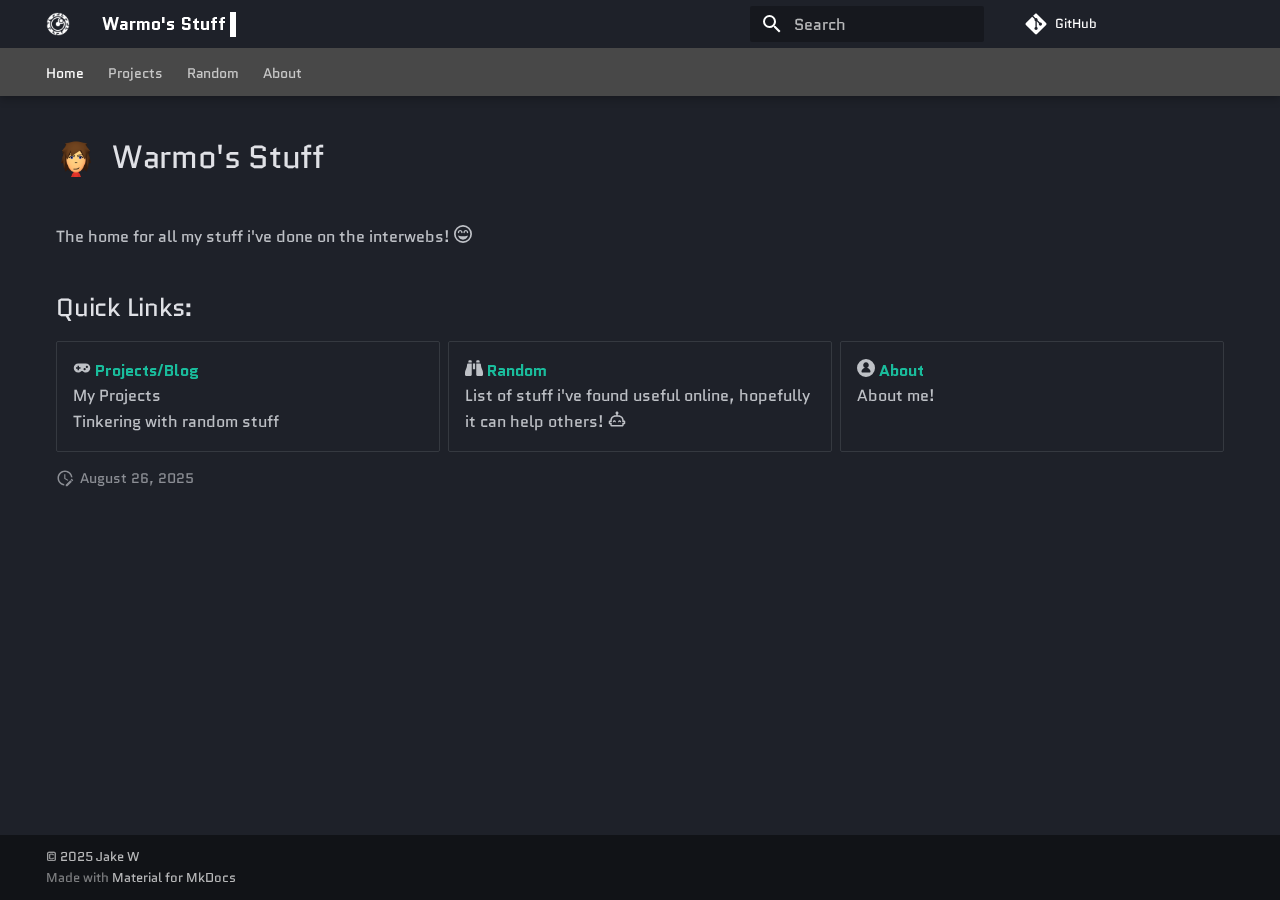
<file: index.html>
<!doctype html>
<html lang="en" class="no-js">
  <head>
    
      <meta charset="utf-8">
      <meta name="viewport" content="width=device-width,initial-scale=1">
      
        <meta name="description" content="All of my random projects!">
      
      
      
        <link rel="canonical" href="http://warmolabs.tf/">
      
      
      
        <link rel="next" href="random/">
      
      
      <link rel="icon" href="images/icons/maze-cornea-t.png">
      <meta name="generator" content="mkdocs-1.6.1, mkdocs-material-9.6.19">
    
    

      
        <title>Home - Warmo's Stuff</title>
      
    
<link rel="apple-touch-icon" href="/images/icons/maze-cornea-180.png" sizes="180x180">

    
      <link rel="stylesheet" href="assets/stylesheets/main.7e37652d.min.css">
      
        
        <link rel="stylesheet" href="assets/stylesheets/palette.06af60db.min.css">
      
      


    
    
      
    
    
      
        
        
        <link rel="preconnect" href="https://fonts.gstatic.com" crossorigin>
        <link rel="stylesheet" href="https://fonts.googleapis.com/css?family=Quantico:300,300i,400,400i,700,700i%7CRoboto+Mono:400,400i,700,700i&display=fallback">
        <style>:root{--md-text-font:"Quantico";--md-code-font:"Roboto Mono"}</style>
      
    
    
      <link rel="stylesheet" href="stylesheets/extra.css">
    
    <script>__md_scope=new URL(".",location),__md_hash=e=>[...e].reduce(((e,_)=>(e<<5)-e+_.charCodeAt(0)),0),__md_get=(e,_=localStorage,t=__md_scope)=>JSON.parse(_.getItem(t.pathname+"."+e)),__md_set=(e,_,t=localStorage,a=__md_scope)=>{try{t.setItem(a.pathname+"."+e,JSON.stringify(_))}catch(e){}}</script>
    
      
  


  
  

<script id="__analytics">function __md_analytics(){function e(){dataLayer.push(arguments)}window.dataLayer=window.dataLayer||[],e("js",new Date),e("config","G-PPVP3M5SH8"),document.addEventListener("DOMContentLoaded",(function(){document.forms.search&&document.forms.search.query.addEventListener("blur",(function(){this.value&&e("event","search",{search_term:this.value})}));document$.subscribe((function(){var t=document.forms.feedback;if(void 0!==t)for(var a of t.querySelectorAll("[type=submit]"))a.addEventListener("click",(function(a){a.preventDefault();var n=document.location.pathname,d=this.getAttribute("data-md-value");e("event","feedback",{page:n,data:d}),t.firstElementChild.disabled=!0;var r=t.querySelector(".md-feedback__note [data-md-value='"+d+"']");r&&(r.hidden=!1)})),t.hidden=!1})),location$.subscribe((function(t){e("config","G-PPVP3M5SH8",{page_path:t.pathname})}))}));var t=document.createElement("script");t.async=!0,t.src="https://www.googletagmanager.com/gtag/js?id=G-PPVP3M5SH8",document.getElementById("__analytics").insertAdjacentElement("afterEnd",t)}</script>
  
    <script>"undefined"!=typeof __md_analytics&&__md_analytics()</script>
  

    
    
      
        <meta  property="og:type"  content="website" >
      
        <meta  property="og:title"  content="Warmo's Stuff" >
      
        <meta  property="og:description"  content="All of my random projects!" >
      
        <meta  property="og:image"  content="http://warmolabs.tf/assets/images/social/index.png" >
      
        <meta  property="og:image:type"  content="image/png" >
      
        <meta  property="og:image:width"  content="1200" >
      
        <meta  property="og:image:height"  content="630" >
      
        <meta  property="og:url"  content="http://warmolabs.tf/" >
      
        <meta  name="twitter:card"  content="summary_large_image" >
      
        <meta  name="twitter:title"  content="Warmo's Stuff" >
      
        <meta  name="twitter:description"  content="All of my random projects!" >
      
        <meta  name="twitter:image"  content="http://warmolabs.tf/assets/images/social/index.png" >
      
    
    
  </head>
  
  
    
    
    
    
    
    <body dir="ltr" data-md-color-scheme="slate" data-md-color-primary="custom" data-md-color-accent="orange">
  
    
    <input class="md-toggle" data-md-toggle="drawer" type="checkbox" id="__drawer" autocomplete="off">
    <input class="md-toggle" data-md-toggle="search" type="checkbox" id="__search" autocomplete="off">
    <label class="md-overlay" for="__drawer"></label>
    <div data-md-component="skip">
      
        
        <a href="#warmos-stuff" class="md-skip">
          Skip to content
        </a>
      
    </div>
    <div data-md-component="announce">
      
    </div>
    
    
      

  

<header class="md-header md-header--shadow md-header--lifted" data-md-component="header">
  <nav class="md-header__inner md-grid" aria-label="Header">
    <a href="." title="Warmo&#39;s Stuff" class="md-header__button md-logo" aria-label="Warmo's Stuff" data-md-component="logo">
      
  <img src="images/icons/maze-cornea.png" alt="logo">

    </a>
    <label class="md-header__button md-icon" for="__drawer">
      
      <svg xmlns="http://www.w3.org/2000/svg" viewBox="0 0 24 24"><path d="M3 6h18v2H3zm0 5h18v2H3zm0 5h18v2H3z"/></svg>
    </label>
    <div class="md-header__title" data-md-component="header-title">
      <div class="md-header__ellipsis">
        <div class="md-header__topic">
          <span class="md-ellipsis">
            Warmo's Stuff
          </span>
        </div>
        <div class="md-header__topic" data-md-component="header-topic">
          <span class="md-ellipsis">
            
              Home
            
          </span>
        </div>
      </div>
    </div>
    
      
    
    
    
    
      
      
        <label class="md-header__button md-icon" for="__search">
          
          <svg xmlns="http://www.w3.org/2000/svg" viewBox="0 0 24 24"><path d="M9.5 3A6.5 6.5 0 0 1 16 9.5c0 1.61-.59 3.09-1.56 4.23l.27.27h.79l5 5-1.5 1.5-5-5v-.79l-.27-.27A6.52 6.52 0 0 1 9.5 16 6.5 6.5 0 0 1 3 9.5 6.5 6.5 0 0 1 9.5 3m0 2C7 5 5 7 5 9.5S7 14 9.5 14 14 12 14 9.5 12 5 9.5 5"/></svg>
        </label>
        <div class="md-search" data-md-component="search" role="dialog">
  <label class="md-search__overlay" for="__search"></label>
  <div class="md-search__inner" role="search">
    <form class="md-search__form" name="search">
      <input type="text" class="md-search__input" name="query" aria-label="Search" placeholder="Search" autocapitalize="off" autocorrect="off" autocomplete="off" spellcheck="false" data-md-component="search-query" required>
      <label class="md-search__icon md-icon" for="__search">
        
        <svg xmlns="http://www.w3.org/2000/svg" viewBox="0 0 24 24"><path d="M9.5 3A6.5 6.5 0 0 1 16 9.5c0 1.61-.59 3.09-1.56 4.23l.27.27h.79l5 5-1.5 1.5-5-5v-.79l-.27-.27A6.52 6.52 0 0 1 9.5 16 6.5 6.5 0 0 1 3 9.5 6.5 6.5 0 0 1 9.5 3m0 2C7 5 5 7 5 9.5S7 14 9.5 14 14 12 14 9.5 12 5 9.5 5"/></svg>
        
        <svg xmlns="http://www.w3.org/2000/svg" viewBox="0 0 24 24"><path d="M20 11v2H8l5.5 5.5-1.42 1.42L4.16 12l7.92-7.92L13.5 5.5 8 11z"/></svg>
      </label>
      <nav class="md-search__options" aria-label="Search">
        
        <button type="reset" class="md-search__icon md-icon" title="Clear" aria-label="Clear" tabindex="-1">
          
          <svg xmlns="http://www.w3.org/2000/svg" viewBox="0 0 24 24"><path d="M19 6.41 17.59 5 12 10.59 6.41 5 5 6.41 10.59 12 5 17.59 6.41 19 12 13.41 17.59 19 19 17.59 13.41 12z"/></svg>
        </button>
      </nav>
      
    </form>
    <div class="md-search__output">
      <div class="md-search__scrollwrap" tabindex="0" data-md-scrollfix>
        <div class="md-search-result" data-md-component="search-result">
          <div class="md-search-result__meta">
            Initializing search
          </div>
          <ol class="md-search-result__list" role="presentation"></ol>
        </div>
      </div>
    </div>
  </div>
</div>
      
    
    
      <div class="md-header__source">
        <a href="https://github.com/Warmo/warmo.github.io" title="Go to repository" class="md-source" data-md-component="source">
  <div class="md-source__icon md-icon">
    
    <svg xmlns="http://www.w3.org/2000/svg" viewBox="0 0 448 512"><!--! Font Awesome Free 7.0.0 by @fontawesome - https://fontawesome.com License - https://fontawesome.com/license/free (Icons: CC BY 4.0, Fonts: SIL OFL 1.1, Code: MIT License) Copyright 2025 Fonticons, Inc.--><path fill="currentColor" d="M439.6 236.1 244 40.5c-5.4-5.5-12.8-8.5-20.4-8.5s-15 3-20.4 8.4L162.5 81l51.5 51.5c27.1-9.1 52.7 16.8 43.4 43.7l49.7 49.7c34.2-11.8 61.2 31 35.5 56.7-26.5 26.5-70.2-2.9-56-37.3L240.3 199v121.9c25.3 12.5 22.3 41.8 9.1 55-6.4 6.4-15.2 10.1-24.3 10.1s-17.8-3.6-24.3-10.1c-17.6-17.6-11.1-46.9 11.2-56v-123c-20.8-8.5-24.6-30.7-18.6-45L142.6 101 8.5 235.1C3 240.6 0 247.9 0 255.5s3 15 8.5 20.4l195.6 195.7c5.4 5.4 12.7 8.4 20.4 8.4s15-3 20.4-8.4l194.7-194.7c5.4-5.4 8.4-12.8 8.4-20.4s-3-15-8.4-20.4"/></svg>
  </div>
  <div class="md-source__repository">
    GitHub
  </div>
</a>
      </div>
    
  </nav>
  
    
      
<nav class="md-tabs" aria-label="Tabs" data-md-component="tabs">
  <div class="md-grid">
    <ul class="md-tabs__list">
      
        
  
  
  
    
  
  
    <li class="md-tabs__item md-tabs__item--active">
      <a href="." class="md-tabs__link">
        
  
  
    
  
  Home

      </a>
    </li>
  

      
        
  
  
  
  
    <li class="md-tabs__item">
      <a href="work/" class="md-tabs__link">
        
  
  
    
  
  Projects

      </a>
    </li>
  

      
        
  
  
  
  
    <li class="md-tabs__item">
      <a href="random/" class="md-tabs__link">
        
  
  
    
  
  Random

      </a>
    </li>
  

      
        
  
  
  
  
    <li class="md-tabs__item">
      <a href="about/" class="md-tabs__link">
        
  
  
    
  
  About

      </a>
    </li>
  

      
    </ul>
  </div>
</nav>
    
  
</header>
    
    <div class="md-container" data-md-component="container">
      
      
        
      
      <main class="md-main" data-md-component="main">
        <div class="md-main__inner md-grid">
          
            
              
                
              
              <div class="md-sidebar md-sidebar--primary" data-md-component="sidebar" data-md-type="navigation" hidden>
                <div class="md-sidebar__scrollwrap">
                  <div class="md-sidebar__inner">
                    


  


  

<nav class="md-nav md-nav--primary md-nav--lifted md-nav--integrated" aria-label="Navigation" data-md-level="0">
  <label class="md-nav__title" for="__drawer">
    <a href="." title="Warmo&#39;s Stuff" class="md-nav__button md-logo" aria-label="Warmo's Stuff" data-md-component="logo">
      
  <img src="images/icons/maze-cornea.png" alt="logo">

    </a>
    Warmo's Stuff
  </label>
  
    <div class="md-nav__source">
      <a href="https://github.com/Warmo/warmo.github.io" title="Go to repository" class="md-source" data-md-component="source">
  <div class="md-source__icon md-icon">
    
    <svg xmlns="http://www.w3.org/2000/svg" viewBox="0 0 448 512"><!--! Font Awesome Free 7.0.0 by @fontawesome - https://fontawesome.com License - https://fontawesome.com/license/free (Icons: CC BY 4.0, Fonts: SIL OFL 1.1, Code: MIT License) Copyright 2025 Fonticons, Inc.--><path fill="currentColor" d="M439.6 236.1 244 40.5c-5.4-5.5-12.8-8.5-20.4-8.5s-15 3-20.4 8.4L162.5 81l51.5 51.5c27.1-9.1 52.7 16.8 43.4 43.7l49.7 49.7c34.2-11.8 61.2 31 35.5 56.7-26.5 26.5-70.2-2.9-56-37.3L240.3 199v121.9c25.3 12.5 22.3 41.8 9.1 55-6.4 6.4-15.2 10.1-24.3 10.1s-17.8-3.6-24.3-10.1c-17.6-17.6-11.1-46.9 11.2-56v-123c-20.8-8.5-24.6-30.7-18.6-45L142.6 101 8.5 235.1C3 240.6 0 247.9 0 255.5s3 15 8.5 20.4l195.6 195.7c5.4 5.4 12.7 8.4 20.4 8.4s15-3 20.4-8.4l194.7-194.7c5.4-5.4 8.4-12.8 8.4-20.4s-3-15-8.4-20.4"/></svg>
  </div>
  <div class="md-source__repository">
    GitHub
  </div>
</a>
    </div>
  
  <ul class="md-nav__list" data-md-scrollfix>
    
      
      
  
  
    
  
  
  
    <li class="md-nav__item md-nav__item--active">
      
      <input class="md-nav__toggle md-toggle" type="checkbox" id="__toc">
      
      
        
      
      
        <label class="md-nav__link md-nav__link--active" for="__toc">
          
  
  
  <span class="md-ellipsis">
    Home
    
  </span>
  

          <span class="md-nav__icon md-icon"></span>
        </label>
      
      <a href="." class="md-nav__link md-nav__link--active">
        
  
  
  <span class="md-ellipsis">
    Home
    
  </span>
  

      </a>
      
        

<nav class="md-nav md-nav--secondary" aria-label="Table of contents">
  
  
  
    
  
  
    <label class="md-nav__title" for="__toc">
      <span class="md-nav__icon md-icon"></span>
      Table of contents
    </label>
    <ul class="md-nav__list" data-md-component="toc" data-md-scrollfix>
      
        <li class="md-nav__item">
  <a href="#quick-links" class="md-nav__link">
    <span class="md-ellipsis">
      Quick Links:
    </span>
  </a>
  
</li>
      
    </ul>
  
</nav>
      
    </li>
  

    
      
      
  
  
  
  
    <li class="md-nav__item">
      <a href="work/" class="md-nav__link">
        
  
  
  <span class="md-ellipsis">
    Projects
    
  </span>
  

      </a>
    </li>
  

    
      
      
  
  
  
  
    <li class="md-nav__item">
      <a href="random/" class="md-nav__link">
        
  
  
  <span class="md-ellipsis">
    Random
    
  </span>
  

      </a>
    </li>
  

    
      
      
  
  
  
  
    <li class="md-nav__item">
      <a href="about/" class="md-nav__link">
        
  
  
  <span class="md-ellipsis">
    About
    
  </span>
  

      </a>
    </li>
  

    
  </ul>
</nav>
                  </div>
                </div>
              </div>
            
            
          
          
            <div class="md-content" data-md-component="content">
              <article class="md-content__inner md-typeset">
                
                  
  



  
  


<p><img align="left" alt="Mii" src="images/mii.png" width="40" /></p>
<h1 id="warmos-stuff">Warmo's Stuff</h1>
<p><br>The home for all my stuff i've done on the interwebs!  <span class="twemoji"><svg xmlns="http://www.w3.org/2000/svg" viewBox="0 0 512 512"><!--! Font Awesome Free 7.0.0 by @fontawesome - https://fontawesome.com License - https://fontawesome.com/license/free (Icons: CC BY 4.0, Fonts: SIL OFL 1.1, Code: MIT License) Copyright 2025 Fonticons, Inc.--><path fill="currentColor" d="M464 256a208 208 0 1 0-416 0 208 208 0 1 0 416 0M0 256a256 256 0 1 1 512 0 256 256 0 1 1-512 0m372.2 46.3c11.8-3.6 23.7 6.1 19.6 17.8-19.8 55.9-73.1 96-135.8 96s-116-40-135.8-95.9c-4.1-11.6 7.8-21.4 19.6-17.8 34.7 10.6 74.2 16.5 116.1 16.5 42 0 81.5-6 116.3-16.6M176 180c-15.5 0-28 12.5-28 28v8c0 11-9 20-20 20s-20-9-20-20v-8c0-37.6 30.4-68 68-68s68 30.4 68 68v8c0 11-9 20-20 20s-20-9-20-20v-8c0-15.5-12.5-28-28-28m132 28v8c0 11-9 20-20 20s-20-9-20-20v-8c0-37.6 30.4-68 68-68s68 30.4 68 68v8c0 11-9 20-20 20s-20-9-20-20v-8c0-15.5-12.5-28-28-28s-28 12.5-28 28"/></svg></span></p>
<h2 id="quick-links">Quick Links:</h2>
<div class="grid cards">
<ul>
<li><span class="twemoji"><svg xmlns="http://www.w3.org/2000/svg" viewBox="0 0 24 24"><path d="M7 6h10a6 6 0 0 1 6 6 6 6 0 0 1-6 6c-1.78 0-3.37-.77-4.47-2h-1.06c-1.1 1.23-2.69 2-4.47 2a6 6 0 0 1-6-6 6 6 0 0 1 6-6M6 9v2H4v2h2v2h2v-2h2v-2H8V9zm9.5 3a1.5 1.5 0 0 0-1.5 1.5 1.5 1.5 0 0 0 1.5 1.5 1.5 1.5 0 0 0 1.5-1.5 1.5 1.5 0 0 0-1.5-1.5m3-3a1.5 1.5 0 0 0-1.5 1.5 1.5 1.5 0 0 0 1.5 1.5 1.5 1.5 0 0 0 1.5-1.5A1.5 1.5 0 0 0 18.5 9"/></svg></span> <a href="work/"><strong>Projects/Blog</strong></a><br>
My Projects<br>
Tinkering with random stuff</li>
<li><span class="twemoji"><svg xmlns="http://www.w3.org/2000/svg" viewBox="0 0 512 512"><!--! Font Awesome Free 7.0.0 by @fontawesome - https://fontawesome.com License - https://fontawesome.com/license/free (Icons: CC BY 4.0, Fonts: SIL OFL 1.1, Code: MIT License) Copyright 2025 Fonticons, Inc.--><path fill="currentColor" d="M128 32h32c17.7 0 32 14.3 32 32v32H96V64c0-17.7 14.3-32 32-32m64 96v320c0 17.7-14.3 32-32 32H32c-17.7 0-32-14.3-32-32v-59.1c0-34.6 9.4-68.6 27.2-98.3C40.9 267.8 49.7 242.4 53 216l7.5-60c2-16 15.6-28 31.8-28h99.8zm227.8 0c16.1 0 29.8 12 31.8 28l7.4 60c3.3 26.4 12.1 51.8 25.8 74.6 17.8 29.7 27.2 63.7 27.2 98.3V448c0 17.7-14.3 32-32 32H352c-17.7 0-32-14.3-32-32V128zM320 64c0-17.7 14.3-32 32-32h32c17.7 0 32 14.3 32 32v32h-96zm-32 64v160h-64V128z"/></svg></span> <a href="random/"><strong>Random</strong></a><br>
List of stuff i've found useful online, hopefully it can help others! <span class="twemoji"><svg xmlns="http://www.w3.org/2000/svg" viewBox="0 0 24 24"><path d="M10.5 15.5c0 .37-.1.7-.28 1-.34-.59-.98-1-1.72-1s-1.38.41-1.72 1c-.17-.3-.28-.63-.28-1 0-1.1.9-2 2-2s2 .9 2 2M23 15v3c0 .55-.45 1-1 1h-1v1c0 1.11-.89 2-2 2H5a2 2 0 0 1-2-2v-1H2c-.55 0-1-.45-1-1v-3c0-.55.45-1 1-1h1c0-3.87 3.13-7 7-7h1V5.73c-.6-.34-1-.99-1-1.73 0-1.1.9-2 2-2s2 .9 2 2c0 .74-.4 1.39-1 1.73V7h1c3.87 0 7 3.13 7 7h1c.55 0 1 .45 1 1m-2 1h-2v-2c0-2.76-2.24-5-5-5h-4c-2.76 0-5 2.24-5 5v2H3v1h2v3h14v-3h2zm-5.5-2.5c-1.1 0-2 .9-2 2 0 .37.11.7.28 1 .34-.59.98-1 1.72-1s1.38.41 1.72 1c.18-.3.28-.63.28-1a2 2 0 0 0-2-2"/></svg></span></li>
<li><span class="twemoji"><svg xmlns="http://www.w3.org/2000/svg" viewBox="0 0 16 16"><path d="M8 16A8 8 0 1 1 8 0a8 8 0 0 1 0 16m.847-8.145a2.502 2.502 0 1 0-1.694 0C5.471 8.261 4 9.775 4 11c0 .395.145.995 1 .995h6c.855 0 1-.6 1-.995 0-1.224-1.47-2.74-3.153-3.145"/></svg></span> <a href="about/"><strong>About</strong></a><br>
About me!</li>
</ul>
</div>







  
    
  
  


  <aside class="md-source-file">
    
      
  <span class="md-source-file__fact">
    <span class="md-icon" title="Last update">
      <svg xmlns="http://www.w3.org/2000/svg" viewBox="0 0 24 24"><path d="M21 13.1c-.1 0-.3.1-.4.2l-1 1 2.1 2.1 1-1c.2-.2.2-.6 0-.8l-1.3-1.3c-.1-.1-.2-.2-.4-.2m-1.9 1.8-6.1 6V23h2.1l6.1-6.1zM12.5 7v5.2l4 2.4-1 1L11 13V7zM11 21.9c-5.1-.5-9-4.8-9-9.9C2 6.5 6.5 2 12 2c5.3 0 9.6 4.1 10 9.3-.3-.1-.6-.2-1-.2s-.7.1-1 .2C19.6 7.2 16.2 4 12 4c-4.4 0-8 3.6-8 8 0 4.1 3.1 7.5 7.1 7.9l-.1.2z"/></svg>
    </span>
    <span class="git-revision-date-localized-plugin git-revision-date-localized-plugin-date" title="August 26, 2025 09:54:04 UTC">August 26, 2025</span>
  </span>

    
    
    
    
  </aside>


  


  



                
              </article>
            </div>
          
          
<script>var target=document.getElementById(location.hash.slice(1));target&&target.name&&(target.checked=target.name.startsWith("__tabbed_"))</script>
        </div>
        
      </main>
      
        <footer class="md-footer">
  
  <div class="md-footer-meta md-typeset">
    <div class="md-footer-meta__inner md-grid">
      <div class="md-copyright">
  
    <div class="md-copyright__highlight">
      &copy; 2025 <a href="https://github.com/Warmo"  target="_blank" rel="noopener">Jake W</a>

    </div>
  
  
    Made with
    <a href="https://squidfunk.github.io/mkdocs-material/" target="_blank" rel="noopener">
      Material for MkDocs
    </a>
  
</div>
      
    </div>
  </div>
</footer>
      
    </div>
    <div class="md-dialog" data-md-component="dialog">
      <div class="md-dialog__inner md-typeset"></div>
    </div>
    
    
    
      
      <script id="__config" type="application/json">{"base": ".", "features": "navigation.instant navigation.tracking navigation.sections navigation.tabs navigation.tabs.sticky toc.integrate search.highlight", "search": "assets/javascripts/workers/search.973d3a69.min.js", "tags": null, "translations": {"clipboard.copied": "Copied to clipboard", "clipboard.copy": "Copy to clipboard", "search.result.more.one": "1 more on this page", "search.result.more.other": "# more on this page", "search.result.none": "No matching documents", "search.result.one": "1 matching document", "search.result.other": "# matching documents", "search.result.placeholder": "Type to start searching", "search.result.term.missing": "Missing", "select.version": "Select version"}, "version": null}</script>
    
    
      <script src="assets/javascripts/bundle.92b07e13.min.js"></script>
      
        <script src="js/open_in_new_tab.js"></script>
      
    
  </body>
</html>
</file>
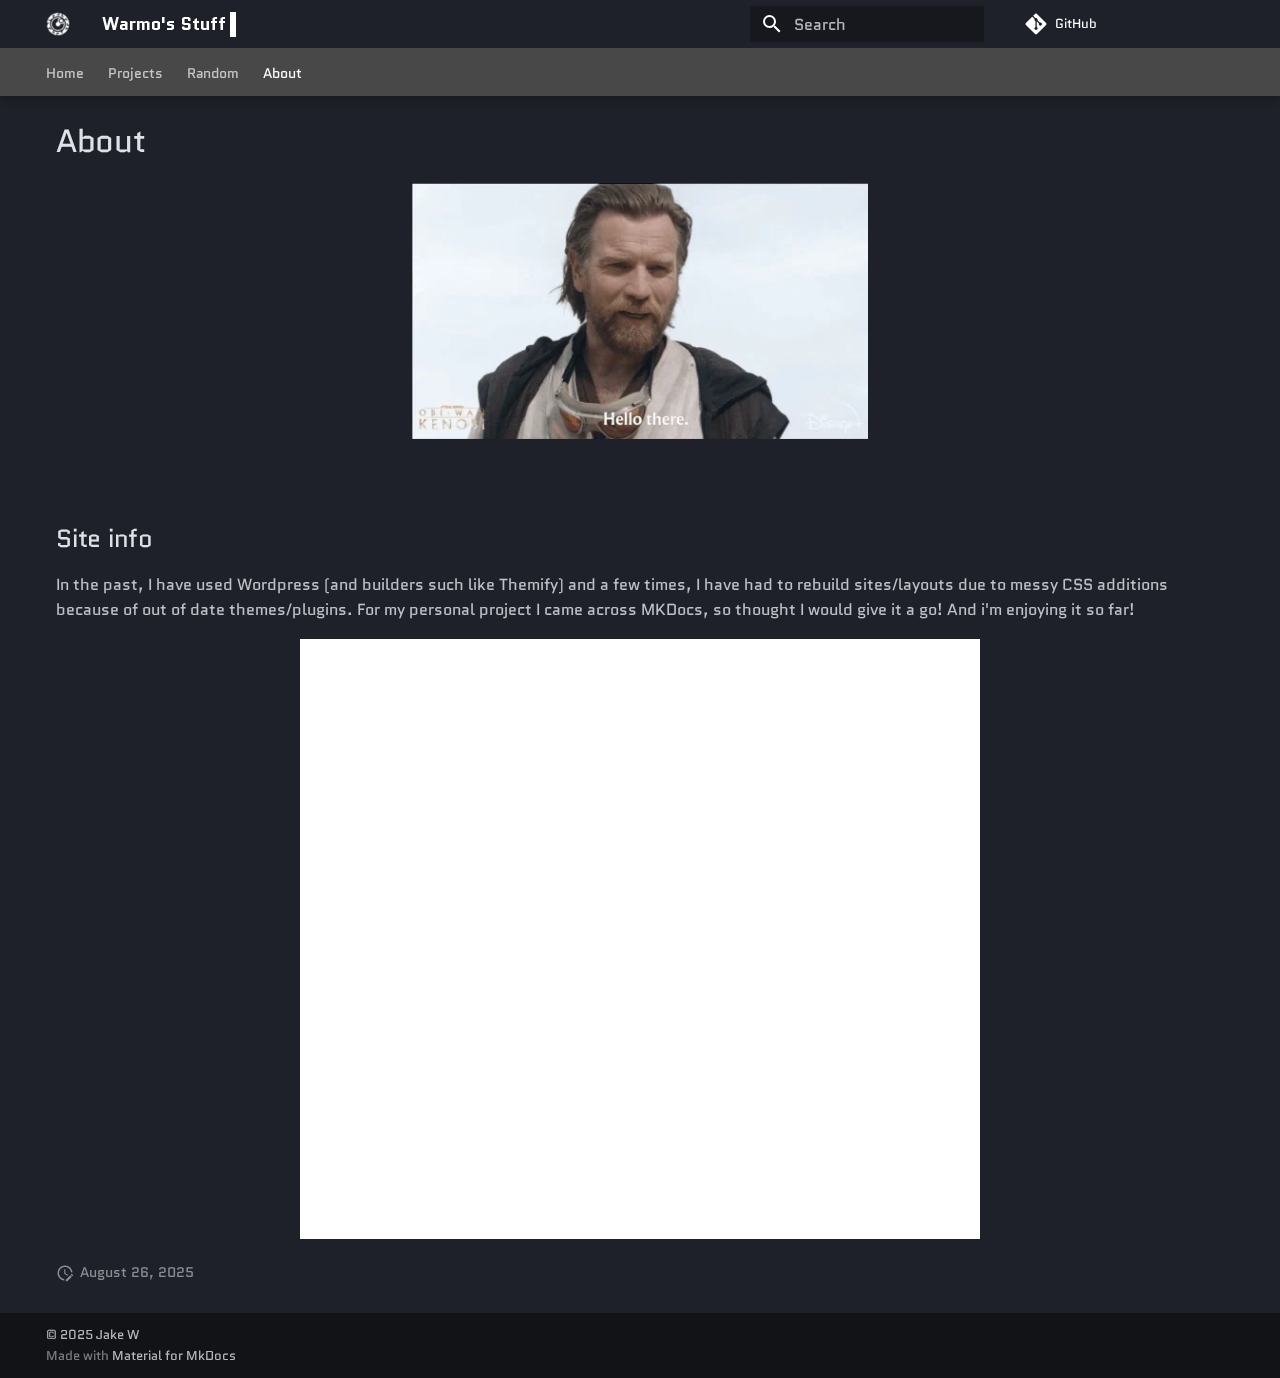
<file: about/index.html>
<!doctype html>
<html lang="en" class="no-js">
  <head>
    
      <meta charset="utf-8">
      <meta name="viewport" content="width=device-width,initial-scale=1">
      
        <meta name="description" content="All of my random projects!">
      
      
      
        <link rel="canonical" href="http://warmolabs.tf/about/">
      
      
        <link rel="prev" href="../random/">
      
      
      
      <link rel="icon" href="../images/icons/maze-cornea-t.png">
      <meta name="generator" content="mkdocs-1.6.1, mkdocs-material-9.6.18">
    
    

      
        <title>About - Warmo's Stuff</title>
      
    
<link rel="apple-touch-icon" href="/images/icons/maze-cornea-180.png" sizes="180x180">

    
      <link rel="stylesheet" href="../assets/stylesheets/main.7e37652d.min.css">
      
        
        <link rel="stylesheet" href="../assets/stylesheets/palette.06af60db.min.css">
      
      


    
    
      
    
    
      
        
        
        <link rel="preconnect" href="https://fonts.gstatic.com" crossorigin>
        <link rel="stylesheet" href="https://fonts.googleapis.com/css?family=Quantico:300,300i,400,400i,700,700i%7CRoboto+Mono:400,400i,700,700i&display=fallback">
        <style>:root{--md-text-font:"Quantico";--md-code-font:"Roboto Mono"}</style>
      
    
    
      <link rel="stylesheet" href="../stylesheets/extra.css">
    
    <script>__md_scope=new URL("..",location),__md_hash=e=>[...e].reduce(((e,_)=>(e<<5)-e+_.charCodeAt(0)),0),__md_get=(e,_=localStorage,t=__md_scope)=>JSON.parse(_.getItem(t.pathname+"."+e)),__md_set=(e,_,t=localStorage,a=__md_scope)=>{try{t.setItem(a.pathname+"."+e,JSON.stringify(_))}catch(e){}}</script>
    
      
  


  
  

<script id="__analytics">function __md_analytics(){function e(){dataLayer.push(arguments)}window.dataLayer=window.dataLayer||[],e("js",new Date),e("config","G-PPVP3M5SH8"),document.addEventListener("DOMContentLoaded",(function(){document.forms.search&&document.forms.search.query.addEventListener("blur",(function(){this.value&&e("event","search",{search_term:this.value})}));document$.subscribe((function(){var t=document.forms.feedback;if(void 0!==t)for(var a of t.querySelectorAll("[type=submit]"))a.addEventListener("click",(function(a){a.preventDefault();var n=document.location.pathname,d=this.getAttribute("data-md-value");e("event","feedback",{page:n,data:d}),t.firstElementChild.disabled=!0;var r=t.querySelector(".md-feedback__note [data-md-value='"+d+"']");r&&(r.hidden=!1)})),t.hidden=!1})),location$.subscribe((function(t){e("config","G-PPVP3M5SH8",{page_path:t.pathname})}))}));var t=document.createElement("script");t.async=!0,t.src="https://www.googletagmanager.com/gtag/js?id=G-PPVP3M5SH8",document.getElementById("__analytics").insertAdjacentElement("afterEnd",t)}</script>
  
    <script>"undefined"!=typeof __md_analytics&&__md_analytics()</script>
  

    
    
      
        <meta  property="og:type"  content="website" >
      
        <meta  property="og:title"  content="About - Warmo's Stuff" >
      
        <meta  property="og:description"  content="All of my random projects!" >
      
        <meta  property="og:image"  content="http://warmolabs.tf/assets/images/social/about.png" >
      
        <meta  property="og:image:type"  content="image/png" >
      
        <meta  property="og:image:width"  content="1200" >
      
        <meta  property="og:image:height"  content="630" >
      
        <meta  property="og:url"  content="http://warmolabs.tf/about/" >
      
        <meta  name="twitter:card"  content="summary_large_image" >
      
        <meta  name="twitter:title"  content="About - Warmo's Stuff" >
      
        <meta  name="twitter:description"  content="All of my random projects!" >
      
        <meta  name="twitter:image"  content="http://warmolabs.tf/assets/images/social/about.png" >
      
    
    
  </head>
  
  
    
    
    
    
    
    <body dir="ltr" data-md-color-scheme="slate" data-md-color-primary="custom" data-md-color-accent="orange">
  
    
    <input class="md-toggle" data-md-toggle="drawer" type="checkbox" id="__drawer" autocomplete="off">
    <input class="md-toggle" data-md-toggle="search" type="checkbox" id="__search" autocomplete="off">
    <label class="md-overlay" for="__drawer"></label>
    <div data-md-component="skip">
      
        
        <a href="#about" class="md-skip">
          Skip to content
        </a>
      
    </div>
    <div data-md-component="announce">
      
    </div>
    
    
      

  

<header class="md-header md-header--shadow md-header--lifted" data-md-component="header">
  <nav class="md-header__inner md-grid" aria-label="Header">
    <a href=".." title="Warmo&#39;s Stuff" class="md-header__button md-logo" aria-label="Warmo's Stuff" data-md-component="logo">
      
  <img src="../images/icons/maze-cornea.png" alt="logo">

    </a>
    <label class="md-header__button md-icon" for="__drawer">
      
      <svg xmlns="http://www.w3.org/2000/svg" viewBox="0 0 24 24"><path d="M3 6h18v2H3zm0 5h18v2H3zm0 5h18v2H3z"/></svg>
    </label>
    <div class="md-header__title" data-md-component="header-title">
      <div class="md-header__ellipsis">
        <div class="md-header__topic">
          <span class="md-ellipsis">
            Warmo's Stuff
          </span>
        </div>
        <div class="md-header__topic" data-md-component="header-topic">
          <span class="md-ellipsis">
            
              About
            
          </span>
        </div>
      </div>
    </div>
    
      
    
    
    
    
      
      
        <label class="md-header__button md-icon" for="__search">
          
          <svg xmlns="http://www.w3.org/2000/svg" viewBox="0 0 24 24"><path d="M9.5 3A6.5 6.5 0 0 1 16 9.5c0 1.61-.59 3.09-1.56 4.23l.27.27h.79l5 5-1.5 1.5-5-5v-.79l-.27-.27A6.52 6.52 0 0 1 9.5 16 6.5 6.5 0 0 1 3 9.5 6.5 6.5 0 0 1 9.5 3m0 2C7 5 5 7 5 9.5S7 14 9.5 14 14 12 14 9.5 12 5 9.5 5"/></svg>
        </label>
        <div class="md-search" data-md-component="search" role="dialog">
  <label class="md-search__overlay" for="__search"></label>
  <div class="md-search__inner" role="search">
    <form class="md-search__form" name="search">
      <input type="text" class="md-search__input" name="query" aria-label="Search" placeholder="Search" autocapitalize="off" autocorrect="off" autocomplete="off" spellcheck="false" data-md-component="search-query" required>
      <label class="md-search__icon md-icon" for="__search">
        
        <svg xmlns="http://www.w3.org/2000/svg" viewBox="0 0 24 24"><path d="M9.5 3A6.5 6.5 0 0 1 16 9.5c0 1.61-.59 3.09-1.56 4.23l.27.27h.79l5 5-1.5 1.5-5-5v-.79l-.27-.27A6.52 6.52 0 0 1 9.5 16 6.5 6.5 0 0 1 3 9.5 6.5 6.5 0 0 1 9.5 3m0 2C7 5 5 7 5 9.5S7 14 9.5 14 14 12 14 9.5 12 5 9.5 5"/></svg>
        
        <svg xmlns="http://www.w3.org/2000/svg" viewBox="0 0 24 24"><path d="M20 11v2H8l5.5 5.5-1.42 1.42L4.16 12l7.92-7.92L13.5 5.5 8 11z"/></svg>
      </label>
      <nav class="md-search__options" aria-label="Search">
        
        <button type="reset" class="md-search__icon md-icon" title="Clear" aria-label="Clear" tabindex="-1">
          
          <svg xmlns="http://www.w3.org/2000/svg" viewBox="0 0 24 24"><path d="M19 6.41 17.59 5 12 10.59 6.41 5 5 6.41 10.59 12 5 17.59 6.41 19 12 13.41 17.59 19 19 17.59 13.41 12z"/></svg>
        </button>
      </nav>
      
    </form>
    <div class="md-search__output">
      <div class="md-search__scrollwrap" tabindex="0" data-md-scrollfix>
        <div class="md-search-result" data-md-component="search-result">
          <div class="md-search-result__meta">
            Initializing search
          </div>
          <ol class="md-search-result__list" role="presentation"></ol>
        </div>
      </div>
    </div>
  </div>
</div>
      
    
    
      <div class="md-header__source">
        <a href="https://github.com/Warmo/My-Site" title="Go to repository" class="md-source" data-md-component="source">
  <div class="md-source__icon md-icon">
    
    <svg xmlns="http://www.w3.org/2000/svg" viewBox="0 0 448 512"><!--! Font Awesome Free 7.0.0 by @fontawesome - https://fontawesome.com License - https://fontawesome.com/license/free (Icons: CC BY 4.0, Fonts: SIL OFL 1.1, Code: MIT License) Copyright 2025 Fonticons, Inc.--><path fill="currentColor" d="M439.6 236.1 244 40.5c-5.4-5.5-12.8-8.5-20.4-8.5s-15 3-20.4 8.4L162.5 81l51.5 51.5c27.1-9.1 52.7 16.8 43.4 43.7l49.7 49.7c34.2-11.8 61.2 31 35.5 56.7-26.5 26.5-70.2-2.9-56-37.3L240.3 199v121.9c25.3 12.5 22.3 41.8 9.1 55-6.4 6.4-15.2 10.1-24.3 10.1s-17.8-3.6-24.3-10.1c-17.6-17.6-11.1-46.9 11.2-56v-123c-20.8-8.5-24.6-30.7-18.6-45L142.6 101 8.5 235.1C3 240.6 0 247.9 0 255.5s3 15 8.5 20.4l195.6 195.7c5.4 5.4 12.7 8.4 20.4 8.4s15-3 20.4-8.4l194.7-194.7c5.4-5.4 8.4-12.8 8.4-20.4s-3-15-8.4-20.4"/></svg>
  </div>
  <div class="md-source__repository">
    GitHub
  </div>
</a>
      </div>
    
  </nav>
  
    
      
<nav class="md-tabs" aria-label="Tabs" data-md-component="tabs">
  <div class="md-grid">
    <ul class="md-tabs__list">
      
        
  
  
  
  
    <li class="md-tabs__item">
      <a href=".." class="md-tabs__link">
        
  
  
    
  
  Home

      </a>
    </li>
  

      
        
  
  
  
  
    <li class="md-tabs__item">
      <a href="../work/" class="md-tabs__link">
        
  
  
    
  
  Projects

      </a>
    </li>
  

      
        
  
  
  
  
    <li class="md-tabs__item">
      <a href="../random/" class="md-tabs__link">
        
  
  
    
  
  Random

      </a>
    </li>
  

      
        
  
  
  
    
  
  
    <li class="md-tabs__item md-tabs__item--active">
      <a href="./" class="md-tabs__link">
        
  
  
    
  
  About

      </a>
    </li>
  

      
    </ul>
  </div>
</nav>
    
  
</header>
    
    <div class="md-container" data-md-component="container">
      
      
        
      
      <main class="md-main" data-md-component="main">
        <div class="md-main__inner md-grid">
          
            
              
                
              
              <div class="md-sidebar md-sidebar--primary" data-md-component="sidebar" data-md-type="navigation" hidden>
                <div class="md-sidebar__scrollwrap">
                  <div class="md-sidebar__inner">
                    


  


  

<nav class="md-nav md-nav--primary md-nav--lifted md-nav--integrated" aria-label="Navigation" data-md-level="0">
  <label class="md-nav__title" for="__drawer">
    <a href=".." title="Warmo&#39;s Stuff" class="md-nav__button md-logo" aria-label="Warmo's Stuff" data-md-component="logo">
      
  <img src="../images/icons/maze-cornea.png" alt="logo">

    </a>
    Warmo's Stuff
  </label>
  
    <div class="md-nav__source">
      <a href="https://github.com/Warmo/My-Site" title="Go to repository" class="md-source" data-md-component="source">
  <div class="md-source__icon md-icon">
    
    <svg xmlns="http://www.w3.org/2000/svg" viewBox="0 0 448 512"><!--! Font Awesome Free 7.0.0 by @fontawesome - https://fontawesome.com License - https://fontawesome.com/license/free (Icons: CC BY 4.0, Fonts: SIL OFL 1.1, Code: MIT License) Copyright 2025 Fonticons, Inc.--><path fill="currentColor" d="M439.6 236.1 244 40.5c-5.4-5.5-12.8-8.5-20.4-8.5s-15 3-20.4 8.4L162.5 81l51.5 51.5c27.1-9.1 52.7 16.8 43.4 43.7l49.7 49.7c34.2-11.8 61.2 31 35.5 56.7-26.5 26.5-70.2-2.9-56-37.3L240.3 199v121.9c25.3 12.5 22.3 41.8 9.1 55-6.4 6.4-15.2 10.1-24.3 10.1s-17.8-3.6-24.3-10.1c-17.6-17.6-11.1-46.9 11.2-56v-123c-20.8-8.5-24.6-30.7-18.6-45L142.6 101 8.5 235.1C3 240.6 0 247.9 0 255.5s3 15 8.5 20.4l195.6 195.7c5.4 5.4 12.7 8.4 20.4 8.4s15-3 20.4-8.4l194.7-194.7c5.4-5.4 8.4-12.8 8.4-20.4s-3-15-8.4-20.4"/></svg>
  </div>
  <div class="md-source__repository">
    GitHub
  </div>
</a>
    </div>
  
  <ul class="md-nav__list" data-md-scrollfix>
    
      
      
  
  
  
  
    <li class="md-nav__item">
      <a href=".." class="md-nav__link">
        
  
  
  <span class="md-ellipsis">
    Home
    
  </span>
  

      </a>
    </li>
  

    
      
      
  
  
  
  
    <li class="md-nav__item">
      <a href="../work/" class="md-nav__link">
        
  
  
  <span class="md-ellipsis">
    Projects
    
  </span>
  

      </a>
    </li>
  

    
      
      
  
  
  
  
    <li class="md-nav__item">
      <a href="../random/" class="md-nav__link">
        
  
  
  <span class="md-ellipsis">
    Random
    
  </span>
  

      </a>
    </li>
  

    
      
      
  
  
    
  
  
  
    <li class="md-nav__item md-nav__item--active">
      
      <input class="md-nav__toggle md-toggle" type="checkbox" id="__toc">
      
      
        
      
      
        <label class="md-nav__link md-nav__link--active" for="__toc">
          
  
  
  <span class="md-ellipsis">
    About
    
  </span>
  

          <span class="md-nav__icon md-icon"></span>
        </label>
      
      <a href="./" class="md-nav__link md-nav__link--active">
        
  
  
  <span class="md-ellipsis">
    About
    
  </span>
  

      </a>
      
        

<nav class="md-nav md-nav--secondary" aria-label="Table of contents">
  
  
  
    
  
  
    <label class="md-nav__title" for="__toc">
      <span class="md-nav__icon md-icon"></span>
      Table of contents
    </label>
    <ul class="md-nav__list" data-md-component="toc" data-md-scrollfix>
      
        <li class="md-nav__item">
  <a href="#site-info" class="md-nav__link">
    <span class="md-ellipsis">
      Site info
    </span>
  </a>
  
</li>
      
    </ul>
  
</nav>
      
    </li>
  

    
  </ul>
</nav>
                  </div>
                </div>
              </div>
            
            
          
          
            <div class="md-content" data-md-component="content">
              <article class="md-content__inner md-typeset">
                
                  
  



  
  


<h1 id="about">About</h1>
<figure>
  <img alt="" src="../images/hello.webp" width="95%" />
<br />
<figcaption></figcaption>
</figure>
<h2 id="site-info">Site info</h2>
<p>In the past, I have used Wordpress (and builders such like Themify) and a few times, I have had to rebuild sites/layouts due to messy CSS additions because of out of date themes/plugins. For my personal project I came across MKDocs, so thought I would give it a go! And i'm enjoying it so far!</p>
<div align="center">
<iframe src="https://docs.google.com/forms/d/e/1FAIpQLSeUP-QeZECb05LDO-InXPWXro9N_jFP7Cb9wWoAuTiEij2pSQ/viewform?embedded=true" width="680" height="600" frameborder="0" marginheight="0" marginwidth="0">Loading…</iframe>
</div>







  
    
  
  


  <aside class="md-source-file">
    
      
  <span class="md-source-file__fact">
    <span class="md-icon" title="Last update">
      <svg xmlns="http://www.w3.org/2000/svg" viewBox="0 0 24 24"><path d="M21 13.1c-.1 0-.3.1-.4.2l-1 1 2.1 2.1 1-1c.2-.2.2-.6 0-.8l-1.3-1.3c-.1-.1-.2-.2-.4-.2m-1.9 1.8-6.1 6V23h2.1l6.1-6.1zM12.5 7v5.2l4 2.4-1 1L11 13V7zM11 21.9c-5.1-.5-9-4.8-9-9.9C2 6.5 6.5 2 12 2c5.3 0 9.6 4.1 10 9.3-.3-.1-.6-.2-1-.2s-.7.1-1 .2C19.6 7.2 16.2 4 12 4c-4.4 0-8 3.6-8 8 0 4.1 3.1 7.5 7.1 7.9l-.1.2z"/></svg>
    </span>
    <span class="git-revision-date-localized-plugin git-revision-date-localized-plugin-date" title="August 26, 2025 09:54:04 UTC">August 26, 2025</span>
  </span>

    
    
    
    
  </aside>


  


  



                
              </article>
            </div>
          
          
<script>var target=document.getElementById(location.hash.slice(1));target&&target.name&&(target.checked=target.name.startsWith("__tabbed_"))</script>
        </div>
        
      </main>
      
        <footer class="md-footer">
  
  <div class="md-footer-meta md-typeset">
    <div class="md-footer-meta__inner md-grid">
      <div class="md-copyright">
  
    <div class="md-copyright__highlight">
      &copy; 2025 <a href="https://github.com/Warmo"  target="_blank" rel="noopener">Jake W</a>

    </div>
  
  
    Made with
    <a href="https://squidfunk.github.io/mkdocs-material/" target="_blank" rel="noopener">
      Material for MkDocs
    </a>
  
</div>
      
    </div>
  </div>
</footer>
      
    </div>
    <div class="md-dialog" data-md-component="dialog">
      <div class="md-dialog__inner md-typeset"></div>
    </div>
    
    
    
      
      <script id="__config" type="application/json">{"base": "..", "features": "navigation.instant navigation.tracking navigation.sections navigation.tabs navigation.tabs.sticky toc.integrate search.highlight", "search": "../assets/javascripts/workers/search.973d3a69.min.js", "tags": null, "translations": {"clipboard.copied": "Copied to clipboard", "clipboard.copy": "Copy to clipboard", "search.result.more.one": "1 more on this page", "search.result.more.other": "# more on this page", "search.result.none": "No matching documents", "search.result.one": "1 matching document", "search.result.other": "# matching documents", "search.result.placeholder": "Type to start searching", "search.result.term.missing": "Missing", "select.version": "Select version"}, "version": null}</script>
    
    
      <script src="../assets/javascripts/bundle.92b07e13.min.js"></script>
      
        <script src="../js/open_in_new_tab.js"></script>
      
    
  </body>
</html>
</file>
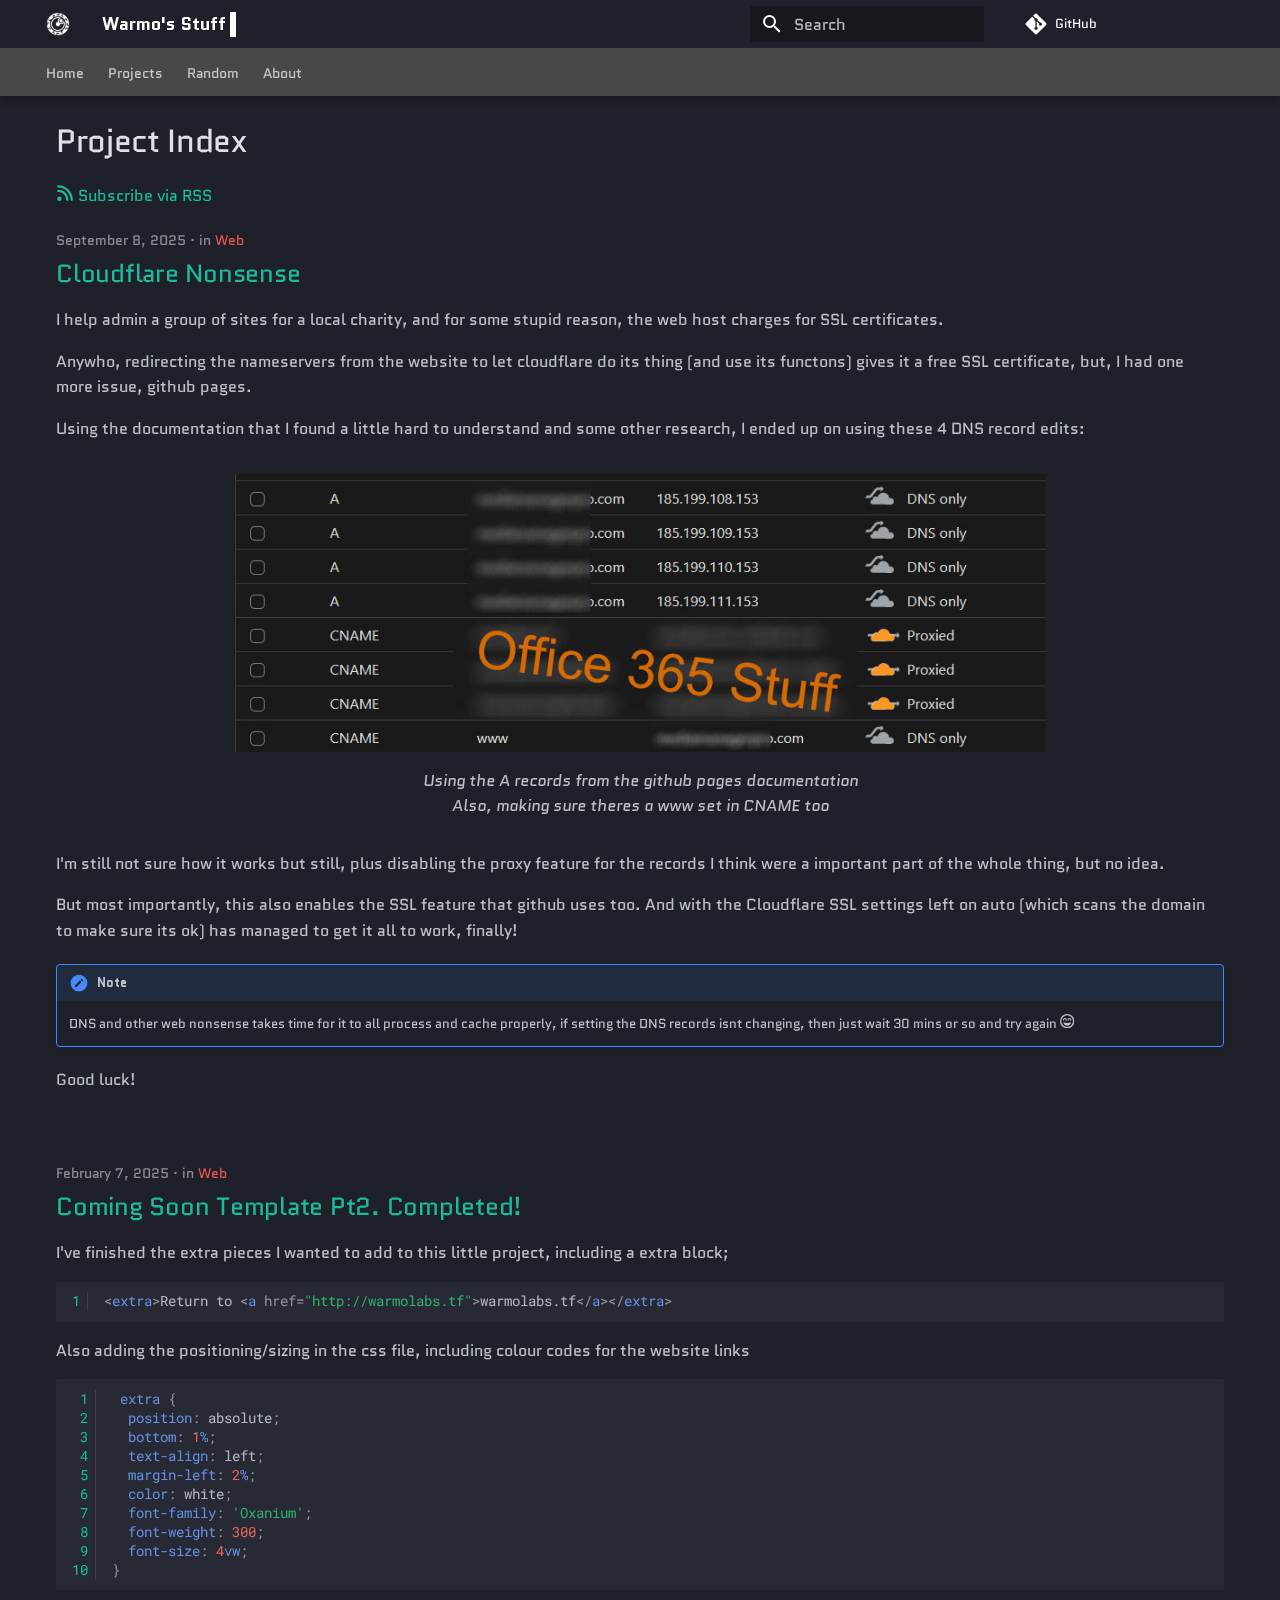
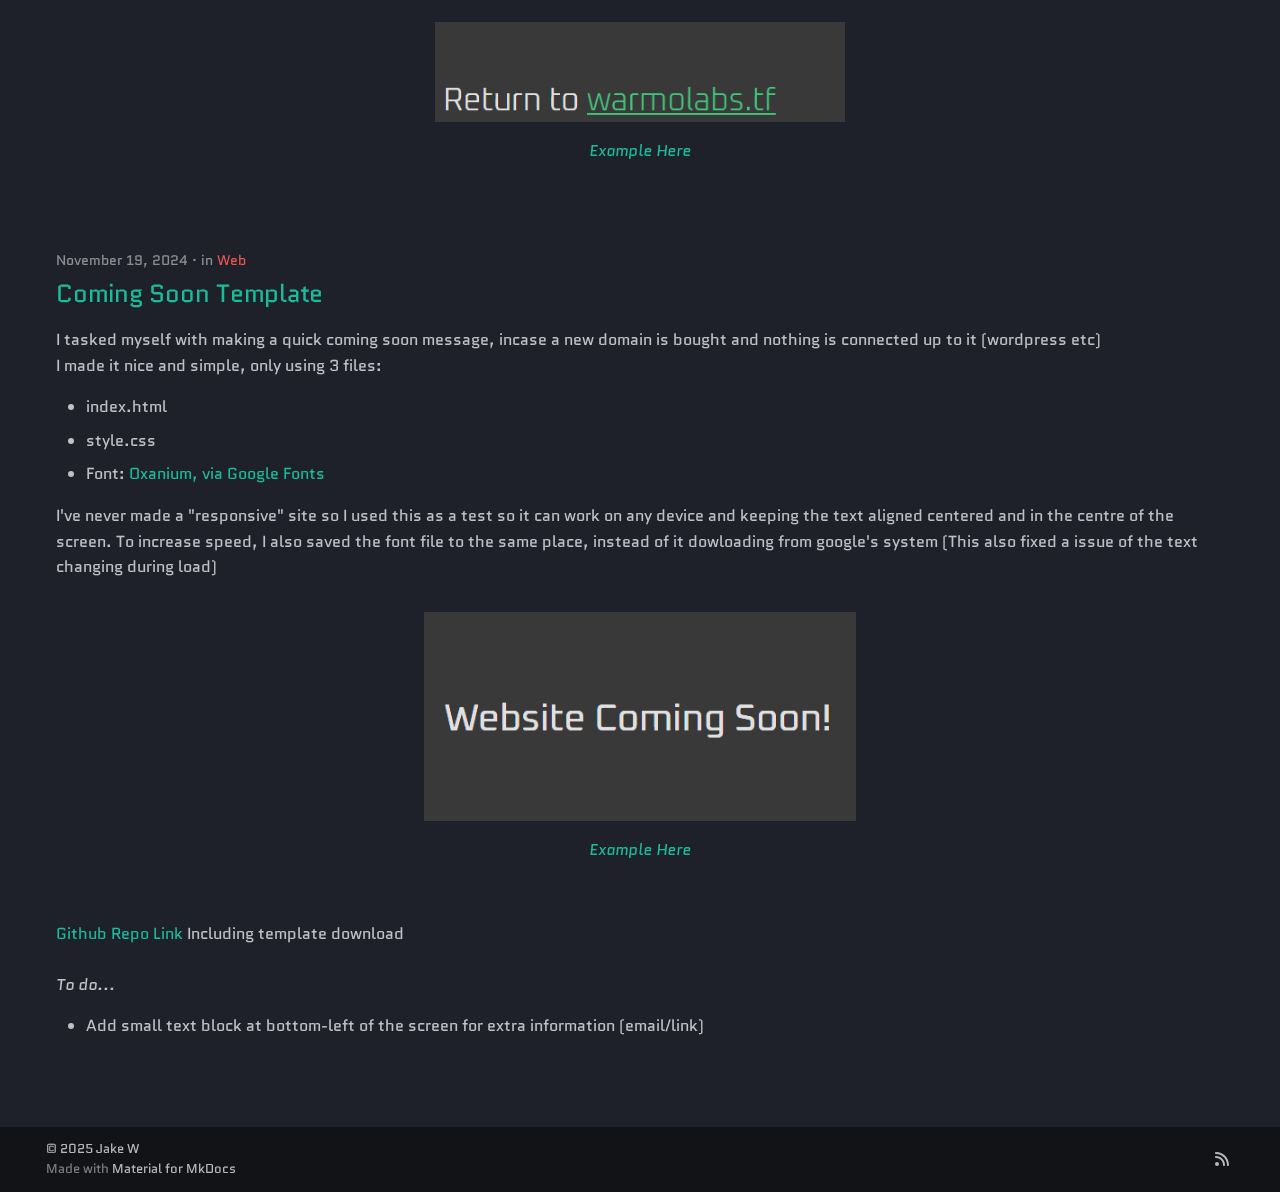
<file: work/index.html>
<!doctype html>
<html lang="en" class="no-js">
  <head>
    
      <meta charset="utf-8">
      <meta name="viewport" content="width=device-width,initial-scale=1">
      
        <meta name="description" content="All of my random projects!">
      
      
      
        <link rel="canonical" href="http://warmolabs.tf/work/">
      
      
        <link rel="prev" href="../random/">
      
      
        <link rel="next" href="category/web/">
      
      
        <link rel="alternate" type="application/rss+xml" title="RSS feed" href="../feed_rss_created.xml">
        <link rel="alternate" type="application/rss+xml" title="RSS feed of updated content" href="../feed_rss_updated.xml">
      
      <link rel="icon" href="../images/icons/maze-cornea-t.png">
      <meta name="generator" content="mkdocs-1.6.1, mkdocs-material-9.6.20">
    
    

      
        <title>Project Index - Warmo's Stuff</title>
      
    
<link rel="apple-touch-icon" href="/images/icons/maze-cornea-180.png" sizes="180x180">

    
      <link rel="stylesheet" href="../assets/stylesheets/main.e53b48f4.min.css">
      
        
        <link rel="stylesheet" href="../assets/stylesheets/palette.06af60db.min.css">
      
      


    
    
      
    
    
      
        
        
        <link rel="preconnect" href="https://fonts.gstatic.com" crossorigin>
        <link rel="stylesheet" href="https://fonts.googleapis.com/css?family=Quantico:300,300i,400,400i,700,700i%7CRoboto+Mono:400,400i,700,700i&display=fallback">
        <style>:root{--md-text-font:"Quantico";--md-code-font:"Roboto Mono"}</style>
      
    
    
      <link rel="stylesheet" href="../stylesheets/extra.css">
    
    <script>__md_scope=new URL("..",location),__md_hash=e=>[...e].reduce(((e,_)=>(e<<5)-e+_.charCodeAt(0)),0),__md_get=(e,_=localStorage,t=__md_scope)=>JSON.parse(_.getItem(t.pathname+"."+e)),__md_set=(e,_,t=localStorage,a=__md_scope)=>{try{t.setItem(a.pathname+"."+e,JSON.stringify(_))}catch(e){}}</script>
    
      
  


  
  

<script id="__analytics">function __md_analytics(){function e(){dataLayer.push(arguments)}window.dataLayer=window.dataLayer||[],e("js",new Date),e("config","G-PPVP3M5SH8"),document.addEventListener("DOMContentLoaded",(function(){document.forms.search&&document.forms.search.query.addEventListener("blur",(function(){this.value&&e("event","search",{search_term:this.value})}));document$.subscribe((function(){var t=document.forms.feedback;if(void 0!==t)for(var a of t.querySelectorAll("[type=submit]"))a.addEventListener("click",(function(a){a.preventDefault();var n=document.location.pathname,d=this.getAttribute("data-md-value");e("event","feedback",{page:n,data:d}),t.firstElementChild.disabled=!0;var r=t.querySelector(".md-feedback__note [data-md-value='"+d+"']");r&&(r.hidden=!1)})),t.hidden=!1})),location$.subscribe((function(t){e("config","G-PPVP3M5SH8",{page_path:t.pathname})}))}));var t=document.createElement("script");t.async=!0,t.src="https://www.googletagmanager.com/gtag/js?id=G-PPVP3M5SH8",document.getElementById("__analytics").insertAdjacentElement("afterEnd",t)}</script>
  
    <script>"undefined"!=typeof __md_analytics&&__md_analytics()</script>
  

    
    
      
        <meta  property="og:type"  content="website" >
      
        <meta  property="og:title"  content="Project Index - Warmo's Stuff" >
      
        <meta  property="og:description"  content="All of my random projects!" >
      
        <meta  property="og:image"  content="http://warmolabs.tf/assets/images/social/work/index.png" >
      
        <meta  property="og:image:type"  content="image/png" >
      
        <meta  property="og:image:width"  content="1200" >
      
        <meta  property="og:image:height"  content="630" >
      
        <meta  property="og:url"  content="http://warmolabs.tf/work/" >
      
        <meta  name="twitter:card"  content="summary_large_image" >
      
        <meta  name="twitter:title"  content="Project Index - Warmo's Stuff" >
      
        <meta  name="twitter:description"  content="All of my random projects!" >
      
        <meta  name="twitter:image"  content="http://warmolabs.tf/assets/images/social/work/index.png" >
      
    
    
  </head>
  
  
    
    
    
    
    
    <body dir="ltr" data-md-color-scheme="slate" data-md-color-primary="custom" data-md-color-accent="orange">
  
    
    <input class="md-toggle" data-md-toggle="drawer" type="checkbox" id="__drawer" autocomplete="off">
    <input class="md-toggle" data-md-toggle="search" type="checkbox" id="__search" autocomplete="off">
    <label class="md-overlay" for="__drawer"></label>
    <div data-md-component="skip">
      
        
        <a href="#project-index" class="md-skip">
          Skip to content
        </a>
      
    </div>
    <div data-md-component="announce">
      
    </div>
    
    
      

  

<header class="md-header md-header--shadow md-header--lifted" data-md-component="header">
  <nav class="md-header__inner md-grid" aria-label="Header">
    <a href=".." title="Warmo&#39;s Stuff" class="md-header__button md-logo" aria-label="Warmo's Stuff" data-md-component="logo">
      
  <img src="../images/icons/maze-cornea.png" alt="logo">

    </a>
    <label class="md-header__button md-icon" for="__drawer">
      
      <svg xmlns="http://www.w3.org/2000/svg" viewBox="0 0 24 24"><path d="M3 6h18v2H3zm0 5h18v2H3zm0 5h18v2H3z"/></svg>
    </label>
    <div class="md-header__title" data-md-component="header-title">
      <div class="md-header__ellipsis">
        <div class="md-header__topic">
          <span class="md-ellipsis">
            Warmo's Stuff
          </span>
        </div>
        <div class="md-header__topic" data-md-component="header-topic">
          <span class="md-ellipsis">
            
              Project Index
            
          </span>
        </div>
      </div>
    </div>
    
      
    
    
    
    
      
      
        <label class="md-header__button md-icon" for="__search">
          
          <svg xmlns="http://www.w3.org/2000/svg" viewBox="0 0 24 24"><path d="M9.5 3A6.5 6.5 0 0 1 16 9.5c0 1.61-.59 3.09-1.56 4.23l.27.27h.79l5 5-1.5 1.5-5-5v-.79l-.27-.27A6.52 6.52 0 0 1 9.5 16 6.5 6.5 0 0 1 3 9.5 6.5 6.5 0 0 1 9.5 3m0 2C7 5 5 7 5 9.5S7 14 9.5 14 14 12 14 9.5 12 5 9.5 5"/></svg>
        </label>
        <div class="md-search" data-md-component="search" role="dialog">
  <label class="md-search__overlay" for="__search"></label>
  <div class="md-search__inner" role="search">
    <form class="md-search__form" name="search">
      <input type="text" class="md-search__input" name="query" aria-label="Search" placeholder="Search" autocapitalize="off" autocorrect="off" autocomplete="off" spellcheck="false" data-md-component="search-query" required>
      <label class="md-search__icon md-icon" for="__search">
        
        <svg xmlns="http://www.w3.org/2000/svg" viewBox="0 0 24 24"><path d="M9.5 3A6.5 6.5 0 0 1 16 9.5c0 1.61-.59 3.09-1.56 4.23l.27.27h.79l5 5-1.5 1.5-5-5v-.79l-.27-.27A6.52 6.52 0 0 1 9.5 16 6.5 6.5 0 0 1 3 9.5 6.5 6.5 0 0 1 9.5 3m0 2C7 5 5 7 5 9.5S7 14 9.5 14 14 12 14 9.5 12 5 9.5 5"/></svg>
        
        <svg xmlns="http://www.w3.org/2000/svg" viewBox="0 0 24 24"><path d="M20 11v2H8l5.5 5.5-1.42 1.42L4.16 12l7.92-7.92L13.5 5.5 8 11z"/></svg>
      </label>
      <nav class="md-search__options" aria-label="Search">
        
        <button type="reset" class="md-search__icon md-icon" title="Clear" aria-label="Clear" tabindex="-1">
          
          <svg xmlns="http://www.w3.org/2000/svg" viewBox="0 0 24 24"><path d="M19 6.41 17.59 5 12 10.59 6.41 5 5 6.41 10.59 12 5 17.59 6.41 19 12 13.41 17.59 19 19 17.59 13.41 12z"/></svg>
        </button>
      </nav>
      
    </form>
    <div class="md-search__output">
      <div class="md-search__scrollwrap" tabindex="0" data-md-scrollfix>
        <div class="md-search-result" data-md-component="search-result">
          <div class="md-search-result__meta">
            Initializing search
          </div>
          <ol class="md-search-result__list" role="presentation"></ol>
        </div>
      </div>
    </div>
  </div>
</div>
      
    
    
      <div class="md-header__source">
        <a href="https://github.com/Warmo/warmo.github.io" title="Go to repository" class="md-source" data-md-component="source">
  <div class="md-source__icon md-icon">
    
    <svg xmlns="http://www.w3.org/2000/svg" viewBox="0 0 448 512"><!--! Font Awesome Free 7.0.0 by @fontawesome - https://fontawesome.com License - https://fontawesome.com/license/free (Icons: CC BY 4.0, Fonts: SIL OFL 1.1, Code: MIT License) Copyright 2025 Fonticons, Inc.--><path d="M439.6 236.1 244 40.5c-5.4-5.5-12.8-8.5-20.4-8.5s-15 3-20.4 8.4L162.5 81l51.5 51.5c27.1-9.1 52.7 16.8 43.4 43.7l49.7 49.7c34.2-11.8 61.2 31 35.5 56.7-26.5 26.5-70.2-2.9-56-37.3L240.3 199v121.9c25.3 12.5 22.3 41.8 9.1 55-6.4 6.4-15.2 10.1-24.3 10.1s-17.8-3.6-24.3-10.1c-17.6-17.6-11.1-46.9 11.2-56v-123c-20.8-8.5-24.6-30.7-18.6-45L142.6 101 8.5 235.1C3 240.6 0 247.9 0 255.5s3 15 8.5 20.4l195.6 195.7c5.4 5.4 12.7 8.4 20.4 8.4s15-3 20.4-8.4l194.7-194.7c5.4-5.4 8.4-12.8 8.4-20.4s-3-15-8.4-20.4"/></svg>
  </div>
  <div class="md-source__repository">
    GitHub
  </div>
</a>
      </div>
    
  </nav>
  
    
      
<nav class="md-tabs" aria-label="Tabs" data-md-component="tabs">
  <div class="md-grid">
    <ul class="md-tabs__list">
      
        
  
  
  
  
    <li class="md-tabs__item">
      <a href=".." class="md-tabs__link">
        
  
  
    
  
  Home

      </a>
    </li>
  

      
        
  
  
  
  
    <li class="md-tabs__item">
      <a href="./" class="md-tabs__link">
        
  
  
    
  
  Projects

      </a>
    </li>
  

      
        
  
  
  
  
    <li class="md-tabs__item">
      <a href="../random/" class="md-tabs__link">
        
  
  
    
  
  Random

      </a>
    </li>
  

      
        
  
  
  
  
    <li class="md-tabs__item">
      <a href="../about/" class="md-tabs__link">
        
  
  
    
  
  About

      </a>
    </li>
  

      
    </ul>
  </div>
</nav>
    
  
</header>
    
    <div class="md-container" data-md-component="container">
      
      
        
      
      <main class="md-main" data-md-component="main">
        <div class="md-main__inner md-grid">
          
            
              
                
              
              <div class="md-sidebar md-sidebar--primary" data-md-component="sidebar" data-md-type="navigation" hidden>
                <div class="md-sidebar__scrollwrap">
                  <div class="md-sidebar__inner">
                    


  


  

<nav class="md-nav md-nav--primary md-nav--lifted md-nav--integrated" aria-label="Navigation" data-md-level="0">
  <label class="md-nav__title" for="__drawer">
    <a href=".." title="Warmo&#39;s Stuff" class="md-nav__button md-logo" aria-label="Warmo's Stuff" data-md-component="logo">
      
  <img src="../images/icons/maze-cornea.png" alt="logo">

    </a>
    Warmo's Stuff
  </label>
  
    <div class="md-nav__source">
      <a href="https://github.com/Warmo/warmo.github.io" title="Go to repository" class="md-source" data-md-component="source">
  <div class="md-source__icon md-icon">
    
    <svg xmlns="http://www.w3.org/2000/svg" viewBox="0 0 448 512"><!--! Font Awesome Free 7.0.0 by @fontawesome - https://fontawesome.com License - https://fontawesome.com/license/free (Icons: CC BY 4.0, Fonts: SIL OFL 1.1, Code: MIT License) Copyright 2025 Fonticons, Inc.--><path d="M439.6 236.1 244 40.5c-5.4-5.5-12.8-8.5-20.4-8.5s-15 3-20.4 8.4L162.5 81l51.5 51.5c27.1-9.1 52.7 16.8 43.4 43.7l49.7 49.7c34.2-11.8 61.2 31 35.5 56.7-26.5 26.5-70.2-2.9-56-37.3L240.3 199v121.9c25.3 12.5 22.3 41.8 9.1 55-6.4 6.4-15.2 10.1-24.3 10.1s-17.8-3.6-24.3-10.1c-17.6-17.6-11.1-46.9 11.2-56v-123c-20.8-8.5-24.6-30.7-18.6-45L142.6 101 8.5 235.1C3 240.6 0 247.9 0 255.5s3 15 8.5 20.4l195.6 195.7c5.4 5.4 12.7 8.4 20.4 8.4s15-3 20.4-8.4l194.7-194.7c5.4-5.4 8.4-12.8 8.4-20.4s-3-15-8.4-20.4"/></svg>
  </div>
  <div class="md-source__repository">
    GitHub
  </div>
</a>
    </div>
  
  <ul class="md-nav__list" data-md-scrollfix>
    
      
      
  
  
  
  
    <li class="md-nav__item">
      <a href=".." class="md-nav__link">
        
  
  
  <span class="md-ellipsis">
    Home
    
  </span>
  

      </a>
    </li>
  

    
      
      
  
  
  
  
    <li class="md-nav__item">
      <a href="./" class="md-nav__link">
        
  
  
  <span class="md-ellipsis">
    Projects
    
  </span>
  

      </a>
    </li>
  

    
      
      
  
  
  
  
    <li class="md-nav__item">
      <a href="../random/" class="md-nav__link">
        
  
  
  <span class="md-ellipsis">
    Random
    
  </span>
  

      </a>
    </li>
  

    
      
      
  
  
  
  
    <li class="md-nav__item">
      <a href="../about/" class="md-nav__link">
        
  
  
  <span class="md-ellipsis">
    About
    
  </span>
  

      </a>
    </li>
  

    
  </ul>
</nav>
                  </div>
                </div>
              </div>
            
            
          
          
  <div class="md-content" data-md-component="content">
    <div class="md-content__inner">
      <header class="md-typeset">
        <h1 id="project-index">Project Index</h1>
<p><a href="/rss.xml"><span class="twemoji"><svg xmlns="http://www.w3.org/2000/svg" viewBox="0 0 448 512"><!--! Font Awesome Free 7.0.0 by @fontawesome - https://fontawesome.com License - https://fontawesome.com/license/free (Icons: CC BY 4.0, Fonts: SIL OFL 1.1, Code: MIT License) Copyright 2025 Fonticons, Inc.--><path d="M0 64c0-17.7 14.3-32 32-32 229.8 0 416 186.2 416 416 0 17.7-14.3 32-32 32s-32-14.3-32-32C384 253.6 226.4 96 32 96 14.3 96 0 81.7 0 64m0 352a64 64 0 1 1 128 0 64 64 0 1 1-128 0m32-256c159.1 0 288 128.9 288 288 0 17.7-14.3 32-32 32s-32-14.3-32-32c0-123.7-100.3-224-224-224-17.7 0-32-14.3-32-32s14.3-32 32-32"/></svg></span> Subscribe via RSS</a></p>
      </header>
      
        <article class="md-post md-post--excerpt">
  <header class="md-post__header">
    
    <div class="md-post__meta md-meta">
      <ul class="md-meta__list">
        <li class="md-meta__item">
          <time datetime="2025-09-08 00:00:00+00:00">September 8, 2025</time></li>
        
          <li class="md-meta__item">
            in
            
              <a href="category/web/" class="md-meta__link">Web</a></li>
        
        
      </ul>
      
    </div>
  </header>
  <div class="md-post__content md-typeset">
    <h2 id="cloudflare-nonsense"><a class="toclink" href="2025/09/08/cloudflare-nonsense/">Cloudflare Nonsense</a></h2>
<p>I help admin a group of sites for a local charity, and for some stupid reason, the web host charges for SSL certificates.</p>
<p>Anywho, redirecting the nameservers from the website to let cloudflare do its thing (and use its functons) gives it a free SSL certificate, but, I had one more issue, github pages.</p>
<p>Using the documentation that I found a little hard to understand and some other research, I ended up on using these 4 DNS record edits:</p>
<figure>
<p><img alt="Preview" src="images/cloudflare.jpg" width="90%" /></p>
<figcaption>
<p>Using the A records from the github pages documentation
<br>Also, making sure theres a www set in CNAME too</p>
</figcaption>
</figure>
<p>I'm still not sure how it works but still, plus disabling the proxy feature for the records I think were a important part of the whole thing, but no idea.</p>
<p>But most importantly, this also enables the SSL feature that github uses too. And with the Cloudflare SSL settings left on auto (which scans the domain to make sure its ok) has managed to get it all to work, finally!</p>
<div class="admonition note">
<p class="admonition-title">Note</p>
<p>DNS and other web nonsense takes time for it to all process and cache properly, if setting the DNS records isnt changing, then just wait 30 mins or so and try again <span class="twemoji"><svg xmlns="http://www.w3.org/2000/svg" viewBox="0 0 512 512"><!--! Font Awesome Free 7.0.0 by @fontawesome - https://fontawesome.com License - https://fontawesome.com/license/free (Icons: CC BY 4.0, Fonts: SIL OFL 1.1, Code: MIT License) Copyright 2025 Fonticons, Inc.--><path d="M464 256a208 208 0 1 0-416 0 208 208 0 1 0 416 0M0 256a256 256 0 1 1 512 0 256 256 0 1 1-512 0m372.2 46.3c11.8-3.6 23.7 6.1 19.6 17.8-19.8 55.9-73.1 96-135.8 96s-116-40-135.8-95.9c-4.1-11.6 7.8-21.4 19.6-17.8 34.7 10.6 74.2 16.5 116.1 16.5 42 0 81.5-6 116.3-16.6M176 180c-15.5 0-28 12.5-28 28v8c0 11-9 20-20 20s-20-9-20-20v-8c0-37.6 30.4-68 68-68s68 30.4 68 68v8c0 11-9 20-20 20s-20-9-20-20v-8c0-15.5-12.5-28-28-28m132 28v8c0 11-9 20-20 20s-20-9-20-20v-8c0-37.6 30.4-68 68-68s68 30.4 68 68v8c0 11-9 20-20 20s-20-9-20-20v-8c0-15.5-12.5-28-28-28s-28 12.5-28 28"/></svg></span></p>
</div>
<p>Good luck!</p>
    
  </div>
</article>
      
        <article class="md-post md-post--excerpt">
  <header class="md-post__header">
    
    <div class="md-post__meta md-meta">
      <ul class="md-meta__list">
        <li class="md-meta__item">
          <time datetime="2025-02-07 00:00:00+00:00">February 7, 2025</time></li>
        
          <li class="md-meta__item">
            in
            
              <a href="category/web/" class="md-meta__link">Web</a></li>
        
        
      </ul>
      
    </div>
  </header>
  <div class="md-post__content md-typeset">
    <h2 id="coming-soon-template-pt2-completed"><a class="toclink" href="2025/02/07/coming-soon-template-pt2-completed/">Coming Soon Template Pt2. Completed!</a></h2>
<p>I've finished the extra pieces I wanted to add to this little project, including a extra block; <br></p>
<div class="language-html highlight"><table class="highlighttable"><tr><td class="linenos"><div class="linenodiv"><pre><span></span><span class="normal"><a href="#__codelineno-0-1">1</a></span></pre></div></td><td class="code"><div><pre><span></span><code><span id="__span-0-1"><a id="__codelineno-0-1" name="__codelineno-0-1"></a><span class="p">&lt;</span><span class="nt">extra</span><span class="p">&gt;</span>Return to <span class="p">&lt;</span><span class="nt">a</span> <span class="na">href</span><span class="o">=</span><span class="s">&quot;http://warmolabs.tf&quot;</span><span class="p">&gt;</span>warmolabs.tf<span class="p">&lt;/</span><span class="nt">a</span><span class="p">&gt;&lt;/</span><span class="nt">extra</span><span class="p">&gt;</span>
</span></code></pre></div></td></tr></table></div>
<p>Also adding the positioning/sizing in the css file, including colour codes for the website links<br></p>
<div class="language-css highlight"><table class="highlighttable"><tr><td class="linenos"><div class="linenodiv"><pre><span></span><span class="normal"><a href="#__codelineno-1-1"> 1</a></span>
<span class="normal"><a href="#__codelineno-1-2"> 2</a></span>
<span class="normal"><a href="#__codelineno-1-3"> 3</a></span>
<span class="normal"><a href="#__codelineno-1-4"> 4</a></span>
<span class="normal"><a href="#__codelineno-1-5"> 5</a></span>
<span class="normal"><a href="#__codelineno-1-6"> 6</a></span>
<span class="normal"><a href="#__codelineno-1-7"> 7</a></span>
<span class="normal"><a href="#__codelineno-1-8"> 8</a></span>
<span class="normal"><a href="#__codelineno-1-9"> 9</a></span>
<span class="normal"><a href="#__codelineno-1-10">10</a></span></pre></div></td><td class="code"><div><pre><span></span><code><span id="__span-1-1"><a id="__codelineno-1-1" name="__codelineno-1-1"></a><span class="w"> </span><span class="nt">extra</span><span class="w"> </span><span class="p">{</span>
</span><span id="__span-1-2"><a id="__codelineno-1-2" name="__codelineno-1-2"></a><span class="w">  </span><span class="k">position</span><span class="p">:</span><span class="w"> </span><span class="kc">absolute</span><span class="p">;</span>
</span><span id="__span-1-3"><a id="__codelineno-1-3" name="__codelineno-1-3"></a><span class="w">  </span><span class="k">bottom</span><span class="p">:</span><span class="w"> </span><span class="mi">1</span><span class="kt">%</span><span class="p">;</span>
</span><span id="__span-1-4"><a id="__codelineno-1-4" name="__codelineno-1-4"></a><span class="w">  </span><span class="k">text-align</span><span class="p">:</span><span class="w"> </span><span class="kc">left</span><span class="p">;</span>
</span><span id="__span-1-5"><a id="__codelineno-1-5" name="__codelineno-1-5"></a><span class="w">  </span><span class="k">margin-left</span><span class="p">:</span><span class="w"> </span><span class="mi">2</span><span class="kt">%</span><span class="p">;</span>
</span><span id="__span-1-6"><a id="__codelineno-1-6" name="__codelineno-1-6"></a><span class="w">  </span><span class="k">color</span><span class="p">:</span><span class="w"> </span><span class="kc">white</span><span class="p">;</span>
</span><span id="__span-1-7"><a id="__codelineno-1-7" name="__codelineno-1-7"></a><span class="w">  </span><span class="k">font-family</span><span class="p">:</span><span class="w"> </span><span class="s1">&#39;Oxanium&#39;</span><span class="p">;</span>
</span><span id="__span-1-8"><a id="__codelineno-1-8" name="__codelineno-1-8"></a><span class="w">  </span><span class="k">font-weight</span><span class="p">:</span><span class="w"> </span><span class="mi">300</span><span class="p">;</span>
</span><span id="__span-1-9"><a id="__codelineno-1-9" name="__codelineno-1-9"></a><span class="w">  </span><span class="k">font-size</span><span class="p">:</span><span class="w"> </span><span class="mi">4</span><span class="kt">vw</span><span class="p">;</span>
</span><span id="__span-1-10"><a id="__codelineno-1-10" name="__codelineno-1-10"></a><span class="p">}</span>
</span></code></pre></div></td></tr></table></div>
<figure>
<p><img alt="Preview" src="images/return.png" width="90%" /></p>
<figcaption>
<p><a href="https://warmolabs.tf/coming-soon-template/">Example Here</a></p>
</figcaption>
</figure>
    
  </div>
</article>
      
        <article class="md-post md-post--excerpt">
  <header class="md-post__header">
    
    <div class="md-post__meta md-meta">
      <ul class="md-meta__list">
        <li class="md-meta__item">
          <time datetime="2024-11-19 00:00:00+00:00">November 19, 2024</time></li>
        
          <li class="md-meta__item">
            in
            
              <a href="category/web/" class="md-meta__link">Web</a></li>
        
        
      </ul>
      
    </div>
  </header>
  <div class="md-post__content md-typeset">
    <h2 id="coming-soon-template"><a class="toclink" href="2024/11/19/coming-soon-template/">Coming Soon Template</a></h2>
<p>I tasked myself with making a quick coming soon message, incase a new domain is bought and nothing is connected up to it (wordpress etc)
<br>
I made it nice and simple, only using 3 files:</p>
<ul>
<li>index.html</li>
<li>style.css</li>
<li>Font: <a href="https://fonts.google.com/specimen/Oxanium">Oxanium, via Google Fonts</a></li>
</ul>
<p>I've never made a "responsive" site so I used this as a test so it can work on any device and keeping the text aligned centered and in the centre of the screen. To increase speed, I also saved the font file to the same place, instead of it dowloading from google's system (This also fixed a issue of the text changing during load)</p>
<figure>
<p><img alt="Preview" src="images/comingsoon.png" width="90%" /></p>
<figcaption>
<p><a href="https://warmolabs.tf/coming-soon-template/">Example Here</a></p>
</figcaption>
</figure>
<p><br>
<a href="https://github.com/MrWarmo/coming-soon-template">Github Repo Link</a> Including template download
<br>
<br>
<em>To do...</em></p>
<ul>
<li>Add small text block at bottom-left of the screen for extra information (email/link)</li>
</ul>
    
  </div>
</article>
      
      
        
          



<nav class="md-pagination">
  
</nav>
        
      
    </div>
  </div>

          
<script>var target=document.getElementById(location.hash.slice(1));target&&target.name&&(target.checked=target.name.startsWith("__tabbed_"))</script>
        </div>
        
      </main>
      
        <footer class="md-footer">
  
  <div class="md-footer-meta md-typeset">
    <div class="md-footer-meta__inner md-grid">
      <div class="md-copyright">
  
    <div class="md-copyright__highlight">
      &copy; 2025 <a href="https://github.com/Warmo"  target="_blank" rel="noopener">Jake W</a>

    </div>
  
  
    Made with
    <a href="https://squidfunk.github.io/mkdocs-material/" target="_blank" rel="noopener">
      Material for MkDocs
    </a>
  
</div>
      
        
<div class="md-social">
  
    
    
    
    
    <a href="http://warmolabs.tf/rss.xml" target="_blank" rel="noopener" title="RSS Feed" class="md-social__link">
      <svg xmlns="http://www.w3.org/2000/svg" viewBox="0 0 448 512"><!--! Font Awesome Free 7.0.0 by @fontawesome - https://fontawesome.com License - https://fontawesome.com/license/free (Icons: CC BY 4.0, Fonts: SIL OFL 1.1, Code: MIT License) Copyright 2025 Fonticons, Inc.--><path d="M0 64c0-17.7 14.3-32 32-32 229.8 0 416 186.2 416 416 0 17.7-14.3 32-32 32s-32-14.3-32-32C384 253.6 226.4 96 32 96 14.3 96 0 81.7 0 64m0 352a64 64 0 1 1 128 0 64 64 0 1 1-128 0m32-256c159.1 0 288 128.9 288 288 0 17.7-14.3 32-32 32s-32-14.3-32-32c0-123.7-100.3-224-224-224-17.7 0-32-14.3-32-32s14.3-32 32-32"/></svg>
    </a>
  
</div>
      
    </div>
  </div>
</footer>
      
    </div>
    <div class="md-dialog" data-md-component="dialog">
      <div class="md-dialog__inner md-typeset"></div>
    </div>
    
    
    
      
      <script id="__config" type="application/json">{"base": "..", "features": "navigation.instant navigation.tracking navigation.sections navigation.tabs navigation.tabs.sticky toc.integrate search.highlight", "search": "../assets/javascripts/workers/search.973d3a69.min.js", "tags": null, "translations": {"clipboard.copied": "Copied to clipboard", "clipboard.copy": "Copy to clipboard", "search.result.more.one": "1 more on this page", "search.result.more.other": "# more on this page", "search.result.none": "No matching documents", "search.result.one": "1 matching document", "search.result.other": "# matching documents", "search.result.placeholder": "Type to start searching", "search.result.term.missing": "Missing", "select.version": "Select version"}, "version": null}</script>
    
    
      <script src="../assets/javascripts/bundle.f55a23d4.min.js"></script>
      
        <script src="../js/open_in_new_tab.js"></script>
      
    
  </body>
</html>
</file>
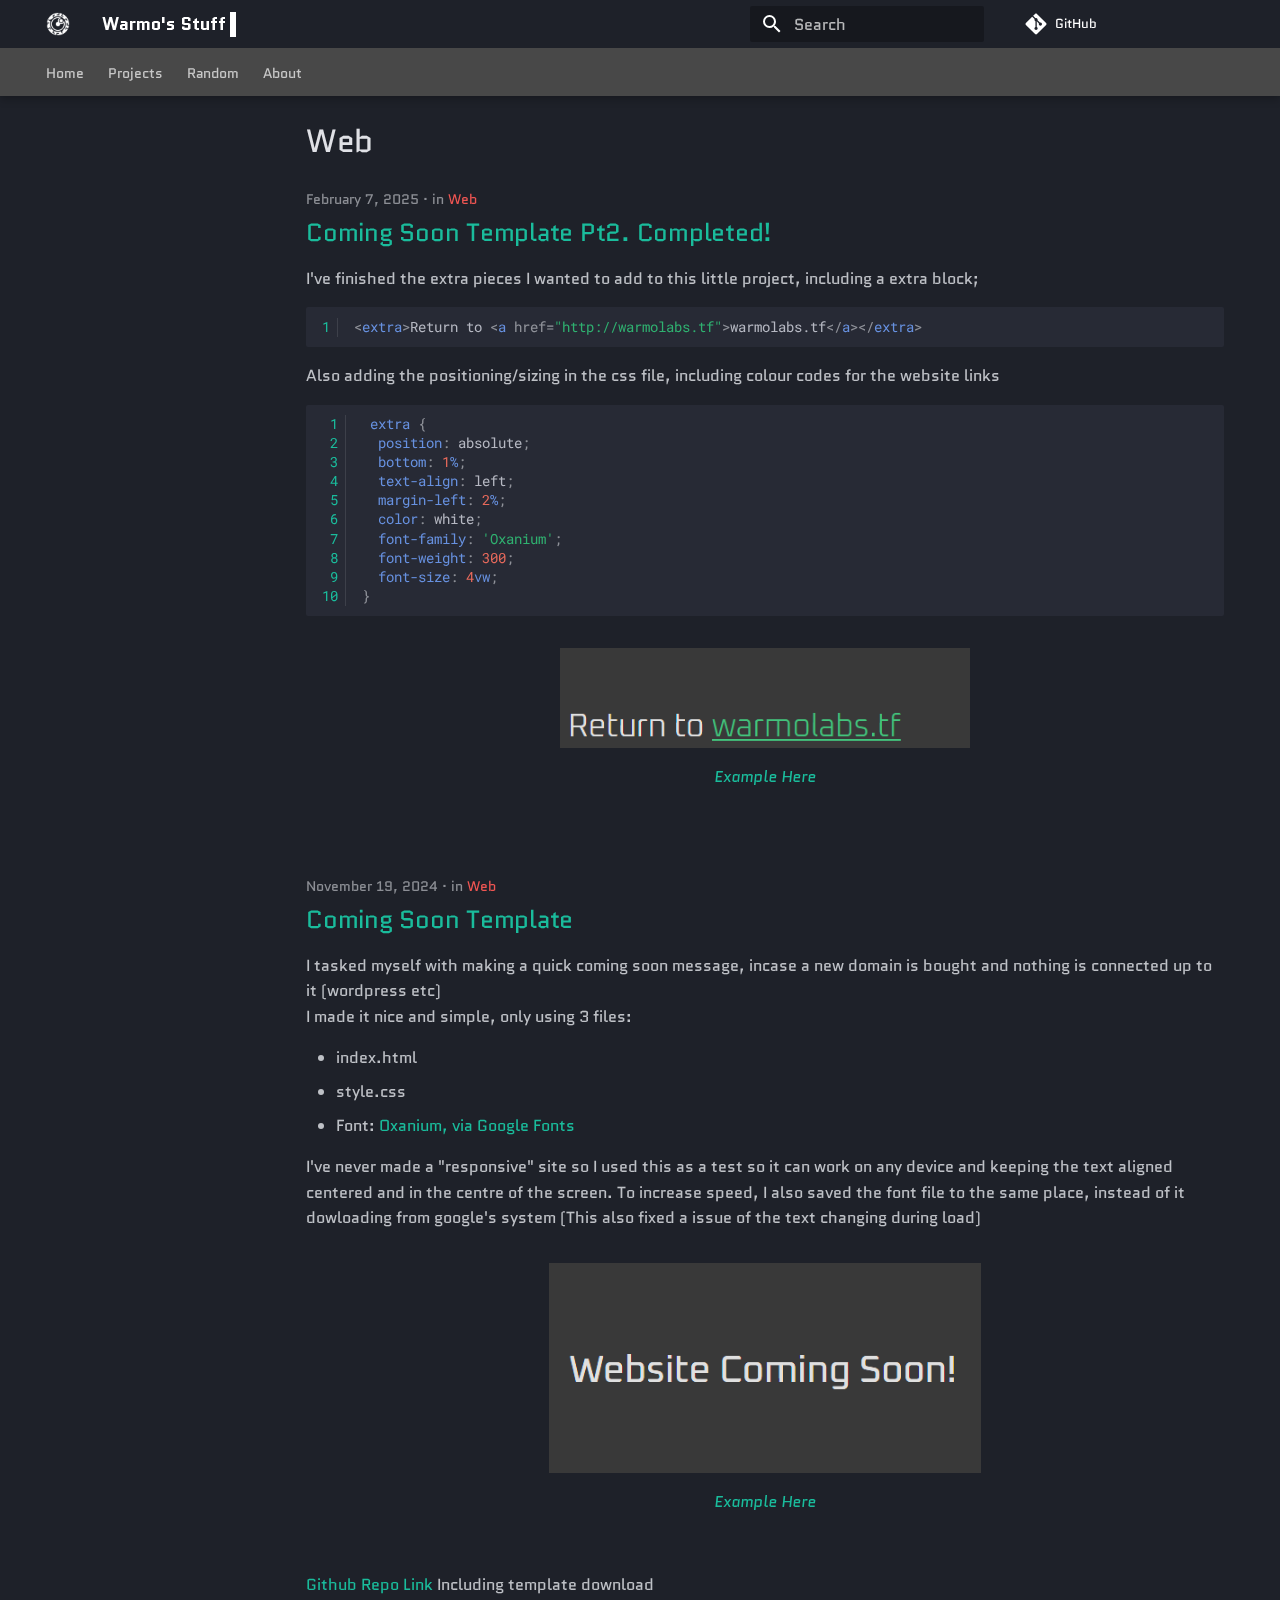
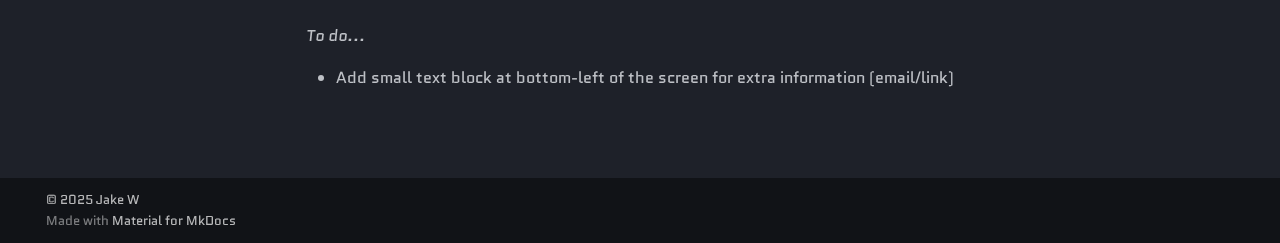
<file: work/category/web/index.html>
<!doctype html>
<html lang="en" class="no-js">
  <head>
    
      <meta charset="utf-8">
      <meta name="viewport" content="width=device-width,initial-scale=1">
      
        <meta name="description" content="All of my random projects!">
      
      
      
        <link rel="canonical" href="http://warmolabs.tf/work/category/web/">
      
      
        <link rel="prev" href="../../">
      
      
      
      <link rel="icon" href="../../../images/icons/maze-cornea-t.png">
      <meta name="generator" content="mkdocs-1.6.1, mkdocs-material-9.6.19">
    
    

      
        <title>Web - Warmo's Stuff</title>
      
    
<link rel="apple-touch-icon" href="/images/icons/maze-cornea-180.png" sizes="180x180">

    
      <link rel="stylesheet" href="../../../assets/stylesheets/main.7e37652d.min.css">
      
        
        <link rel="stylesheet" href="../../../assets/stylesheets/palette.06af60db.min.css">
      
      


    
    
      
    
    
      
        
        
        <link rel="preconnect" href="https://fonts.gstatic.com" crossorigin>
        <link rel="stylesheet" href="https://fonts.googleapis.com/css?family=Quantico:300,300i,400,400i,700,700i%7CRoboto+Mono:400,400i,700,700i&display=fallback">
        <style>:root{--md-text-font:"Quantico";--md-code-font:"Roboto Mono"}</style>
      
    
    
      <link rel="stylesheet" href="../../../stylesheets/extra.css">
    
    <script>__md_scope=new URL("../../..",location),__md_hash=e=>[...e].reduce(((e,_)=>(e<<5)-e+_.charCodeAt(0)),0),__md_get=(e,_=localStorage,t=__md_scope)=>JSON.parse(_.getItem(t.pathname+"."+e)),__md_set=(e,_,t=localStorage,a=__md_scope)=>{try{t.setItem(a.pathname+"."+e,JSON.stringify(_))}catch(e){}}</script>
    
      
  


  
  

<script id="__analytics">function __md_analytics(){function e(){dataLayer.push(arguments)}window.dataLayer=window.dataLayer||[],e("js",new Date),e("config","G-PPVP3M5SH8"),document.addEventListener("DOMContentLoaded",(function(){document.forms.search&&document.forms.search.query.addEventListener("blur",(function(){this.value&&e("event","search",{search_term:this.value})}));document$.subscribe((function(){var t=document.forms.feedback;if(void 0!==t)for(var a of t.querySelectorAll("[type=submit]"))a.addEventListener("click",(function(a){a.preventDefault();var n=document.location.pathname,d=this.getAttribute("data-md-value");e("event","feedback",{page:n,data:d}),t.firstElementChild.disabled=!0;var r=t.querySelector(".md-feedback__note [data-md-value='"+d+"']");r&&(r.hidden=!1)})),t.hidden=!1})),location$.subscribe((function(t){e("config","G-PPVP3M5SH8",{page_path:t.pathname})}))}));var t=document.createElement("script");t.async=!0,t.src="https://www.googletagmanager.com/gtag/js?id=G-PPVP3M5SH8",document.getElementById("__analytics").insertAdjacentElement("afterEnd",t)}</script>
  
    <script>"undefined"!=typeof __md_analytics&&__md_analytics()</script>
  

    
    
      
        <meta  property="og:type"  content="website" >
      
        <meta  property="og:title"  content="Web - Warmo's Stuff" >
      
        <meta  property="og:description"  content="All of my random projects!" >
      
        <meta  property="og:image"  content="http://warmolabs.tf/assets/images/social/work/category/web.png" >
      
        <meta  property="og:image:type"  content="image/png" >
      
        <meta  property="og:image:width"  content="1200" >
      
        <meta  property="og:image:height"  content="630" >
      
        <meta  property="og:url"  content="http://warmolabs.tf/work/category/web/" >
      
        <meta  name="twitter:card"  content="summary_large_image" >
      
        <meta  name="twitter:title"  content="Web - Warmo's Stuff" >
      
        <meta  name="twitter:description"  content="All of my random projects!" >
      
        <meta  name="twitter:image"  content="http://warmolabs.tf/assets/images/social/work/category/web.png" >
      
    
    
  </head>
  
  
    
    
    
    
    
    <body dir="ltr" data-md-color-scheme="slate" data-md-color-primary="custom" data-md-color-accent="orange">
  
    
    <input class="md-toggle" data-md-toggle="drawer" type="checkbox" id="__drawer" autocomplete="off">
    <input class="md-toggle" data-md-toggle="search" type="checkbox" id="__search" autocomplete="off">
    <label class="md-overlay" for="__drawer"></label>
    <div data-md-component="skip">
      
        
        <a href="#web" class="md-skip">
          Skip to content
        </a>
      
    </div>
    <div data-md-component="announce">
      
    </div>
    
    
      

  

<header class="md-header md-header--shadow md-header--lifted" data-md-component="header">
  <nav class="md-header__inner md-grid" aria-label="Header">
    <a href="../../.." title="Warmo&#39;s Stuff" class="md-header__button md-logo" aria-label="Warmo's Stuff" data-md-component="logo">
      
  <img src="../../../images/icons/maze-cornea.png" alt="logo">

    </a>
    <label class="md-header__button md-icon" for="__drawer">
      
      <svg xmlns="http://www.w3.org/2000/svg" viewBox="0 0 24 24"><path d="M3 6h18v2H3zm0 5h18v2H3zm0 5h18v2H3z"/></svg>
    </label>
    <div class="md-header__title" data-md-component="header-title">
      <div class="md-header__ellipsis">
        <div class="md-header__topic">
          <span class="md-ellipsis">
            Warmo's Stuff
          </span>
        </div>
        <div class="md-header__topic" data-md-component="header-topic">
          <span class="md-ellipsis">
            
              Web
            
          </span>
        </div>
      </div>
    </div>
    
      
    
    
    
    
      
      
        <label class="md-header__button md-icon" for="__search">
          
          <svg xmlns="http://www.w3.org/2000/svg" viewBox="0 0 24 24"><path d="M9.5 3A6.5 6.5 0 0 1 16 9.5c0 1.61-.59 3.09-1.56 4.23l.27.27h.79l5 5-1.5 1.5-5-5v-.79l-.27-.27A6.52 6.52 0 0 1 9.5 16 6.5 6.5 0 0 1 3 9.5 6.5 6.5 0 0 1 9.5 3m0 2C7 5 5 7 5 9.5S7 14 9.5 14 14 12 14 9.5 12 5 9.5 5"/></svg>
        </label>
        <div class="md-search" data-md-component="search" role="dialog">
  <label class="md-search__overlay" for="__search"></label>
  <div class="md-search__inner" role="search">
    <form class="md-search__form" name="search">
      <input type="text" class="md-search__input" name="query" aria-label="Search" placeholder="Search" autocapitalize="off" autocorrect="off" autocomplete="off" spellcheck="false" data-md-component="search-query" required>
      <label class="md-search__icon md-icon" for="__search">
        
        <svg xmlns="http://www.w3.org/2000/svg" viewBox="0 0 24 24"><path d="M9.5 3A6.5 6.5 0 0 1 16 9.5c0 1.61-.59 3.09-1.56 4.23l.27.27h.79l5 5-1.5 1.5-5-5v-.79l-.27-.27A6.52 6.52 0 0 1 9.5 16 6.5 6.5 0 0 1 3 9.5 6.5 6.5 0 0 1 9.5 3m0 2C7 5 5 7 5 9.5S7 14 9.5 14 14 12 14 9.5 12 5 9.5 5"/></svg>
        
        <svg xmlns="http://www.w3.org/2000/svg" viewBox="0 0 24 24"><path d="M20 11v2H8l5.5 5.5-1.42 1.42L4.16 12l7.92-7.92L13.5 5.5 8 11z"/></svg>
      </label>
      <nav class="md-search__options" aria-label="Search">
        
        <button type="reset" class="md-search__icon md-icon" title="Clear" aria-label="Clear" tabindex="-1">
          
          <svg xmlns="http://www.w3.org/2000/svg" viewBox="0 0 24 24"><path d="M19 6.41 17.59 5 12 10.59 6.41 5 5 6.41 10.59 12 5 17.59 6.41 19 12 13.41 17.59 19 19 17.59 13.41 12z"/></svg>
        </button>
      </nav>
      
    </form>
    <div class="md-search__output">
      <div class="md-search__scrollwrap" tabindex="0" data-md-scrollfix>
        <div class="md-search-result" data-md-component="search-result">
          <div class="md-search-result__meta">
            Initializing search
          </div>
          <ol class="md-search-result__list" role="presentation"></ol>
        </div>
      </div>
    </div>
  </div>
</div>
      
    
    
      <div class="md-header__source">
        <a href="https://github.com/Warmo/warmo.github.io" title="Go to repository" class="md-source" data-md-component="source">
  <div class="md-source__icon md-icon">
    
    <svg xmlns="http://www.w3.org/2000/svg" viewBox="0 0 448 512"><!--! Font Awesome Free 7.0.0 by @fontawesome - https://fontawesome.com License - https://fontawesome.com/license/free (Icons: CC BY 4.0, Fonts: SIL OFL 1.1, Code: MIT License) Copyright 2025 Fonticons, Inc.--><path fill="currentColor" d="M439.6 236.1 244 40.5c-5.4-5.5-12.8-8.5-20.4-8.5s-15 3-20.4 8.4L162.5 81l51.5 51.5c27.1-9.1 52.7 16.8 43.4 43.7l49.7 49.7c34.2-11.8 61.2 31 35.5 56.7-26.5 26.5-70.2-2.9-56-37.3L240.3 199v121.9c25.3 12.5 22.3 41.8 9.1 55-6.4 6.4-15.2 10.1-24.3 10.1s-17.8-3.6-24.3-10.1c-17.6-17.6-11.1-46.9 11.2-56v-123c-20.8-8.5-24.6-30.7-18.6-45L142.6 101 8.5 235.1C3 240.6 0 247.9 0 255.5s3 15 8.5 20.4l195.6 195.7c5.4 5.4 12.7 8.4 20.4 8.4s15-3 20.4-8.4l194.7-194.7c5.4-5.4 8.4-12.8 8.4-20.4s-3-15-8.4-20.4"/></svg>
  </div>
  <div class="md-source__repository">
    GitHub
  </div>
</a>
      </div>
    
  </nav>
  
    
      
<nav class="md-tabs" aria-label="Tabs" data-md-component="tabs">
  <div class="md-grid">
    <ul class="md-tabs__list">
      
        
  
  
  
  
    <li class="md-tabs__item">
      <a href="../../.." class="md-tabs__link">
        
  
  
    
  
  Home

      </a>
    </li>
  

      
        
  
  
  
  
    <li class="md-tabs__item">
      <a href="../../" class="md-tabs__link">
        
  
  
    
  
  Projects

      </a>
    </li>
  

      
        
  
  
  
  
    <li class="md-tabs__item">
      <a href="../../../random/" class="md-tabs__link">
        
  
  
    
  
  Random

      </a>
    </li>
  

      
        
  
  
  
  
    <li class="md-tabs__item">
      <a href="../../../about/" class="md-tabs__link">
        
  
  
    
  
  About

      </a>
    </li>
  

      
    </ul>
  </div>
</nav>
    
  
</header>
    
    <div class="md-container" data-md-component="container">
      
      
        
      
      <main class="md-main" data-md-component="main">
        <div class="md-main__inner md-grid">
          
            
              
              <div class="md-sidebar md-sidebar--primary" data-md-component="sidebar" data-md-type="navigation" >
                <div class="md-sidebar__scrollwrap">
                  <div class="md-sidebar__inner">
                    


  


  

<nav class="md-nav md-nav--primary md-nav--lifted md-nav--integrated" aria-label="Navigation" data-md-level="0">
  <label class="md-nav__title" for="__drawer">
    <a href="../../.." title="Warmo&#39;s Stuff" class="md-nav__button md-logo" aria-label="Warmo's Stuff" data-md-component="logo">
      
  <img src="../../../images/icons/maze-cornea.png" alt="logo">

    </a>
    Warmo's Stuff
  </label>
  
    <div class="md-nav__source">
      <a href="https://github.com/Warmo/warmo.github.io" title="Go to repository" class="md-source" data-md-component="source">
  <div class="md-source__icon md-icon">
    
    <svg xmlns="http://www.w3.org/2000/svg" viewBox="0 0 448 512"><!--! Font Awesome Free 7.0.0 by @fontawesome - https://fontawesome.com License - https://fontawesome.com/license/free (Icons: CC BY 4.0, Fonts: SIL OFL 1.1, Code: MIT License) Copyright 2025 Fonticons, Inc.--><path fill="currentColor" d="M439.6 236.1 244 40.5c-5.4-5.5-12.8-8.5-20.4-8.5s-15 3-20.4 8.4L162.5 81l51.5 51.5c27.1-9.1 52.7 16.8 43.4 43.7l49.7 49.7c34.2-11.8 61.2 31 35.5 56.7-26.5 26.5-70.2-2.9-56-37.3L240.3 199v121.9c25.3 12.5 22.3 41.8 9.1 55-6.4 6.4-15.2 10.1-24.3 10.1s-17.8-3.6-24.3-10.1c-17.6-17.6-11.1-46.9 11.2-56v-123c-20.8-8.5-24.6-30.7-18.6-45L142.6 101 8.5 235.1C3 240.6 0 247.9 0 255.5s3 15 8.5 20.4l195.6 195.7c5.4 5.4 12.7 8.4 20.4 8.4s15-3 20.4-8.4l194.7-194.7c5.4-5.4 8.4-12.8 8.4-20.4s-3-15-8.4-20.4"/></svg>
  </div>
  <div class="md-source__repository">
    GitHub
  </div>
</a>
    </div>
  
  <ul class="md-nav__list" data-md-scrollfix>
    
      
      
  
  
  
  
    <li class="md-nav__item">
      <a href="../../.." class="md-nav__link">
        
  
  
  <span class="md-ellipsis">
    Home
    
  </span>
  

      </a>
    </li>
  

    
      
      
  
  
  
  
    <li class="md-nav__item">
      <a href="../../" class="md-nav__link">
        
  
  
  <span class="md-ellipsis">
    Projects
    
  </span>
  

      </a>
    </li>
  

    
      
      
  
  
  
  
    <li class="md-nav__item">
      <a href="../../../random/" class="md-nav__link">
        
  
  
  <span class="md-ellipsis">
    Random
    
  </span>
  

      </a>
    </li>
  

    
      
      
  
  
  
  
    <li class="md-nav__item">
      <a href="../../../about/" class="md-nav__link">
        
  
  
  <span class="md-ellipsis">
    About
    
  </span>
  

      </a>
    </li>
  

    
  </ul>
</nav>
                  </div>
                </div>
              </div>
            
            
          
          
  <div class="md-content" data-md-component="content">
    <div class="md-content__inner">
      <header class="md-typeset">
        <h1 id="web">Web</h1>
      </header>
      
        <article class="md-post md-post--excerpt">
  <header class="md-post__header">
    
    <div class="md-post__meta md-meta">
      <ul class="md-meta__list">
        <li class="md-meta__item">
          <time datetime="2025-02-07 00:00:00+00:00">February 7, 2025</time></li>
        
          <li class="md-meta__item">
            in
            
              <a href="./" class="md-meta__link">Web</a></li>
        
        
      </ul>
      
    </div>
  </header>
  <div class="md-post__content md-typeset">
    <h2 id="coming-soon-template-pt2-completed"><a class="toclink" href="../../2025/02/07/coming-soon-template-pt2-completed/">Coming Soon Template Pt2. Completed!</a></h2>
<p>I've finished the extra pieces I wanted to add to this little project, including a extra block; <br></p>
<div class="language-html highlight"><table class="highlighttable"><tr><td class="linenos"><div class="linenodiv"><pre><span></span><span class="normal"><a href="#__codelineno-2-1">1</a></span></pre></div></td><td class="code"><div><pre><span></span><code><span id="__span-2-1"><a id="__codelineno-2-1" name="__codelineno-2-1"></a><span class="p">&lt;</span><span class="nt">extra</span><span class="p">&gt;</span>Return to <span class="p">&lt;</span><span class="nt">a</span> <span class="na">href</span><span class="o">=</span><span class="s">&quot;http://warmolabs.tf&quot;</span><span class="p">&gt;</span>warmolabs.tf<span class="p">&lt;/</span><span class="nt">a</span><span class="p">&gt;&lt;/</span><span class="nt">extra</span><span class="p">&gt;</span>
</span></code></pre></div></td></tr></table></div>
<p>Also adding the positioning/sizing in the css file, including colour codes for the website links<br></p>
<div class="language-css highlight"><table class="highlighttable"><tr><td class="linenos"><div class="linenodiv"><pre><span></span><span class="normal"><a href="#__codelineno-3-1"> 1</a></span>
<span class="normal"><a href="#__codelineno-3-2"> 2</a></span>
<span class="normal"><a href="#__codelineno-3-3"> 3</a></span>
<span class="normal"><a href="#__codelineno-3-4"> 4</a></span>
<span class="normal"><a href="#__codelineno-3-5"> 5</a></span>
<span class="normal"><a href="#__codelineno-3-6"> 6</a></span>
<span class="normal"><a href="#__codelineno-3-7"> 7</a></span>
<span class="normal"><a href="#__codelineno-3-8"> 8</a></span>
<span class="normal"><a href="#__codelineno-3-9"> 9</a></span>
<span class="normal"><a href="#__codelineno-3-10">10</a></span></pre></div></td><td class="code"><div><pre><span></span><code><span id="__span-3-1"><a id="__codelineno-3-1" name="__codelineno-3-1"></a><span class="w"> </span><span class="nt">extra</span><span class="w"> </span><span class="p">{</span>
</span><span id="__span-3-2"><a id="__codelineno-3-2" name="__codelineno-3-2"></a><span class="w">  </span><span class="k">position</span><span class="p">:</span><span class="w"> </span><span class="kc">absolute</span><span class="p">;</span>
</span><span id="__span-3-3"><a id="__codelineno-3-3" name="__codelineno-3-3"></a><span class="w">  </span><span class="k">bottom</span><span class="p">:</span><span class="w"> </span><span class="mi">1</span><span class="kt">%</span><span class="p">;</span>
</span><span id="__span-3-4"><a id="__codelineno-3-4" name="__codelineno-3-4"></a><span class="w">  </span><span class="k">text-align</span><span class="p">:</span><span class="w"> </span><span class="kc">left</span><span class="p">;</span>
</span><span id="__span-3-5"><a id="__codelineno-3-5" name="__codelineno-3-5"></a><span class="w">  </span><span class="k">margin-left</span><span class="p">:</span><span class="w"> </span><span class="mi">2</span><span class="kt">%</span><span class="p">;</span>
</span><span id="__span-3-6"><a id="__codelineno-3-6" name="__codelineno-3-6"></a><span class="w">  </span><span class="k">color</span><span class="p">:</span><span class="w"> </span><span class="kc">white</span><span class="p">;</span>
</span><span id="__span-3-7"><a id="__codelineno-3-7" name="__codelineno-3-7"></a><span class="w">  </span><span class="k">font-family</span><span class="p">:</span><span class="w"> </span><span class="s1">&#39;Oxanium&#39;</span><span class="p">;</span>
</span><span id="__span-3-8"><a id="__codelineno-3-8" name="__codelineno-3-8"></a><span class="w">  </span><span class="k">font-weight</span><span class="p">:</span><span class="w"> </span><span class="mi">300</span><span class="p">;</span>
</span><span id="__span-3-9"><a id="__codelineno-3-9" name="__codelineno-3-9"></a><span class="w">  </span><span class="k">font-size</span><span class="p">:</span><span class="w"> </span><span class="mi">4</span><span class="kt">vw</span><span class="p">;</span>
</span><span id="__span-3-10"><a id="__codelineno-3-10" name="__codelineno-3-10"></a><span class="p">}</span>
</span></code></pre></div></td></tr></table></div>
<figure>
<p><img alt="Preview" src="../../images/return.png" width="90%" /></p>
<figcaption>
<p><a href="https://warmolabs.tf/coming-soon-template/">Example Here</a></p>
</figcaption>
</figure>
    
  </div>
</article>
      
        <article class="md-post md-post--excerpt">
  <header class="md-post__header">
    
    <div class="md-post__meta md-meta">
      <ul class="md-meta__list">
        <li class="md-meta__item">
          <time datetime="2024-11-19 00:00:00+00:00">November 19, 2024</time></li>
        
          <li class="md-meta__item">
            in
            
              <a href="./" class="md-meta__link">Web</a></li>
        
        
      </ul>
      
    </div>
  </header>
  <div class="md-post__content md-typeset">
    <h2 id="coming-soon-template"><a class="toclink" href="../../2024/11/19/coming-soon-template/">Coming Soon Template</a></h2>
<p>I tasked myself with making a quick coming soon message, incase a new domain is bought and nothing is connected up to it (wordpress etc)
<br>
I made it nice and simple, only using 3 files:</p>
<ul>
<li>index.html</li>
<li>style.css</li>
<li>Font: <a href="https://fonts.google.com/specimen/Oxanium">Oxanium, via Google Fonts</a></li>
</ul>
<p>I've never made a "responsive" site so I used this as a test so it can work on any device and keeping the text aligned centered and in the centre of the screen. To increase speed, I also saved the font file to the same place, instead of it dowloading from google's system (This also fixed a issue of the text changing during load)</p>
<figure>
<p><img alt="Preview" src="../../images/comingsoon.png" width="90%" /></p>
<figcaption>
<p><a href="https://warmolabs.tf/coming-soon-template/">Example Here</a></p>
</figcaption>
</figure>
<p><br>
<a href="https://github.com/MrWarmo/coming-soon-template">Github Repo Link</a> Including template download
<br>
<br>
<em>To do...</em></p>
<ul>
<li>Add small text block at bottom-left of the screen for extra information (email/link)</li>
</ul>
    
  </div>
</article>
      
      
        
          



<nav class="md-pagination">
  
</nav>
        
      
    </div>
  </div>

          
<script>var target=document.getElementById(location.hash.slice(1));target&&target.name&&(target.checked=target.name.startsWith("__tabbed_"))</script>
        </div>
        
      </main>
      
        <footer class="md-footer">
  
  <div class="md-footer-meta md-typeset">
    <div class="md-footer-meta__inner md-grid">
      <div class="md-copyright">
  
    <div class="md-copyright__highlight">
      &copy; 2025 <a href="https://github.com/Warmo"  target="_blank" rel="noopener">Jake W</a>

    </div>
  
  
    Made with
    <a href="https://squidfunk.github.io/mkdocs-material/" target="_blank" rel="noopener">
      Material for MkDocs
    </a>
  
</div>
      
    </div>
  </div>
</footer>
      
    </div>
    <div class="md-dialog" data-md-component="dialog">
      <div class="md-dialog__inner md-typeset"></div>
    </div>
    
    
    
      
      <script id="__config" type="application/json">{"base": "../../..", "features": "navigation.instant navigation.tracking navigation.sections navigation.tabs navigation.tabs.sticky toc.integrate search.highlight", "search": "../../../assets/javascripts/workers/search.973d3a69.min.js", "tags": null, "translations": {"clipboard.copied": "Copied to clipboard", "clipboard.copy": "Copy to clipboard", "search.result.more.one": "1 more on this page", "search.result.more.other": "# more on this page", "search.result.none": "No matching documents", "search.result.one": "1 matching document", "search.result.other": "# matching documents", "search.result.placeholder": "Type to start searching", "search.result.term.missing": "Missing", "select.version": "Select version"}, "version": null}</script>
    
    
      <script src="../../../assets/javascripts/bundle.92b07e13.min.js"></script>
      
        <script src="../../../js/open_in_new_tab.js"></script>
      
    
  </body>
</html>
</file>
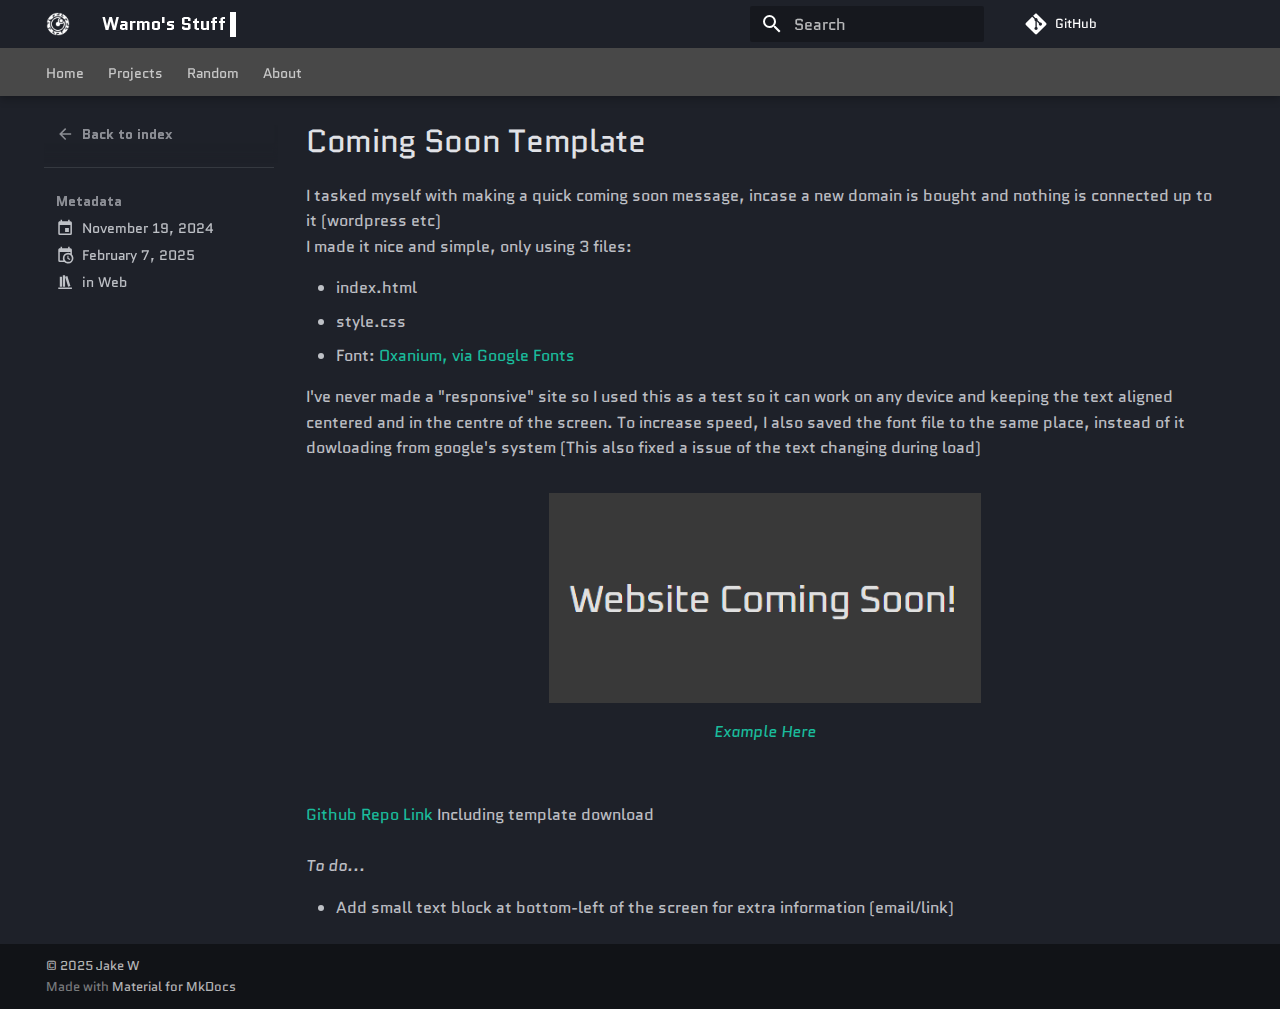
<file: work/2024/11/19/coming-soon-template/index.html>
<!doctype html>
<html lang="en" class="no-js">
  <head>
    
      <meta charset="utf-8">
      <meta name="viewport" content="width=device-width,initial-scale=1">
      
        <meta name="description" content="All of my random projects!">
      
      
      
        <link rel="canonical" href="http://warmolabs.tf/work/2024/11/19/coming-soon-template/">
      
      
      
        <link rel="next" href="../../../../2025/02/07/coming-soon-template-pt2-completed/">
      
      
      <link rel="icon" href="../../../../../images/icons/maze-cornea-t.png">
      <meta name="generator" content="mkdocs-1.6.1, mkdocs-material-9.6.19">
    
    

      
        <title>Coming Soon Template - Warmo's Stuff</title>
      
    
<link rel="apple-touch-icon" href="/images/icons/maze-cornea-180.png" sizes="180x180">

    
      <link rel="stylesheet" href="../../../../../assets/stylesheets/main.7e37652d.min.css">
      
        
        <link rel="stylesheet" href="../../../../../assets/stylesheets/palette.06af60db.min.css">
      
      


    
    
      
    
    
      
        
        
        <link rel="preconnect" href="https://fonts.gstatic.com" crossorigin>
        <link rel="stylesheet" href="https://fonts.googleapis.com/css?family=Quantico:300,300i,400,400i,700,700i%7CRoboto+Mono:400,400i,700,700i&display=fallback">
        <style>:root{--md-text-font:"Quantico";--md-code-font:"Roboto Mono"}</style>
      
    
    
      <link rel="stylesheet" href="../../../../../stylesheets/extra.css">
    
    <script>__md_scope=new URL("../../../../..",location),__md_hash=e=>[...e].reduce(((e,_)=>(e<<5)-e+_.charCodeAt(0)),0),__md_get=(e,_=localStorage,t=__md_scope)=>JSON.parse(_.getItem(t.pathname+"."+e)),__md_set=(e,_,t=localStorage,a=__md_scope)=>{try{t.setItem(a.pathname+"."+e,JSON.stringify(_))}catch(e){}}</script>
    
      
  


  
  

<script id="__analytics">function __md_analytics(){function e(){dataLayer.push(arguments)}window.dataLayer=window.dataLayer||[],e("js",new Date),e("config","G-PPVP3M5SH8"),document.addEventListener("DOMContentLoaded",(function(){document.forms.search&&document.forms.search.query.addEventListener("blur",(function(){this.value&&e("event","search",{search_term:this.value})}));document$.subscribe((function(){var t=document.forms.feedback;if(void 0!==t)for(var a of t.querySelectorAll("[type=submit]"))a.addEventListener("click",(function(a){a.preventDefault();var n=document.location.pathname,d=this.getAttribute("data-md-value");e("event","feedback",{page:n,data:d}),t.firstElementChild.disabled=!0;var r=t.querySelector(".md-feedback__note [data-md-value='"+d+"']");r&&(r.hidden=!1)})),t.hidden=!1})),location$.subscribe((function(t){e("config","G-PPVP3M5SH8",{page_path:t.pathname})}))}));var t=document.createElement("script");t.async=!0,t.src="https://www.googletagmanager.com/gtag/js?id=G-PPVP3M5SH8",document.getElementById("__analytics").insertAdjacentElement("afterEnd",t)}</script>
  
    <script>"undefined"!=typeof __md_analytics&&__md_analytics()</script>
  

    
    
      
        <meta  property="og:type"  content="website" >
      
        <meta  property="og:title"  content="Coming Soon Template - Warmo's Stuff" >
      
        <meta  property="og:description"  content="All of my random projects!" >
      
        <meta  property="og:image"  content="http://warmolabs.tf/assets/images/social/work/posts/coming-soon-template.png" >
      
        <meta  property="og:image:type"  content="image/png" >
      
        <meta  property="og:image:width"  content="1200" >
      
        <meta  property="og:image:height"  content="630" >
      
        <meta  property="og:url"  content="http://warmolabs.tf/work/2024/11/19/coming-soon-template/" >
      
        <meta  name="twitter:card"  content="summary_large_image" >
      
        <meta  name="twitter:title"  content="Coming Soon Template - Warmo's Stuff" >
      
        <meta  name="twitter:description"  content="All of my random projects!" >
      
        <meta  name="twitter:image"  content="http://warmolabs.tf/assets/images/social/work/posts/coming-soon-template.png" >
      
    
    
  </head>
  
  
    
    
    
    
    
    <body dir="ltr" data-md-color-scheme="slate" data-md-color-primary="custom" data-md-color-accent="orange">
  
    
    <input class="md-toggle" data-md-toggle="drawer" type="checkbox" id="__drawer" autocomplete="off">
    <input class="md-toggle" data-md-toggle="search" type="checkbox" id="__search" autocomplete="off">
    <label class="md-overlay" for="__drawer"></label>
    <div data-md-component="skip">
      
    </div>
    <div data-md-component="announce">
      
    </div>
    
    
      

  

<header class="md-header md-header--shadow md-header--lifted" data-md-component="header">
  <nav class="md-header__inner md-grid" aria-label="Header">
    <a href="../../../../.." title="Warmo&#39;s Stuff" class="md-header__button md-logo" aria-label="Warmo's Stuff" data-md-component="logo">
      
  <img src="../../../../../images/icons/maze-cornea.png" alt="logo">

    </a>
    <label class="md-header__button md-icon" for="__drawer">
      
      <svg xmlns="http://www.w3.org/2000/svg" viewBox="0 0 24 24"><path d="M3 6h18v2H3zm0 5h18v2H3zm0 5h18v2H3z"/></svg>
    </label>
    <div class="md-header__title" data-md-component="header-title">
      <div class="md-header__ellipsis">
        <div class="md-header__topic">
          <span class="md-ellipsis">
            Warmo's Stuff
          </span>
        </div>
        <div class="md-header__topic" data-md-component="header-topic">
          <span class="md-ellipsis">
            
              Coming Soon Template
            
          </span>
        </div>
      </div>
    </div>
    
      
    
    
    
    
      
      
        <label class="md-header__button md-icon" for="__search">
          
          <svg xmlns="http://www.w3.org/2000/svg" viewBox="0 0 24 24"><path d="M9.5 3A6.5 6.5 0 0 1 16 9.5c0 1.61-.59 3.09-1.56 4.23l.27.27h.79l5 5-1.5 1.5-5-5v-.79l-.27-.27A6.52 6.52 0 0 1 9.5 16 6.5 6.5 0 0 1 3 9.5 6.5 6.5 0 0 1 9.5 3m0 2C7 5 5 7 5 9.5S7 14 9.5 14 14 12 14 9.5 12 5 9.5 5"/></svg>
        </label>
        <div class="md-search" data-md-component="search" role="dialog">
  <label class="md-search__overlay" for="__search"></label>
  <div class="md-search__inner" role="search">
    <form class="md-search__form" name="search">
      <input type="text" class="md-search__input" name="query" aria-label="Search" placeholder="Search" autocapitalize="off" autocorrect="off" autocomplete="off" spellcheck="false" data-md-component="search-query" required>
      <label class="md-search__icon md-icon" for="__search">
        
        <svg xmlns="http://www.w3.org/2000/svg" viewBox="0 0 24 24"><path d="M9.5 3A6.5 6.5 0 0 1 16 9.5c0 1.61-.59 3.09-1.56 4.23l.27.27h.79l5 5-1.5 1.5-5-5v-.79l-.27-.27A6.52 6.52 0 0 1 9.5 16 6.5 6.5 0 0 1 3 9.5 6.5 6.5 0 0 1 9.5 3m0 2C7 5 5 7 5 9.5S7 14 9.5 14 14 12 14 9.5 12 5 9.5 5"/></svg>
        
        <svg xmlns="http://www.w3.org/2000/svg" viewBox="0 0 24 24"><path d="M20 11v2H8l5.5 5.5-1.42 1.42L4.16 12l7.92-7.92L13.5 5.5 8 11z"/></svg>
      </label>
      <nav class="md-search__options" aria-label="Search">
        
        <button type="reset" class="md-search__icon md-icon" title="Clear" aria-label="Clear" tabindex="-1">
          
          <svg xmlns="http://www.w3.org/2000/svg" viewBox="0 0 24 24"><path d="M19 6.41 17.59 5 12 10.59 6.41 5 5 6.41 10.59 12 5 17.59 6.41 19 12 13.41 17.59 19 19 17.59 13.41 12z"/></svg>
        </button>
      </nav>
      
    </form>
    <div class="md-search__output">
      <div class="md-search__scrollwrap" tabindex="0" data-md-scrollfix>
        <div class="md-search-result" data-md-component="search-result">
          <div class="md-search-result__meta">
            Initializing search
          </div>
          <ol class="md-search-result__list" role="presentation"></ol>
        </div>
      </div>
    </div>
  </div>
</div>
      
    
    
      <div class="md-header__source">
        <a href="https://github.com/Warmo/warmo.github.io" title="Go to repository" class="md-source" data-md-component="source">
  <div class="md-source__icon md-icon">
    
    <svg xmlns="http://www.w3.org/2000/svg" viewBox="0 0 448 512"><!--! Font Awesome Free 7.0.0 by @fontawesome - https://fontawesome.com License - https://fontawesome.com/license/free (Icons: CC BY 4.0, Fonts: SIL OFL 1.1, Code: MIT License) Copyright 2025 Fonticons, Inc.--><path fill="currentColor" d="M439.6 236.1 244 40.5c-5.4-5.5-12.8-8.5-20.4-8.5s-15 3-20.4 8.4L162.5 81l51.5 51.5c27.1-9.1 52.7 16.8 43.4 43.7l49.7 49.7c34.2-11.8 61.2 31 35.5 56.7-26.5 26.5-70.2-2.9-56-37.3L240.3 199v121.9c25.3 12.5 22.3 41.8 9.1 55-6.4 6.4-15.2 10.1-24.3 10.1s-17.8-3.6-24.3-10.1c-17.6-17.6-11.1-46.9 11.2-56v-123c-20.8-8.5-24.6-30.7-18.6-45L142.6 101 8.5 235.1C3 240.6 0 247.9 0 255.5s3 15 8.5 20.4l195.6 195.7c5.4 5.4 12.7 8.4 20.4 8.4s15-3 20.4-8.4l194.7-194.7c5.4-5.4 8.4-12.8 8.4-20.4s-3-15-8.4-20.4"/></svg>
  </div>
  <div class="md-source__repository">
    GitHub
  </div>
</a>
      </div>
    
  </nav>
  
    
      
<nav class="md-tabs" aria-label="Tabs" data-md-component="tabs">
  <div class="md-grid">
    <ul class="md-tabs__list">
      
        
  
  
  
  
    <li class="md-tabs__item">
      <a href="../../../../.." class="md-tabs__link">
        
  
  
    
  
  Home

      </a>
    </li>
  

      
        
  
  
  
  
    <li class="md-tabs__item">
      <a href="../../../../" class="md-tabs__link">
        
  
  
    
  
  Projects

      </a>
    </li>
  

      
        
  
  
  
  
    <li class="md-tabs__item">
      <a href="../../../../../random/" class="md-tabs__link">
        
  
  
    
  
  Random

      </a>
    </li>
  

      
        
  
  
  
  
    <li class="md-tabs__item">
      <a href="../../../../../about/" class="md-tabs__link">
        
  
  
    
  
  About

      </a>
    </li>
  

      
    </ul>
  </div>
</nav>
    
  
</header>
    
    <div class="md-container" data-md-component="container">
      
      
        
      
      <main class="md-main" data-md-component="main">
        <div class="md-main__inner md-grid">
          
            
              
                
              
              <div class="md-sidebar md-sidebar--primary" data-md-component="sidebar" data-md-type="navigation" hidden>
                <div class="md-sidebar__scrollwrap">
                  <div class="md-sidebar__inner">
                    


  


  

<nav class="md-nav md-nav--primary md-nav--lifted md-nav--integrated" aria-label="Navigation" data-md-level="0">
  <label class="md-nav__title" for="__drawer">
    <a href="../../../../.." title="Warmo&#39;s Stuff" class="md-nav__button md-logo" aria-label="Warmo's Stuff" data-md-component="logo">
      
  <img src="../../../../../images/icons/maze-cornea.png" alt="logo">

    </a>
    Warmo's Stuff
  </label>
  
    <div class="md-nav__source">
      <a href="https://github.com/Warmo/warmo.github.io" title="Go to repository" class="md-source" data-md-component="source">
  <div class="md-source__icon md-icon">
    
    <svg xmlns="http://www.w3.org/2000/svg" viewBox="0 0 448 512"><!--! Font Awesome Free 7.0.0 by @fontawesome - https://fontawesome.com License - https://fontawesome.com/license/free (Icons: CC BY 4.0, Fonts: SIL OFL 1.1, Code: MIT License) Copyright 2025 Fonticons, Inc.--><path fill="currentColor" d="M439.6 236.1 244 40.5c-5.4-5.5-12.8-8.5-20.4-8.5s-15 3-20.4 8.4L162.5 81l51.5 51.5c27.1-9.1 52.7 16.8 43.4 43.7l49.7 49.7c34.2-11.8 61.2 31 35.5 56.7-26.5 26.5-70.2-2.9-56-37.3L240.3 199v121.9c25.3 12.5 22.3 41.8 9.1 55-6.4 6.4-15.2 10.1-24.3 10.1s-17.8-3.6-24.3-10.1c-17.6-17.6-11.1-46.9 11.2-56v-123c-20.8-8.5-24.6-30.7-18.6-45L142.6 101 8.5 235.1C3 240.6 0 247.9 0 255.5s3 15 8.5 20.4l195.6 195.7c5.4 5.4 12.7 8.4 20.4 8.4s15-3 20.4-8.4l194.7-194.7c5.4-5.4 8.4-12.8 8.4-20.4s-3-15-8.4-20.4"/></svg>
  </div>
  <div class="md-source__repository">
    GitHub
  </div>
</a>
    </div>
  
  <ul class="md-nav__list" data-md-scrollfix>
    
      
      
  
  
  
  
    <li class="md-nav__item">
      <a href="../../../../.." class="md-nav__link">
        
  
  
  <span class="md-ellipsis">
    Home
    
  </span>
  

      </a>
    </li>
  

    
      
      
  
  
  
  
    <li class="md-nav__item">
      <a href="../../../../" class="md-nav__link">
        
  
  
  <span class="md-ellipsis">
    Projects
    
  </span>
  

      </a>
    </li>
  

    
      
      
  
  
  
  
    <li class="md-nav__item">
      <a href="../../../../../random/" class="md-nav__link">
        
  
  
  <span class="md-ellipsis">
    Random
    
  </span>
  

      </a>
    </li>
  

    
      
      
  
  
  
  
    <li class="md-nav__item">
      <a href="../../../../../about/" class="md-nav__link">
        
  
  
  <span class="md-ellipsis">
    About
    
  </span>
  

      </a>
    </li>
  

    
  </ul>
</nav>
                  </div>
                </div>
              </div>
            
            
          
          
  <div class="md-content md-content--post" data-md-component="content">
    <div class="md-sidebar md-sidebar--post" data-md-component="sidebar" data-md-type="navigation">
      <div class="md-sidebar__scrollwrap">
        <div class="md-sidebar__inner md-post">
          <nav class="md-nav md-nav--primary">
            <div class="md-post__back">
              <div class="md-nav__title md-nav__container">
                <a href="../../../../" class="md-nav__link">
                  <svg xmlns="http://www.w3.org/2000/svg" viewBox="0 0 24 24"><path d="M20 11v2H8l5.5 5.5-1.42 1.42L4.16 12l7.92-7.92L13.5 5.5 8 11z"/></svg>
                  <span class="md-ellipsis">
                    Back to index
                  </span>
                </a>
              </div>
            </div>
            
            <ul class="md-post__meta md-nav__list">
              <li class="md-nav__item md-nav__item--section">
                <div class="md-post__title">
                  <span class="md-ellipsis">
                    Metadata
                  </span>
                </div>
                <nav class="md-nav">
                  <ul class="md-nav__list">
                    <li class="md-nav__item">
                      <div class="md-nav__link">
                        <svg xmlns="http://www.w3.org/2000/svg" viewBox="0 0 24 24"><path d="M19 19H5V8h14m-3-7v2H8V1H6v2H5c-1.11 0-2 .89-2 2v14a2 2 0 0 0 2 2h14a2 2 0 0 0 2-2V5a2 2 0 0 0-2-2h-1V1m-1 11h-5v5h5z"/></svg>
                        <time datetime="2024-11-19 00:00:00+00:00" class="md-ellipsis">November 19, 2024</time>
                      </div>
                    </li>
                    
                      <li class="md-nav__item">
                        <div class="md-nav__link">
                          <svg xmlns="http://www.w3.org/2000/svg" viewBox="0 0 24 24"><path d="M15 13h1.5v2.82l2.44 1.41-.75 1.3L15 16.69zm4-5H5v11h4.67c-.43-.91-.67-1.93-.67-3a7 7 0 0 1 7-7c1.07 0 2.09.24 3 .67zM5 21a2 2 0 0 1-2-2V5c0-1.11.89-2 2-2h1V1h2v2h8V1h2v2h1a2 2 0 0 1 2 2v6.1c1.24 1.26 2 2.99 2 4.9a7 7 0 0 1-7 7c-1.91 0-3.64-.76-4.9-2zm11-9.85A4.85 4.85 0 0 0 11.15 16c0 2.68 2.17 4.85 4.85 4.85A4.85 4.85 0 0 0 20.85 16c0-2.68-2.17-4.85-4.85-4.85"/></svg>
                          <time datetime="2025-02-07 00:00:00+00:00" class="md-ellipsis">February 7, 2025</time>
                        </div>
                      </li>
                    
                    
                      <li class="md-nav__item">
                        <div class="md-nav__link">
                          <svg xmlns="http://www.w3.org/2000/svg" viewBox="0 0 24 24"><path d="M9 3v15h3V3zm3 2 4 13 3-1-4-13zM5 5v13h3V5zM3 19v2h18v-2z"/></svg>
                          <span class="md-ellipsis">
                            in
                            
                              <a href="../../../../category/web/">Web</a></span>
                        </div>
                      </li>
                    
                    
                  </ul>
                </nav>
              </li>
            </ul>
            
          </nav>
          
            

<nav class="md-nav md-nav--secondary" aria-label="Table of contents">
  
  
  
  
</nav>
          
        </div>
      </div>
    </div>
    <article class="md-content__inner md-typeset">
      
        
  



  
  


  <h1>Coming Soon Template</h1>

<p>I tasked myself with making a quick coming soon message, incase a new domain is bought and nothing is connected up to it (wordpress etc)
<br>
I made it nice and simple, only using 3 files:</p>
<ul>
<li>index.html</li>
<li>style.css</li>
<li>Font: <a href="https://fonts.google.com/specimen/Oxanium">Oxanium, via Google Fonts</a></li>
</ul>
<p>I've never made a "responsive" site so I used this as a test so it can work on any device and keeping the text aligned centered and in the centre of the screen. To increase speed, I also saved the font file to the same place, instead of it dowloading from google's system (This also fixed a issue of the text changing during load)</p>
<figure>
<p><img alt="Preview" src="../../../../images/comingsoon.png" width="90%" /></p>
<figcaption>
<p><a href="https://warmolabs.tf/coming-soon-template/">Example Here</a></p>
</figcaption>
</figure>
<p><br>
<a href="https://github.com/MrWarmo/coming-soon-template">Github Repo Link</a> Including template download
<br>
<br>
<em>To do...</em></p>
<ul>
<li>Add small text block at bottom-left of the screen for extra information (email/link)</li>
</ul>







  
  



  


  



      
    </article>
  </div>

          
<script>var target=document.getElementById(location.hash.slice(1));target&&target.name&&(target.checked=target.name.startsWith("__tabbed_"))</script>
        </div>
        
      </main>
      
        <footer class="md-footer">
  
  <div class="md-footer-meta md-typeset">
    <div class="md-footer-meta__inner md-grid">
      <div class="md-copyright">
  
    <div class="md-copyright__highlight">
      &copy; 2025 <a href="https://github.com/Warmo"  target="_blank" rel="noopener">Jake W</a>

    </div>
  
  
    Made with
    <a href="https://squidfunk.github.io/mkdocs-material/" target="_blank" rel="noopener">
      Material for MkDocs
    </a>
  
</div>
      
    </div>
  </div>
</footer>
      
    </div>
    <div class="md-dialog" data-md-component="dialog">
      <div class="md-dialog__inner md-typeset"></div>
    </div>
    
    
    
      
      <script id="__config" type="application/json">{"base": "../../../../..", "features": "navigation.instant navigation.tracking navigation.sections navigation.tabs navigation.tabs.sticky toc.integrate search.highlight", "search": "../../../../../assets/javascripts/workers/search.973d3a69.min.js", "tags": null, "translations": {"clipboard.copied": "Copied to clipboard", "clipboard.copy": "Copy to clipboard", "search.result.more.one": "1 more on this page", "search.result.more.other": "# more on this page", "search.result.none": "No matching documents", "search.result.one": "1 matching document", "search.result.other": "# matching documents", "search.result.placeholder": "Type to start searching", "search.result.term.missing": "Missing", "select.version": "Select version"}, "version": null}</script>
    
    
      <script src="../../../../../assets/javascripts/bundle.92b07e13.min.js"></script>
      
        <script src="../../../../../js/open_in_new_tab.js"></script>
      
    
  </body>
</html>
</file>
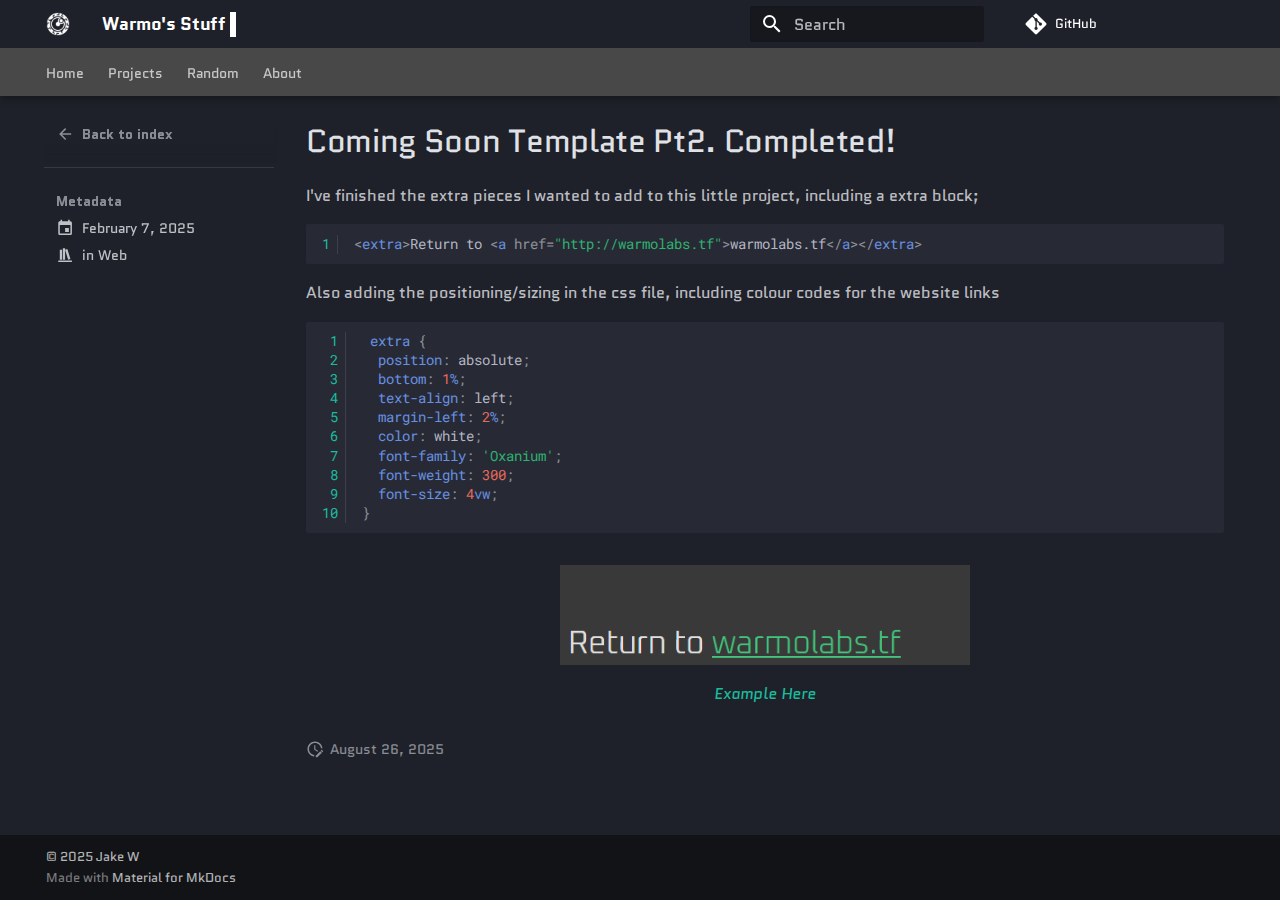
<file: work/2025/02/07/coming-soon-template-pt2-completed/index.html>
<!doctype html>
<html lang="en" class="no-js">
  <head>
    
      <meta charset="utf-8">
      <meta name="viewport" content="width=device-width,initial-scale=1">
      
        <meta name="description" content="All of my random projects!">
      
      
      
        <link rel="canonical" href="http://warmolabs.tf/work/2025/02/07/coming-soon-template-pt2-completed/">
      
      
        <link rel="prev" href="../../../../2024/11/19/coming-soon-template/">
      
      
      
      <link rel="icon" href="../../../../../images/icons/maze-cornea-t.png">
      <meta name="generator" content="mkdocs-1.6.1, mkdocs-material-9.6.18">
    
    

      
        <title>Coming Soon Template Pt2. Completed! - Warmo's Stuff</title>
      
    
<link rel="apple-touch-icon" href="/images/icons/maze-cornea-180.png" sizes="180x180">

    
      <link rel="stylesheet" href="../../../../../assets/stylesheets/main.7e37652d.min.css">
      
        
        <link rel="stylesheet" href="../../../../../assets/stylesheets/palette.06af60db.min.css">
      
      


    
    
      
    
    
      
        
        
        <link rel="preconnect" href="https://fonts.gstatic.com" crossorigin>
        <link rel="stylesheet" href="https://fonts.googleapis.com/css?family=Quantico:300,300i,400,400i,700,700i%7CRoboto+Mono:400,400i,700,700i&display=fallback">
        <style>:root{--md-text-font:"Quantico";--md-code-font:"Roboto Mono"}</style>
      
    
    
      <link rel="stylesheet" href="../../../../../stylesheets/extra.css">
    
    <script>__md_scope=new URL("../../../../..",location),__md_hash=e=>[...e].reduce(((e,_)=>(e<<5)-e+_.charCodeAt(0)),0),__md_get=(e,_=localStorage,t=__md_scope)=>JSON.parse(_.getItem(t.pathname+"."+e)),__md_set=(e,_,t=localStorage,a=__md_scope)=>{try{t.setItem(a.pathname+"."+e,JSON.stringify(_))}catch(e){}}</script>
    
      
  


  
  

<script id="__analytics">function __md_analytics(){function e(){dataLayer.push(arguments)}window.dataLayer=window.dataLayer||[],e("js",new Date),e("config","G-PPVP3M5SH8"),document.addEventListener("DOMContentLoaded",(function(){document.forms.search&&document.forms.search.query.addEventListener("blur",(function(){this.value&&e("event","search",{search_term:this.value})}));document$.subscribe((function(){var t=document.forms.feedback;if(void 0!==t)for(var a of t.querySelectorAll("[type=submit]"))a.addEventListener("click",(function(a){a.preventDefault();var n=document.location.pathname,d=this.getAttribute("data-md-value");e("event","feedback",{page:n,data:d}),t.firstElementChild.disabled=!0;var r=t.querySelector(".md-feedback__note [data-md-value='"+d+"']");r&&(r.hidden=!1)})),t.hidden=!1})),location$.subscribe((function(t){e("config","G-PPVP3M5SH8",{page_path:t.pathname})}))}));var t=document.createElement("script");t.async=!0,t.src="https://www.googletagmanager.com/gtag/js?id=G-PPVP3M5SH8",document.getElementById("__analytics").insertAdjacentElement("afterEnd",t)}</script>
  
    <script>"undefined"!=typeof __md_analytics&&__md_analytics()</script>
  

    
    
      
        <meta  property="og:type"  content="website" >
      
        <meta  property="og:title"  content="Coming Soon Template Pt2. Completed! - Warmo's Stuff" >
      
        <meta  property="og:description"  content="All of my random projects!" >
      
        <meta  property="og:image"  content="http://warmolabs.tf/assets/images/social/work/posts/coming-soon-template-pt2.png" >
      
        <meta  property="og:image:type"  content="image/png" >
      
        <meta  property="og:image:width"  content="1200" >
      
        <meta  property="og:image:height"  content="630" >
      
        <meta  property="og:url"  content="http://warmolabs.tf/work/2025/02/07/coming-soon-template-pt2-completed/" >
      
        <meta  name="twitter:card"  content="summary_large_image" >
      
        <meta  name="twitter:title"  content="Coming Soon Template Pt2. Completed! - Warmo's Stuff" >
      
        <meta  name="twitter:description"  content="All of my random projects!" >
      
        <meta  name="twitter:image"  content="http://warmolabs.tf/assets/images/social/work/posts/coming-soon-template-pt2.png" >
      
    
    
  </head>
  
  
    
    
    
    
    
    <body dir="ltr" data-md-color-scheme="slate" data-md-color-primary="custom" data-md-color-accent="orange">
  
    
    <input class="md-toggle" data-md-toggle="drawer" type="checkbox" id="__drawer" autocomplete="off">
    <input class="md-toggle" data-md-toggle="search" type="checkbox" id="__search" autocomplete="off">
    <label class="md-overlay" for="__drawer"></label>
    <div data-md-component="skip">
      
    </div>
    <div data-md-component="announce">
      
    </div>
    
    
      

  

<header class="md-header md-header--shadow md-header--lifted" data-md-component="header">
  <nav class="md-header__inner md-grid" aria-label="Header">
    <a href="../../../../.." title="Warmo&#39;s Stuff" class="md-header__button md-logo" aria-label="Warmo's Stuff" data-md-component="logo">
      
  <img src="../../../../../images/icons/maze-cornea.png" alt="logo">

    </a>
    <label class="md-header__button md-icon" for="__drawer">
      
      <svg xmlns="http://www.w3.org/2000/svg" viewBox="0 0 24 24"><path d="M3 6h18v2H3zm0 5h18v2H3zm0 5h18v2H3z"/></svg>
    </label>
    <div class="md-header__title" data-md-component="header-title">
      <div class="md-header__ellipsis">
        <div class="md-header__topic">
          <span class="md-ellipsis">
            Warmo's Stuff
          </span>
        </div>
        <div class="md-header__topic" data-md-component="header-topic">
          <span class="md-ellipsis">
            
              Coming Soon Template Pt2. Completed!
            
          </span>
        </div>
      </div>
    </div>
    
      
    
    
    
    
      
      
        <label class="md-header__button md-icon" for="__search">
          
          <svg xmlns="http://www.w3.org/2000/svg" viewBox="0 0 24 24"><path d="M9.5 3A6.5 6.5 0 0 1 16 9.5c0 1.61-.59 3.09-1.56 4.23l.27.27h.79l5 5-1.5 1.5-5-5v-.79l-.27-.27A6.52 6.52 0 0 1 9.5 16 6.5 6.5 0 0 1 3 9.5 6.5 6.5 0 0 1 9.5 3m0 2C7 5 5 7 5 9.5S7 14 9.5 14 14 12 14 9.5 12 5 9.5 5"/></svg>
        </label>
        <div class="md-search" data-md-component="search" role="dialog">
  <label class="md-search__overlay" for="__search"></label>
  <div class="md-search__inner" role="search">
    <form class="md-search__form" name="search">
      <input type="text" class="md-search__input" name="query" aria-label="Search" placeholder="Search" autocapitalize="off" autocorrect="off" autocomplete="off" spellcheck="false" data-md-component="search-query" required>
      <label class="md-search__icon md-icon" for="__search">
        
        <svg xmlns="http://www.w3.org/2000/svg" viewBox="0 0 24 24"><path d="M9.5 3A6.5 6.5 0 0 1 16 9.5c0 1.61-.59 3.09-1.56 4.23l.27.27h.79l5 5-1.5 1.5-5-5v-.79l-.27-.27A6.52 6.52 0 0 1 9.5 16 6.5 6.5 0 0 1 3 9.5 6.5 6.5 0 0 1 9.5 3m0 2C7 5 5 7 5 9.5S7 14 9.5 14 14 12 14 9.5 12 5 9.5 5"/></svg>
        
        <svg xmlns="http://www.w3.org/2000/svg" viewBox="0 0 24 24"><path d="M20 11v2H8l5.5 5.5-1.42 1.42L4.16 12l7.92-7.92L13.5 5.5 8 11z"/></svg>
      </label>
      <nav class="md-search__options" aria-label="Search">
        
        <button type="reset" class="md-search__icon md-icon" title="Clear" aria-label="Clear" tabindex="-1">
          
          <svg xmlns="http://www.w3.org/2000/svg" viewBox="0 0 24 24"><path d="M19 6.41 17.59 5 12 10.59 6.41 5 5 6.41 10.59 12 5 17.59 6.41 19 12 13.41 17.59 19 19 17.59 13.41 12z"/></svg>
        </button>
      </nav>
      
    </form>
    <div class="md-search__output">
      <div class="md-search__scrollwrap" tabindex="0" data-md-scrollfix>
        <div class="md-search-result" data-md-component="search-result">
          <div class="md-search-result__meta">
            Initializing search
          </div>
          <ol class="md-search-result__list" role="presentation"></ol>
        </div>
      </div>
    </div>
  </div>
</div>
      
    
    
      <div class="md-header__source">
        <a href="https://github.com/MrWarmo/mrwarmo.github.io" title="Go to repository" class="md-source" data-md-component="source">
  <div class="md-source__icon md-icon">
    
    <svg xmlns="http://www.w3.org/2000/svg" viewBox="0 0 448 512"><!--! Font Awesome Free 7.0.0 by @fontawesome - https://fontawesome.com License - https://fontawesome.com/license/free (Icons: CC BY 4.0, Fonts: SIL OFL 1.1, Code: MIT License) Copyright 2025 Fonticons, Inc.--><path fill="currentColor" d="M439.6 236.1 244 40.5c-5.4-5.5-12.8-8.5-20.4-8.5s-15 3-20.4 8.4L162.5 81l51.5 51.5c27.1-9.1 52.7 16.8 43.4 43.7l49.7 49.7c34.2-11.8 61.2 31 35.5 56.7-26.5 26.5-70.2-2.9-56-37.3L240.3 199v121.9c25.3 12.5 22.3 41.8 9.1 55-6.4 6.4-15.2 10.1-24.3 10.1s-17.8-3.6-24.3-10.1c-17.6-17.6-11.1-46.9 11.2-56v-123c-20.8-8.5-24.6-30.7-18.6-45L142.6 101 8.5 235.1C3 240.6 0 247.9 0 255.5s3 15 8.5 20.4l195.6 195.7c5.4 5.4 12.7 8.4 20.4 8.4s15-3 20.4-8.4l194.7-194.7c5.4-5.4 8.4-12.8 8.4-20.4s-3-15-8.4-20.4"/></svg>
  </div>
  <div class="md-source__repository">
    GitHub
  </div>
</a>
      </div>
    
  </nav>
  
    
      
<nav class="md-tabs" aria-label="Tabs" data-md-component="tabs">
  <div class="md-grid">
    <ul class="md-tabs__list">
      
        
  
  
  
  
    <li class="md-tabs__item">
      <a href="../../../../.." class="md-tabs__link">
        
  
  
    
  
  Home

      </a>
    </li>
  

      
        
  
  
  
  
    <li class="md-tabs__item">
      <a href="../../../../" class="md-tabs__link">
        
  
  
    
  
  Projects

      </a>
    </li>
  

      
        
  
  
  
  
    <li class="md-tabs__item">
      <a href="../../../../../random/" class="md-tabs__link">
        
  
  
    
  
  Random

      </a>
    </li>
  

      
        
  
  
  
  
    <li class="md-tabs__item">
      <a href="../../../../../about/" class="md-tabs__link">
        
  
  
    
  
  About

      </a>
    </li>
  

      
    </ul>
  </div>
</nav>
    
  
</header>
    
    <div class="md-container" data-md-component="container">
      
      
        
      
      <main class="md-main" data-md-component="main">
        <div class="md-main__inner md-grid">
          
            
              
                
              
              <div class="md-sidebar md-sidebar--primary" data-md-component="sidebar" data-md-type="navigation" hidden>
                <div class="md-sidebar__scrollwrap">
                  <div class="md-sidebar__inner">
                    


  


  

<nav class="md-nav md-nav--primary md-nav--lifted md-nav--integrated" aria-label="Navigation" data-md-level="0">
  <label class="md-nav__title" for="__drawer">
    <a href="../../../../.." title="Warmo&#39;s Stuff" class="md-nav__button md-logo" aria-label="Warmo's Stuff" data-md-component="logo">
      
  <img src="../../../../../images/icons/maze-cornea.png" alt="logo">

    </a>
    Warmo's Stuff
  </label>
  
    <div class="md-nav__source">
      <a href="https://github.com/MrWarmo/mrwarmo.github.io" title="Go to repository" class="md-source" data-md-component="source">
  <div class="md-source__icon md-icon">
    
    <svg xmlns="http://www.w3.org/2000/svg" viewBox="0 0 448 512"><!--! Font Awesome Free 7.0.0 by @fontawesome - https://fontawesome.com License - https://fontawesome.com/license/free (Icons: CC BY 4.0, Fonts: SIL OFL 1.1, Code: MIT License) Copyright 2025 Fonticons, Inc.--><path fill="currentColor" d="M439.6 236.1 244 40.5c-5.4-5.5-12.8-8.5-20.4-8.5s-15 3-20.4 8.4L162.5 81l51.5 51.5c27.1-9.1 52.7 16.8 43.4 43.7l49.7 49.7c34.2-11.8 61.2 31 35.5 56.7-26.5 26.5-70.2-2.9-56-37.3L240.3 199v121.9c25.3 12.5 22.3 41.8 9.1 55-6.4 6.4-15.2 10.1-24.3 10.1s-17.8-3.6-24.3-10.1c-17.6-17.6-11.1-46.9 11.2-56v-123c-20.8-8.5-24.6-30.7-18.6-45L142.6 101 8.5 235.1C3 240.6 0 247.9 0 255.5s3 15 8.5 20.4l195.6 195.7c5.4 5.4 12.7 8.4 20.4 8.4s15-3 20.4-8.4l194.7-194.7c5.4-5.4 8.4-12.8 8.4-20.4s-3-15-8.4-20.4"/></svg>
  </div>
  <div class="md-source__repository">
    GitHub
  </div>
</a>
    </div>
  
  <ul class="md-nav__list" data-md-scrollfix>
    
      
      
  
  
  
  
    <li class="md-nav__item">
      <a href="../../../../.." class="md-nav__link">
        
  
  
  <span class="md-ellipsis">
    Home
    
  </span>
  

      </a>
    </li>
  

    
      
      
  
  
  
  
    <li class="md-nav__item">
      <a href="../../../../" class="md-nav__link">
        
  
  
  <span class="md-ellipsis">
    Projects
    
  </span>
  

      </a>
    </li>
  

    
      
      
  
  
  
  
    <li class="md-nav__item">
      <a href="../../../../../random/" class="md-nav__link">
        
  
  
  <span class="md-ellipsis">
    Random
    
  </span>
  

      </a>
    </li>
  

    
      
      
  
  
  
  
    <li class="md-nav__item">
      <a href="../../../../../about/" class="md-nav__link">
        
  
  
  <span class="md-ellipsis">
    About
    
  </span>
  

      </a>
    </li>
  

    
  </ul>
</nav>
                  </div>
                </div>
              </div>
            
            
          
          
  <div class="md-content md-content--post" data-md-component="content">
    <div class="md-sidebar md-sidebar--post" data-md-component="sidebar" data-md-type="navigation">
      <div class="md-sidebar__scrollwrap">
        <div class="md-sidebar__inner md-post">
          <nav class="md-nav md-nav--primary">
            <div class="md-post__back">
              <div class="md-nav__title md-nav__container">
                <a href="../../../../" class="md-nav__link">
                  <svg xmlns="http://www.w3.org/2000/svg" viewBox="0 0 24 24"><path d="M20 11v2H8l5.5 5.5-1.42 1.42L4.16 12l7.92-7.92L13.5 5.5 8 11z"/></svg>
                  <span class="md-ellipsis">
                    Back to index
                  </span>
                </a>
              </div>
            </div>
            
            <ul class="md-post__meta md-nav__list">
              <li class="md-nav__item md-nav__item--section">
                <div class="md-post__title">
                  <span class="md-ellipsis">
                    Metadata
                  </span>
                </div>
                <nav class="md-nav">
                  <ul class="md-nav__list">
                    <li class="md-nav__item">
                      <div class="md-nav__link">
                        <svg xmlns="http://www.w3.org/2000/svg" viewBox="0 0 24 24"><path d="M19 19H5V8h14m-3-7v2H8V1H6v2H5c-1.11 0-2 .89-2 2v14a2 2 0 0 0 2 2h14a2 2 0 0 0 2-2V5a2 2 0 0 0-2-2h-1V1m-1 11h-5v5h5z"/></svg>
                        <time datetime="2025-02-07 00:00:00+00:00" class="md-ellipsis">February 7, 2025</time>
                      </div>
                    </li>
                    
                    
                      <li class="md-nav__item">
                        <div class="md-nav__link">
                          <svg xmlns="http://www.w3.org/2000/svg" viewBox="0 0 24 24"><path d="M9 3v15h3V3zm3 2 4 13 3-1-4-13zM5 5v13h3V5zM3 19v2h18v-2z"/></svg>
                          <span class="md-ellipsis">
                            in
                            
                              <a href="../../../../category/web/">Web</a></span>
                        </div>
                      </li>
                    
                    
                  </ul>
                </nav>
              </li>
            </ul>
            
          </nav>
          
            

<nav class="md-nav md-nav--secondary" aria-label="Table of contents">
  
  
  
  
</nav>
          
        </div>
      </div>
    </div>
    <article class="md-content__inner md-typeset">
      
        
  



  
  


  <h1>Coming Soon Template Pt2. Completed!</h1>

<p>I've finished the extra pieces I wanted to add to this little project, including a extra block; <br></p>
<div class="language-html highlight"><table class="highlighttable"><tr><td class="linenos"><div class="linenodiv"><pre><span></span><span class="normal"><a href="#__codelineno-0-1">1</a></span></pre></div></td><td class="code"><div><pre><span></span><code><span id="__span-0-1"><a id="__codelineno-0-1" name="__codelineno-0-1"></a><span class="p">&lt;</span><span class="nt">extra</span><span class="p">&gt;</span>Return to <span class="p">&lt;</span><span class="nt">a</span> <span class="na">href</span><span class="o">=</span><span class="s">&quot;http://warmolabs.tf&quot;</span><span class="p">&gt;</span>warmolabs.tf<span class="p">&lt;/</span><span class="nt">a</span><span class="p">&gt;&lt;/</span><span class="nt">extra</span><span class="p">&gt;</span>
</span></code></pre></div></td></tr></table></div>
<p>Also adding the positioning/sizing in the css file, including colour codes for the website links<br></p>
<div class="language-css highlight"><table class="highlighttable"><tr><td class="linenos"><div class="linenodiv"><pre><span></span><span class="normal"><a href="#__codelineno-1-1"> 1</a></span>
<span class="normal"><a href="#__codelineno-1-2"> 2</a></span>
<span class="normal"><a href="#__codelineno-1-3"> 3</a></span>
<span class="normal"><a href="#__codelineno-1-4"> 4</a></span>
<span class="normal"><a href="#__codelineno-1-5"> 5</a></span>
<span class="normal"><a href="#__codelineno-1-6"> 6</a></span>
<span class="normal"><a href="#__codelineno-1-7"> 7</a></span>
<span class="normal"><a href="#__codelineno-1-8"> 8</a></span>
<span class="normal"><a href="#__codelineno-1-9"> 9</a></span>
<span class="normal"><a href="#__codelineno-1-10">10</a></span></pre></div></td><td class="code"><div><pre><span></span><code><span id="__span-1-1"><a id="__codelineno-1-1" name="__codelineno-1-1"></a><span class="w"> </span><span class="nt">extra</span><span class="w"> </span><span class="p">{</span>
</span><span id="__span-1-2"><a id="__codelineno-1-2" name="__codelineno-1-2"></a><span class="w">  </span><span class="k">position</span><span class="p">:</span><span class="w"> </span><span class="kc">absolute</span><span class="p">;</span>
</span><span id="__span-1-3"><a id="__codelineno-1-3" name="__codelineno-1-3"></a><span class="w">  </span><span class="k">bottom</span><span class="p">:</span><span class="w"> </span><span class="mi">1</span><span class="kt">%</span><span class="p">;</span>
</span><span id="__span-1-4"><a id="__codelineno-1-4" name="__codelineno-1-4"></a><span class="w">  </span><span class="k">text-align</span><span class="p">:</span><span class="w"> </span><span class="kc">left</span><span class="p">;</span>
</span><span id="__span-1-5"><a id="__codelineno-1-5" name="__codelineno-1-5"></a><span class="w">  </span><span class="k">margin-left</span><span class="p">:</span><span class="w"> </span><span class="mi">2</span><span class="kt">%</span><span class="p">;</span>
</span><span id="__span-1-6"><a id="__codelineno-1-6" name="__codelineno-1-6"></a><span class="w">  </span><span class="k">color</span><span class="p">:</span><span class="w"> </span><span class="kc">white</span><span class="p">;</span>
</span><span id="__span-1-7"><a id="__codelineno-1-7" name="__codelineno-1-7"></a><span class="w">  </span><span class="k">font-family</span><span class="p">:</span><span class="w"> </span><span class="s1">&#39;Oxanium&#39;</span><span class="p">;</span>
</span><span id="__span-1-8"><a id="__codelineno-1-8" name="__codelineno-1-8"></a><span class="w">  </span><span class="k">font-weight</span><span class="p">:</span><span class="w"> </span><span class="mi">300</span><span class="p">;</span>
</span><span id="__span-1-9"><a id="__codelineno-1-9" name="__codelineno-1-9"></a><span class="w">  </span><span class="k">font-size</span><span class="p">:</span><span class="w"> </span><span class="mi">4</span><span class="kt">vw</span><span class="p">;</span>
</span><span id="__span-1-10"><a id="__codelineno-1-10" name="__codelineno-1-10"></a><span class="p">}</span>
</span></code></pre></div></td></tr></table></div>
<figure>
<p><img alt="Preview" src="../../../../images/return.png" width="90%" /></p>
<figcaption>
<p><a href="https://warmolabs.tf/coming-soon-template/">Example Here</a></p>
</figcaption>
</figure>







  
    
  
  


  <aside class="md-source-file">
    
      
  <span class="md-source-file__fact">
    <span class="md-icon" title="Last update">
      <svg xmlns="http://www.w3.org/2000/svg" viewBox="0 0 24 24"><path d="M21 13.1c-.1 0-.3.1-.4.2l-1 1 2.1 2.1 1-1c.2-.2.2-.6 0-.8l-1.3-1.3c-.1-.1-.2-.2-.4-.2m-1.9 1.8-6.1 6V23h2.1l6.1-6.1zM12.5 7v5.2l4 2.4-1 1L11 13V7zM11 21.9c-5.1-.5-9-4.8-9-9.9C2 6.5 6.5 2 12 2c5.3 0 9.6 4.1 10 9.3-.3-.1-.6-.2-1-.2s-.7.1-1 .2C19.6 7.2 16.2 4 12 4c-4.4 0-8 3.6-8 8 0 4.1 3.1 7.5 7.1 7.9l-.1.2z"/></svg>
    </span>
    <span class="git-revision-date-localized-plugin git-revision-date-localized-plugin-date" title="August 26, 2025 09:54:04 UTC">August 26, 2025</span>
  </span>

    
    
    
    
  </aside>


  


  



      
    </article>
  </div>

          
<script>var target=document.getElementById(location.hash.slice(1));target&&target.name&&(target.checked=target.name.startsWith("__tabbed_"))</script>
        </div>
        
      </main>
      
        <footer class="md-footer">
  
  <div class="md-footer-meta md-typeset">
    <div class="md-footer-meta__inner md-grid">
      <div class="md-copyright">
  
    <div class="md-copyright__highlight">
      &copy; 2025 <a href="https://github.com/MrWarmo"  target="_blank" rel="noopener">Jake W</a>

    </div>
  
  
    Made with
    <a href="https://squidfunk.github.io/mkdocs-material/" target="_blank" rel="noopener">
      Material for MkDocs
    </a>
  
</div>
      
    </div>
  </div>
</footer>
      
    </div>
    <div class="md-dialog" data-md-component="dialog">
      <div class="md-dialog__inner md-typeset"></div>
    </div>
    
    
    
      
      <script id="__config" type="application/json">{"base": "../../../../..", "features": "navigation.instant navigation.tracking navigation.sections navigation.tabs navigation.tabs.sticky toc.integrate search.highlight", "search": "../../../../../assets/javascripts/workers/search.973d3a69.min.js", "tags": null, "translations": {"clipboard.copied": "Copied to clipboard", "clipboard.copy": "Copy to clipboard", "search.result.more.one": "1 more on this page", "search.result.more.other": "# more on this page", "search.result.none": "No matching documents", "search.result.one": "1 matching document", "search.result.other": "# matching documents", "search.result.placeholder": "Type to start searching", "search.result.term.missing": "Missing", "select.version": "Select version"}, "version": null}</script>
    
    
      <script src="../../../../../assets/javascripts/bundle.92b07e13.min.js"></script>
      
        <script src="../../../../../js/open_in_new_tab.js"></script>
      
    
  </body>
</html>
</file>
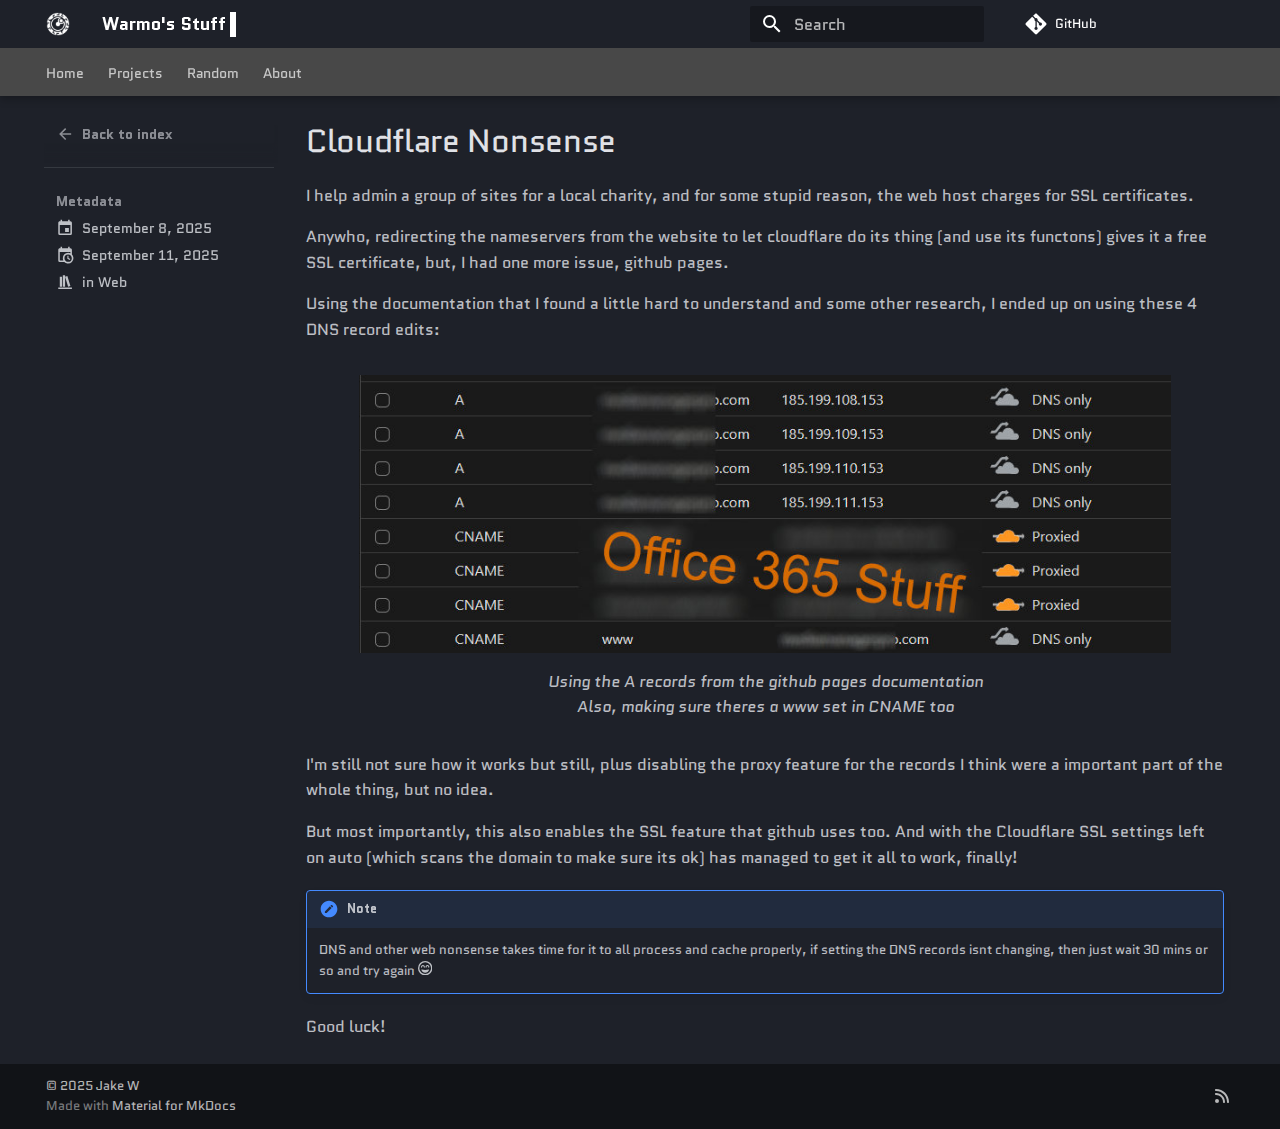
<file: work/2025/09/08/cloudflare-nonsense/index.html>
<!doctype html>
<html lang="en" class="no-js">
  <head>
    
      <meta charset="utf-8">
      <meta name="viewport" content="width=device-width,initial-scale=1">
      
        <meta name="description" content="All of my random projects!">
      
      
      
        <link rel="canonical" href="http://warmolabs.tf/work/2025/09/08/cloudflare-nonsense/">
      
      
        <link rel="prev" href="../../../02/07/coming-soon-template-pt2-completed/">
      
      
      
        <link rel="alternate" type="application/rss+xml" title="RSS feed" href="../../../../../feed_rss_created.xml">
        <link rel="alternate" type="application/rss+xml" title="RSS feed of updated content" href="../../../../../feed_rss_updated.xml">
      
      <link rel="icon" href="../../../../../images/icons/maze-cornea-t.png">
      <meta name="generator" content="mkdocs-1.6.1, mkdocs-material-9.6.20">
    
    

      
        <title>Cloudflare Nonsense - Warmo's Stuff</title>
      
    
<link rel="apple-touch-icon" href="/images/icons/maze-cornea-180.png" sizes="180x180">

    
      <link rel="stylesheet" href="../../../../../assets/stylesheets/main.e53b48f4.min.css">
      
        
        <link rel="stylesheet" href="../../../../../assets/stylesheets/palette.06af60db.min.css">
      
      


    
    
      
    
    
      
        
        
        <link rel="preconnect" href="https://fonts.gstatic.com" crossorigin>
        <link rel="stylesheet" href="https://fonts.googleapis.com/css?family=Quantico:300,300i,400,400i,700,700i%7CRoboto+Mono:400,400i,700,700i&display=fallback">
        <style>:root{--md-text-font:"Quantico";--md-code-font:"Roboto Mono"}</style>
      
    
    
      <link rel="stylesheet" href="../../../../../stylesheets/extra.css">
    
    <script>__md_scope=new URL("../../../../..",location),__md_hash=e=>[...e].reduce(((e,_)=>(e<<5)-e+_.charCodeAt(0)),0),__md_get=(e,_=localStorage,t=__md_scope)=>JSON.parse(_.getItem(t.pathname+"."+e)),__md_set=(e,_,t=localStorage,a=__md_scope)=>{try{t.setItem(a.pathname+"."+e,JSON.stringify(_))}catch(e){}}</script>
    
      
  


  
  

<script id="__analytics">function __md_analytics(){function e(){dataLayer.push(arguments)}window.dataLayer=window.dataLayer||[],e("js",new Date),e("config","G-PPVP3M5SH8"),document.addEventListener("DOMContentLoaded",(function(){document.forms.search&&document.forms.search.query.addEventListener("blur",(function(){this.value&&e("event","search",{search_term:this.value})}));document$.subscribe((function(){var t=document.forms.feedback;if(void 0!==t)for(var a of t.querySelectorAll("[type=submit]"))a.addEventListener("click",(function(a){a.preventDefault();var n=document.location.pathname,d=this.getAttribute("data-md-value");e("event","feedback",{page:n,data:d}),t.firstElementChild.disabled=!0;var r=t.querySelector(".md-feedback__note [data-md-value='"+d+"']");r&&(r.hidden=!1)})),t.hidden=!1})),location$.subscribe((function(t){e("config","G-PPVP3M5SH8",{page_path:t.pathname})}))}));var t=document.createElement("script");t.async=!0,t.src="https://www.googletagmanager.com/gtag/js?id=G-PPVP3M5SH8",document.getElementById("__analytics").insertAdjacentElement("afterEnd",t)}</script>
  
    <script>"undefined"!=typeof __md_analytics&&__md_analytics()</script>
  

    
    
      
        <meta  property="og:type"  content="website" >
      
        <meta  property="og:title"  content="Cloudflare Nonsense - Warmo's Stuff" >
      
        <meta  property="og:description"  content="All of my random projects!" >
      
        <meta  property="og:image"  content="http://warmolabs.tf/assets/images/social/work/posts/cloudflare.png" >
      
        <meta  property="og:image:type"  content="image/png" >
      
        <meta  property="og:image:width"  content="1200" >
      
        <meta  property="og:image:height"  content="630" >
      
        <meta  property="og:url"  content="http://warmolabs.tf/work/2025/09/08/cloudflare-nonsense/" >
      
        <meta  name="twitter:card"  content="summary_large_image" >
      
        <meta  name="twitter:title"  content="Cloudflare Nonsense - Warmo's Stuff" >
      
        <meta  name="twitter:description"  content="All of my random projects!" >
      
        <meta  name="twitter:image"  content="http://warmolabs.tf/assets/images/social/work/posts/cloudflare.png" >
      
    
    
  </head>
  
  
    
    
    
    
    
    <body dir="ltr" data-md-color-scheme="slate" data-md-color-primary="custom" data-md-color-accent="orange">
  
    
    <input class="md-toggle" data-md-toggle="drawer" type="checkbox" id="__drawer" autocomplete="off">
    <input class="md-toggle" data-md-toggle="search" type="checkbox" id="__search" autocomplete="off">
    <label class="md-overlay" for="__drawer"></label>
    <div data-md-component="skip">
      
    </div>
    <div data-md-component="announce">
      
    </div>
    
    
      

  

<header class="md-header md-header--shadow md-header--lifted" data-md-component="header">
  <nav class="md-header__inner md-grid" aria-label="Header">
    <a href="../../../../.." title="Warmo&#39;s Stuff" class="md-header__button md-logo" aria-label="Warmo's Stuff" data-md-component="logo">
      
  <img src="../../../../../images/icons/maze-cornea.png" alt="logo">

    </a>
    <label class="md-header__button md-icon" for="__drawer">
      
      <svg xmlns="http://www.w3.org/2000/svg" viewBox="0 0 24 24"><path d="M3 6h18v2H3zm0 5h18v2H3zm0 5h18v2H3z"/></svg>
    </label>
    <div class="md-header__title" data-md-component="header-title">
      <div class="md-header__ellipsis">
        <div class="md-header__topic">
          <span class="md-ellipsis">
            Warmo's Stuff
          </span>
        </div>
        <div class="md-header__topic" data-md-component="header-topic">
          <span class="md-ellipsis">
            
              Cloudflare Nonsense
            
          </span>
        </div>
      </div>
    </div>
    
      
    
    
    
    
      
      
        <label class="md-header__button md-icon" for="__search">
          
          <svg xmlns="http://www.w3.org/2000/svg" viewBox="0 0 24 24"><path d="M9.5 3A6.5 6.5 0 0 1 16 9.5c0 1.61-.59 3.09-1.56 4.23l.27.27h.79l5 5-1.5 1.5-5-5v-.79l-.27-.27A6.52 6.52 0 0 1 9.5 16 6.5 6.5 0 0 1 3 9.5 6.5 6.5 0 0 1 9.5 3m0 2C7 5 5 7 5 9.5S7 14 9.5 14 14 12 14 9.5 12 5 9.5 5"/></svg>
        </label>
        <div class="md-search" data-md-component="search" role="dialog">
  <label class="md-search__overlay" for="__search"></label>
  <div class="md-search__inner" role="search">
    <form class="md-search__form" name="search">
      <input type="text" class="md-search__input" name="query" aria-label="Search" placeholder="Search" autocapitalize="off" autocorrect="off" autocomplete="off" spellcheck="false" data-md-component="search-query" required>
      <label class="md-search__icon md-icon" for="__search">
        
        <svg xmlns="http://www.w3.org/2000/svg" viewBox="0 0 24 24"><path d="M9.5 3A6.5 6.5 0 0 1 16 9.5c0 1.61-.59 3.09-1.56 4.23l.27.27h.79l5 5-1.5 1.5-5-5v-.79l-.27-.27A6.52 6.52 0 0 1 9.5 16 6.5 6.5 0 0 1 3 9.5 6.5 6.5 0 0 1 9.5 3m0 2C7 5 5 7 5 9.5S7 14 9.5 14 14 12 14 9.5 12 5 9.5 5"/></svg>
        
        <svg xmlns="http://www.w3.org/2000/svg" viewBox="0 0 24 24"><path d="M20 11v2H8l5.5 5.5-1.42 1.42L4.16 12l7.92-7.92L13.5 5.5 8 11z"/></svg>
      </label>
      <nav class="md-search__options" aria-label="Search">
        
        <button type="reset" class="md-search__icon md-icon" title="Clear" aria-label="Clear" tabindex="-1">
          
          <svg xmlns="http://www.w3.org/2000/svg" viewBox="0 0 24 24"><path d="M19 6.41 17.59 5 12 10.59 6.41 5 5 6.41 10.59 12 5 17.59 6.41 19 12 13.41 17.59 19 19 17.59 13.41 12z"/></svg>
        </button>
      </nav>
      
    </form>
    <div class="md-search__output">
      <div class="md-search__scrollwrap" tabindex="0" data-md-scrollfix>
        <div class="md-search-result" data-md-component="search-result">
          <div class="md-search-result__meta">
            Initializing search
          </div>
          <ol class="md-search-result__list" role="presentation"></ol>
        </div>
      </div>
    </div>
  </div>
</div>
      
    
    
      <div class="md-header__source">
        <a href="https://github.com/Warmo/warmo.github.io" title="Go to repository" class="md-source" data-md-component="source">
  <div class="md-source__icon md-icon">
    
    <svg xmlns="http://www.w3.org/2000/svg" viewBox="0 0 448 512"><!--! Font Awesome Free 7.0.0 by @fontawesome - https://fontawesome.com License - https://fontawesome.com/license/free (Icons: CC BY 4.0, Fonts: SIL OFL 1.1, Code: MIT License) Copyright 2025 Fonticons, Inc.--><path d="M439.6 236.1 244 40.5c-5.4-5.5-12.8-8.5-20.4-8.5s-15 3-20.4 8.4L162.5 81l51.5 51.5c27.1-9.1 52.7 16.8 43.4 43.7l49.7 49.7c34.2-11.8 61.2 31 35.5 56.7-26.5 26.5-70.2-2.9-56-37.3L240.3 199v121.9c25.3 12.5 22.3 41.8 9.1 55-6.4 6.4-15.2 10.1-24.3 10.1s-17.8-3.6-24.3-10.1c-17.6-17.6-11.1-46.9 11.2-56v-123c-20.8-8.5-24.6-30.7-18.6-45L142.6 101 8.5 235.1C3 240.6 0 247.9 0 255.5s3 15 8.5 20.4l195.6 195.7c5.4 5.4 12.7 8.4 20.4 8.4s15-3 20.4-8.4l194.7-194.7c5.4-5.4 8.4-12.8 8.4-20.4s-3-15-8.4-20.4"/></svg>
  </div>
  <div class="md-source__repository">
    GitHub
  </div>
</a>
      </div>
    
  </nav>
  
    
      
<nav class="md-tabs" aria-label="Tabs" data-md-component="tabs">
  <div class="md-grid">
    <ul class="md-tabs__list">
      
        
  
  
  
  
    <li class="md-tabs__item">
      <a href="../../../../.." class="md-tabs__link">
        
  
  
    
  
  Home

      </a>
    </li>
  

      
        
  
  
  
  
    <li class="md-tabs__item">
      <a href="../../../../" class="md-tabs__link">
        
  
  
    
  
  Projects

      </a>
    </li>
  

      
        
  
  
  
  
    <li class="md-tabs__item">
      <a href="../../../../../random/" class="md-tabs__link">
        
  
  
    
  
  Random

      </a>
    </li>
  

      
        
  
  
  
  
    <li class="md-tabs__item">
      <a href="../../../../../about/" class="md-tabs__link">
        
  
  
    
  
  About

      </a>
    </li>
  

      
    </ul>
  </div>
</nav>
    
  
</header>
    
    <div class="md-container" data-md-component="container">
      
      
        
      
      <main class="md-main" data-md-component="main">
        <div class="md-main__inner md-grid">
          
            
              
                
              
              <div class="md-sidebar md-sidebar--primary" data-md-component="sidebar" data-md-type="navigation" hidden>
                <div class="md-sidebar__scrollwrap">
                  <div class="md-sidebar__inner">
                    


  


  

<nav class="md-nav md-nav--primary md-nav--lifted md-nav--integrated" aria-label="Navigation" data-md-level="0">
  <label class="md-nav__title" for="__drawer">
    <a href="../../../../.." title="Warmo&#39;s Stuff" class="md-nav__button md-logo" aria-label="Warmo's Stuff" data-md-component="logo">
      
  <img src="../../../../../images/icons/maze-cornea.png" alt="logo">

    </a>
    Warmo's Stuff
  </label>
  
    <div class="md-nav__source">
      <a href="https://github.com/Warmo/warmo.github.io" title="Go to repository" class="md-source" data-md-component="source">
  <div class="md-source__icon md-icon">
    
    <svg xmlns="http://www.w3.org/2000/svg" viewBox="0 0 448 512"><!--! Font Awesome Free 7.0.0 by @fontawesome - https://fontawesome.com License - https://fontawesome.com/license/free (Icons: CC BY 4.0, Fonts: SIL OFL 1.1, Code: MIT License) Copyright 2025 Fonticons, Inc.--><path d="M439.6 236.1 244 40.5c-5.4-5.5-12.8-8.5-20.4-8.5s-15 3-20.4 8.4L162.5 81l51.5 51.5c27.1-9.1 52.7 16.8 43.4 43.7l49.7 49.7c34.2-11.8 61.2 31 35.5 56.7-26.5 26.5-70.2-2.9-56-37.3L240.3 199v121.9c25.3 12.5 22.3 41.8 9.1 55-6.4 6.4-15.2 10.1-24.3 10.1s-17.8-3.6-24.3-10.1c-17.6-17.6-11.1-46.9 11.2-56v-123c-20.8-8.5-24.6-30.7-18.6-45L142.6 101 8.5 235.1C3 240.6 0 247.9 0 255.5s3 15 8.5 20.4l195.6 195.7c5.4 5.4 12.7 8.4 20.4 8.4s15-3 20.4-8.4l194.7-194.7c5.4-5.4 8.4-12.8 8.4-20.4s-3-15-8.4-20.4"/></svg>
  </div>
  <div class="md-source__repository">
    GitHub
  </div>
</a>
    </div>
  
  <ul class="md-nav__list" data-md-scrollfix>
    
      
      
  
  
  
  
    <li class="md-nav__item">
      <a href="../../../../.." class="md-nav__link">
        
  
  
  <span class="md-ellipsis">
    Home
    
  </span>
  

      </a>
    </li>
  

    
      
      
  
  
  
  
    <li class="md-nav__item">
      <a href="../../../../" class="md-nav__link">
        
  
  
  <span class="md-ellipsis">
    Projects
    
  </span>
  

      </a>
    </li>
  

    
      
      
  
  
  
  
    <li class="md-nav__item">
      <a href="../../../../../random/" class="md-nav__link">
        
  
  
  <span class="md-ellipsis">
    Random
    
  </span>
  

      </a>
    </li>
  

    
      
      
  
  
  
  
    <li class="md-nav__item">
      <a href="../../../../../about/" class="md-nav__link">
        
  
  
  <span class="md-ellipsis">
    About
    
  </span>
  

      </a>
    </li>
  

    
  </ul>
</nav>
                  </div>
                </div>
              </div>
            
            
          
          
  <div class="md-content md-content--post" data-md-component="content">
    <div class="md-sidebar md-sidebar--post" data-md-component="sidebar" data-md-type="navigation">
      <div class="md-sidebar__scrollwrap">
        <div class="md-sidebar__inner md-post">
          <nav class="md-nav md-nav--primary">
            <div class="md-post__back">
              <div class="md-nav__title md-nav__container">
                <a href="../../../../" class="md-nav__link">
                  <svg xmlns="http://www.w3.org/2000/svg" viewBox="0 0 24 24"><path d="M20 11v2H8l5.5 5.5-1.42 1.42L4.16 12l7.92-7.92L13.5 5.5 8 11z"/></svg>
                  <span class="md-ellipsis">
                    Back to index
                  </span>
                </a>
              </div>
            </div>
            
            <ul class="md-post__meta md-nav__list">
              <li class="md-nav__item md-nav__item--section">
                <div class="md-post__title">
                  <span class="md-ellipsis">
                    Metadata
                  </span>
                </div>
                <nav class="md-nav">
                  <ul class="md-nav__list">
                    <li class="md-nav__item">
                      <div class="md-nav__link">
                        <svg xmlns="http://www.w3.org/2000/svg" viewBox="0 0 24 24"><path d="M19 19H5V8h14m-3-7v2H8V1H6v2H5c-1.11 0-2 .89-2 2v14a2 2 0 0 0 2 2h14a2 2 0 0 0 2-2V5a2 2 0 0 0-2-2h-1V1m-1 11h-5v5h5z"/></svg>
                        <time datetime="2025-09-08 00:00:00+00:00" class="md-ellipsis">September 8, 2025</time>
                      </div>
                    </li>
                    
                      <li class="md-nav__item">
                        <div class="md-nav__link">
                          <svg xmlns="http://www.w3.org/2000/svg" viewBox="0 0 24 24"><path d="M15 13h1.5v2.82l2.44 1.41-.75 1.3L15 16.69zm4-5H5v11h4.67c-.43-.91-.67-1.93-.67-3a7 7 0 0 1 7-7c1.07 0 2.09.24 3 .67zM5 21a2 2 0 0 1-2-2V5c0-1.11.89-2 2-2h1V1h2v2h8V1h2v2h1a2 2 0 0 1 2 2v6.1c1.24 1.26 2 2.99 2 4.9a7 7 0 0 1-7 7c-1.91 0-3.64-.76-4.9-2zm11-9.85A4.85 4.85 0 0 0 11.15 16c0 2.68 2.17 4.85 4.85 4.85A4.85 4.85 0 0 0 20.85 16c0-2.68-2.17-4.85-4.85-4.85"/></svg>
                          <time datetime="2025-09-11 00:00:00+00:00" class="md-ellipsis">September 11, 2025</time>
                        </div>
                      </li>
                    
                    
                      <li class="md-nav__item">
                        <div class="md-nav__link">
                          <svg xmlns="http://www.w3.org/2000/svg" viewBox="0 0 24 24"><path d="M9 3v15h3V3zm3 2 4 13 3-1-4-13zM5 5v13h3V5zM3 19v2h18v-2z"/></svg>
                          <span class="md-ellipsis">
                            in
                            
                              <a href="../../../../category/web/">Web</a></span>
                        </div>
                      </li>
                    
                    
                  </ul>
                </nav>
              </li>
            </ul>
            
          </nav>
          
            

<nav class="md-nav md-nav--secondary" aria-label="Table of contents">
  
  
  
  
</nav>
          
        </div>
      </div>
    </div>
    <article class="md-content__inner md-typeset">
      
        
  



  
  


  <h1>Cloudflare Nonsense</h1>

<p>I help admin a group of sites for a local charity, and for some stupid reason, the web host charges for SSL certificates.</p>
<p>Anywho, redirecting the nameservers from the website to let cloudflare do its thing (and use its functons) gives it a free SSL certificate, but, I had one more issue, github pages.</p>
<p>Using the documentation that I found a little hard to understand and some other research, I ended up on using these 4 DNS record edits:</p>
<figure>
<p><img alt="Preview" src="../../../../images/cloudflare.jpg" width="90%" /></p>
<figcaption>
<p>Using the A records from the github pages documentation
<br>Also, making sure theres a www set in CNAME too</p>
</figcaption>
</figure>
<p>I'm still not sure how it works but still, plus disabling the proxy feature for the records I think were a important part of the whole thing, but no idea.</p>
<p>But most importantly, this also enables the SSL feature that github uses too. And with the Cloudflare SSL settings left on auto (which scans the domain to make sure its ok) has managed to get it all to work, finally!</p>
<div class="admonition note">
<p class="admonition-title">Note</p>
<p>DNS and other web nonsense takes time for it to all process and cache properly, if setting the DNS records isnt changing, then just wait 30 mins or so and try again <span class="twemoji"><svg xmlns="http://www.w3.org/2000/svg" viewBox="0 0 512 512"><!--! Font Awesome Free 7.0.0 by @fontawesome - https://fontawesome.com License - https://fontawesome.com/license/free (Icons: CC BY 4.0, Fonts: SIL OFL 1.1, Code: MIT License) Copyright 2025 Fonticons, Inc.--><path d="M464 256a208 208 0 1 0-416 0 208 208 0 1 0 416 0M0 256a256 256 0 1 1 512 0 256 256 0 1 1-512 0m372.2 46.3c11.8-3.6 23.7 6.1 19.6 17.8-19.8 55.9-73.1 96-135.8 96s-116-40-135.8-95.9c-4.1-11.6 7.8-21.4 19.6-17.8 34.7 10.6 74.2 16.5 116.1 16.5 42 0 81.5-6 116.3-16.6M176 180c-15.5 0-28 12.5-28 28v8c0 11-9 20-20 20s-20-9-20-20v-8c0-37.6 30.4-68 68-68s68 30.4 68 68v8c0 11-9 20-20 20s-20-9-20-20v-8c0-15.5-12.5-28-28-28m132 28v8c0 11-9 20-20 20s-20-9-20-20v-8c0-37.6 30.4-68 68-68s68 30.4 68 68v8c0 11-9 20-20 20s-20-9-20-20v-8c0-15.5-12.5-28-28-28s-28 12.5-28 28"/></svg></span></p>
</div>
<p>Good luck!</p>







  
  



  


  



      
    </article>
  </div>

          
<script>var target=document.getElementById(location.hash.slice(1));target&&target.name&&(target.checked=target.name.startsWith("__tabbed_"))</script>
        </div>
        
      </main>
      
        <footer class="md-footer">
  
  <div class="md-footer-meta md-typeset">
    <div class="md-footer-meta__inner md-grid">
      <div class="md-copyright">
  
    <div class="md-copyright__highlight">
      &copy; 2025 <a href="https://github.com/Warmo"  target="_blank" rel="noopener">Jake W</a>

    </div>
  
  
    Made with
    <a href="https://squidfunk.github.io/mkdocs-material/" target="_blank" rel="noopener">
      Material for MkDocs
    </a>
  
</div>
      
        
<div class="md-social">
  
    
    
    
    
    <a href="/rss.xml" target="_blank" rel="noopener" title="RSS Feed" class="md-social__link">
      <svg xmlns="http://www.w3.org/2000/svg" viewBox="0 0 448 512"><!--! Font Awesome Free 7.0.0 by @fontawesome - https://fontawesome.com License - https://fontawesome.com/license/free (Icons: CC BY 4.0, Fonts: SIL OFL 1.1, Code: MIT License) Copyright 2025 Fonticons, Inc.--><path d="M0 64c0-17.7 14.3-32 32-32 229.8 0 416 186.2 416 416 0 17.7-14.3 32-32 32s-32-14.3-32-32C384 253.6 226.4 96 32 96 14.3 96 0 81.7 0 64m0 352a64 64 0 1 1 128 0 64 64 0 1 1-128 0m32-256c159.1 0 288 128.9 288 288 0 17.7-14.3 32-32 32s-32-14.3-32-32c0-123.7-100.3-224-224-224-17.7 0-32-14.3-32-32s14.3-32 32-32"/></svg>
    </a>
  
</div>
      
    </div>
  </div>
</footer>
      
    </div>
    <div class="md-dialog" data-md-component="dialog">
      <div class="md-dialog__inner md-typeset"></div>
    </div>
    
    
    
      
      <script id="__config" type="application/json">{"base": "../../../../..", "features": "navigation.instant navigation.tracking navigation.sections navigation.tabs navigation.tabs.sticky toc.integrate search.highlight", "search": "../../../../../assets/javascripts/workers/search.973d3a69.min.js", "tags": null, "translations": {"clipboard.copied": "Copied to clipboard", "clipboard.copy": "Copy to clipboard", "search.result.more.one": "1 more on this page", "search.result.more.other": "# more on this page", "search.result.none": "No matching documents", "search.result.one": "1 matching document", "search.result.other": "# matching documents", "search.result.placeholder": "Type to start searching", "search.result.term.missing": "Missing", "select.version": "Select version"}, "version": null}</script>
    
    
      <script src="../../../../../assets/javascripts/bundle.f55a23d4.min.js"></script>
      
        <script src="../../../../../js/open_in_new_tab.js"></script>
      
    
  </body>
</html>
</file>
<file: stylesheets/extra.css>
.md-typeset h1{
  margin: 0px 0px 20px 0px;
}

.md-main__inner {
  margin-top: 5px;
}

.md-header__topic::after {
  content: "";
  display: inline-block;
  width: 6px;
  height: 1.4em; /* Adjust this value */
  margin-top: 0.6rem;
  margin-left: 0.2rem;
  background-color: currentColor;
  animation: cursor-blink 1.5s steps(2) infinite;
  vertical-align: text-bottom; /* Aligns cursor with text */
}

@keyframes cursor-blink {
  0% {
    opacity: 0;
  }
}

:root {
  --md-footer-bg-color: #1a1c23;
  --md-footer-fg-color: #999faa;
}

/* Links */
.md-typeset a {
  color: #1ABC9C;
}

/* Header Navigation */
.md-header {
  background-color: #1e2129;
}

/* Titles */
.md-typeset h1, .md-typeset h2, .md-typeset h3 {
  color: #E0E1E6;
}
.md-typeset a:hover {
  color: #ffffff;
  text-decoration: underline;
}

/* Navigation foreground color */
:root {
  --md-primary-fg-color: #484848;
  --md-primary-fg-color--dark: #646464;
}

/* Add padding to main content area */
.md-content {
  padding-left: 10px;
  padding-right: 10px;
  padding-top: 0;
  padding-bottom: 0;
}

/* Change only the links inside metadata items */
.md-meta__item a {
  color: #ef5552 !important; /* Your preferred color */
}

/* Optional: change hover color too */
.md-meta__item a:hover {
  color: #ffffff !important;
  text-decoration: underline;
}
</file>
<file: assets/stylesheets/main.7e37652d.min.css>
@charset "UTF-8";html{-webkit-text-size-adjust:none;-moz-text-size-adjust:none;text-size-adjust:none;box-sizing:border-box}*,:after,:before{box-sizing:inherit}@media (prefers-reduced-motion){*,:after,:before{transition:none!important}}body{margin:0}a,button,input,label{-webkit-tap-highlight-color:transparent}a{color:inherit;text-decoration:none}hr{border:0;box-sizing:initial;display:block;height:.05rem;overflow:visible;padding:0}small{font-size:80%}sub,sup{line-height:1em}img{border-style:none}table{border-collapse:initial;border-spacing:0}td,th{font-weight:400;vertical-align:top}button{background:#0000;border:0;font-family:inherit;font-size:inherit;margin:0;padding:0}input{border:0;outline:none}:root{--md-primary-fg-color:#4051b5;--md-primary-fg-color--light:#5d6cc0;--md-primary-fg-color--dark:#303fa1;--md-primary-bg-color:#fff;--md-primary-bg-color--light:#ffffffb3;--md-accent-fg-color:#526cfe;--md-accent-fg-color--transparent:#526cfe1a;--md-accent-bg-color:#fff;--md-accent-bg-color--light:#ffffffb3}[data-md-color-scheme=default]{color-scheme:light}[data-md-color-scheme=default] img[src$="#gh-dark-mode-only"],[data-md-color-scheme=default] img[src$="#only-dark"]{display:none}:root,[data-md-color-scheme=default]{--md-hue:225deg;--md-default-fg-color:#000000de;--md-default-fg-color--light:#0000008a;--md-default-fg-color--lighter:#00000052;--md-default-fg-color--lightest:#00000012;--md-default-bg-color:#fff;--md-default-bg-color--light:#ffffffb3;--md-default-bg-color--lighter:#ffffff4d;--md-default-bg-color--lightest:#ffffff1f;--md-code-fg-color:#36464e;--md-code-bg-color:#f5f5f5;--md-code-hl-color:#4287ff;--md-code-hl-color--light:#4287ff1a;--md-code-hl-number-color:#d52a2a;--md-code-hl-special-color:#db1457;--md-code-hl-function-color:#a846b9;--md-code-hl-constant-color:#6e59d9;--md-code-hl-keyword-color:#3f6ec6;--md-code-hl-string-color:#1c7d4d;--md-code-hl-name-color:var(--md-code-fg-color);--md-code-hl-operator-color:var(--md-default-fg-color--light);--md-code-hl-punctuation-color:var(--md-default-fg-color--light);--md-code-hl-comment-color:var(--md-default-fg-color--light);--md-code-hl-generic-color:var(--md-default-fg-color--light);--md-code-hl-variable-color:var(--md-default-fg-color--light);--md-typeset-color:var(--md-default-fg-color);--md-typeset-a-color:var(--md-primary-fg-color);--md-typeset-del-color:#f5503d26;--md-typeset-ins-color:#0bd57026;--md-typeset-kbd-color:#fafafa;--md-typeset-kbd-accent-color:#fff;--md-typeset-kbd-border-color:#b8b8b8;--md-typeset-mark-color:#ffff0080;--md-typeset-table-color:#0000001f;--md-typeset-table-color--light:rgba(0,0,0,.035);--md-admonition-fg-color:var(--md-default-fg-color);--md-admonition-bg-color:var(--md-default-bg-color);--md-warning-fg-color:#000000de;--md-warning-bg-color:#ff9;--md-footer-fg-color:#fff;--md-footer-fg-color--light:#ffffffb3;--md-footer-fg-color--lighter:#ffffff73;--md-footer-bg-color:#000000de;--md-footer-bg-color--dark:#00000052;--md-shadow-z1:0 0.2rem 0.5rem #0000000d,0 0 0.05rem #0000001a;--md-shadow-z2:0 0.2rem 0.5rem #0000001a,0 0 0.05rem #00000040;--md-shadow-z3:0 0.2rem 0.5rem #0003,0 0 0.05rem #00000059}.md-icon svg{fill:currentcolor;display:block;height:1.2rem;width:1.2rem}body{-webkit-font-smoothing:antialiased;-moz-osx-font-smoothing:grayscale;--md-text-font-family:var(--md-text-font,_),-apple-system,BlinkMacSystemFont,Helvetica,Arial,sans-serif;--md-code-font-family:var(--md-code-font,_),SFMono-Regular,Consolas,Menlo,monospace}aside,body,input{font-feature-settings:"kern","liga";color:var(--md-typeset-color);font-family:var(--md-text-font-family)}code,kbd,pre{font-feature-settings:"kern";font-family:var(--md-code-font-family)}:root{--md-typeset-table-sort-icon:url('data:image/svg+xml;charset=utf-8,<svg xmlns="http://www.w3.org/2000/svg" viewBox="0 0 24 24"><path d="m18 21-4-4h3V7h-3l4-4 4 4h-3v10h3M2 19v-2h10v2M2 13v-2h7v2M2 7V5h4v2z"/></svg>');--md-typeset-table-sort-icon--asc:url('data:image/svg+xml;charset=utf-8,<svg xmlns="http://www.w3.org/2000/svg" viewBox="0 0 24 24"><path d="M19 17h3l-4 4-4-4h3V3h2M2 17h10v2H2M6 5v2H2V5m0 6h7v2H2z"/></svg>');--md-typeset-table-sort-icon--desc:url('data:image/svg+xml;charset=utf-8,<svg xmlns="http://www.w3.org/2000/svg" viewBox="0 0 24 24"><path d="M19 7h3l-4-4-4 4h3v14h2M2 17h10v2H2M6 5v2H2V5m0 6h7v2H2z"/></svg>')}.md-typeset{-webkit-print-color-adjust:exact;color-adjust:exact;font-size:.8rem;line-height:1.6;overflow-wrap:break-word}@media print{.md-typeset{font-size:.68rem}}.md-typeset blockquote,.md-typeset dl,.md-typeset figure,.md-typeset ol,.md-typeset pre,.md-typeset ul{margin-bottom:1em;margin-top:1em}.md-typeset h1{color:var(--md-default-fg-color--light);font-size:2em;line-height:1.3;margin:0 0 1.25em}.md-typeset h1,.md-typeset h2{font-weight:300;letter-spacing:-.01em}.md-typeset h2{font-size:1.5625em;line-height:1.4;margin:1.6em 0 .64em}.md-typeset h3{font-size:1.25em;font-weight:400;letter-spacing:-.01em;line-height:1.5;margin:1.6em 0 .8em}.md-typeset h2+h3{margin-top:.8em}.md-typeset h4{font-weight:700;letter-spacing:-.01em;margin:1em 0}.md-typeset h5,.md-typeset h6{color:var(--md-default-fg-color--light);font-size:.8em;font-weight:700;letter-spacing:-.01em;margin:1.25em 0}.md-typeset h5{text-transform:uppercase}.md-typeset h5 code{text-transform:none}.md-typeset hr{border-bottom:.05rem solid var(--md-default-fg-color--lightest);display:flow-root;margin:1.5em 0}.md-typeset a{color:var(--md-typeset-a-color);word-break:break-word}.md-typeset a,.md-typeset a:before{transition:color 125ms}.md-typeset a:focus,.md-typeset a:hover{color:var(--md-accent-fg-color)}.md-typeset a:focus code,.md-typeset a:hover code{background-color:var(--md-accent-fg-color--transparent)}.md-typeset a code{color:currentcolor;transition:background-color 125ms}.md-typeset a.focus-visible{outline-color:var(--md-accent-fg-color);outline-offset:.2rem}.md-typeset code,.md-typeset kbd,.md-typeset pre{color:var(--md-code-fg-color);direction:ltr;font-variant-ligatures:none}@media print{.md-typeset code,.md-typeset kbd,.md-typeset pre{white-space:pre-wrap}}.md-typeset code{background-color:var(--md-code-bg-color);border-radius:.1rem;-webkit-box-decoration-break:clone;box-decoration-break:clone;font-size:.85em;padding:0 .2941176471em;word-break:break-word}.md-typeset code:not(.focus-visible){-webkit-tap-highlight-color:transparent;outline:none}.md-typeset pre{display:flow-root;line-height:1.4;position:relative}.md-typeset pre>code{-webkit-box-decoration-break:slice;box-decoration-break:slice;box-shadow:none;display:block;margin:0;outline-color:var(--md-accent-fg-color);overflow:auto;padding:.7720588235em 1.1764705882em;scrollbar-color:var(--md-default-fg-color--lighter) #0000;scrollbar-width:thin;touch-action:auto;word-break:normal}.md-typeset pre>code:hover{scrollbar-color:var(--md-accent-fg-color) #0000}.md-typeset pre>code::-webkit-scrollbar{height:.2rem;width:.2rem}.md-typeset pre>code::-webkit-scrollbar-thumb{background-color:var(--md-default-fg-color--lighter)}.md-typeset pre>code::-webkit-scrollbar-thumb:hover{background-color:var(--md-accent-fg-color)}.md-typeset kbd{background-color:var(--md-typeset-kbd-color);border-radius:.1rem;box-shadow:0 .1rem 0 .05rem var(--md-typeset-kbd-border-color),0 .1rem 0 var(--md-typeset-kbd-border-color),0 -.1rem .2rem var(--md-typeset-kbd-accent-color) inset;color:var(--md-default-fg-color);display:inline-block;font-size:.75em;padding:0 .6666666667em;vertical-align:text-top;word-break:break-word}.md-typeset mark{background-color:var(--md-typeset-mark-color);-webkit-box-decoration-break:clone;box-decoration-break:clone;color:inherit;word-break:break-word}.md-typeset abbr{border-bottom:.05rem dotted var(--md-default-fg-color--light);cursor:help;text-decoration:none}.md-typeset small{opacity:.75}[dir=ltr] .md-typeset sub,[dir=ltr] .md-typeset sup{margin-left:.078125em}[dir=rtl] .md-typeset sub,[dir=rtl] .md-typeset sup{margin-right:.078125em}[dir=ltr] .md-typeset blockquote{padding-left:.6rem}[dir=rtl] .md-typeset blockquote{padding-right:.6rem}[dir=ltr] .md-typeset blockquote{border-left:.2rem solid var(--md-default-fg-color--lighter)}[dir=rtl] .md-typeset blockquote{border-right:.2rem solid var(--md-default-fg-color--lighter)}.md-typeset blockquote{color:var(--md-default-fg-color--light);margin-left:0;margin-right:0}.md-typeset ul{list-style-type:disc}.md-typeset ul[type]{list-style-type:revert-layer}[dir=ltr] .md-typeset ol,[dir=ltr] .md-typeset ul{margin-left:.625em}[dir=rtl] .md-typeset ol,[dir=rtl] .md-typeset ul{margin-right:.625em}.md-typeset ol,.md-typeset ul{padding:0}.md-typeset ol:not([hidden]),.md-typeset ul:not([hidden]){display:flow-root}.md-typeset ol ol,.md-typeset ul ol{list-style-type:lower-alpha}.md-typeset ol ol ol,.md-typeset ul ol ol{list-style-type:lower-roman}.md-typeset ol ol ol ol,.md-typeset ul ol ol ol{list-style-type:upper-alpha}.md-typeset ol ol ol ol ol,.md-typeset ul ol ol ol ol{list-style-type:upper-roman}.md-typeset ol[type],.md-typeset ul[type]{list-style-type:revert-layer}[dir=ltr] .md-typeset ol li,[dir=ltr] .md-typeset ul li{margin-left:1.25em}[dir=rtl] .md-typeset ol li,[dir=rtl] .md-typeset ul li{margin-right:1.25em}.md-typeset ol li,.md-typeset ul li{margin-bottom:.5em}.md-typeset ol li blockquote,.md-typeset ol li p,.md-typeset ul li blockquote,.md-typeset ul li p{margin:.5em 0}.md-typeset ol li:last-child,.md-typeset ul li:last-child{margin-bottom:0}[dir=ltr] .md-typeset ol li ol,[dir=ltr] .md-typeset ol li ul,[dir=ltr] .md-typeset ul li ol,[dir=ltr] .md-typeset ul li ul{margin-left:.625em}[dir=rtl] .md-typeset ol li ol,[dir=rtl] .md-typeset ol li ul,[dir=rtl] .md-typeset ul li ol,[dir=rtl] .md-typeset ul li ul{margin-right:.625em}.md-typeset ol li ol,.md-typeset ol li ul,.md-typeset ul li ol,.md-typeset ul li ul{margin-bottom:.5em;margin-top:.5em}[dir=ltr] .md-typeset dd{margin-left:1.875em}[dir=rtl] .md-typeset dd{margin-right:1.875em}.md-typeset dd{margin-bottom:1.5em;margin-top:1em}.md-typeset img,.md-typeset svg,.md-typeset video{height:auto;max-width:100%}.md-typeset img[align=left]{margin:1em 1em 1em 0}.md-typeset img[align=right]{margin:1em 0 1em 1em}.md-typeset img[align]:only-child{margin-top:0}.md-typeset figure{display:flow-root;margin:1em auto;max-width:100%;text-align:center;width:-moz-fit-content;width:fit-content}.md-typeset figure img{display:block;margin:0 auto}.md-typeset figcaption{font-style:italic;margin:1em auto;max-width:24rem}.md-typeset iframe{max-width:100%}.md-typeset table:not([class]){background-color:var(--md-default-bg-color);border:.05rem solid var(--md-typeset-table-color);border-radius:.1rem;display:inline-block;font-size:.64rem;max-width:100%;overflow:auto;touch-action:auto}@media print{.md-typeset table:not([class]){display:table}}.md-typeset table:not([class])+*{margin-top:1.5em}.md-typeset table:not([class]) td>:first-child,.md-typeset table:not([class]) th>:first-child{margin-top:0}.md-typeset table:not([class]) td>:last-child,.md-typeset table:not([class]) th>:last-child{margin-bottom:0}.md-typeset table:not([class]) td:not([align]),.md-typeset table:not([class]) th:not([align]){text-align:left}[dir=rtl] .md-typeset table:not([class]) td:not([align]),[dir=rtl] .md-typeset table:not([class]) th:not([align]){text-align:right}.md-typeset table:not([class]) th{font-weight:700;min-width:5rem;padding:.9375em 1.25em;vertical-align:top}.md-typeset table:not([class]) td{border-top:.05rem solid var(--md-typeset-table-color);padding:.9375em 1.25em;vertical-align:top}.md-typeset table:not([class]) tbody tr{transition:background-color 125ms}.md-typeset table:not([class]) tbody tr:hover{background-color:var(--md-typeset-table-color--light);box-shadow:0 .05rem 0 var(--md-default-bg-color) inset}.md-typeset table:not([class]) a{word-break:normal}.md-typeset table th[role=columnheader]{cursor:pointer}[dir=ltr] .md-typeset table th[role=columnheader]:after{margin-left:.5em}[dir=rtl] .md-typeset table th[role=columnheader]:after{margin-right:.5em}.md-typeset table th[role=columnheader]:after{content:"";display:inline-block;height:1.2em;-webkit-mask-image:var(--md-typeset-table-sort-icon);mask-image:var(--md-typeset-table-sort-icon);-webkit-mask-repeat:no-repeat;mask-repeat:no-repeat;-webkit-mask-size:contain;mask-size:contain;transition:background-color 125ms;vertical-align:text-bottom;width:1.2em}.md-typeset table th[role=columnheader]:hover:after{background-color:var(--md-default-fg-color--lighter)}.md-typeset table th[role=columnheader][aria-sort=ascending]:after{background-color:var(--md-default-fg-color--light);-webkit-mask-image:var(--md-typeset-table-sort-icon--asc);mask-image:var(--md-typeset-table-sort-icon--asc)}.md-typeset table th[role=columnheader][aria-sort=descending]:after{background-color:var(--md-default-fg-color--light);-webkit-mask-image:var(--md-typeset-table-sort-icon--desc);mask-image:var(--md-typeset-table-sort-icon--desc)}.md-typeset__scrollwrap{margin:1em -.8rem;overflow-x:auto;touch-action:auto}.md-typeset__table{display:inline-block;margin-bottom:.5em;padding:0 .8rem}@media print{.md-typeset__table{display:block}}html .md-typeset__table table{display:table;margin:0;overflow:hidden;width:100%}@media screen and (max-width:44.984375em){.md-content__inner>pre{margin:1em -.8rem}.md-content__inner>pre code{border-radius:0}}.md-typeset .md-author{border-radius:100%;display:block;flex-shrink:0;height:1.6rem;overflow:hidden;position:relative;transition:color 125ms,transform 125ms;width:1.6rem}.md-typeset .md-author img{display:block}.md-typeset .md-author--more{background:var(--md-default-fg-color--lightest);color:var(--md-default-fg-color--lighter);font-size:.6rem;font-weight:700;line-height:1.6rem;text-align:center}.md-typeset .md-author--long{height:2.4rem;width:2.4rem}.md-typeset a.md-author{transform:scale(1)}.md-typeset a.md-author img{border-radius:100%;filter:grayscale(100%) opacity(75%);transition:filter 125ms}.md-typeset a.md-author:focus,.md-typeset a.md-author:hover{transform:scale(1.1);z-index:1}.md-typeset a.md-author:focus img,.md-typeset a.md-author:hover img{filter:grayscale(0)}.md-banner{background-color:var(--md-footer-bg-color);color:var(--md-footer-fg-color);overflow:auto}@media print{.md-banner{display:none}}.md-banner--warning{background-color:var(--md-warning-bg-color);color:var(--md-warning-fg-color)}.md-banner__inner{font-size:.7rem;margin:.6rem auto;padding:0 .8rem}[dir=ltr] .md-banner__button{float:right}[dir=rtl] .md-banner__button{float:left}.md-banner__button{color:inherit;cursor:pointer;transition:opacity .25s}.no-js .md-banner__button{display:none}.md-banner__button:hover{opacity:.7}html{font-size:125%;height:100%;overflow-x:hidden}@media screen and (min-width:100em){html{font-size:137.5%}}@media screen and (min-width:125em){html{font-size:150%}}body{background-color:var(--md-default-bg-color);display:flex;flex-direction:column;font-size:.5rem;min-height:100%;position:relative;width:100%}@media print{body{display:block}}@media screen and (max-width:59.984375em){body[data-md-scrolllock]{position:fixed}}.md-grid{margin-left:auto;margin-right:auto;max-width:61rem}.md-container{display:flex;flex-direction:column;flex-grow:1}@media print{.md-container{display:block}}.md-main{flex-grow:1}.md-main__inner{display:flex;height:100%;margin-top:1.5rem}.md-ellipsis{overflow:hidden;text-overflow:ellipsis}.md-toggle{display:none}.md-option{height:0;opacity:0;position:absolute;width:0}.md-option:checked+label:not([hidden]){display:block}.md-option.focus-visible+label{outline-color:var(--md-accent-fg-color);outline-style:auto}.md-skip{background-color:var(--md-default-fg-color);border-radius:.1rem;color:var(--md-default-bg-color);font-size:.64rem;margin:.5rem;opacity:0;outline-color:var(--md-accent-fg-color);padding:.3rem .5rem;position:fixed;transform:translateY(.4rem);z-index:-1}.md-skip:focus{opacity:1;transform:translateY(0);transition:transform .25s cubic-bezier(.4,0,.2,1),opacity 175ms 75ms;z-index:10}@page{margin:25mm}:root{--md-clipboard-icon:url('data:image/svg+xml;charset=utf-8,<svg xmlns="http://www.w3.org/2000/svg" viewBox="0 0 24 24"><path d="M19 21H8V7h11m0-2H8a2 2 0 0 0-2 2v14a2 2 0 0 0 2 2h11a2 2 0 0 0 2-2V7a2 2 0 0 0-2-2m-3-4H4a2 2 0 0 0-2 2v14h2V3h12z"/></svg>')}.md-clipboard{border-radius:.1rem;color:var(--md-default-fg-color--lightest);cursor:pointer;height:1.5em;outline-color:var(--md-accent-fg-color);outline-offset:.1rem;position:absolute;right:.5em;top:.5em;transition:color .25s;width:1.5em;z-index:1}@media print{.md-clipboard{display:none}}.md-clipboard:not(.focus-visible){-webkit-tap-highlight-color:transparent;outline:none}:hover>.md-clipboard{color:var(--md-default-fg-color--light)}.md-clipboard:focus,.md-clipboard:hover{color:var(--md-accent-fg-color)}.md-clipboard:after{background-color:currentcolor;content:"";display:block;height:1.125em;margin:0 auto;-webkit-mask-image:var(--md-clipboard-icon);mask-image:var(--md-clipboard-icon);-webkit-mask-position:center;mask-position:center;-webkit-mask-repeat:no-repeat;mask-repeat:no-repeat;-webkit-mask-size:contain;mask-size:contain;width:1.125em}.md-clipboard--inline{cursor:pointer}.md-clipboard--inline code{transition:color .25s,background-color .25s}.md-clipboard--inline:focus code,.md-clipboard--inline:hover code{background-color:var(--md-accent-fg-color--transparent);color:var(--md-accent-fg-color)}.md-typeset .md-code__content{display:grid}@keyframes consent{0%{opacity:0;transform:translateY(100%)}to{opacity:1;transform:translateY(0)}}@keyframes overlay{0%{opacity:0}to{opacity:1}}.md-consent__overlay{animation:overlay .25s both;-webkit-backdrop-filter:blur(.1rem);backdrop-filter:blur(.1rem);background-color:#0000008a;height:100%;opacity:1;position:fixed;top:0;width:100%;z-index:5}.md-consent__inner{animation:consent .5s cubic-bezier(.1,.7,.1,1) both;background-color:var(--md-default-bg-color);border:0;border-radius:.1rem;bottom:0;box-shadow:0 0 .2rem #0000001a,0 .2rem .4rem #0003;max-height:100%;overflow:auto;padding:0;position:fixed;width:100%;z-index:5}.md-consent__form{padding:.8rem}.md-consent__settings{display:none;margin:1em 0}input:checked+.md-consent__settings{display:block}.md-consent__controls{margin-bottom:.8rem}.md-typeset .md-consent__controls .md-button{display:inline}@media screen and (max-width:44.984375em){.md-typeset .md-consent__controls .md-button{display:block;margin-top:.4rem;text-align:center;width:100%}}.md-consent label{cursor:pointer}.md-content{flex-grow:1;min-width:0}.md-content__inner{margin:0 .8rem 1.2rem;padding-top:.6rem}@media screen and (min-width:76.25em){[dir=ltr] .md-sidebar--primary:not([hidden])~.md-content>.md-content__inner{margin-left:1.2rem}[dir=ltr] .md-sidebar--secondary:not([hidden])~.md-content>.md-content__inner,[dir=rtl] .md-sidebar--primary:not([hidden])~.md-content>.md-content__inner{margin-right:1.2rem}[dir=rtl] .md-sidebar--secondary:not([hidden])~.md-content>.md-content__inner{margin-left:1.2rem}}.md-content__inner:before{content:"";display:block;height:.4rem}.md-content__inner>:last-child{margin-bottom:0}[dir=ltr] .md-content__button{float:right}[dir=rtl] .md-content__button{float:left}[dir=ltr] .md-content__button{margin-left:.4rem}[dir=rtl] .md-content__button{margin-right:.4rem}.md-content__button{margin:.4rem 0;padding:0}@media print{.md-content__button{display:none}}.md-typeset .md-content__button{color:var(--md-default-fg-color--lighter)}.md-content__button svg{display:inline;vertical-align:top}[dir=rtl] .md-content__button svg{transform:scaleX(-1)}[dir=ltr] .md-dialog{right:.8rem}[dir=rtl] .md-dialog{left:.8rem}.md-dialog{background-color:var(--md-default-fg-color);border-radius:.1rem;bottom:.8rem;box-shadow:var(--md-shadow-z3);min-width:11.1rem;opacity:0;padding:.4rem .6rem;pointer-events:none;position:fixed;transform:translateY(100%);transition:transform 0ms .4s,opacity .4s;z-index:4}@media print{.md-dialog{display:none}}.md-dialog--active{opacity:1;pointer-events:auto;transform:translateY(0);transition:transform .4s cubic-bezier(.075,.85,.175,1),opacity .4s}.md-dialog__inner{color:var(--md-default-bg-color);font-size:.7rem}.md-feedback{margin:2em 0 1em;text-align:center}.md-feedback fieldset{border:none;margin:0;padding:0}.md-feedback__title{font-weight:700;margin:1em auto}.md-feedback__inner{position:relative}.md-feedback__list{display:flex;flex-wrap:wrap;place-content:baseline center;position:relative}.md-feedback__list:hover .md-icon:not(:disabled){color:var(--md-default-fg-color--lighter)}:disabled .md-feedback__list{min-height:1.8rem}.md-feedback__icon{color:var(--md-default-fg-color--light);cursor:pointer;flex-shrink:0;margin:0 .1rem;transition:color 125ms}.md-feedback__icon:not(:disabled).md-icon:hover{color:var(--md-accent-fg-color)}.md-feedback__icon:disabled{color:var(--md-default-fg-color--lightest);pointer-events:none}.md-feedback__note{opacity:0;position:relative;transform:translateY(.4rem);transition:transform .4s cubic-bezier(.1,.7,.1,1),opacity .15s}.md-feedback__note>*{margin:0 auto;max-width:16rem}:disabled .md-feedback__note{opacity:1;transform:translateY(0)}@media print{.md-feedback{display:none}}.md-footer{background-color:var(--md-footer-bg-color);color:var(--md-footer-fg-color)}@media print{.md-footer{display:none}}.md-footer__inner{justify-content:space-between;overflow:auto;padding:.2rem}.md-footer__inner:not([hidden]){display:flex}.md-footer__link{align-items:end;display:flex;flex-grow:0.01;margin-bottom:.4rem;margin-top:1rem;max-width:100%;outline-color:var(--md-accent-fg-color);overflow:hidden;transition:opacity .25s}.md-footer__link:focus,.md-footer__link:hover{opacity:.7}[dir=rtl] .md-footer__link svg{transform:scaleX(-1)}@media screen and (max-width:44.984375em){.md-footer__link--prev{flex-shrink:0}.md-footer__link--prev .md-footer__title{display:none}}[dir=ltr] .md-footer__link--next{margin-left:auto}[dir=rtl] .md-footer__link--next{margin-right:auto}.md-footer__link--next{text-align:right}[dir=rtl] .md-footer__link--next{text-align:left}.md-footer__title{flex-grow:1;font-size:.9rem;margin-bottom:.7rem;max-width:calc(100% - 2.4rem);padding:0 1rem;white-space:nowrap}.md-footer__button{margin:.2rem;padding:.4rem}.md-footer__direction{font-size:.64rem;opacity:.7}.md-footer-meta{background-color:var(--md-footer-bg-color--dark)}.md-footer-meta__inner{display:flex;flex-wrap:wrap;justify-content:space-between;padding:.2rem}html .md-footer-meta.md-typeset a{color:var(--md-footer-fg-color--light)}html .md-footer-meta.md-typeset a:focus,html .md-footer-meta.md-typeset a:hover{color:var(--md-footer-fg-color)}.md-copyright{color:var(--md-footer-fg-color--lighter);font-size:.64rem;margin:auto .6rem;padding:.4rem 0;width:100%}@media screen and (min-width:45em){.md-copyright{width:auto}}.md-copyright__highlight{color:var(--md-footer-fg-color--light)}.md-social{display:inline-flex;gap:.2rem;margin:0 .4rem;padding:.2rem 0 .6rem}@media screen and (min-width:45em){.md-social{padding:.6rem 0}}.md-social__link{display:inline-block;height:1.6rem;text-align:center;width:1.6rem}.md-social__link:before{line-height:1.9}.md-social__link svg{fill:currentcolor;max-height:.8rem;vertical-align:-25%}.md-typeset .md-button{border:.1rem solid;border-radius:.1rem;color:var(--md-primary-fg-color);cursor:pointer;display:inline-block;font-weight:700;padding:.625em 2em;transition:color 125ms,background-color 125ms,border-color 125ms}.md-typeset .md-button--primary{background-color:var(--md-primary-fg-color);border-color:var(--md-primary-fg-color);color:var(--md-primary-bg-color)}.md-typeset .md-button:focus,.md-typeset .md-button:hover{background-color:var(--md-accent-fg-color);border-color:var(--md-accent-fg-color);color:var(--md-accent-bg-color)}[dir=ltr] .md-typeset .md-input{border-top-left-radius:.1rem}[dir=ltr] .md-typeset .md-input,[dir=rtl] .md-typeset .md-input{border-top-right-radius:.1rem}[dir=rtl] .md-typeset .md-input{border-top-left-radius:.1rem}.md-typeset .md-input{border-bottom:.1rem solid var(--md-default-fg-color--lighter);box-shadow:var(--md-shadow-z1);font-size:.8rem;height:1.8rem;padding:0 .6rem;transition:border .25s,box-shadow .25s}.md-typeset .md-input:focus,.md-typeset .md-input:hover{border-bottom-color:var(--md-accent-fg-color);box-shadow:var(--md-shadow-z2)}.md-typeset .md-input--stretch{width:100%}.md-header{background-color:var(--md-primary-fg-color);box-shadow:0 0 .2rem #0000,0 .2rem .4rem #0000;color:var(--md-primary-bg-color);display:block;left:0;position:sticky;right:0;top:0;z-index:4}@media print{.md-header{display:none}}.md-header[hidden]{transform:translateY(-100%);transition:transform .25s cubic-bezier(.8,0,.6,1),box-shadow .25s}.md-header--shadow{box-shadow:0 0 .2rem #0000001a,0 .2rem .4rem #0003;transition:transform .25s cubic-bezier(.1,.7,.1,1),box-shadow .25s}.md-header__inner{align-items:center;display:flex;padding:0 .2rem}.md-header__button{color:currentcolor;cursor:pointer;margin:.2rem;outline-color:var(--md-accent-fg-color);padding:.4rem;position:relative;transition:opacity .25s;vertical-align:middle;z-index:1}.md-header__button:hover{opacity:.7}.md-header__button:not([hidden]){display:inline-block}.md-header__button:not(.focus-visible){-webkit-tap-highlight-color:transparent;outline:none}.md-header__button.md-logo{margin:.2rem;padding:.4rem}@media screen and (max-width:76.234375em){.md-header__button.md-logo{display:none}}.md-header__button.md-logo img,.md-header__button.md-logo svg{fill:currentcolor;display:block;height:1.2rem;width:auto}@media screen and (min-width:60em){.md-header__button[for=__search]{display:none}}.no-js .md-header__button[for=__search]{display:none}[dir=rtl] .md-header__button[for=__search] svg{transform:scaleX(-1)}@media screen and (min-width:76.25em){.md-header__button[for=__drawer]{display:none}}.md-header__topic{display:flex;max-width:100%;position:absolute;transition:transform .4s cubic-bezier(.1,.7,.1,1),opacity .15s;white-space:nowrap}.md-header__topic+.md-header__topic{opacity:0;pointer-events:none;transform:translateX(1.25rem);transition:transform .4s cubic-bezier(1,.7,.1,.1),opacity .15s;z-index:-1}[dir=rtl] .md-header__topic+.md-header__topic{transform:translateX(-1.25rem)}.md-header__topic:first-child{font-weight:700}[dir=ltr] .md-header__title{margin-left:1rem;margin-right:.4rem}[dir=rtl] .md-header__title{margin-left:.4rem;margin-right:1rem}.md-header__title{flex-grow:1;font-size:.9rem;height:2.4rem;line-height:2.4rem}.md-header__title--active .md-header__topic{opacity:0;pointer-events:none;transform:translateX(-1.25rem);transition:transform .4s cubic-bezier(1,.7,.1,.1),opacity .15s;z-index:-1}[dir=rtl] .md-header__title--active .md-header__topic{transform:translateX(1.25rem)}.md-header__title--active .md-header__topic+.md-header__topic{opacity:1;pointer-events:auto;transform:translateX(0);transition:transform .4s cubic-bezier(.1,.7,.1,1),opacity .15s;z-index:0}.md-header__title>.md-header__ellipsis{height:100%;position:relative;width:100%}.md-header__option{display:flex;flex-shrink:0;max-width:100%;transition:max-width 0ms .25s,opacity .25s .25s;white-space:nowrap}[data-md-toggle=search]:checked~.md-header .md-header__option{max-width:0;opacity:0;transition:max-width 0ms,opacity 0ms}.md-header__option>input{bottom:0}.md-header__source{display:none}@media screen and (min-width:60em){[dir=ltr] .md-header__source{margin-left:1rem}[dir=rtl] .md-header__source{margin-right:1rem}.md-header__source{display:block;max-width:11.7rem;width:11.7rem}}@media screen and (min-width:76.25em){[dir=ltr] .md-header__source{margin-left:1.4rem}[dir=rtl] .md-header__source{margin-right:1.4rem}}.md-meta{color:var(--md-default-fg-color--light);font-size:.7rem;line-height:1.3}.md-meta__list{display:inline-flex;flex-wrap:wrap;list-style:none;margin:0;padding:0}.md-meta__item:not(:last-child):after{content:"·";margin-left:.2rem;margin-right:.2rem}.md-meta__link{color:var(--md-typeset-a-color)}.md-meta__link:focus,.md-meta__link:hover{color:var(--md-accent-fg-color)}.md-draft{background-color:#ff1744;border-radius:.125em;color:#fff;display:inline-block;font-weight:700;padding-left:.5714285714em;padding-right:.5714285714em}:root{--md-nav-icon--prev:url('data:image/svg+xml;charset=utf-8,<svg xmlns="http://www.w3.org/2000/svg" viewBox="0 0 24 24"><path d="M20 11v2H8l5.5 5.5-1.42 1.42L4.16 12l7.92-7.92L13.5 5.5 8 11z"/></svg>');--md-nav-icon--next:url('data:image/svg+xml;charset=utf-8,<svg xmlns="http://www.w3.org/2000/svg" viewBox="0 0 24 24"><path d="M8.59 16.58 13.17 12 8.59 7.41 10 6l6 6-6 6z"/></svg>');--md-toc-icon:url('data:image/svg+xml;charset=utf-8,<svg xmlns="http://www.w3.org/2000/svg" viewBox="0 0 24 24"><path d="M3 9h14V7H3zm0 4h14v-2H3zm0 4h14v-2H3zm16 0h2v-2h-2zm0-10v2h2V7zm0 6h2v-2h-2z"/></svg>')}.md-nav{font-size:.7rem;line-height:1.3}.md-nav__title{color:var(--md-default-fg-color--light);display:block;font-weight:700;overflow:hidden;padding:0 .6rem;text-overflow:ellipsis}.md-nav__title .md-nav__button{display:none}.md-nav__title .md-nav__button img{height:100%;width:auto}.md-nav__title .md-nav__button.md-logo img,.md-nav__title .md-nav__button.md-logo svg{fill:currentcolor;display:block;height:2.4rem;max-width:100%;object-fit:contain;width:auto}.md-nav__list{list-style:none;margin:0;padding:0}.md-nav__link{align-items:flex-start;display:flex;gap:.4rem;margin-top:.625em;scroll-snap-align:start;transition:color 125ms}.md-nav__link--passed{color:var(--md-default-fg-color--light)}.md-nav__item .md-nav__link--active,.md-nav__item .md-nav__link--active code{color:var(--md-typeset-a-color)}.md-nav__link .md-ellipsis{position:relative}[dir=ltr] .md-nav__link .md-icon:last-child{margin-left:auto}[dir=rtl] .md-nav__link .md-icon:last-child{margin-right:auto}.md-nav__link svg{fill:currentcolor;flex-shrink:0;height:1.3em;position:relative}.md-nav__link[for]:focus,.md-nav__link[for]:hover,.md-nav__link[href]:focus,.md-nav__link[href]:hover{color:var(--md-accent-fg-color);cursor:pointer}.md-nav__link.focus-visible{outline-color:var(--md-accent-fg-color);outline-offset:.2rem}.md-nav--primary .md-nav__link[for=__toc]{display:none}.md-nav--primary .md-nav__link[for=__toc] .md-icon:after{background-color:currentcolor;display:block;height:100%;-webkit-mask-image:var(--md-toc-icon);mask-image:var(--md-toc-icon);width:100%}.md-nav--primary .md-nav__link[for=__toc]~.md-nav{display:none}.md-nav__container>.md-nav__link{margin-top:0}.md-nav__container>.md-nav__link:first-child{flex-grow:1;min-width:0}.md-nav__icon{flex-shrink:0}.md-nav__source{display:none}@media screen and (max-width:76.234375em){.md-nav--primary,.md-nav--primary .md-nav{background-color:var(--md-default-bg-color);display:flex;flex-direction:column;height:100%;left:0;position:absolute;right:0;top:0;z-index:1}.md-nav--primary .md-nav__item,.md-nav--primary .md-nav__title{font-size:.8rem;line-height:1.5}.md-nav--primary .md-nav__title{background-color:var(--md-default-fg-color--lightest);color:var(--md-default-fg-color--light);cursor:pointer;height:5.6rem;line-height:2.4rem;padding:3rem .8rem .2rem;position:relative;white-space:nowrap}[dir=ltr] .md-nav--primary .md-nav__title .md-nav__icon{left:.4rem}[dir=rtl] .md-nav--primary .md-nav__title .md-nav__icon{right:.4rem}.md-nav--primary .md-nav__title .md-nav__icon{display:block;height:1.2rem;margin:.2rem;position:absolute;top:.4rem;width:1.2rem}.md-nav--primary .md-nav__title .md-nav__icon:after{background-color:currentcolor;content:"";display:block;height:100%;-webkit-mask-image:var(--md-nav-icon--prev);mask-image:var(--md-nav-icon--prev);-webkit-mask-position:center;mask-position:center;-webkit-mask-repeat:no-repeat;mask-repeat:no-repeat;-webkit-mask-size:contain;mask-size:contain;width:100%}.md-nav--primary .md-nav__title~.md-nav__list{background-color:var(--md-default-bg-color);box-shadow:0 .05rem 0 var(--md-default-fg-color--lightest) inset;overflow-y:auto;scroll-snap-type:y mandatory;touch-action:pan-y}.md-nav--primary .md-nav__title~.md-nav__list>:first-child{border-top:0}.md-nav--primary .md-nav__title[for=__drawer]{background-color:var(--md-primary-fg-color);color:var(--md-primary-bg-color);font-weight:700}.md-nav--primary .md-nav__title .md-logo{display:block;left:.2rem;margin:.2rem;padding:.4rem;position:absolute;right:.2rem;top:.2rem}.md-nav--primary .md-nav__list{flex:1}.md-nav--primary .md-nav__item{border-top:.05rem solid var(--md-default-fg-color--lightest)}.md-nav--primary .md-nav__item--active>.md-nav__link{color:var(--md-typeset-a-color)}.md-nav--primary .md-nav__item--active>.md-nav__link:focus,.md-nav--primary .md-nav__item--active>.md-nav__link:hover{color:var(--md-accent-fg-color)}.md-nav--primary .md-nav__link{margin-top:0;padding:.6rem .8rem}.md-nav--primary .md-nav__link svg{margin-top:.1em}.md-nav--primary .md-nav__link>.md-nav__link{padding:0}[dir=ltr] .md-nav--primary .md-nav__link .md-nav__icon{margin-right:-.2rem}[dir=rtl] .md-nav--primary .md-nav__link .md-nav__icon{margin-left:-.2rem}.md-nav--primary .md-nav__link .md-nav__icon{font-size:1.2rem;height:1.2rem;width:1.2rem}.md-nav--primary .md-nav__link .md-nav__icon:after{background-color:currentcolor;content:"";display:block;height:100%;-webkit-mask-image:var(--md-nav-icon--next);mask-image:var(--md-nav-icon--next);-webkit-mask-position:center;mask-position:center;-webkit-mask-repeat:no-repeat;mask-repeat:no-repeat;-webkit-mask-size:contain;mask-size:contain;width:100%}[dir=rtl] .md-nav--primary .md-nav__icon:after{transform:scale(-1)}.md-nav--primary .md-nav--secondary .md-nav{background-color:initial;position:static}[dir=ltr] .md-nav--primary .md-nav--secondary .md-nav .md-nav__link{padding-left:1.4rem}[dir=rtl] .md-nav--primary .md-nav--secondary .md-nav .md-nav__link{padding-right:1.4rem}[dir=ltr] .md-nav--primary .md-nav--secondary .md-nav .md-nav .md-nav__link{padding-left:2rem}[dir=rtl] .md-nav--primary .md-nav--secondary .md-nav .md-nav .md-nav__link{padding-right:2rem}[dir=ltr] .md-nav--primary .md-nav--secondary .md-nav .md-nav .md-nav .md-nav__link{padding-left:2.6rem}[dir=rtl] .md-nav--primary .md-nav--secondary .md-nav .md-nav .md-nav .md-nav__link{padding-right:2.6rem}[dir=ltr] .md-nav--primary .md-nav--secondary .md-nav .md-nav .md-nav .md-nav .md-nav__link{padding-left:3.2rem}[dir=rtl] .md-nav--primary .md-nav--secondary .md-nav .md-nav .md-nav .md-nav .md-nav__link{padding-right:3.2rem}.md-nav--secondary{background-color:initial}.md-nav__toggle~.md-nav{display:flex;opacity:0;transform:translateX(100%);transition:transform .25s cubic-bezier(.8,0,.6,1),opacity 125ms 50ms}[dir=rtl] .md-nav__toggle~.md-nav{transform:translateX(-100%)}.md-nav__toggle:checked~.md-nav{opacity:1;transform:translateX(0);transition:transform .25s cubic-bezier(.4,0,.2,1),opacity 125ms 125ms}.md-nav__toggle:checked~.md-nav>.md-nav__list{-webkit-backface-visibility:hidden;backface-visibility:hidden}}@media screen and (max-width:59.984375em){.md-nav--primary .md-nav__link[for=__toc]{display:flex}.md-nav--primary .md-nav__link[for=__toc] .md-icon:after{content:""}.md-nav--primary .md-nav__link[for=__toc]+.md-nav__link{display:none}.md-nav--primary .md-nav__link[for=__toc]~.md-nav{display:flex}.md-nav__source{background-color:var(--md-primary-fg-color--dark);color:var(--md-primary-bg-color);display:block;padding:0 .2rem}}@media screen and (min-width:60em) and (max-width:76.234375em){.md-nav--integrated .md-nav__link[for=__toc]{display:flex}.md-nav--integrated .md-nav__link[for=__toc] .md-icon:after{content:""}.md-nav--integrated .md-nav__link[for=__toc]+.md-nav__link{display:none}.md-nav--integrated .md-nav__link[for=__toc]~.md-nav{display:flex}}@media screen and (min-width:60em){.md-nav{margin-bottom:-.4rem}.md-nav--secondary .md-nav__title{background:var(--md-default-bg-color);box-shadow:0 0 .4rem .4rem var(--md-default-bg-color);position:sticky;top:0;z-index:1}.md-nav--secondary .md-nav__title[for=__toc]{scroll-snap-align:start}.md-nav--secondary .md-nav__title .md-nav__icon{display:none}[dir=ltr] .md-nav--secondary .md-nav__list{padding-left:.6rem}[dir=rtl] .md-nav--secondary .md-nav__list{padding-right:.6rem}.md-nav--secondary .md-nav__list{padding-bottom:.4rem}[dir=ltr] .md-nav--secondary .md-nav__item>.md-nav__link{margin-right:.4rem}[dir=rtl] .md-nav--secondary .md-nav__item>.md-nav__link{margin-left:.4rem}}@media screen and (min-width:76.25em){.md-nav{margin-bottom:-.4rem;transition:max-height .25s cubic-bezier(.86,0,.07,1)}.md-nav--primary .md-nav__title{background:var(--md-default-bg-color);box-shadow:0 0 .4rem .4rem var(--md-default-bg-color);position:sticky;top:0;z-index:1}.md-nav--primary .md-nav__title[for=__drawer]{scroll-snap-align:start}.md-nav--primary .md-nav__title .md-nav__icon{display:none}[dir=ltr] .md-nav--primary .md-nav__list{padding-left:.6rem}[dir=rtl] .md-nav--primary .md-nav__list{padding-right:.6rem}.md-nav--primary .md-nav__list{padding-bottom:.4rem}[dir=ltr] .md-nav--primary .md-nav__item>.md-nav__link{margin-right:.4rem}[dir=rtl] .md-nav--primary .md-nav__item>.md-nav__link{margin-left:.4rem}.md-nav__toggle~.md-nav{display:grid;grid-template-rows:minmax(.4rem,0fr);opacity:0;transition:grid-template-rows .25s cubic-bezier(.86,0,.07,1),opacity .25s,visibility 0ms .25s;visibility:collapse}.md-nav__toggle~.md-nav>.md-nav__list{overflow:hidden}.md-nav__toggle.md-toggle--indeterminate~.md-nav,.md-nav__toggle:checked~.md-nav{grid-template-rows:minmax(.4rem,1fr);opacity:1;transition:grid-template-rows .25s cubic-bezier(.86,0,.07,1),opacity .15s .1s,visibility 0ms;visibility:visible}.md-nav__toggle.md-toggle--indeterminate~.md-nav{transition:none}.md-nav__item--nested>.md-nav>.md-nav__title{display:none}.md-nav__item--section{display:block;margin:1.25em 0}.md-nav__item--section:last-child{margin-bottom:0}.md-nav__item--section>.md-nav__link{font-weight:700}.md-nav__item--section>.md-nav__link[for]{color:var(--md-default-fg-color--light)}.md-nav__item--section>.md-nav__link:not(.md-nav__container){pointer-events:none}.md-nav__item--section>.md-nav__link .md-icon,.md-nav__item--section>.md-nav__link>[for]{display:none}[dir=ltr] .md-nav__item--section>.md-nav{margin-left:-.6rem}[dir=rtl] .md-nav__item--section>.md-nav{margin-right:-.6rem}.md-nav__item--section>.md-nav{display:block;opacity:1;visibility:visible}.md-nav__item--section>.md-nav>.md-nav__list>.md-nav__item{padding:0}.md-nav__icon{border-radius:100%;height:.9rem;transition:background-color .25s;width:.9rem}.md-nav__icon:hover{background-color:var(--md-accent-fg-color--transparent)}.md-nav__icon:after{background-color:currentcolor;border-radius:100%;content:"";display:inline-block;height:100%;-webkit-mask-image:var(--md-nav-icon--next);mask-image:var(--md-nav-icon--next);-webkit-mask-position:center;mask-position:center;-webkit-mask-repeat:no-repeat;mask-repeat:no-repeat;-webkit-mask-size:contain;mask-size:contain;transition:transform .25s;vertical-align:-.1rem;width:100%}[dir=rtl] .md-nav__icon:after{transform:rotate(180deg)}.md-nav__item--nested .md-nav__toggle:checked~.md-nav__link .md-nav__icon:after,.md-nav__item--nested .md-toggle--indeterminate~.md-nav__link .md-nav__icon:after{transform:rotate(90deg)}.md-nav--lifted>.md-nav__list>.md-nav__item,.md-nav--lifted>.md-nav__title{display:none}.md-nav--lifted>.md-nav__list>.md-nav__item--active{display:block}.md-nav--lifted>.md-nav__list>.md-nav__item--active>.md-nav__link{background:var(--md-default-bg-color);box-shadow:0 0 .4rem .4rem var(--md-default-bg-color);margin-top:0;position:sticky;top:0;z-index:1}.md-nav--lifted>.md-nav__list>.md-nav__item--active>.md-nav__link:not(.md-nav__container){pointer-events:none}.md-nav--lifted>.md-nav__list>.md-nav__item--active.md-nav__item--section{margin:0}[dir=ltr] .md-nav--lifted>.md-nav__list>.md-nav__item>.md-nav:not(.md-nav--secondary){margin-left:-.6rem}[dir=rtl] .md-nav--lifted>.md-nav__list>.md-nav__item>.md-nav:not(.md-nav--secondary){margin-right:-.6rem}.md-nav--lifted>.md-nav__list>.md-nav__item>[for]{color:var(--md-default-fg-color--light)}.md-nav--lifted .md-nav[data-md-level="1"]{grid-template-rows:minmax(.4rem,1fr);opacity:1;visibility:visible}[dir=ltr] .md-nav--integrated>.md-nav__list>.md-nav__item--active .md-nav--secondary{border-left:.05rem solid var(--md-primary-fg-color)}[dir=rtl] .md-nav--integrated>.md-nav__list>.md-nav__item--active .md-nav--secondary{border-right:.05rem solid var(--md-primary-fg-color)}.md-nav--integrated>.md-nav__list>.md-nav__item--active .md-nav--secondary{display:block;margin-bottom:1.25em;opacity:1;visibility:visible}.md-nav--integrated>.md-nav__list>.md-nav__item--active .md-nav--secondary>.md-nav__list{overflow:visible;padding-bottom:0}.md-nav--integrated>.md-nav__list>.md-nav__item--active .md-nav--secondary>.md-nav__title{display:none}}.md-pagination{font-size:.8rem;font-weight:700;gap:.4rem}.md-pagination,.md-pagination>*{align-items:center;display:flex;justify-content:center}.md-pagination>*{border-radius:.2rem;height:1.8rem;min-width:1.8rem;text-align:center}.md-pagination__current{background-color:var(--md-default-fg-color--lightest);color:var(--md-default-fg-color--light)}.md-pagination__link{transition:color 125ms,background-color 125ms}.md-pagination__link:focus,.md-pagination__link:hover{background-color:var(--md-accent-fg-color--transparent);color:var(--md-accent-fg-color)}.md-pagination__link:focus svg,.md-pagination__link:hover svg{color:var(--md-accent-fg-color)}.md-pagination__link.focus-visible{outline-color:var(--md-accent-fg-color);outline-offset:.2rem}.md-pagination__link svg{fill:currentcolor;color:var(--md-default-fg-color--lighter);display:block;max-height:100%;width:1.2rem}.md-post__back{border-bottom:.05rem solid var(--md-default-fg-color--lightest);margin-bottom:1.2rem;padding-bottom:1.2rem}@media screen and (max-width:76.234375em){.md-post__back{display:none}}[dir=rtl] .md-post__back svg{transform:scaleX(-1)}.md-post__authors{display:flex;flex-direction:column;gap:.6rem;margin:0 .6rem 1.2rem}.md-post .md-post__meta a{transition:color 125ms}.md-post .md-post__meta a:focus,.md-post .md-post__meta a:hover{color:var(--md-accent-fg-color)}.md-post__title{color:var(--md-default-fg-color--light);font-weight:700}.md-post--excerpt{margin-bottom:3.2rem}.md-post--excerpt .md-post__header{align-items:center;display:flex;gap:.6rem;min-height:1.6rem}.md-post--excerpt .md-post__authors{align-items:center;display:inline-flex;flex-direction:row;gap:.2rem;margin:0;min-height:2.4rem}[dir=ltr] .md-post--excerpt .md-post__meta .md-meta__list{margin-right:.4rem}[dir=rtl] .md-post--excerpt .md-post__meta .md-meta__list{margin-left:.4rem}.md-post--excerpt .md-post__content>:first-child{--md-scroll-margin:6rem;margin-top:0}.md-post>.md-nav--secondary{margin:1em 0}.md-profile{align-items:center;display:flex;font-size:.7rem;gap:.6rem;line-height:1.4;width:100%}.md-profile__description{flex-grow:1}.md-content--post{display:flex}@media screen and (max-width:76.234375em){.md-content--post{flex-flow:column-reverse}}.md-content--post>.md-content__inner{flex-grow:1;min-width:0}@media screen and (min-width:76.25em){[dir=ltr] .md-content--post>.md-content__inner{margin-left:1.2rem}[dir=rtl] .md-content--post>.md-content__inner{margin-right:1.2rem}}@media screen and (max-width:76.234375em){.md-sidebar.md-sidebar--post{padding:0;position:static;width:100%}.md-sidebar.md-sidebar--post .md-sidebar__scrollwrap{overflow:visible}.md-sidebar.md-sidebar--post .md-sidebar__inner{padding:0}.md-sidebar.md-sidebar--post .md-post__meta{margin-left:.6rem;margin-right:.6rem}.md-sidebar.md-sidebar--post .md-nav__item{border:none;display:inline}.md-sidebar.md-sidebar--post .md-nav__list{display:inline-flex;flex-wrap:wrap;gap:.6rem;padding-bottom:.6rem;padding-top:.6rem}.md-sidebar.md-sidebar--post .md-nav__link{padding:0}.md-sidebar.md-sidebar--post .md-nav{height:auto;margin-bottom:0;position:static}}:root{--md-progress-value:0;--md-progress-delay:400ms}.md-progress{background:var(--md-primary-bg-color);height:.075rem;opacity:min(clamp(0,var(--md-progress-value),1),clamp(0,100 - var(--md-progress-value),1));position:fixed;top:0;transform:scaleX(calc(var(--md-progress-value)*1%));transform-origin:left;transition:transform .5s cubic-bezier(.19,1,.22,1),opacity .25s var(--md-progress-delay);width:100%;z-index:4}:root{--md-search-result-icon:url('data:image/svg+xml;charset=utf-8,<svg xmlns="http://www.w3.org/2000/svg" viewBox="0 0 24 24"><path d="M14 2H6a2 2 0 0 0-2 2v16a2 2 0 0 0 2 2h7c-.41-.25-.8-.56-1.14-.9-.33-.33-.61-.7-.86-1.1H6V4h7v5h5v1.18c.71.16 1.39.43 2 .82V8zm6.31 16.9c1.33-2.11.69-4.9-1.4-6.22-2.11-1.33-4.91-.68-6.22 1.4-1.34 2.11-.69 4.89 1.4 6.22 1.46.93 3.32.93 4.79.02L22 23.39 23.39 22zm-3.81.1a2.5 2.5 0 0 1-2.5-2.5 2.5 2.5 0 0 1 2.5-2.5 2.5 2.5 0 0 1 2.5 2.5 2.5 2.5 0 0 1-2.5 2.5"/></svg>')}.md-search{position:relative}@media screen and (min-width:60em){.md-search{padding:.2rem 0}}.no-js .md-search{display:none}.md-search__overlay{opacity:0;z-index:1}@media screen and (max-width:59.984375em){[dir=ltr] .md-search__overlay{left:-2.2rem}[dir=rtl] .md-search__overlay{right:-2.2rem}.md-search__overlay{background-color:var(--md-default-bg-color);border-radius:1rem;height:2rem;overflow:hidden;pointer-events:none;position:absolute;top:-1rem;transform-origin:center;transition:transform .3s .1s,opacity .2s .2s;width:2rem}[data-md-toggle=search]:checked~.md-header .md-search__overlay{opacity:1;transition:transform .4s,opacity .1s}}@media screen and (min-width:60em){[dir=ltr] .md-search__overlay{left:0}[dir=rtl] .md-search__overlay{right:0}.md-search__overlay{background-color:#0000008a;cursor:pointer;height:0;position:fixed;top:0;transition:width 0ms .25s,height 0ms .25s,opacity .25s;width:0}[data-md-toggle=search]:checked~.md-header .md-search__overlay{height:200vh;opacity:1;transition:width 0ms,height 0ms,opacity .25s;width:100%}}@media screen and (max-width:29.984375em){[data-md-toggle=search]:checked~.md-header .md-search__overlay{transform:scale(45)}}@media screen and (min-width:30em) and (max-width:44.984375em){[data-md-toggle=search]:checked~.md-header .md-search__overlay{transform:scale(60)}}@media screen and (min-width:45em) and (max-width:59.984375em){[data-md-toggle=search]:checked~.md-header .md-search__overlay{transform:scale(75)}}.md-search__inner{-webkit-backface-visibility:hidden;backface-visibility:hidden}@media screen and (max-width:59.984375em){[dir=ltr] .md-search__inner{left:0}[dir=rtl] .md-search__inner{right:0}.md-search__inner{height:0;opacity:0;overflow:hidden;position:fixed;top:0;transform:translateX(5%);transition:width 0ms .3s,height 0ms .3s,transform .15s cubic-bezier(.4,0,.2,1) .15s,opacity .15s .15s;width:0;z-index:2}[dir=rtl] .md-search__inner{transform:translateX(-5%)}[data-md-toggle=search]:checked~.md-header .md-search__inner{height:100%;opacity:1;transform:translateX(0);transition:width 0ms 0ms,height 0ms 0ms,transform .15s cubic-bezier(.1,.7,.1,1) .15s,opacity .15s .15s;width:100%}}@media screen and (min-width:60em){[dir=ltr] .md-search__inner{float:right}[dir=rtl] .md-search__inner{float:left}.md-search__inner{padding:.1rem 0;position:relative;transition:width .25s cubic-bezier(.1,.7,.1,1);width:11.7rem}}@media screen and (min-width:60em) and (max-width:76.234375em){[data-md-toggle=search]:checked~.md-header .md-search__inner{width:23.4rem}}@media screen and (min-width:76.25em){[data-md-toggle=search]:checked~.md-header .md-search__inner{width:34.4rem}}.md-search__form{background-color:var(--md-default-bg-color);box-shadow:0 0 .6rem #0000;height:2.4rem;position:relative;transition:color .25s,background-color .25s;z-index:2}@media screen and (min-width:60em){.md-search__form{background-color:#00000042;border-radius:.1rem;height:1.8rem}.md-search__form:hover{background-color:#ffffff1f}}[data-md-toggle=search]:checked~.md-header .md-search__form{background-color:var(--md-default-bg-color);border-radius:.1rem .1rem 0 0;box-shadow:0 0 .6rem #00000012;color:var(--md-default-fg-color)}[dir=ltr] .md-search__input{padding-left:3.6rem;padding-right:2.2rem}[dir=rtl] .md-search__input{padding-left:2.2rem;padding-right:3.6rem}.md-search__input{background:#0000;font-size:.9rem;height:100%;position:relative;text-overflow:ellipsis;width:100%;z-index:2}.md-search__input::placeholder{transition:color .25s}.md-search__input::placeholder,.md-search__input~.md-search__icon{color:var(--md-default-fg-color--light)}.md-search__input::-ms-clear{display:none}@media screen and (max-width:59.984375em){.md-search__input{font-size:.9rem;height:2.4rem;width:100%}}@media screen and (min-width:60em){[dir=ltr] .md-search__input{padding-left:2.2rem}[dir=rtl] .md-search__input{padding-right:2.2rem}.md-search__input{color:inherit;font-size:.8rem}.md-search__input::placeholder{color:var(--md-primary-bg-color--light)}.md-search__input+.md-search__icon{color:var(--md-primary-bg-color)}[data-md-toggle=search]:checked~.md-header .md-search__input{text-overflow:clip}[data-md-toggle=search]:checked~.md-header .md-search__input+.md-search__icon{color:var(--md-default-fg-color--light)}[data-md-toggle=search]:checked~.md-header .md-search__input::placeholder{color:#0000}}.md-search__icon{cursor:pointer;display:inline-block;height:1.2rem;transition:color .25s,opacity .25s;width:1.2rem}.md-search__icon:hover{opacity:.7}[dir=ltr] .md-search__icon[for=__search]{left:.5rem}[dir=rtl] .md-search__icon[for=__search]{right:.5rem}.md-search__icon[for=__search]{position:absolute;top:.3rem;z-index:2}[dir=rtl] .md-search__icon[for=__search] svg{transform:scaleX(-1)}@media screen and (max-width:59.984375em){[dir=ltr] .md-search__icon[for=__search]{left:.8rem}[dir=rtl] .md-search__icon[for=__search]{right:.8rem}.md-search__icon[for=__search]{top:.6rem}.md-search__icon[for=__search] svg:first-child{display:none}}@media screen and (min-width:60em){.md-search__icon[for=__search]{pointer-events:none}.md-search__icon[for=__search] svg:last-child{display:none}}[dir=ltr] .md-search__options{right:.5rem}[dir=rtl] .md-search__options{left:.5rem}.md-search__options{pointer-events:none;position:absolute;top:.3rem;z-index:2}@media screen and (max-width:59.984375em){[dir=ltr] .md-search__options{right:.8rem}[dir=rtl] .md-search__options{left:.8rem}.md-search__options{top:.6rem}}[dir=ltr] .md-search__options>.md-icon{margin-left:.2rem}[dir=rtl] .md-search__options>.md-icon{margin-right:.2rem}.md-search__options>.md-icon{color:var(--md-default-fg-color--light);opacity:0;transform:scale(.75);transition:transform .15s cubic-bezier(.1,.7,.1,1),opacity .15s}.md-search__options>.md-icon:not(.focus-visible){-webkit-tap-highlight-color:transparent;outline:none}[data-md-toggle=search]:checked~.md-header .md-search__input:valid~.md-search__options>.md-icon{opacity:1;pointer-events:auto;transform:scale(1)}[data-md-toggle=search]:checked~.md-header .md-search__input:valid~.md-search__options>.md-icon:hover{opacity:.7}[dir=ltr] .md-search__suggest{padding-left:3.6rem;padding-right:2.2rem}[dir=rtl] .md-search__suggest{padding-left:2.2rem;padding-right:3.6rem}.md-search__suggest{align-items:center;color:var(--md-default-fg-color--lighter);display:flex;font-size:.9rem;height:100%;opacity:0;position:absolute;top:0;transition:opacity 50ms;white-space:nowrap;width:100%}@media screen and (min-width:60em){[dir=ltr] .md-search__suggest{padding-left:2.2rem}[dir=rtl] .md-search__suggest{padding-right:2.2rem}.md-search__suggest{font-size:.8rem}}[data-md-toggle=search]:checked~.md-header .md-search__suggest{opacity:1;transition:opacity .3s .1s}[dir=ltr] .md-search__output{border-bottom-left-radius:.1rem}[dir=ltr] .md-search__output,[dir=rtl] .md-search__output{border-bottom-right-radius:.1rem}[dir=rtl] .md-search__output{border-bottom-left-radius:.1rem}.md-search__output{overflow:hidden;position:absolute;width:100%;z-index:1}@media screen and (max-width:59.984375em){.md-search__output{bottom:0;top:2.4rem}}@media screen and (min-width:60em){.md-search__output{opacity:0;top:1.9rem;transition:opacity .4s}[data-md-toggle=search]:checked~.md-header .md-search__output{box-shadow:var(--md-shadow-z3);opacity:1}}.md-search__scrollwrap{-webkit-backface-visibility:hidden;backface-visibility:hidden;background-color:var(--md-default-bg-color);height:100%;overflow-y:auto;touch-action:pan-y}@media (-webkit-max-device-pixel-ratio:1),(max-resolution:1dppx){.md-search__scrollwrap{transform:translateZ(0)}}@media screen and (min-width:60em) and (max-width:76.234375em){.md-search__scrollwrap{width:23.4rem}}@media screen and (min-width:76.25em){.md-search__scrollwrap{width:34.4rem}}@media screen and (min-width:60em){.md-search__scrollwrap{max-height:0;scrollbar-color:var(--md-default-fg-color--lighter) #0000;scrollbar-width:thin}[data-md-toggle=search]:checked~.md-header .md-search__scrollwrap{max-height:75vh}.md-search__scrollwrap:hover{scrollbar-color:var(--md-accent-fg-color) #0000}.md-search__scrollwrap::-webkit-scrollbar{height:.2rem;width:.2rem}.md-search__scrollwrap::-webkit-scrollbar-thumb{background-color:var(--md-default-fg-color--lighter)}.md-search__scrollwrap::-webkit-scrollbar-thumb:hover{background-color:var(--md-accent-fg-color)}}.md-search-result{color:var(--md-default-fg-color);word-break:break-word}.md-search-result__meta{background-color:var(--md-default-fg-color--lightest);color:var(--md-default-fg-color--light);font-size:.64rem;line-height:1.8rem;padding:0 .8rem;scroll-snap-align:start}@media screen and (min-width:60em){[dir=ltr] .md-search-result__meta{padding-left:2.2rem}[dir=rtl] .md-search-result__meta{padding-right:2.2rem}}.md-search-result__list{list-style:none;margin:0;padding:0;-webkit-user-select:none;user-select:none}.md-search-result__item{box-shadow:0 -.05rem var(--md-default-fg-color--lightest)}.md-search-result__item:first-child{box-shadow:none}.md-search-result__link{display:block;outline:none;scroll-snap-align:start;transition:background-color .25s}.md-search-result__link:focus,.md-search-result__link:hover{background-color:var(--md-accent-fg-color--transparent)}.md-search-result__link:last-child p:last-child{margin-bottom:.6rem}.md-search-result__more>summary{cursor:pointer;display:block;outline:none;position:sticky;scroll-snap-align:start;top:0;z-index:1}.md-search-result__more>summary::marker{display:none}.md-search-result__more>summary::-webkit-details-marker{display:none}.md-search-result__more>summary>div{color:var(--md-typeset-a-color);font-size:.64rem;padding:.75em .8rem;transition:color .25s,background-color .25s}@media screen and (min-width:60em){[dir=ltr] .md-search-result__more>summary>div{padding-left:2.2rem}[dir=rtl] .md-search-result__more>summary>div{padding-right:2.2rem}}.md-search-result__more>summary:focus>div,.md-search-result__more>summary:hover>div{background-color:var(--md-accent-fg-color--transparent);color:var(--md-accent-fg-color)}.md-search-result__more[open]>summary{background-color:var(--md-default-bg-color)}.md-search-result__article{overflow:hidden;padding:0 .8rem;position:relative}@media screen and (min-width:60em){[dir=ltr] .md-search-result__article{padding-left:2.2rem}[dir=rtl] .md-search-result__article{padding-right:2.2rem}}[dir=ltr] .md-search-result__icon{left:0}[dir=rtl] .md-search-result__icon{right:0}.md-search-result__icon{color:var(--md-default-fg-color--light);height:1.2rem;margin:.5rem;position:absolute;width:1.2rem}@media screen and (max-width:59.984375em){.md-search-result__icon{display:none}}.md-search-result__icon:after{background-color:currentcolor;content:"";display:inline-block;height:100%;-webkit-mask-image:var(--md-search-result-icon);mask-image:var(--md-search-result-icon);-webkit-mask-position:center;mask-position:center;-webkit-mask-repeat:no-repeat;mask-repeat:no-repeat;-webkit-mask-size:contain;mask-size:contain;width:100%}[dir=rtl] .md-search-result__icon:after{transform:scaleX(-1)}.md-search-result .md-typeset{color:var(--md-default-fg-color--light);font-size:.64rem;line-height:1.6}.md-search-result .md-typeset h1{color:var(--md-default-fg-color);font-size:.8rem;font-weight:400;line-height:1.4;margin:.55rem 0}.md-search-result .md-typeset h1 mark{text-decoration:none}.md-search-result .md-typeset h2{color:var(--md-default-fg-color);font-size:.64rem;font-weight:700;line-height:1.6;margin:.5em 0}.md-search-result .md-typeset h2 mark{text-decoration:none}.md-search-result__terms{color:var(--md-default-fg-color);display:block;font-size:.64rem;font-style:italic;margin:.5em 0}.md-search-result mark{background-color:initial;color:var(--md-accent-fg-color);text-decoration:underline}.md-select{position:relative;z-index:1}.md-select__inner{background-color:var(--md-default-bg-color);border-radius:.1rem;box-shadow:var(--md-shadow-z2);color:var(--md-default-fg-color);left:50%;margin-top:.2rem;max-height:0;opacity:0;position:absolute;top:calc(100% - .2rem);transform:translate3d(-50%,.3rem,0);transition:transform .25s 375ms,opacity .25s .25s,max-height 0ms .5s}.md-select:focus-within .md-select__inner,.md-select:hover .md-select__inner{max-height:10rem;opacity:1;transform:translate3d(-50%,0,0);transition:transform .25s cubic-bezier(.1,.7,.1,1),opacity .25s,max-height 0ms}.md-select__inner:after{border-bottom:.2rem solid #0000;border-bottom-color:var(--md-default-bg-color);border-left:.2rem solid #0000;border-right:.2rem solid #0000;border-top:0;content:"";height:0;left:50%;margin-left:-.2rem;margin-top:-.2rem;position:absolute;top:0;width:0}.md-select__list{border-radius:.1rem;font-size:.8rem;list-style-type:none;margin:0;max-height:inherit;overflow:auto;padding:0}.md-select__item{line-height:1.8rem}[dir=ltr] .md-select__link{padding-left:.6rem;padding-right:1.2rem}[dir=rtl] .md-select__link{padding-left:1.2rem;padding-right:.6rem}.md-select__link{cursor:pointer;display:block;outline:none;scroll-snap-align:start;transition:background-color .25s,color .25s;width:100%}.md-select__link:focus,.md-select__link:hover{color:var(--md-accent-fg-color)}.md-select__link:focus{background-color:var(--md-default-fg-color--lightest)}.md-sidebar{align-self:flex-start;flex-shrink:0;padding:1.2rem 0;position:sticky;top:2.4rem;width:12.1rem}@media print{.md-sidebar{display:none}}@media screen and (max-width:76.234375em){[dir=ltr] .md-sidebar--primary{left:-12.1rem}[dir=rtl] .md-sidebar--primary{right:-12.1rem}.md-sidebar--primary{background-color:var(--md-default-bg-color);display:block;height:100%;position:fixed;top:0;transform:translateX(0);transition:transform .25s cubic-bezier(.4,0,.2,1),box-shadow .25s;width:12.1rem;z-index:5}[data-md-toggle=drawer]:checked~.md-container .md-sidebar--primary{box-shadow:var(--md-shadow-z3);transform:translateX(12.1rem)}[dir=rtl] [data-md-toggle=drawer]:checked~.md-container .md-sidebar--primary{transform:translateX(-12.1rem)}.md-sidebar--primary .md-sidebar__scrollwrap{bottom:0;left:0;margin:0;overflow:hidden;position:absolute;right:0;scroll-snap-type:none;top:0}}@media screen and (min-width:76.25em){.md-sidebar{height:0}.no-js .md-sidebar{height:auto}.md-header--lifted~.md-container .md-sidebar{top:4.8rem}}.md-sidebar--secondary{display:none;order:2}@media screen and (min-width:60em){.md-sidebar--secondary{height:0}.no-js .md-sidebar--secondary{height:auto}.md-sidebar--secondary:not([hidden]){display:block}.md-sidebar--secondary .md-sidebar__scrollwrap{touch-action:pan-y}}.md-sidebar__scrollwrap{-webkit-backface-visibility:hidden;backface-visibility:hidden;margin:0 .2rem;overflow-y:auto;scrollbar-color:var(--md-default-fg-color--lighter) #0000}@media screen and (min-width:60em){.md-sidebar__scrollwrap{scrollbar-gutter:stable;scrollbar-width:thin}}.md-sidebar__scrollwrap::-webkit-scrollbar{height:.2rem;width:.2rem}.md-sidebar__scrollwrap:focus-within,.md-sidebar__scrollwrap:hover{scrollbar-color:var(--md-accent-fg-color) #0000}.md-sidebar__scrollwrap:focus-within::-webkit-scrollbar-thumb,.md-sidebar__scrollwrap:hover::-webkit-scrollbar-thumb{background-color:var(--md-default-fg-color--lighter)}.md-sidebar__scrollwrap:focus-within::-webkit-scrollbar-thumb:hover,.md-sidebar__scrollwrap:hover::-webkit-scrollbar-thumb:hover{background-color:var(--md-accent-fg-color)}@supports selector(::-webkit-scrollbar){.md-sidebar__scrollwrap{scrollbar-gutter:auto}[dir=ltr] .md-sidebar__inner{padding-right:calc(100% - 11.5rem)}[dir=rtl] .md-sidebar__inner{padding-left:calc(100% - 11.5rem)}}@media screen and (max-width:76.234375em){.md-overlay{background-color:#0000008a;height:0;opacity:0;position:fixed;top:0;transition:width 0ms .25s,height 0ms .25s,opacity .25s;width:0;z-index:5}[data-md-toggle=drawer]:checked~.md-overlay{height:100%;opacity:1;transition:width 0ms,height 0ms,opacity .25s;width:100%}}@keyframes facts{0%{height:0}to{height:.65rem}}@keyframes fact{0%{opacity:0;transform:translateY(100%)}50%{opacity:0}to{opacity:1;transform:translateY(0)}}:root{--md-source-forks-icon:url('data:image/svg+xml;charset=utf-8,<svg xmlns="http://www.w3.org/2000/svg" viewBox="0 0 16 16"><path d="M5 5.372v.878c0 .414.336.75.75.75h4.5a.75.75 0 0 0 .75-.75v-.878a2.25 2.25 0 1 1 1.5 0v.878a2.25 2.25 0 0 1-2.25 2.25h-1.5v2.128a2.251 2.251 0 1 1-1.5 0V8.5h-1.5A2.25 2.25 0 0 1 3.5 6.25v-.878a2.25 2.25 0 1 1 1.5 0M5 3.25a.75.75 0 1 0-1.5 0 .75.75 0 0 0 1.5 0m6.75.75a.75.75 0 1 0 0-1.5.75.75 0 0 0 0 1.5m-3 8.75a.75.75 0 1 0-1.5 0 .75.75 0 0 0 1.5 0"/></svg>');--md-source-repositories-icon:url('data:image/svg+xml;charset=utf-8,<svg xmlns="http://www.w3.org/2000/svg" viewBox="0 0 16 16"><path d="M2 2.5A2.5 2.5 0 0 1 4.5 0h8.75a.75.75 0 0 1 .75.75v12.5a.75.75 0 0 1-.75.75h-2.5a.75.75 0 0 1 0-1.5h1.75v-2h-8a1 1 0 0 0-.714 1.7.75.75 0 1 1-1.072 1.05A2.5 2.5 0 0 1 2 11.5Zm10.5-1h-8a1 1 0 0 0-1 1v6.708A2.5 2.5 0 0 1 4.5 9h8ZM5 12.25a.25.25 0 0 1 .25-.25h3.5a.25.25 0 0 1 .25.25v3.25a.25.25 0 0 1-.4.2l-1.45-1.087a.25.25 0 0 0-.3 0L5.4 15.7a.25.25 0 0 1-.4-.2Z"/></svg>');--md-source-stars-icon:url('data:image/svg+xml;charset=utf-8,<svg xmlns="http://www.w3.org/2000/svg" viewBox="0 0 16 16"><path d="M8 .25a.75.75 0 0 1 .673.418l1.882 3.815 4.21.612a.75.75 0 0 1 .416 1.279l-3.046 2.97.719 4.192a.751.751 0 0 1-1.088.791L8 12.347l-3.766 1.98a.75.75 0 0 1-1.088-.79l.72-4.194L.818 6.374a.75.75 0 0 1 .416-1.28l4.21-.611L7.327.668A.75.75 0 0 1 8 .25m0 2.445L6.615 5.5a.75.75 0 0 1-.564.41l-3.097.45 2.24 2.184a.75.75 0 0 1 .216.664l-.528 3.084 2.769-1.456a.75.75 0 0 1 .698 0l2.77 1.456-.53-3.084a.75.75 0 0 1 .216-.664l2.24-2.183-3.096-.45a.75.75 0 0 1-.564-.41z"/></svg>');--md-source-version-icon:url('data:image/svg+xml;charset=utf-8,<svg xmlns="http://www.w3.org/2000/svg" viewBox="0 0 16 16"><path d="M1 7.775V2.75C1 1.784 1.784 1 2.75 1h5.025c.464 0 .91.184 1.238.513l6.25 6.25a1.75 1.75 0 0 1 0 2.474l-5.026 5.026a1.75 1.75 0 0 1-2.474 0l-6.25-6.25A1.75 1.75 0 0 1 1 7.775m1.5 0c0 .066.026.13.073.177l6.25 6.25a.25.25 0 0 0 .354 0l5.025-5.025a.25.25 0 0 0 0-.354l-6.25-6.25a.25.25 0 0 0-.177-.073H2.75a.25.25 0 0 0-.25.25ZM6 5a1 1 0 1 1 0 2 1 1 0 0 1 0-2"/></svg>')}.md-source{-webkit-backface-visibility:hidden;backface-visibility:hidden;display:block;font-size:.65rem;line-height:1.2;outline-color:var(--md-accent-fg-color);transition:opacity .25s;white-space:nowrap}.md-source:hover{opacity:.7}.md-source__icon{display:inline-block;height:2.4rem;vertical-align:middle;width:2rem}[dir=ltr] .md-source__icon svg{margin-left:.6rem}[dir=rtl] .md-source__icon svg{margin-right:.6rem}.md-source__icon svg{margin-top:.6rem}[dir=ltr] .md-source__icon+.md-source__repository{padding-left:2rem}[dir=rtl] .md-source__icon+.md-source__repository{padding-right:2rem}[dir=ltr] .md-source__icon+.md-source__repository{margin-left:-2rem}[dir=rtl] .md-source__icon+.md-source__repository{margin-right:-2rem}[dir=ltr] .md-source__repository{margin-left:.6rem}[dir=rtl] .md-source__repository{margin-right:.6rem}.md-source__repository{display:inline-block;max-width:calc(100% - 1.2rem);overflow:hidden;text-overflow:ellipsis;vertical-align:middle}.md-source__facts{display:flex;font-size:.55rem;gap:.4rem;list-style-type:none;margin:.1rem 0 0;opacity:.75;overflow:hidden;padding:0;width:100%}.md-source__repository--active .md-source__facts{animation:facts .25s ease-in}.md-source__fact{overflow:hidden;text-overflow:ellipsis}.md-source__repository--active .md-source__fact{animation:fact .4s ease-out}[dir=ltr] .md-source__fact:before{margin-right:.1rem}[dir=rtl] .md-source__fact:before{margin-left:.1rem}.md-source__fact:before{background-color:currentcolor;content:"";display:inline-block;height:.6rem;-webkit-mask-position:center;mask-position:center;-webkit-mask-repeat:no-repeat;mask-repeat:no-repeat;-webkit-mask-size:contain;mask-size:contain;vertical-align:text-top;width:.6rem}.md-source__fact:nth-child(1n+2){flex-shrink:0}.md-source__fact--version:before{-webkit-mask-image:var(--md-source-version-icon);mask-image:var(--md-source-version-icon)}.md-source__fact--stars:before{-webkit-mask-image:var(--md-source-stars-icon);mask-image:var(--md-source-stars-icon)}.md-source__fact--forks:before{-webkit-mask-image:var(--md-source-forks-icon);mask-image:var(--md-source-forks-icon)}.md-source__fact--repositories:before{-webkit-mask-image:var(--md-source-repositories-icon);mask-image:var(--md-source-repositories-icon)}.md-source-file{margin:1em 0}[dir=ltr] .md-source-file__fact{margin-right:.6rem}[dir=rtl] .md-source-file__fact{margin-left:.6rem}.md-source-file__fact{align-items:center;color:var(--md-default-fg-color--light);display:inline-flex;font-size:.68rem;gap:.3rem}.md-source-file__fact .md-icon{flex-shrink:0;margin-bottom:.05rem}[dir=ltr] .md-source-file__fact .md-author{float:left}[dir=rtl] .md-source-file__fact .md-author{float:right}.md-source-file__fact .md-author{margin-right:.2rem}.md-source-file__fact svg{width:.9rem}:root{--md-status:url('data:image/svg+xml;charset=utf-8,<svg xmlns="http://www.w3.org/2000/svg" viewBox="0 0 24 24"><path d="M11 9h2V7h-2m1 13c-4.41 0-8-3.59-8-8s3.59-8 8-8 8 3.59 8 8-3.59 8-8 8m0-18A10 10 0 0 0 2 12a10 10 0 0 0 10 10 10 10 0 0 0 10-10A10 10 0 0 0 12 2m-1 15h2v-6h-2z"/></svg>');--md-status--new:url('data:image/svg+xml;charset=utf-8,<svg xmlns="http://www.w3.org/2000/svg" viewBox="0 0 24 24"><path d="m23 12-2.44-2.78.34-3.68-3.61-.82-1.89-3.18L12 3 8.6 1.54 6.71 4.72l-3.61.81.34 3.68L1 12l2.44 2.78-.34 3.69 3.61.82 1.89 3.18L12 21l3.4 1.46 1.89-3.18 3.61-.82-.34-3.68zm-10 5h-2v-2h2zm0-4h-2V7h2z"/></svg>');--md-status--deprecated:url('data:image/svg+xml;charset=utf-8,<svg xmlns="http://www.w3.org/2000/svg" viewBox="0 0 24 24"><path d="M9 3v1H4v2h1v13a2 2 0 0 0 2 2h10a2 2 0 0 0 2-2V6h1V4h-5V3zm0 5h2v9H9zm4 0h2v9h-2z"/></svg>');--md-status--encrypted:url('data:image/svg+xml;charset=utf-8,<svg xmlns="http://www.w3.org/2000/svg" viewBox="0 0 24 24"><path d="M12 1 3 5v6c0 5.55 3.84 10.74 9 12 5.16-1.26 9-6.45 9-12V5zm0 6c1.4 0 2.8 1.1 2.8 2.5V11c.6 0 1.2.6 1.2 1.3v3.5c0 .6-.6 1.2-1.3 1.2H9.2c-.6 0-1.2-.6-1.2-1.3v-3.5c0-.6.6-1.2 1.2-1.2V9.5C9.2 8.1 10.6 7 12 7m0 1.2c-.8 0-1.5.5-1.5 1.3V11h3V9.5c0-.8-.7-1.3-1.5-1.3"/></svg>')}.md-status:after{background-color:var(--md-default-fg-color--light);content:"";display:inline-block;height:1.125em;-webkit-mask-image:var(--md-status);mask-image:var(--md-status);-webkit-mask-position:center;mask-position:center;-webkit-mask-repeat:no-repeat;mask-repeat:no-repeat;-webkit-mask-size:contain;mask-size:contain;vertical-align:text-bottom;width:1.125em}.md-status:hover:after{background-color:currentcolor}.md-status--new:after{-webkit-mask-image:var(--md-status--new);mask-image:var(--md-status--new)}.md-status--deprecated:after{-webkit-mask-image:var(--md-status--deprecated);mask-image:var(--md-status--deprecated)}.md-status--encrypted:after{-webkit-mask-image:var(--md-status--encrypted);mask-image:var(--md-status--encrypted)}.md-tabs{background-color:var(--md-primary-fg-color);color:var(--md-primary-bg-color);display:block;line-height:1.3;overflow:auto;width:100%;z-index:3}@media print{.md-tabs{display:none}}@media screen and (max-width:76.234375em){.md-tabs{display:none}}.md-tabs[hidden]{pointer-events:none}[dir=ltr] .md-tabs__list{margin-left:.2rem}[dir=rtl] .md-tabs__list{margin-right:.2rem}.md-tabs__list{contain:content;display:flex;list-style:none;margin:0;overflow:auto;padding:0;scrollbar-width:none;white-space:nowrap}.md-tabs__list::-webkit-scrollbar{display:none}.md-tabs__item{height:2.4rem;padding-left:.6rem;padding-right:.6rem}.md-tabs__item--active .md-tabs__link{color:inherit;opacity:1}.md-tabs__link{-webkit-backface-visibility:hidden;backface-visibility:hidden;display:flex;font-size:.7rem;margin-top:.8rem;opacity:.7;outline-color:var(--md-accent-fg-color);outline-offset:.2rem;transition:transform .4s cubic-bezier(.1,.7,.1,1),opacity .25s}.md-tabs__link:focus,.md-tabs__link:hover{color:inherit;opacity:1}[dir=ltr] .md-tabs__link svg{margin-right:.4rem}[dir=rtl] .md-tabs__link svg{margin-left:.4rem}.md-tabs__link svg{fill:currentcolor;height:1.3em}.md-tabs__item:nth-child(2) .md-tabs__link{transition-delay:20ms}.md-tabs__item:nth-child(3) .md-tabs__link{transition-delay:40ms}.md-tabs__item:nth-child(4) .md-tabs__link{transition-delay:60ms}.md-tabs__item:nth-child(5) .md-tabs__link{transition-delay:80ms}.md-tabs__item:nth-child(6) .md-tabs__link{transition-delay:.1s}.md-tabs__item:nth-child(7) .md-tabs__link{transition-delay:.12s}.md-tabs__item:nth-child(8) .md-tabs__link{transition-delay:.14s}.md-tabs__item:nth-child(9) .md-tabs__link{transition-delay:.16s}.md-tabs__item:nth-child(10) .md-tabs__link{transition-delay:.18s}.md-tabs__item:nth-child(11) .md-tabs__link{transition-delay:.2s}.md-tabs__item:nth-child(12) .md-tabs__link{transition-delay:.22s}.md-tabs__item:nth-child(13) .md-tabs__link{transition-delay:.24s}.md-tabs__item:nth-child(14) .md-tabs__link{transition-delay:.26s}.md-tabs__item:nth-child(15) .md-tabs__link{transition-delay:.28s}.md-tabs__item:nth-child(16) .md-tabs__link{transition-delay:.3s}.md-tabs[hidden] .md-tabs__link{opacity:0;transform:translateY(50%);transition:transform 0ms .1s,opacity .1s}:root{--md-tag-icon:url('data:image/svg+xml;charset=utf-8,<svg xmlns="http://www.w3.org/2000/svg" viewBox="0 0 24 24"><path d="m5.41 21 .71-4h-4l.35-2h4l1.06-6h-4l.35-2h4l.71-4h2l-.71 4h6l.71-4h2l-.71 4h4l-.35 2h-4l-1.06 6h4l-.35 2h-4l-.71 4h-2l.71-4h-6l-.71 4zM9.53 9l-1.06 6h6l1.06-6z"/></svg>')}.md-typeset .md-tags:not([hidden]){display:inline-flex;flex-wrap:wrap;gap:.5em;margin-bottom:.75em;margin-top:-.125em}.md-typeset .md-tag{align-items:center;background:var(--md-default-fg-color--lightest);border-radius:2.4rem;display:inline-flex;font-size:.64rem;font-size:min(.8em,.64rem);font-weight:700;gap:.5em;letter-spacing:normal;line-height:1.6;padding:.3125em .78125em}.md-typeset .md-tag[href]{-webkit-tap-highlight-color:transparent;color:inherit;outline:none;transition:color 125ms,background-color 125ms}.md-typeset .md-tag[href]:focus,.md-typeset .md-tag[href]:hover{background-color:var(--md-accent-fg-color);color:var(--md-accent-bg-color)}[id]>.md-typeset .md-tag{vertical-align:text-top}.md-typeset .md-tag-icon:before{background-color:var(--md-default-fg-color--lighter);content:"";display:inline-block;height:1.2em;-webkit-mask-image:var(--md-tag-icon);mask-image:var(--md-tag-icon);-webkit-mask-position:center;mask-position:center;-webkit-mask-repeat:no-repeat;mask-repeat:no-repeat;-webkit-mask-size:contain;mask-size:contain;transition:background-color 125ms;vertical-align:text-bottom;width:1.2em}.md-typeset .md-tag-icon[href]:focus:before,.md-typeset .md-tag-icon[href]:hover:before{background-color:var(--md-accent-bg-color)}@keyframes pulse{0%{transform:scale(.95)}75%{transform:scale(1)}to{transform:scale(.95)}}:root{--md-annotation-bg-icon:url('data:image/svg+xml;charset=utf-8,<svg xmlns="http://www.w3.org/2000/svg" viewBox="0 0 24 24"><path d="M12 2A10 10 0 0 0 2 12a10 10 0 0 0 10 10 10 10 0 0 0 10-10A10 10 0 0 0 12 2"/></svg>');--md-annotation-icon:url('data:image/svg+xml;charset=utf-8,<svg xmlns="http://www.w3.org/2000/svg" viewBox="0 0 24 24"><path d="M17 13h-4v4h-2v-4H7v-2h4V7h2v4h4m-5-9A10 10 0 0 0 2 12a10 10 0 0 0 10 10 10 10 0 0 0 10-10A10 10 0 0 0 12 2"/></svg>')}.md-tooltip{-webkit-backface-visibility:hidden;backface-visibility:hidden;background-color:var(--md-default-bg-color);border-radius:.1rem;box-shadow:var(--md-shadow-z2);color:var(--md-default-fg-color);font-family:var(--md-text-font-family);left:clamp(var(--md-tooltip-0,0rem) + .8rem,var(--md-tooltip-x),100vw + var(--md-tooltip-0,0rem) + .8rem - var(--md-tooltip-width) - 2 * .8rem);max-width:calc(100vw - 1.6rem);opacity:0;position:absolute;top:var(--md-tooltip-y);transform:translateY(-.4rem);transition:transform 0ms .25s,opacity .25s,z-index .25s;width:var(--md-tooltip-width);z-index:0}.md-tooltip--active{opacity:1;transform:translateY(0);transition:transform .25s cubic-bezier(.1,.7,.1,1),opacity .25s,z-index 0ms;z-index:2}.md-tooltip--inline{font-weight:700;-webkit-user-select:none;user-select:none;width:auto}.md-tooltip--inline:not(.md-tooltip--active){transform:translateY(.2rem) scale(.9)}.md-tooltip--inline .md-tooltip__inner{font-size:.5rem;padding:.2rem .4rem}[hidden]+.md-tooltip--inline{display:none}.focus-visible>.md-tooltip,.md-tooltip:target{outline:var(--md-accent-fg-color) auto}.md-tooltip__inner{font-size:.64rem;padding:.8rem}.md-tooltip__inner.md-typeset>:first-child{margin-top:0}.md-tooltip__inner.md-typeset>:last-child{margin-bottom:0}.md-annotation{font-style:normal;font-weight:400;outline:none;text-align:initial;vertical-align:text-bottom;white-space:normal}[dir=rtl] .md-annotation{direction:rtl}code .md-annotation{font-family:var(--md-code-font-family);font-size:inherit}.md-annotation:not([hidden]){display:inline-block;line-height:1.25}.md-annotation__index{border-radius:.01px;cursor:pointer;display:inline-block;margin-left:.4ch;margin-right:.4ch;outline:none;overflow:hidden;position:relative;-webkit-user-select:none;user-select:none;vertical-align:text-top;z-index:0}.md-annotation .md-annotation__index{transition:z-index .25s}@media screen{.md-annotation__index{width:2.2ch}[data-md-visible]>.md-annotation__index{animation:pulse 2s infinite}.md-annotation__index:before{background:var(--md-default-bg-color);-webkit-mask-image:var(--md-annotation-bg-icon);mask-image:var(--md-annotation-bg-icon)}.md-annotation__index:after,.md-annotation__index:before{content:"";height:2.2ch;-webkit-mask-position:center;mask-position:center;-webkit-mask-repeat:no-repeat;mask-repeat:no-repeat;-webkit-mask-size:contain;mask-size:contain;position:absolute;top:-.1ch;width:2.2ch;z-index:-1}.md-annotation__index:after{background-color:var(--md-default-fg-color--lighter);-webkit-mask-image:var(--md-annotation-icon);mask-image:var(--md-annotation-icon);transform:scale(1.0001);transition:background-color .25s,transform .25s}.md-tooltip--active+.md-annotation__index:after{transform:rotate(45deg)}.md-tooltip--active+.md-annotation__index:after,:hover>.md-annotation__index:after{background-color:var(--md-accent-fg-color)}}.md-tooltip--active+.md-annotation__index{animation-play-state:paused;transition-duration:0ms;z-index:2}.md-annotation__index [data-md-annotation-id]{display:inline-block}@media print{.md-annotation__index [data-md-annotation-id]{background:var(--md-default-fg-color--lighter);border-radius:2ch;color:var(--md-default-bg-color);font-weight:700;padding:0 .6ch;white-space:nowrap}.md-annotation__index [data-md-annotation-id]:after{content:attr(data-md-annotation-id)}}.md-typeset .md-annotation-list{counter-reset:annotation;list-style:none!important}.md-typeset .md-annotation-list li{position:relative}[dir=ltr] .md-typeset .md-annotation-list li:before{left:-2.125em}[dir=rtl] .md-typeset .md-annotation-list li:before{right:-2.125em}.md-typeset .md-annotation-list li:before{background:var(--md-default-fg-color--lighter);border-radius:2ch;color:var(--md-default-bg-color);content:counter(annotation);counter-increment:annotation;font-size:.8875em;font-weight:700;height:2ch;line-height:1.25;min-width:2ch;padding:0 .6ch;position:absolute;text-align:center;top:.25em}:root{--md-tooltip-width:20rem;--md-tooltip-tail:0.3rem}.md-tooltip2{-webkit-backface-visibility:hidden;backface-visibility:hidden;color:var(--md-default-fg-color);font-family:var(--md-text-font-family);opacity:0;pointer-events:none;position:absolute;top:calc(var(--md-tooltip-host-y) + var(--md-tooltip-y));transform:translateY(-.4rem);transform-origin:calc(var(--md-tooltip-host-x) + var(--md-tooltip-x)) 0;transition:transform 0ms .25s,opacity .25s,z-index .25s;width:100%;z-index:0}.md-tooltip2:before{border-left:var(--md-tooltip-tail) solid #0000;border-right:var(--md-tooltip-tail) solid #0000;content:"";display:block;left:clamp(1.5 * .8rem,var(--md-tooltip-host-x) + var(--md-tooltip-x) - var(--md-tooltip-tail),100vw - 2 * var(--md-tooltip-tail) - 1.5 * .8rem);position:absolute;z-index:1}.md-tooltip2--top:before{border-top:var(--md-tooltip-tail) solid var(--md-default-bg-color);bottom:calc(var(--md-tooltip-tail)*-1 + .025rem);filter:drop-shadow(0 1px 0 hsla(0,0%,0%,.05))}.md-tooltip2--bottom:before{border-bottom:var(--md-tooltip-tail) solid var(--md-default-bg-color);filter:drop-shadow(0 -1px 0 hsla(0,0%,0%,.05));top:calc(var(--md-tooltip-tail)*-1 + .025rem)}.md-tooltip2--active{opacity:1;transform:translateY(0);transition:transform .4s cubic-bezier(0,1,.5,1),opacity .25s,z-index 0ms;z-index:2}.md-tooltip2__inner{scrollbar-gutter:stable;background-color:var(--md-default-bg-color);border-radius:.1rem;box-shadow:var(--md-shadow-z2);left:clamp(.8rem,var(--md-tooltip-host-x) - .8rem,100vw - var(--md-tooltip-width) - .8rem);max-height:40vh;max-width:calc(100vw - 1.6rem);position:relative;scrollbar-width:thin}.md-tooltip2__inner::-webkit-scrollbar{height:.2rem;width:.2rem}.md-tooltip2__inner::-webkit-scrollbar-thumb{background-color:var(--md-default-fg-color--lighter)}.md-tooltip2__inner::-webkit-scrollbar-thumb:hover{background-color:var(--md-accent-fg-color)}[role=tooltip]>.md-tooltip2__inner{font-size:.5rem;font-weight:700;left:clamp(.8rem,var(--md-tooltip-host-x) + var(--md-tooltip-x) - var(--md-tooltip-width)/2,100vw - var(--md-tooltip-width) - .8rem);max-width:min(100vw - 2 * .8rem,400px);padding:.2rem .4rem;-webkit-user-select:none;user-select:none;width:-moz-fit-content;width:fit-content}.md-tooltip2__inner.md-typeset>:first-child{margin-top:0}.md-tooltip2__inner.md-typeset>:last-child{margin-bottom:0}[dir=ltr] .md-top{margin-left:50%}[dir=rtl] .md-top{margin-right:50%}.md-top{background-color:var(--md-default-bg-color);border-radius:1.6rem;box-shadow:var(--md-shadow-z2);color:var(--md-default-fg-color--light);cursor:pointer;display:block;font-size:.7rem;outline:none;padding:.4rem .8rem;position:fixed;top:3.2rem;transform:translate(-50%);transition:color 125ms,background-color 125ms,transform 125ms cubic-bezier(.4,0,.2,1),opacity 125ms;z-index:2}@media print{.md-top{display:none}}[dir=rtl] .md-top{transform:translate(50%)}.md-top[hidden]{opacity:0;pointer-events:none;transform:translate(-50%,.2rem);transition-duration:0ms}[dir=rtl] .md-top[hidden]{transform:translate(50%,.2rem)}.md-top:focus,.md-top:hover{background-color:var(--md-accent-fg-color);color:var(--md-accent-bg-color)}.md-top svg{display:inline-block;vertical-align:-.5em}@keyframes hoverfix{0%{pointer-events:none}}:root{--md-version-icon:url('data:image/svg+xml;charset=utf-8,<svg xmlns="http://www.w3.org/2000/svg" viewBox="0 0 384 512"><!--! Font Awesome Free 7.0.0 by @fontawesome - https://fontawesome.com License - https://fontawesome.com/license/free (Icons: CC BY 4.0, Fonts: SIL OFL 1.1, Code: MIT License) Copyright 2025 Fonticons, Inc.--><path fill="currentColor" d="M352 160c12.9 0 24.6 7.8 29.6 19.8s2.2 25.7-6.9 34.9l-160 160c-12.5 12.5-32.8 12.5-45.3 0l-160-160c-9.2-9.2-11.9-22.9-6.9-34.9S19.1 160 32 160z"/></svg>')}.md-version{flex-shrink:0;font-size:.8rem;height:2.4rem}[dir=ltr] .md-version__current{margin-left:1.4rem;margin-right:.4rem}[dir=rtl] .md-version__current{margin-left:.4rem;margin-right:1.4rem}.md-version__current{color:inherit;cursor:pointer;outline:none;position:relative;top:.05rem}[dir=ltr] .md-version__current:after{margin-left:.4rem}[dir=rtl] .md-version__current:after{margin-right:.4rem}.md-version__current:after{background-color:currentcolor;content:"";display:inline-block;height:.6rem;-webkit-mask-image:var(--md-version-icon);mask-image:var(--md-version-icon);-webkit-mask-position:center;mask-position:center;-webkit-mask-repeat:no-repeat;mask-repeat:no-repeat;-webkit-mask-size:contain;mask-size:contain;width:.4rem}.md-version__alias{margin-left:.3rem;opacity:.7}.md-version__list{background-color:var(--md-default-bg-color);border-radius:.1rem;box-shadow:var(--md-shadow-z2);color:var(--md-default-fg-color);list-style-type:none;margin:.2rem .8rem;max-height:0;opacity:0;overflow:auto;padding:0;position:absolute;scroll-snap-type:y mandatory;top:.15rem;transition:max-height 0ms .5s,opacity .25s .25s;z-index:3}.md-version:focus-within .md-version__list,.md-version:hover .md-version__list{max-height:10rem;opacity:1;transition:max-height 0ms,opacity .25s}@media (hover:none),(pointer:coarse){.md-version:hover .md-version__list{animation:hoverfix .25s forwards}.md-version:focus-within .md-version__list{animation:none}}.md-version__item{line-height:1.8rem}[dir=ltr] .md-version__link{padding-left:.6rem;padding-right:1.2rem}[dir=rtl] .md-version__link{padding-left:1.2rem;padding-right:.6rem}.md-version__link{cursor:pointer;display:block;outline:none;scroll-snap-align:start;transition:color .25s,background-color .25s;white-space:nowrap;width:100%}.md-version__link:focus,.md-version__link:hover{color:var(--md-accent-fg-color)}.md-version__link:focus{background-color:var(--md-default-fg-color--lightest)}:root{--md-admonition-icon--note:url('data:image/svg+xml;charset=utf-8,<svg xmlns="http://www.w3.org/2000/svg" viewBox="0 0 24 24"><path d="M12 2C6.47 2 2 6.47 2 12s4.47 10 10 10 10-4.47 10-10S17.53 2 12 2m3.1 5.07c.14 0 .28.05.4.16l1.27 1.27c.23.22.23.57 0 .78l-1 1-2.05-2.05 1-1c.1-.11.24-.16.38-.16m-1.97 1.74 2.06 2.06-6.06 6.06H7.07v-2.06z"/></svg>');--md-admonition-icon--abstract:url('data:image/svg+xml;charset=utf-8,<svg xmlns="http://www.w3.org/2000/svg" viewBox="0 0 24 24"><path d="M17 9H7V7h10m0 6H7v-2h10m-3 6H7v-2h7M12 3a1 1 0 0 1 1 1 1 1 0 0 1-1 1 1 1 0 0 1-1-1 1 1 0 0 1 1-1m7 0h-4.18C14.4 1.84 13.3 1 12 1s-2.4.84-2.82 2H5a2 2 0 0 0-2 2v14a2 2 0 0 0 2 2h14a2 2 0 0 0 2-2V5a2 2 0 0 0-2-2"/></svg>');--md-admonition-icon--info:url('data:image/svg+xml;charset=utf-8,<svg xmlns="http://www.w3.org/2000/svg" viewBox="0 0 24 24"><path d="M13 9h-2V7h2m0 10h-2v-6h2m-1-9A10 10 0 0 0 2 12a10 10 0 0 0 10 10 10 10 0 0 0 10-10A10 10 0 0 0 12 2"/></svg>');--md-admonition-icon--tip:url('data:image/svg+xml;charset=utf-8,<svg xmlns="http://www.w3.org/2000/svg" viewBox="0 0 24 24"><path d="M17.66 11.2c-.23-.3-.51-.56-.77-.82-.67-.6-1.43-1.03-2.07-1.66C13.33 7.26 13 4.85 13.95 3c-.95.23-1.78.75-2.49 1.32-2.59 2.08-3.61 5.75-2.39 8.9.04.1.08.2.08.33 0 .22-.15.42-.35.5-.23.1-.47.04-.66-.12a.6.6 0 0 1-.14-.17c-1.13-1.43-1.31-3.48-.55-5.12C5.78 10 4.87 12.3 5 14.47c.06.5.12 1 .29 1.5.14.6.41 1.2.71 1.73 1.08 1.73 2.95 2.97 4.96 3.22 2.14.27 4.43-.12 6.07-1.6 1.83-1.66 2.47-4.32 1.53-6.6l-.13-.26c-.21-.46-.77-1.26-.77-1.26m-3.16 6.3c-.28.24-.74.5-1.1.6-1.12.4-2.24-.16-2.9-.82 1.19-.28 1.9-1.16 2.11-2.05.17-.8-.15-1.46-.28-2.23-.12-.74-.1-1.37.17-2.06.19.38.39.76.63 1.06.77 1 1.98 1.44 2.24 2.8.04.14.06.28.06.43.03.82-.33 1.72-.93 2.27"/></svg>');--md-admonition-icon--success:url('data:image/svg+xml;charset=utf-8,<svg xmlns="http://www.w3.org/2000/svg" viewBox="0 0 24 24"><path d="M21 7 9 19l-5.5-5.5 1.41-1.41L9 16.17 19.59 5.59z"/></svg>');--md-admonition-icon--question:url('data:image/svg+xml;charset=utf-8,<svg xmlns="http://www.w3.org/2000/svg" viewBox="0 0 24 24"><path d="m15.07 11.25-.9.92C13.45 12.89 13 13.5 13 15h-2v-.5c0-1.11.45-2.11 1.17-2.83l1.24-1.26c.37-.36.59-.86.59-1.41a2 2 0 0 0-2-2 2 2 0 0 0-2 2H8a4 4 0 0 1 4-4 4 4 0 0 1 4 4 3.2 3.2 0 0 1-.93 2.25M13 19h-2v-2h2M12 2A10 10 0 0 0 2 12a10 10 0 0 0 10 10 10 10 0 0 0 10-10c0-5.53-4.5-10-10-10"/></svg>');--md-admonition-icon--warning:url('data:image/svg+xml;charset=utf-8,<svg xmlns="http://www.w3.org/2000/svg" viewBox="0 0 24 24"><path d="M13 14h-2V9h2m0 9h-2v-2h2M1 21h22L12 2z"/></svg>');--md-admonition-icon--failure:url('data:image/svg+xml;charset=utf-8,<svg xmlns="http://www.w3.org/2000/svg" viewBox="0 0 24 24"><path d="M19 6.41 17.59 5 12 10.59 6.41 5 5 6.41 10.59 12 5 17.59 6.41 19 12 13.41 17.59 19 19 17.59 13.41 12z"/></svg>');--md-admonition-icon--danger:url('data:image/svg+xml;charset=utf-8,<svg xmlns="http://www.w3.org/2000/svg" viewBox="0 0 24 24"><path d="m11.5 20 4.86-9.73H13V4l-5 9.73h3.5zM12 2c2.75 0 5.1 1 7.05 2.95S22 9.25 22 12s-1 5.1-2.95 7.05S14.75 22 12 22s-5.1-1-7.05-2.95S2 14.75 2 12s1-5.1 2.95-7.05S9.25 2 12 2"/></svg>');--md-admonition-icon--bug:url('data:image/svg+xml;charset=utf-8,<svg xmlns="http://www.w3.org/2000/svg" viewBox="0 0 24 24"><path d="M11 13h2v1h-2zm10-8v6c0 5.5-3.8 10.7-9 12-5.2-1.3-9-6.5-9-12V5l9-4zm-4 5h-2.2c-.2-.6-.6-1.1-1.1-1.5l1.2-1.2-.7-.7L12.8 8H12c-.2 0-.5 0-.7.1L9.9 6.6l-.8.8 1.2 1.2c-.5.3-.9.8-1.1 1.4H7v1h2v1H7v1h2v1H7v1h2.2c.4 1.2 1.5 2 2.8 2s2.4-.8 2.8-2H17v-1h-2v-1h2v-1h-2v-1h2zm-6 2h2v-1h-2z"/></svg>');--md-admonition-icon--example:url('data:image/svg+xml;charset=utf-8,<svg xmlns="http://www.w3.org/2000/svg" viewBox="0 0 24 24"><path d="M7 2v2h1v14a4 4 0 0 0 4 4 4 4 0 0 0 4-4V4h1V2zm4 14c-.6 0-1-.4-1-1s.4-1 1-1 1 .4 1 1-.4 1-1 1m2-4c-.6 0-1-.4-1-1s.4-1 1-1 1 .4 1 1-.4 1-1 1m1-5h-4V4h4z"/></svg>');--md-admonition-icon--quote:url('data:image/svg+xml;charset=utf-8,<svg xmlns="http://www.w3.org/2000/svg" viewBox="0 0 24 24"><path d="M14 17h3l2-4V7h-6v6h3M6 17h3l2-4V7H5v6h3z"/></svg>')}.md-typeset .admonition,.md-typeset details{background-color:var(--md-admonition-bg-color);border:.075rem solid #448aff;border-radius:.2rem;box-shadow:var(--md-shadow-z1);color:var(--md-admonition-fg-color);display:flow-root;font-size:.64rem;margin:1.5625em 0;padding:0 .6rem;page-break-inside:avoid;transition:box-shadow 125ms}@media print{.md-typeset .admonition,.md-typeset details{box-shadow:none}}.md-typeset .admonition:focus-within,.md-typeset details:focus-within{box-shadow:0 0 0 .2rem #448aff1a}.md-typeset .admonition>*,.md-typeset details>*{box-sizing:border-box}.md-typeset .admonition .admonition,.md-typeset .admonition details,.md-typeset details .admonition,.md-typeset details details{margin-bottom:1em;margin-top:1em}.md-typeset .admonition .md-typeset__scrollwrap,.md-typeset details .md-typeset__scrollwrap{margin:1em -.6rem}.md-typeset .admonition .md-typeset__table,.md-typeset details .md-typeset__table{padding:0 .6rem}.md-typeset .admonition>.tabbed-set:only-child,.md-typeset details>.tabbed-set:only-child{margin-top:0}html .md-typeset .admonition>:last-child,html .md-typeset details>:last-child{margin-bottom:.6rem}[dir=ltr] .md-typeset .admonition-title,[dir=ltr] .md-typeset summary{padding-left:2rem;padding-right:.6rem}[dir=rtl] .md-typeset .admonition-title,[dir=rtl] .md-typeset summary{padding-left:.6rem;padding-right:2rem}[dir=ltr] .md-typeset .admonition-title,[dir=ltr] .md-typeset summary{border-left-width:.2rem}[dir=rtl] .md-typeset .admonition-title,[dir=rtl] .md-typeset summary{border-right-width:.2rem}[dir=ltr] .md-typeset .admonition-title,[dir=ltr] .md-typeset summary{border-top-left-radius:.1rem}[dir=ltr] .md-typeset .admonition-title,[dir=ltr] .md-typeset summary,[dir=rtl] .md-typeset .admonition-title,[dir=rtl] .md-typeset summary{border-top-right-radius:.1rem}[dir=rtl] .md-typeset .admonition-title,[dir=rtl] .md-typeset summary{border-top-left-radius:.1rem}.md-typeset .admonition-title,.md-typeset summary{background-color:#448aff1a;border:none;font-weight:700;margin:0 -.6rem;padding-bottom:.4rem;padding-top:.4rem;position:relative}html .md-typeset .admonition-title:last-child,html .md-typeset summary:last-child{margin-bottom:0}[dir=ltr] .md-typeset .admonition-title:before,[dir=ltr] .md-typeset summary:before{left:.6rem}[dir=rtl] .md-typeset .admonition-title:before,[dir=rtl] .md-typeset summary:before{right:.6rem}.md-typeset .admonition-title:before,.md-typeset summary:before{background-color:#448aff;content:"";height:1rem;-webkit-mask-image:var(--md-admonition-icon--note);mask-image:var(--md-admonition-icon--note);-webkit-mask-position:center;mask-position:center;-webkit-mask-repeat:no-repeat;mask-repeat:no-repeat;-webkit-mask-size:contain;mask-size:contain;position:absolute;top:.625em;width:1rem}.md-typeset .admonition-title code,.md-typeset summary code{box-shadow:0 0 0 .05rem var(--md-default-fg-color--lightest)}.md-typeset .admonition.note,.md-typeset details.note{border-color:#448aff}.md-typeset .admonition.note:focus-within,.md-typeset details.note:focus-within{box-shadow:0 0 0 .2rem #448aff1a}.md-typeset .note>.admonition-title,.md-typeset .note>summary{background-color:#448aff1a}.md-typeset .note>.admonition-title:before,.md-typeset .note>summary:before{background-color:#448aff;-webkit-mask-image:var(--md-admonition-icon--note);mask-image:var(--md-admonition-icon--note)}.md-typeset .note>.admonition-title:after,.md-typeset .note>summary:after{color:#448aff}.md-typeset .admonition.abstract,.md-typeset details.abstract{border-color:#00b0ff}.md-typeset .admonition.abstract:focus-within,.md-typeset details.abstract:focus-within{box-shadow:0 0 0 .2rem #00b0ff1a}.md-typeset .abstract>.admonition-title,.md-typeset .abstract>summary{background-color:#00b0ff1a}.md-typeset .abstract>.admonition-title:before,.md-typeset .abstract>summary:before{background-color:#00b0ff;-webkit-mask-image:var(--md-admonition-icon--abstract);mask-image:var(--md-admonition-icon--abstract)}.md-typeset .abstract>.admonition-title:after,.md-typeset .abstract>summary:after{color:#00b0ff}.md-typeset .admonition.info,.md-typeset details.info{border-color:#00b8d4}.md-typeset .admonition.info:focus-within,.md-typeset details.info:focus-within{box-shadow:0 0 0 .2rem #00b8d41a}.md-typeset .info>.admonition-title,.md-typeset .info>summary{background-color:#00b8d41a}.md-typeset .info>.admonition-title:before,.md-typeset .info>summary:before{background-color:#00b8d4;-webkit-mask-image:var(--md-admonition-icon--info);mask-image:var(--md-admonition-icon--info)}.md-typeset .info>.admonition-title:after,.md-typeset .info>summary:after{color:#00b8d4}.md-typeset .admonition.tip,.md-typeset details.tip{border-color:#00bfa5}.md-typeset .admonition.tip:focus-within,.md-typeset details.tip:focus-within{box-shadow:0 0 0 .2rem #00bfa51a}.md-typeset .tip>.admonition-title,.md-typeset .tip>summary{background-color:#00bfa51a}.md-typeset .tip>.admonition-title:before,.md-typeset .tip>summary:before{background-color:#00bfa5;-webkit-mask-image:var(--md-admonition-icon--tip);mask-image:var(--md-admonition-icon--tip)}.md-typeset .tip>.admonition-title:after,.md-typeset .tip>summary:after{color:#00bfa5}.md-typeset .admonition.success,.md-typeset details.success{border-color:#00c853}.md-typeset .admonition.success:focus-within,.md-typeset details.success:focus-within{box-shadow:0 0 0 .2rem #00c8531a}.md-typeset .success>.admonition-title,.md-typeset .success>summary{background-color:#00c8531a}.md-typeset .success>.admonition-title:before,.md-typeset .success>summary:before{background-color:#00c853;-webkit-mask-image:var(--md-admonition-icon--success);mask-image:var(--md-admonition-icon--success)}.md-typeset .success>.admonition-title:after,.md-typeset .success>summary:after{color:#00c853}.md-typeset .admonition.question,.md-typeset details.question{border-color:#64dd17}.md-typeset .admonition.question:focus-within,.md-typeset details.question:focus-within{box-shadow:0 0 0 .2rem #64dd171a}.md-typeset .question>.admonition-title,.md-typeset .question>summary{background-color:#64dd171a}.md-typeset .question>.admonition-title:before,.md-typeset .question>summary:before{background-color:#64dd17;-webkit-mask-image:var(--md-admonition-icon--question);mask-image:var(--md-admonition-icon--question)}.md-typeset .question>.admonition-title:after,.md-typeset .question>summary:after{color:#64dd17}.md-typeset .admonition.warning,.md-typeset details.warning{border-color:#ff9100}.md-typeset .admonition.warning:focus-within,.md-typeset details.warning:focus-within{box-shadow:0 0 0 .2rem #ff91001a}.md-typeset .warning>.admonition-title,.md-typeset .warning>summary{background-color:#ff91001a}.md-typeset .warning>.admonition-title:before,.md-typeset .warning>summary:before{background-color:#ff9100;-webkit-mask-image:var(--md-admonition-icon--warning);mask-image:var(--md-admonition-icon--warning)}.md-typeset .warning>.admonition-title:after,.md-typeset .warning>summary:after{color:#ff9100}.md-typeset .admonition.failure,.md-typeset details.failure{border-color:#ff5252}.md-typeset .admonition.failure:focus-within,.md-typeset details.failure:focus-within{box-shadow:0 0 0 .2rem #ff52521a}.md-typeset .failure>.admonition-title,.md-typeset .failure>summary{background-color:#ff52521a}.md-typeset .failure>.admonition-title:before,.md-typeset .failure>summary:before{background-color:#ff5252;-webkit-mask-image:var(--md-admonition-icon--failure);mask-image:var(--md-admonition-icon--failure)}.md-typeset .failure>.admonition-title:after,.md-typeset .failure>summary:after{color:#ff5252}.md-typeset .admonition.danger,.md-typeset details.danger{border-color:#ff1744}.md-typeset .admonition.danger:focus-within,.md-typeset details.danger:focus-within{box-shadow:0 0 0 .2rem #ff17441a}.md-typeset .danger>.admonition-title,.md-typeset .danger>summary{background-color:#ff17441a}.md-typeset .danger>.admonition-title:before,.md-typeset .danger>summary:before{background-color:#ff1744;-webkit-mask-image:var(--md-admonition-icon--danger);mask-image:var(--md-admonition-icon--danger)}.md-typeset .danger>.admonition-title:after,.md-typeset .danger>summary:after{color:#ff1744}.md-typeset .admonition.bug,.md-typeset details.bug{border-color:#f50057}.md-typeset .admonition.bug:focus-within,.md-typeset details.bug:focus-within{box-shadow:0 0 0 .2rem #f500571a}.md-typeset .bug>.admonition-title,.md-typeset .bug>summary{background-color:#f500571a}.md-typeset .bug>.admonition-title:before,.md-typeset .bug>summary:before{background-color:#f50057;-webkit-mask-image:var(--md-admonition-icon--bug);mask-image:var(--md-admonition-icon--bug)}.md-typeset .bug>.admonition-title:after,.md-typeset .bug>summary:after{color:#f50057}.md-typeset .admonition.example,.md-typeset details.example{border-color:#7c4dff}.md-typeset .admonition.example:focus-within,.md-typeset details.example:focus-within{box-shadow:0 0 0 .2rem #7c4dff1a}.md-typeset .example>.admonition-title,.md-typeset .example>summary{background-color:#7c4dff1a}.md-typeset .example>.admonition-title:before,.md-typeset .example>summary:before{background-color:#7c4dff;-webkit-mask-image:var(--md-admonition-icon--example);mask-image:var(--md-admonition-icon--example)}.md-typeset .example>.admonition-title:after,.md-typeset .example>summary:after{color:#7c4dff}.md-typeset .admonition.quote,.md-typeset details.quote{border-color:#9e9e9e}.md-typeset .admonition.quote:focus-within,.md-typeset details.quote:focus-within{box-shadow:0 0 0 .2rem #9e9e9e1a}.md-typeset .quote>.admonition-title,.md-typeset .quote>summary{background-color:#9e9e9e1a}.md-typeset .quote>.admonition-title:before,.md-typeset .quote>summary:before{background-color:#9e9e9e;-webkit-mask-image:var(--md-admonition-icon--quote);mask-image:var(--md-admonition-icon--quote)}.md-typeset .quote>.admonition-title:after,.md-typeset .quote>summary:after{color:#9e9e9e}:root{--md-footnotes-icon:url('data:image/svg+xml;charset=utf-8,<svg xmlns="http://www.w3.org/2000/svg" viewBox="0 0 24 24"><path d="M19 7v4H5.83l3.58-3.59L8 6l-6 6 6 6 1.41-1.42L5.83 13H21V7z"/></svg>')}.md-typeset .footnote{color:var(--md-default-fg-color--light);font-size:.64rem}[dir=ltr] .md-typeset .footnote>ol{margin-left:0}[dir=rtl] .md-typeset .footnote>ol{margin-right:0}.md-typeset .footnote>ol>li{transition:color 125ms}.md-typeset .footnote>ol>li:target{color:var(--md-default-fg-color)}.md-typeset .footnote>ol>li:focus-within .footnote-backref{opacity:1;transform:translateX(0);transition:none}.md-typeset .footnote>ol>li:hover .footnote-backref,.md-typeset .footnote>ol>li:target .footnote-backref{opacity:1;transform:translateX(0)}.md-typeset .footnote>ol>li>:first-child{margin-top:0}.md-typeset .footnote-ref{font-size:.75em;font-weight:700}html .md-typeset .footnote-ref{outline-offset:.1rem}.md-typeset [id^="fnref:"]:target>.footnote-ref{outline:auto}.md-typeset .footnote-backref{color:var(--md-typeset-a-color);display:inline-block;font-size:0;opacity:0;transform:translateX(.25rem);transition:color .25s,transform .25s .25s,opacity 125ms .25s;vertical-align:text-bottom}@media print{.md-typeset .footnote-backref{color:var(--md-typeset-a-color);opacity:1;transform:translateX(0)}}[dir=rtl] .md-typeset .footnote-backref{transform:translateX(-.25rem)}.md-typeset .footnote-backref:hover{color:var(--md-accent-fg-color)}.md-typeset .footnote-backref:before{background-color:currentcolor;content:"";display:inline-block;height:.8rem;-webkit-mask-image:var(--md-footnotes-icon);mask-image:var(--md-footnotes-icon);-webkit-mask-position:center;mask-position:center;-webkit-mask-repeat:no-repeat;mask-repeat:no-repeat;-webkit-mask-size:contain;mask-size:contain;width:.8rem}[dir=rtl] .md-typeset .footnote-backref:before{transform:scaleX(-1)}[dir=ltr] .md-typeset .headerlink{margin-left:.5rem}[dir=rtl] .md-typeset .headerlink{margin-right:.5rem}.md-typeset .headerlink{color:var(--md-default-fg-color--lighter);display:inline-block;opacity:0;transition:color .25s,opacity 125ms}@media print{.md-typeset .headerlink{display:none}}.md-typeset .headerlink:focus,.md-typeset :hover>.headerlink,.md-typeset :target>.headerlink{opacity:1;transition:color .25s,opacity 125ms}.md-typeset .headerlink:focus,.md-typeset .headerlink:hover,.md-typeset :target>.headerlink{color:var(--md-accent-fg-color)}.md-typeset :target{--md-scroll-margin:3.6rem;--md-scroll-offset:0rem;scroll-margin-top:calc(var(--md-scroll-margin) - var(--md-scroll-offset))}@media screen and (min-width:76.25em){.md-header--lifted~.md-container .md-typeset :target{--md-scroll-margin:6rem}}.md-typeset h1:target,.md-typeset h2:target,.md-typeset h3:target{--md-scroll-offset:0.2rem}.md-typeset h4:target{--md-scroll-offset:0.15rem}.md-typeset div.arithmatex{overflow:auto}@media screen and (max-width:44.984375em){.md-typeset div.arithmatex{margin:0 -.8rem}.md-typeset div.arithmatex>*{width:min-content}}.md-typeset div.arithmatex>*{margin-left:auto!important;margin-right:auto!important;padding:0 .8rem;touch-action:auto}.md-typeset div.arithmatex>* mjx-container{margin:0!important}.md-typeset div.arithmatex mjx-assistive-mml{height:0}.md-typeset del.critic{background-color:var(--md-typeset-del-color)}.md-typeset del.critic,.md-typeset ins.critic{-webkit-box-decoration-break:clone;box-decoration-break:clone}.md-typeset ins.critic{background-color:var(--md-typeset-ins-color)}.md-typeset .critic.comment{-webkit-box-decoration-break:clone;box-decoration-break:clone;color:var(--md-code-hl-comment-color)}.md-typeset .critic.comment:before{content:"/* "}.md-typeset .critic.comment:after{content:" */"}.md-typeset .critic.block{box-shadow:none;display:block;margin:1em 0;overflow:auto;padding-left:.8rem;padding-right:.8rem}.md-typeset .critic.block>:first-child{margin-top:.5em}.md-typeset .critic.block>:last-child{margin-bottom:.5em}:root{--md-details-icon:url('data:image/svg+xml;charset=utf-8,<svg xmlns="http://www.w3.org/2000/svg" viewBox="0 0 24 24"><path d="M8.59 16.58 13.17 12 8.59 7.41 10 6l6 6-6 6z"/></svg>')}.md-typeset details{display:flow-root;overflow:visible;padding-top:0}.md-typeset details[open]>summary:after{transform:rotate(90deg)}.md-typeset details:not([open]){box-shadow:none;padding-bottom:0}.md-typeset details:not([open])>summary{border-radius:.1rem}[dir=ltr] .md-typeset summary{padding-right:1.8rem}[dir=rtl] .md-typeset summary{padding-left:1.8rem}[dir=ltr] .md-typeset summary{border-top-left-radius:.1rem}[dir=ltr] .md-typeset summary,[dir=rtl] .md-typeset summary{border-top-right-radius:.1rem}[dir=rtl] .md-typeset summary{border-top-left-radius:.1rem}.md-typeset summary{cursor:pointer;display:block;min-height:1rem;overflow:hidden}.md-typeset summary.focus-visible{outline-color:var(--md-accent-fg-color);outline-offset:.2rem}.md-typeset summary:not(.focus-visible){-webkit-tap-highlight-color:transparent;outline:none}[dir=ltr] .md-typeset summary:after{right:.4rem}[dir=rtl] .md-typeset summary:after{left:.4rem}.md-typeset summary:after{background-color:currentcolor;content:"";height:1rem;-webkit-mask-image:var(--md-details-icon);mask-image:var(--md-details-icon);-webkit-mask-position:center;mask-position:center;-webkit-mask-repeat:no-repeat;mask-repeat:no-repeat;-webkit-mask-size:contain;mask-size:contain;position:absolute;top:.625em;transform:rotate(0deg);transition:transform .25s;width:1rem}[dir=rtl] .md-typeset summary:after{transform:rotate(180deg)}.md-typeset summary::marker{display:none}.md-typeset summary::-webkit-details-marker{display:none}.md-typeset .emojione,.md-typeset .gemoji,.md-typeset .twemoji{--md-icon-size:1.125em;display:inline-flex;height:var(--md-icon-size);vertical-align:text-top}.md-typeset .emojione svg,.md-typeset .gemoji svg,.md-typeset .twemoji svg{fill:currentcolor;max-height:100%;width:var(--md-icon-size)}.md-typeset .lg,.md-typeset .xl,.md-typeset .xxl,.md-typeset .xxxl{vertical-align:text-bottom}.md-typeset .middle{vertical-align:middle}.md-typeset .lg{--md-icon-size:1.5em}.md-typeset .xl{--md-icon-size:2.25em}.md-typeset .xxl{--md-icon-size:3em}.md-typeset .xxxl{--md-icon-size:4em}.highlight .o,.highlight .ow{color:var(--md-code-hl-operator-color)}.highlight .p{color:var(--md-code-hl-punctuation-color)}.highlight .cpf,.highlight .l,.highlight .s,.highlight .s1,.highlight .s2,.highlight .sb,.highlight .sc,.highlight .si,.highlight .ss{color:var(--md-code-hl-string-color)}.highlight .cp,.highlight .se,.highlight .sh,.highlight .sr,.highlight .sx{color:var(--md-code-hl-special-color)}.highlight .il,.highlight .m,.highlight .mb,.highlight .mf,.highlight .mh,.highlight .mi,.highlight .mo{color:var(--md-code-hl-number-color)}.highlight .k,.highlight .kd,.highlight .kn,.highlight .kp,.highlight .kr,.highlight .kt{color:var(--md-code-hl-keyword-color)}.highlight .kc,.highlight .n{color:var(--md-code-hl-name-color)}.highlight .bp,.highlight .nb,.highlight .no{color:var(--md-code-hl-constant-color)}.highlight .nc,.highlight .ne,.highlight .nf,.highlight .nn{color:var(--md-code-hl-function-color)}.highlight .nd,.highlight .ni,.highlight .nl,.highlight .nt{color:var(--md-code-hl-keyword-color)}.highlight .c,.highlight .c1,.highlight .ch,.highlight .cm,.highlight .cs,.highlight .sd{color:var(--md-code-hl-comment-color)}.highlight .na,.highlight .nv,.highlight .vc,.highlight .vg,.highlight .vi{color:var(--md-code-hl-variable-color)}.highlight .ge,.highlight .gh,.highlight .go,.highlight .gp,.highlight .gr,.highlight .gs,.highlight .gt,.highlight .gu{color:var(--md-code-hl-generic-color)}.highlight .gd,.highlight .gi{border-radius:.1rem;margin:0 -.125em;padding:0 .125em}.highlight .gd{background-color:var(--md-typeset-del-color)}.highlight .gi{background-color:var(--md-typeset-ins-color)}.highlight .hll{background-color:var(--md-code-hl-color--light);box-shadow:2px 0 0 0 var(--md-code-hl-color) inset;display:block;margin:0 -1.1764705882em;padding:0 1.1764705882em}.highlight span.filename{background-color:var(--md-code-bg-color);border-bottom:.05rem solid var(--md-default-fg-color--lightest);border-top-left-radius:.1rem;border-top-right-radius:.1rem;display:flow-root;font-size:.85em;font-weight:700;margin-top:1em;padding:.6617647059em 1.1764705882em;position:relative}.highlight span.filename+pre{margin-top:0}.highlight span.filename+pre>code{border-top-left-radius:0;border-top-right-radius:0}.highlight [data-linenos]:before{background-color:var(--md-code-bg-color);box-shadow:-.05rem 0 var(--md-default-fg-color--lightest) inset;color:var(--md-default-fg-color--light);content:attr(data-linenos);float:left;left:-1.1764705882em;margin-left:-1.1764705882em;margin-right:1.1764705882em;padding-left:1.1764705882em;position:sticky;-webkit-user-select:none;user-select:none;z-index:3}.highlight code a[id]{position:absolute;visibility:hidden}.highlight code[data-md-copying]{display:initial}.highlight code[data-md-copying] .hll{display:contents}.highlight code[data-md-copying] .md-annotation{display:none}.highlighttable{display:flow-root}.highlighttable tbody,.highlighttable td{display:block;padding:0}.highlighttable tr{display:flex}.highlighttable pre{margin:0}.highlighttable th.filename{flex-grow:1;padding:0;text-align:left}.highlighttable th.filename span.filename{margin-top:0}.highlighttable .linenos{background-color:var(--md-code-bg-color);border-bottom-left-radius:.1rem;border-top-left-radius:.1rem;font-size:.85em;padding:.7720588235em 0 .7720588235em 1.1764705882em;-webkit-user-select:none;user-select:none}.highlighttable .linenodiv{box-shadow:-.05rem 0 var(--md-default-fg-color--lightest) inset;padding-right:.5882352941em}.highlighttable .linenodiv pre{color:var(--md-default-fg-color--light);text-align:right}.highlighttable .code{flex:1;min-width:0}.linenodiv a{color:inherit}.md-typeset .highlighttable{direction:ltr;margin:1em 0}.md-typeset .highlighttable>tbody>tr>.code>div>pre>code{border-bottom-left-radius:0;border-top-left-radius:0}.md-typeset .highlight+.result{border:.05rem solid var(--md-code-bg-color);border-bottom-left-radius:.1rem;border-bottom-right-radius:.1rem;border-top-width:.1rem;margin-top:-1.125em;overflow:visible;padding:0 1em}.md-typeset .highlight+.result:after{clear:both;content:"";display:block}@media screen and (max-width:44.984375em){.md-content__inner>.highlight{margin:1em -.8rem}.md-content__inner>.highlight>.filename,.md-content__inner>.highlight>.highlighttable>tbody>tr>.code>div>pre>code,.md-content__inner>.highlight>.highlighttable>tbody>tr>.filename span.filename,.md-content__inner>.highlight>.highlighttable>tbody>tr>.linenos,.md-content__inner>.highlight>pre>code{border-radius:0}.md-content__inner>.highlight+.result{border-left-width:0;border-radius:0;border-right-width:0;margin-left:-.8rem;margin-right:-.8rem}}.md-typeset .keys kbd:after,.md-typeset .keys kbd:before{-moz-osx-font-smoothing:initial;-webkit-font-smoothing:initial;color:inherit;margin:0;position:relative}.md-typeset .keys span{color:var(--md-default-fg-color--light);padding:0 .2em}.md-typeset .keys .key-alt:before,.md-typeset .keys .key-left-alt:before,.md-typeset .keys .key-right-alt:before{content:"⎇";padding-right:.4em}.md-typeset .keys .key-command:before,.md-typeset .keys .key-left-command:before,.md-typeset .keys .key-right-command:before{content:"⌘";padding-right:.4em}.md-typeset .keys .key-control:before,.md-typeset .keys .key-left-control:before,.md-typeset .keys .key-right-control:before{content:"⌃";padding-right:.4em}.md-typeset .keys .key-left-meta:before,.md-typeset .keys .key-meta:before,.md-typeset .keys .key-right-meta:before{content:"◆";padding-right:.4em}.md-typeset .keys .key-left-option:before,.md-typeset .keys .key-option:before,.md-typeset .keys .key-right-option:before{content:"⌥";padding-right:.4em}.md-typeset .keys .key-left-shift:before,.md-typeset .keys .key-right-shift:before,.md-typeset .keys .key-shift:before{content:"⇧";padding-right:.4em}.md-typeset .keys .key-left-super:before,.md-typeset .keys .key-right-super:before,.md-typeset .keys .key-super:before{content:"❖";padding-right:.4em}.md-typeset .keys .key-left-windows:before,.md-typeset .keys .key-right-windows:before,.md-typeset .keys .key-windows:before{content:"⊞";padding-right:.4em}.md-typeset .keys .key-arrow-down:before{content:"↓";padding-right:.4em}.md-typeset .keys .key-arrow-left:before{content:"←";padding-right:.4em}.md-typeset .keys .key-arrow-right:before{content:"→";padding-right:.4em}.md-typeset .keys .key-arrow-up:before{content:"↑";padding-right:.4em}.md-typeset .keys .key-backspace:before{content:"⌫";padding-right:.4em}.md-typeset .keys .key-backtab:before{content:"⇤";padding-right:.4em}.md-typeset .keys .key-caps-lock:before{content:"⇪";padding-right:.4em}.md-typeset .keys .key-clear:before{content:"⌧";padding-right:.4em}.md-typeset .keys .key-context-menu:before{content:"☰";padding-right:.4em}.md-typeset .keys .key-delete:before{content:"⌦";padding-right:.4em}.md-typeset .keys .key-eject:before{content:"⏏";padding-right:.4em}.md-typeset .keys .key-end:before{content:"⤓";padding-right:.4em}.md-typeset .keys .key-escape:before{content:"⎋";padding-right:.4em}.md-typeset .keys .key-home:before{content:"⤒";padding-right:.4em}.md-typeset .keys .key-insert:before{content:"⎀";padding-right:.4em}.md-typeset .keys .key-page-down:before{content:"⇟";padding-right:.4em}.md-typeset .keys .key-page-up:before{content:"⇞";padding-right:.4em}.md-typeset .keys .key-print-screen:before{content:"⎙";padding-right:.4em}.md-typeset .keys .key-tab:after{content:"⇥";padding-left:.4em}.md-typeset .keys .key-num-enter:after{content:"⌤";padding-left:.4em}.md-typeset .keys .key-enter:after{content:"⏎";padding-left:.4em}:root{--md-tabbed-icon--prev:url('data:image/svg+xml;charset=utf-8,<svg xmlns="http://www.w3.org/2000/svg" viewBox="0 0 24 24"><path d="M15.41 16.58 10.83 12l4.58-4.59L14 6l-6 6 6 6z"/></svg>');--md-tabbed-icon--next:url('data:image/svg+xml;charset=utf-8,<svg xmlns="http://www.w3.org/2000/svg" viewBox="0 0 24 24"><path d="M8.59 16.58 13.17 12 8.59 7.41 10 6l6 6-6 6z"/></svg>')}.md-typeset .tabbed-set{border-radius:.1rem;display:flex;flex-flow:column wrap;margin:1em 0;position:relative}.md-typeset .tabbed-set>input{height:0;opacity:0;position:absolute;width:0}.md-typeset .tabbed-set>input:target{--md-scroll-offset:0.625em}.md-typeset .tabbed-set>input.focus-visible~.tabbed-labels:before{background-color:var(--md-accent-fg-color)}.md-typeset .tabbed-labels{-ms-overflow-style:none;box-shadow:0 -.05rem var(--md-default-fg-color--lightest) inset;display:flex;max-width:100%;overflow:auto;scrollbar-width:none}@media print{.md-typeset .tabbed-labels{display:contents}}@media screen{.js .md-typeset .tabbed-labels{position:relative}.js .md-typeset .tabbed-labels:before{background:var(--md-default-fg-color);bottom:0;content:"";display:block;height:2px;left:0;position:absolute;transform:translateX(var(--md-indicator-x));transition:width 225ms,background-color .25s,transform .25s;transition-timing-function:cubic-bezier(.4,0,.2,1);width:var(--md-indicator-width)}}.md-typeset .tabbed-labels::-webkit-scrollbar{display:none}.md-typeset .tabbed-labels>label{border-bottom:.1rem solid #0000;border-radius:.1rem .1rem 0 0;color:var(--md-default-fg-color--light);cursor:pointer;flex-shrink:0;font-size:.64rem;font-weight:700;padding:.78125em 1.25em .625em;scroll-margin-inline-start:1rem;transition:background-color .25s,color .25s;white-space:nowrap;width:auto}@media print{.md-typeset .tabbed-labels>label:first-child{order:1}.md-typeset .tabbed-labels>label:nth-child(2){order:2}.md-typeset .tabbed-labels>label:nth-child(3){order:3}.md-typeset .tabbed-labels>label:nth-child(4){order:4}.md-typeset .tabbed-labels>label:nth-child(5){order:5}.md-typeset .tabbed-labels>label:nth-child(6){order:6}.md-typeset .tabbed-labels>label:nth-child(7){order:7}.md-typeset .tabbed-labels>label:nth-child(8){order:8}.md-typeset .tabbed-labels>label:nth-child(9){order:9}.md-typeset .tabbed-labels>label:nth-child(10){order:10}.md-typeset .tabbed-labels>label:nth-child(11){order:11}.md-typeset .tabbed-labels>label:nth-child(12){order:12}.md-typeset .tabbed-labels>label:nth-child(13){order:13}.md-typeset .tabbed-labels>label:nth-child(14){order:14}.md-typeset .tabbed-labels>label:nth-child(15){order:15}.md-typeset .tabbed-labels>label:nth-child(16){order:16}.md-typeset .tabbed-labels>label:nth-child(17){order:17}.md-typeset .tabbed-labels>label:nth-child(18){order:18}.md-typeset .tabbed-labels>label:nth-child(19){order:19}.md-typeset .tabbed-labels>label:nth-child(20){order:20}}.md-typeset .tabbed-labels>label:hover{color:var(--md-default-fg-color)}.md-typeset .tabbed-labels>label>[href]:first-child{color:inherit}.md-typeset .tabbed-labels--linked>label{padding:0}.md-typeset .tabbed-labels--linked>label>a{display:block;padding:.78125em 1.25em .625em}.md-typeset .tabbed-content{width:100%}@media print{.md-typeset .tabbed-content{display:contents}}.md-typeset .tabbed-block{display:none}@media print{.md-typeset .tabbed-block{display:block}.md-typeset .tabbed-block:first-child{order:1}.md-typeset .tabbed-block:nth-child(2){order:2}.md-typeset .tabbed-block:nth-child(3){order:3}.md-typeset .tabbed-block:nth-child(4){order:4}.md-typeset .tabbed-block:nth-child(5){order:5}.md-typeset .tabbed-block:nth-child(6){order:6}.md-typeset .tabbed-block:nth-child(7){order:7}.md-typeset .tabbed-block:nth-child(8){order:8}.md-typeset .tabbed-block:nth-child(9){order:9}.md-typeset .tabbed-block:nth-child(10){order:10}.md-typeset .tabbed-block:nth-child(11){order:11}.md-typeset .tabbed-block:nth-child(12){order:12}.md-typeset .tabbed-block:nth-child(13){order:13}.md-typeset .tabbed-block:nth-child(14){order:14}.md-typeset .tabbed-block:nth-child(15){order:15}.md-typeset .tabbed-block:nth-child(16){order:16}.md-typeset .tabbed-block:nth-child(17){order:17}.md-typeset .tabbed-block:nth-child(18){order:18}.md-typeset .tabbed-block:nth-child(19){order:19}.md-typeset .tabbed-block:nth-child(20){order:20}}.md-typeset .tabbed-block>.highlight:first-child>pre,.md-typeset .tabbed-block>pre:first-child{margin:0}.md-typeset .tabbed-block>.highlight:first-child>pre>code,.md-typeset .tabbed-block>pre:first-child>code{border-top-left-radius:0;border-top-right-radius:0}.md-typeset .tabbed-block>.highlight:first-child>.filename{border-top-left-radius:0;border-top-right-radius:0;margin:0}.md-typeset .tabbed-block>.highlight:first-child>.highlighttable{margin:0}.md-typeset .tabbed-block>.highlight:first-child>.highlighttable>tbody>tr>.filename span.filename,.md-typeset .tabbed-block>.highlight:first-child>.highlighttable>tbody>tr>.linenos{border-top-left-radius:0;border-top-right-radius:0;margin:0}.md-typeset .tabbed-block>.highlight:first-child>.highlighttable>tbody>tr>.code>div>pre>code{border-top-left-radius:0;border-top-right-radius:0}.md-typeset .tabbed-block>.highlight:first-child+.result{margin-top:-.125em}.md-typeset .tabbed-block>.tabbed-set{margin:0}.md-typeset .tabbed-button{align-self:center;border-radius:100%;color:var(--md-default-fg-color--light);cursor:pointer;display:block;height:.9rem;margin-top:.1rem;pointer-events:auto;transition:background-color .25s;width:.9rem}.md-typeset .tabbed-button:hover{background-color:var(--md-accent-fg-color--transparent);color:var(--md-accent-fg-color)}.md-typeset .tabbed-button:after{background-color:currentcolor;content:"";display:block;height:100%;-webkit-mask-image:var(--md-tabbed-icon--prev);mask-image:var(--md-tabbed-icon--prev);-webkit-mask-position:center;mask-position:center;-webkit-mask-repeat:no-repeat;mask-repeat:no-repeat;-webkit-mask-size:contain;mask-size:contain;transition:background-color .25s,transform .25s;width:100%}.md-typeset .tabbed-control{background:linear-gradient(to right,var(--md-default-bg-color) 60%,#0000);display:flex;height:1.9rem;justify-content:start;pointer-events:none;position:absolute;transition:opacity 125ms;width:1.2rem}[dir=rtl] .md-typeset .tabbed-control{transform:rotate(180deg)}.md-typeset .tabbed-control[hidden]{opacity:0}.md-typeset .tabbed-control--next{background:linear-gradient(to left,var(--md-default-bg-color) 60%,#0000);justify-content:end;right:0}.md-typeset .tabbed-control--next .tabbed-button:after{-webkit-mask-image:var(--md-tabbed-icon--next);mask-image:var(--md-tabbed-icon--next)}@media screen and (max-width:44.984375em){[dir=ltr] .md-content__inner>.tabbed-set .tabbed-labels{padding-left:.8rem}[dir=rtl] .md-content__inner>.tabbed-set .tabbed-labels{padding-right:.8rem}.md-content__inner>.tabbed-set .tabbed-labels{margin:0 -.8rem;max-width:100vw;scroll-padding-inline-start:.8rem}[dir=ltr] .md-content__inner>.tabbed-set .tabbed-labels:after{padding-right:.8rem}[dir=rtl] .md-content__inner>.tabbed-set .tabbed-labels:after{padding-left:.8rem}.md-content__inner>.tabbed-set .tabbed-labels:after{content:""}[dir=ltr] .md-content__inner>.tabbed-set .tabbed-labels~.tabbed-control--prev{padding-left:.8rem}[dir=rtl] .md-content__inner>.tabbed-set .tabbed-labels~.tabbed-control--prev{padding-right:.8rem}[dir=ltr] .md-content__inner>.tabbed-set .tabbed-labels~.tabbed-control--prev{margin-left:-.8rem}[dir=rtl] .md-content__inner>.tabbed-set .tabbed-labels~.tabbed-control--prev{margin-right:-.8rem}.md-content__inner>.tabbed-set .tabbed-labels~.tabbed-control--prev{width:2rem}[dir=ltr] .md-content__inner>.tabbed-set .tabbed-labels~.tabbed-control--next{padding-right:.8rem}[dir=rtl] .md-content__inner>.tabbed-set .tabbed-labels~.tabbed-control--next{padding-left:.8rem}[dir=ltr] .md-content__inner>.tabbed-set .tabbed-labels~.tabbed-control--next{margin-right:-.8rem}[dir=rtl] .md-content__inner>.tabbed-set .tabbed-labels~.tabbed-control--next{margin-left:-.8rem}.md-content__inner>.tabbed-set .tabbed-labels~.tabbed-control--next{width:2rem}}@media screen{.md-typeset .tabbed-set>input:first-child:checked~.tabbed-labels>:first-child,.md-typeset .tabbed-set>input:nth-child(10):checked~.tabbed-labels>:nth-child(10),.md-typeset .tabbed-set>input:nth-child(11):checked~.tabbed-labels>:nth-child(11),.md-typeset .tabbed-set>input:nth-child(12):checked~.tabbed-labels>:nth-child(12),.md-typeset .tabbed-set>input:nth-child(13):checked~.tabbed-labels>:nth-child(13),.md-typeset .tabbed-set>input:nth-child(14):checked~.tabbed-labels>:nth-child(14),.md-typeset .tabbed-set>input:nth-child(15):checked~.tabbed-labels>:nth-child(15),.md-typeset .tabbed-set>input:nth-child(16):checked~.tabbed-labels>:nth-child(16),.md-typeset .tabbed-set>input:nth-child(17):checked~.tabbed-labels>:nth-child(17),.md-typeset .tabbed-set>input:nth-child(18):checked~.tabbed-labels>:nth-child(18),.md-typeset .tabbed-set>input:nth-child(19):checked~.tabbed-labels>:nth-child(19),.md-typeset .tabbed-set>input:nth-child(2):checked~.tabbed-labels>:nth-child(2),.md-typeset .tabbed-set>input:nth-child(20):checked~.tabbed-labels>:nth-child(20),.md-typeset .tabbed-set>input:nth-child(3):checked~.tabbed-labels>:nth-child(3),.md-typeset .tabbed-set>input:nth-child(4):checked~.tabbed-labels>:nth-child(4),.md-typeset .tabbed-set>input:nth-child(5):checked~.tabbed-labels>:nth-child(5),.md-typeset .tabbed-set>input:nth-child(6):checked~.tabbed-labels>:nth-child(6),.md-typeset .tabbed-set>input:nth-child(7):checked~.tabbed-labels>:nth-child(7),.md-typeset .tabbed-set>input:nth-child(8):checked~.tabbed-labels>:nth-child(8),.md-typeset .tabbed-set>input:nth-child(9):checked~.tabbed-labels>:nth-child(9){color:var(--md-default-fg-color)}.md-typeset .no-js .tabbed-set>input:first-child:checked~.tabbed-labels>:first-child,.md-typeset .no-js .tabbed-set>input:nth-child(10):checked~.tabbed-labels>:nth-child(10),.md-typeset .no-js .tabbed-set>input:nth-child(11):checked~.tabbed-labels>:nth-child(11),.md-typeset .no-js .tabbed-set>input:nth-child(12):checked~.tabbed-labels>:nth-child(12),.md-typeset .no-js .tabbed-set>input:nth-child(13):checked~.tabbed-labels>:nth-child(13),.md-typeset .no-js .tabbed-set>input:nth-child(14):checked~.tabbed-labels>:nth-child(14),.md-typeset .no-js .tabbed-set>input:nth-child(15):checked~.tabbed-labels>:nth-child(15),.md-typeset .no-js .tabbed-set>input:nth-child(16):checked~.tabbed-labels>:nth-child(16),.md-typeset .no-js .tabbed-set>input:nth-child(17):checked~.tabbed-labels>:nth-child(17),.md-typeset .no-js .tabbed-set>input:nth-child(18):checked~.tabbed-labels>:nth-child(18),.md-typeset .no-js .tabbed-set>input:nth-child(19):checked~.tabbed-labels>:nth-child(19),.md-typeset .no-js .tabbed-set>input:nth-child(2):checked~.tabbed-labels>:nth-child(2),.md-typeset .no-js .tabbed-set>input:nth-child(20):checked~.tabbed-labels>:nth-child(20),.md-typeset .no-js .tabbed-set>input:nth-child(3):checked~.tabbed-labels>:nth-child(3),.md-typeset .no-js .tabbed-set>input:nth-child(4):checked~.tabbed-labels>:nth-child(4),.md-typeset .no-js .tabbed-set>input:nth-child(5):checked~.tabbed-labels>:nth-child(5),.md-typeset .no-js .tabbed-set>input:nth-child(6):checked~.tabbed-labels>:nth-child(6),.md-typeset .no-js .tabbed-set>input:nth-child(7):checked~.tabbed-labels>:nth-child(7),.md-typeset .no-js .tabbed-set>input:nth-child(8):checked~.tabbed-labels>:nth-child(8),.md-typeset .no-js .tabbed-set>input:nth-child(9):checked~.tabbed-labels>:nth-child(9),.no-js .md-typeset .tabbed-set>input:first-child:checked~.tabbed-labels>:first-child,.no-js .md-typeset .tabbed-set>input:nth-child(10):checked~.tabbed-labels>:nth-child(10),.no-js .md-typeset .tabbed-set>input:nth-child(11):checked~.tabbed-labels>:nth-child(11),.no-js .md-typeset .tabbed-set>input:nth-child(12):checked~.tabbed-labels>:nth-child(12),.no-js .md-typeset .tabbed-set>input:nth-child(13):checked~.tabbed-labels>:nth-child(13),.no-js .md-typeset .tabbed-set>input:nth-child(14):checked~.tabbed-labels>:nth-child(14),.no-js .md-typeset .tabbed-set>input:nth-child(15):checked~.tabbed-labels>:nth-child(15),.no-js .md-typeset .tabbed-set>input:nth-child(16):checked~.tabbed-labels>:nth-child(16),.no-js .md-typeset .tabbed-set>input:nth-child(17):checked~.tabbed-labels>:nth-child(17),.no-js .md-typeset .tabbed-set>input:nth-child(18):checked~.tabbed-labels>:nth-child(18),.no-js .md-typeset .tabbed-set>input:nth-child(19):checked~.tabbed-labels>:nth-child(19),.no-js .md-typeset .tabbed-set>input:nth-child(2):checked~.tabbed-labels>:nth-child(2),.no-js .md-typeset .tabbed-set>input:nth-child(20):checked~.tabbed-labels>:nth-child(20),.no-js .md-typeset .tabbed-set>input:nth-child(3):checked~.tabbed-labels>:nth-child(3),.no-js .md-typeset .tabbed-set>input:nth-child(4):checked~.tabbed-labels>:nth-child(4),.no-js .md-typeset .tabbed-set>input:nth-child(5):checked~.tabbed-labels>:nth-child(5),.no-js .md-typeset .tabbed-set>input:nth-child(6):checked~.tabbed-labels>:nth-child(6),.no-js .md-typeset .tabbed-set>input:nth-child(7):checked~.tabbed-labels>:nth-child(7),.no-js .md-typeset .tabbed-set>input:nth-child(8):checked~.tabbed-labels>:nth-child(8),.no-js .md-typeset .tabbed-set>input:nth-child(9):checked~.tabbed-labels>:nth-child(9){border-color:var(--md-default-fg-color)}}.md-typeset .tabbed-set>input:first-child.focus-visible~.tabbed-labels>:first-child,.md-typeset .tabbed-set>input:nth-child(10).focus-visible~.tabbed-labels>:nth-child(10),.md-typeset .tabbed-set>input:nth-child(11).focus-visible~.tabbed-labels>:nth-child(11),.md-typeset .tabbed-set>input:nth-child(12).focus-visible~.tabbed-labels>:nth-child(12),.md-typeset .tabbed-set>input:nth-child(13).focus-visible~.tabbed-labels>:nth-child(13),.md-typeset .tabbed-set>input:nth-child(14).focus-visible~.tabbed-labels>:nth-child(14),.md-typeset .tabbed-set>input:nth-child(15).focus-visible~.tabbed-labels>:nth-child(15),.md-typeset .tabbed-set>input:nth-child(16).focus-visible~.tabbed-labels>:nth-child(16),.md-typeset .tabbed-set>input:nth-child(17).focus-visible~.tabbed-labels>:nth-child(17),.md-typeset .tabbed-set>input:nth-child(18).focus-visible~.tabbed-labels>:nth-child(18),.md-typeset .tabbed-set>input:nth-child(19).focus-visible~.tabbed-labels>:nth-child(19),.md-typeset .tabbed-set>input:nth-child(2).focus-visible~.tabbed-labels>:nth-child(2),.md-typeset .tabbed-set>input:nth-child(20).focus-visible~.tabbed-labels>:nth-child(20),.md-typeset .tabbed-set>input:nth-child(3).focus-visible~.tabbed-labels>:nth-child(3),.md-typeset .tabbed-set>input:nth-child(4).focus-visible~.tabbed-labels>:nth-child(4),.md-typeset .tabbed-set>input:nth-child(5).focus-visible~.tabbed-labels>:nth-child(5),.md-typeset .tabbed-set>input:nth-child(6).focus-visible~.tabbed-labels>:nth-child(6),.md-typeset .tabbed-set>input:nth-child(7).focus-visible~.tabbed-labels>:nth-child(7),.md-typeset .tabbed-set>input:nth-child(8).focus-visible~.tabbed-labels>:nth-child(8),.md-typeset .tabbed-set>input:nth-child(9).focus-visible~.tabbed-labels>:nth-child(9){color:var(--md-accent-fg-color)}.md-typeset .tabbed-set>input:first-child:checked~.tabbed-content>:first-child,.md-typeset .tabbed-set>input:nth-child(10):checked~.tabbed-content>:nth-child(10),.md-typeset .tabbed-set>input:nth-child(11):checked~.tabbed-content>:nth-child(11),.md-typeset .tabbed-set>input:nth-child(12):checked~.tabbed-content>:nth-child(12),.md-typeset .tabbed-set>input:nth-child(13):checked~.tabbed-content>:nth-child(13),.md-typeset .tabbed-set>input:nth-child(14):checked~.tabbed-content>:nth-child(14),.md-typeset .tabbed-set>input:nth-child(15):checked~.tabbed-content>:nth-child(15),.md-typeset .tabbed-set>input:nth-child(16):checked~.tabbed-content>:nth-child(16),.md-typeset .tabbed-set>input:nth-child(17):checked~.tabbed-content>:nth-child(17),.md-typeset .tabbed-set>input:nth-child(18):checked~.tabbed-content>:nth-child(18),.md-typeset .tabbed-set>input:nth-child(19):checked~.tabbed-content>:nth-child(19),.md-typeset .tabbed-set>input:nth-child(2):checked~.tabbed-content>:nth-child(2),.md-typeset .tabbed-set>input:nth-child(20):checked~.tabbed-content>:nth-child(20),.md-typeset .tabbed-set>input:nth-child(3):checked~.tabbed-content>:nth-child(3),.md-typeset .tabbed-set>input:nth-child(4):checked~.tabbed-content>:nth-child(4),.md-typeset .tabbed-set>input:nth-child(5):checked~.tabbed-content>:nth-child(5),.md-typeset .tabbed-set>input:nth-child(6):checked~.tabbed-content>:nth-child(6),.md-typeset .tabbed-set>input:nth-child(7):checked~.tabbed-content>:nth-child(7),.md-typeset .tabbed-set>input:nth-child(8):checked~.tabbed-content>:nth-child(8),.md-typeset .tabbed-set>input:nth-child(9):checked~.tabbed-content>:nth-child(9){display:block}:root{--md-tasklist-icon:url('data:image/svg+xml;charset=utf-8,<svg xmlns="http://www.w3.org/2000/svg" viewBox="0 0 24 24"><path d="M1 12C1 5.925 5.925 1 12 1s11 4.925 11 11-4.925 11-11 11S1 18.075 1 12m16.28-2.72a.75.75 0 0 0-.018-1.042.75.75 0 0 0-1.042-.018l-5.97 5.97-2.47-2.47a.75.75 0 0 0-1.042.018.75.75 0 0 0-.018 1.042l3 3a.75.75 0 0 0 1.06 0Z"/></svg>');--md-tasklist-icon--checked:url('data:image/svg+xml;charset=utf-8,<svg xmlns="http://www.w3.org/2000/svg" viewBox="0 0 24 24"><path d="M1 12C1 5.925 5.925 1 12 1s11 4.925 11 11-4.925 11-11 11S1 18.075 1 12m16.28-2.72a.75.75 0 0 0-.018-1.042.75.75 0 0 0-1.042-.018l-5.97 5.97-2.47-2.47a.75.75 0 0 0-1.042.018.75.75 0 0 0-.018 1.042l3 3a.75.75 0 0 0 1.06 0Z"/></svg>')}.md-typeset .task-list-item{list-style-type:none;position:relative}[dir=ltr] .md-typeset .task-list-item [type=checkbox]{left:-2em}[dir=rtl] .md-typeset .task-list-item [type=checkbox]{right:-2em}.md-typeset .task-list-item [type=checkbox]{position:absolute;top:.45em}.md-typeset .task-list-control [type=checkbox]{opacity:0;z-index:-1}[dir=ltr] .md-typeset .task-list-indicator:before{left:-1.5em}[dir=rtl] .md-typeset .task-list-indicator:before{right:-1.5em}.md-typeset .task-list-indicator:before{background-color:var(--md-default-fg-color--lightest);content:"";height:1.25em;-webkit-mask-image:var(--md-tasklist-icon);mask-image:var(--md-tasklist-icon);-webkit-mask-position:center;mask-position:center;-webkit-mask-repeat:no-repeat;mask-repeat:no-repeat;-webkit-mask-size:contain;mask-size:contain;position:absolute;top:.15em;width:1.25em}.md-typeset [type=checkbox]:checked+.task-list-indicator:before{background-color:#00e676;-webkit-mask-image:var(--md-tasklist-icon--checked);mask-image:var(--md-tasklist-icon--checked)}@media print{.giscus,[id=__comments]{display:none}}:root>*{--md-mermaid-font-family:var(--md-text-font-family),sans-serif;--md-mermaid-edge-color:var(--md-code-fg-color);--md-mermaid-node-bg-color:var(--md-accent-fg-color--transparent);--md-mermaid-node-fg-color:var(--md-accent-fg-color);--md-mermaid-label-bg-color:var(--md-default-bg-color);--md-mermaid-label-fg-color:var(--md-code-fg-color);--md-mermaid-sequence-actor-bg-color:var(--md-mermaid-label-bg-color);--md-mermaid-sequence-actor-fg-color:var(--md-mermaid-label-fg-color);--md-mermaid-sequence-actor-border-color:var(--md-mermaid-node-fg-color);--md-mermaid-sequence-actor-line-color:var(--md-default-fg-color--lighter);--md-mermaid-sequence-actorman-bg-color:var(--md-mermaid-label-bg-color);--md-mermaid-sequence-actorman-line-color:var(--md-mermaid-node-fg-color);--md-mermaid-sequence-box-bg-color:var(--md-mermaid-node-bg-color);--md-mermaid-sequence-box-fg-color:var(--md-mermaid-edge-color);--md-mermaid-sequence-label-bg-color:var(--md-mermaid-node-bg-color);--md-mermaid-sequence-label-fg-color:var(--md-mermaid-node-fg-color);--md-mermaid-sequence-loop-bg-color:var(--md-mermaid-node-bg-color);--md-mermaid-sequence-loop-fg-color:var(--md-mermaid-edge-color);--md-mermaid-sequence-loop-border-color:var(--md-mermaid-node-fg-color);--md-mermaid-sequence-message-fg-color:var(--md-mermaid-edge-color);--md-mermaid-sequence-message-line-color:var(--md-mermaid-edge-color);--md-mermaid-sequence-note-bg-color:var(--md-mermaid-label-bg-color);--md-mermaid-sequence-note-fg-color:var(--md-mermaid-edge-color);--md-mermaid-sequence-note-border-color:var(--md-mermaid-label-fg-color);--md-mermaid-sequence-number-bg-color:var(--md-mermaid-node-fg-color);--md-mermaid-sequence-number-fg-color:var(--md-accent-bg-color)}.mermaid{line-height:normal;margin:1em 0}.md-typeset .grid{grid-gap:.4rem;display:grid;grid-template-columns:repeat(auto-fit,minmax(min(100%,16rem),1fr));margin:1em 0}.md-typeset .grid.cards>ol,.md-typeset .grid.cards>ul{display:contents}.md-typeset .grid.cards>ol>li,.md-typeset .grid.cards>ul>li,.md-typeset .grid>.card{border:.05rem solid var(--md-default-fg-color--lightest);border-radius:.1rem;display:block;margin:0;padding:.8rem;transition:border .25s,box-shadow .25s}.md-typeset .grid.cards>ol>li:focus-within,.md-typeset .grid.cards>ol>li:hover,.md-typeset .grid.cards>ul>li:focus-within,.md-typeset .grid.cards>ul>li:hover,.md-typeset .grid>.card:focus-within,.md-typeset .grid>.card:hover{border-color:#0000;box-shadow:var(--md-shadow-z2)}.md-typeset .grid.cards>ol>li>hr,.md-typeset .grid.cards>ul>li>hr,.md-typeset .grid>.card>hr{margin-bottom:1em;margin-top:1em}.md-typeset .grid.cards>ol>li>:first-child,.md-typeset .grid.cards>ul>li>:first-child,.md-typeset .grid>.card>:first-child{margin-top:0}.md-typeset .grid.cards>ol>li>:last-child,.md-typeset .grid.cards>ul>li>:last-child,.md-typeset .grid>.card>:last-child{margin-bottom:0}.md-typeset .grid>*,.md-typeset .grid>.admonition,.md-typeset .grid>.highlight>*,.md-typeset .grid>.highlighttable,.md-typeset .grid>.md-typeset details,.md-typeset .grid>details,.md-typeset .grid>pre{margin-bottom:0;margin-top:0}.md-typeset .grid>.highlight>pre:only-child,.md-typeset .grid>.highlight>pre>code,.md-typeset .grid>.highlighttable,.md-typeset .grid>.highlighttable>tbody,.md-typeset .grid>.highlighttable>tbody>tr,.md-typeset .grid>.highlighttable>tbody>tr>.code,.md-typeset .grid>.highlighttable>tbody>tr>.code>.highlight,.md-typeset .grid>.highlighttable>tbody>tr>.code>.highlight>pre,.md-typeset .grid>.highlighttable>tbody>tr>.code>.highlight>pre>code{height:100%}.md-typeset .grid>.tabbed-set{margin-bottom:0;margin-top:0}@media screen and (min-width:45em){[dir=ltr] .md-typeset .inline{float:left}[dir=rtl] .md-typeset .inline{float:right}[dir=ltr] .md-typeset .inline{margin-right:.8rem}[dir=rtl] .md-typeset .inline{margin-left:.8rem}.md-typeset .inline{margin-bottom:.8rem;margin-top:0;width:11.7rem}[dir=ltr] .md-typeset .inline.end{float:right}[dir=rtl] .md-typeset .inline.end{float:left}[dir=ltr] .md-typeset .inline.end{margin-left:.8rem;margin-right:0}[dir=rtl] .md-typeset .inline.end{margin-left:0;margin-right:.8rem}}
</file>
<file: assets/stylesheets/palette.06af60db.min.css>
@media screen{[data-md-color-scheme=slate]{--md-default-fg-color:hsla(var(--md-hue),15%,90%,0.82);--md-default-fg-color--light:hsla(var(--md-hue),15%,90%,0.56);--md-default-fg-color--lighter:hsla(var(--md-hue),15%,90%,0.32);--md-default-fg-color--lightest:hsla(var(--md-hue),15%,90%,0.12);--md-default-bg-color:hsla(var(--md-hue),15%,14%,1);--md-default-bg-color--light:hsla(var(--md-hue),15%,14%,0.54);--md-default-bg-color--lighter:hsla(var(--md-hue),15%,14%,0.26);--md-default-bg-color--lightest:hsla(var(--md-hue),15%,14%,0.07);--md-code-fg-color:hsla(var(--md-hue),18%,86%,0.82);--md-code-bg-color:hsla(var(--md-hue),15%,18%,1);--md-code-hl-color:#2977ff;--md-code-hl-color--light:#2977ff1a;--md-code-hl-number-color:#e6695b;--md-code-hl-special-color:#f06090;--md-code-hl-function-color:#c973d9;--md-code-hl-constant-color:#9383e2;--md-code-hl-keyword-color:#6791e0;--md-code-hl-string-color:#2fb170;--md-code-hl-name-color:var(--md-code-fg-color);--md-code-hl-operator-color:var(--md-default-fg-color--light);--md-code-hl-punctuation-color:var(--md-default-fg-color--light);--md-code-hl-comment-color:var(--md-default-fg-color--light);--md-code-hl-generic-color:var(--md-default-fg-color--light);--md-code-hl-variable-color:var(--md-default-fg-color--light);--md-typeset-color:var(--md-default-fg-color);--md-typeset-a-color:var(--md-primary-fg-color);--md-typeset-kbd-color:hsla(var(--md-hue),15%,90%,0.12);--md-typeset-kbd-accent-color:hsla(var(--md-hue),15%,90%,0.2);--md-typeset-kbd-border-color:hsla(var(--md-hue),15%,14%,1);--md-typeset-mark-color:#4287ff4d;--md-typeset-table-color:hsla(var(--md-hue),15%,95%,0.12);--md-typeset-table-color--light:hsla(var(--md-hue),15%,95%,0.035);--md-admonition-fg-color:var(--md-default-fg-color);--md-admonition-bg-color:var(--md-default-bg-color);--md-footer-bg-color:hsla(var(--md-hue),15%,10%,0.87);--md-footer-bg-color--dark:hsla(var(--md-hue),15%,8%,1);--md-shadow-z1:0 0.2rem 0.5rem #0000000d,0 0 0.05rem #0000001a;--md-shadow-z2:0 0.2rem 0.5rem #00000040,0 0 0.05rem #00000040;--md-shadow-z3:0 0.2rem 0.5rem #0006,0 0 0.05rem #00000059;color-scheme:dark}[data-md-color-scheme=slate] img[src$="#gh-light-mode-only"],[data-md-color-scheme=slate] img[src$="#only-light"]{display:none}[data-md-color-scheme=slate][data-md-color-primary=pink]{--md-typeset-a-color:#ed5487}[data-md-color-scheme=slate][data-md-color-primary=purple]{--md-typeset-a-color:#c46fd3}[data-md-color-scheme=slate][data-md-color-primary=deep-purple]{--md-typeset-a-color:#a47bea}[data-md-color-scheme=slate][data-md-color-primary=indigo]{--md-typeset-a-color:#5488e8}[data-md-color-scheme=slate][data-md-color-primary=teal]{--md-typeset-a-color:#00ccb8}[data-md-color-scheme=slate][data-md-color-primary=green]{--md-typeset-a-color:#71c174}[data-md-color-scheme=slate][data-md-color-primary=deep-orange]{--md-typeset-a-color:#ff764d}[data-md-color-scheme=slate][data-md-color-primary=brown]{--md-typeset-a-color:#c1775c}[data-md-color-scheme=slate][data-md-color-primary=black],[data-md-color-scheme=slate][data-md-color-primary=blue-grey],[data-md-color-scheme=slate][data-md-color-primary=grey],[data-md-color-scheme=slate][data-md-color-primary=white]{--md-typeset-a-color:#5e8bde}[data-md-color-switching] *,[data-md-color-switching] :after,[data-md-color-switching] :before{transition-duration:0ms!important}}[data-md-color-accent=red]{--md-accent-fg-color:#ff1947;--md-accent-fg-color--transparent:#ff19471a;--md-accent-bg-color:#fff;--md-accent-bg-color--light:#ffffffb3}[data-md-color-accent=pink]{--md-accent-fg-color:#f50056;--md-accent-fg-color--transparent:#f500561a;--md-accent-bg-color:#fff;--md-accent-bg-color--light:#ffffffb3}[data-md-color-accent=purple]{--md-accent-fg-color:#df41fb;--md-accent-fg-color--transparent:#df41fb1a;--md-accent-bg-color:#fff;--md-accent-bg-color--light:#ffffffb3}[data-md-color-accent=deep-purple]{--md-accent-fg-color:#7c4dff;--md-accent-fg-color--transparent:#7c4dff1a;--md-accent-bg-color:#fff;--md-accent-bg-color--light:#ffffffb3}[data-md-color-accent=indigo]{--md-accent-fg-color:#526cfe;--md-accent-fg-color--transparent:#526cfe1a;--md-accent-bg-color:#fff;--md-accent-bg-color--light:#ffffffb3}[data-md-color-accent=blue]{--md-accent-fg-color:#4287ff;--md-accent-fg-color--transparent:#4287ff1a;--md-accent-bg-color:#fff;--md-accent-bg-color--light:#ffffffb3}[data-md-color-accent=light-blue]{--md-accent-fg-color:#0091eb;--md-accent-fg-color--transparent:#0091eb1a;--md-accent-bg-color:#fff;--md-accent-bg-color--light:#ffffffb3}[data-md-color-accent=cyan]{--md-accent-fg-color:#00bad6;--md-accent-fg-color--transparent:#00bad61a;--md-accent-bg-color:#fff;--md-accent-bg-color--light:#ffffffb3}[data-md-color-accent=teal]{--md-accent-fg-color:#00bda4;--md-accent-fg-color--transparent:#00bda41a;--md-accent-bg-color:#fff;--md-accent-bg-color--light:#ffffffb3}[data-md-color-accent=green]{--md-accent-fg-color:#00c753;--md-accent-fg-color--transparent:#00c7531a;--md-accent-bg-color:#fff;--md-accent-bg-color--light:#ffffffb3}[data-md-color-accent=light-green]{--md-accent-fg-color:#63de17;--md-accent-fg-color--transparent:#63de171a;--md-accent-bg-color:#fff;--md-accent-bg-color--light:#ffffffb3}[data-md-color-accent=lime]{--md-accent-fg-color:#b0eb00;--md-accent-fg-color--transparent:#b0eb001a;--md-accent-bg-color:#000000de;--md-accent-bg-color--light:#0000008a}[data-md-color-accent=yellow]{--md-accent-fg-color:#ffd500;--md-accent-fg-color--transparent:#ffd5001a;--md-accent-bg-color:#000000de;--md-accent-bg-color--light:#0000008a}[data-md-color-accent=amber]{--md-accent-fg-color:#fa0;--md-accent-fg-color--transparent:#ffaa001a;--md-accent-bg-color:#000000de;--md-accent-bg-color--light:#0000008a}[data-md-color-accent=orange]{--md-accent-fg-color:#ff9100;--md-accent-fg-color--transparent:#ff91001a;--md-accent-bg-color:#000000de;--md-accent-bg-color--light:#0000008a}[data-md-color-accent=deep-orange]{--md-accent-fg-color:#ff6e42;--md-accent-fg-color--transparent:#ff6e421a;--md-accent-bg-color:#fff;--md-accent-bg-color--light:#ffffffb3}[data-md-color-primary=red]{--md-primary-fg-color:#ef5552;--md-primary-fg-color--light:#e57171;--md-primary-fg-color--dark:#e53734;--md-primary-bg-color:#fff;--md-primary-bg-color--light:#ffffffb3}[data-md-color-primary=pink]{--md-primary-fg-color:#e92063;--md-primary-fg-color--light:#ec417a;--md-primary-fg-color--dark:#c3185d;--md-primary-bg-color:#fff;--md-primary-bg-color--light:#ffffffb3}[data-md-color-primary=purple]{--md-primary-fg-color:#ab47bd;--md-primary-fg-color--light:#bb69c9;--md-primary-fg-color--dark:#8c24a8;--md-primary-bg-color:#fff;--md-primary-bg-color--light:#ffffffb3}[data-md-color-primary=deep-purple]{--md-primary-fg-color:#7e56c2;--md-primary-fg-color--light:#9574cd;--md-primary-fg-color--dark:#673ab6;--md-primary-bg-color:#fff;--md-primary-bg-color--light:#ffffffb3}[data-md-color-primary=indigo]{--md-primary-fg-color:#4051b5;--md-primary-fg-color--light:#5d6cc0;--md-primary-fg-color--dark:#303fa1;--md-primary-bg-color:#fff;--md-primary-bg-color--light:#ffffffb3}[data-md-color-primary=blue]{--md-primary-fg-color:#2094f3;--md-primary-fg-color--light:#42a5f5;--md-primary-fg-color--dark:#1975d2;--md-primary-bg-color:#fff;--md-primary-bg-color--light:#ffffffb3}[data-md-color-primary=light-blue]{--md-primary-fg-color:#02a6f2;--md-primary-fg-color--light:#28b5f6;--md-primary-fg-color--dark:#0287cf;--md-primary-bg-color:#fff;--md-primary-bg-color--light:#ffffffb3}[data-md-color-primary=cyan]{--md-primary-fg-color:#00bdd6;--md-primary-fg-color--light:#25c5da;--md-primary-fg-color--dark:#0097a8;--md-primary-bg-color:#fff;--md-primary-bg-color--light:#ffffffb3}[data-md-color-primary=teal]{--md-primary-fg-color:#009485;--md-primary-fg-color--light:#26a699;--md-primary-fg-color--dark:#007a6c;--md-primary-bg-color:#fff;--md-primary-bg-color--light:#ffffffb3}[data-md-color-primary=green]{--md-primary-fg-color:#4cae4f;--md-primary-fg-color--light:#68bb6c;--md-primary-fg-color--dark:#398e3d;--md-primary-bg-color:#fff;--md-primary-bg-color--light:#ffffffb3}[data-md-color-primary=light-green]{--md-primary-fg-color:#8bc34b;--md-primary-fg-color--light:#9ccc66;--md-primary-fg-color--dark:#689f38;--md-primary-bg-color:#fff;--md-primary-bg-color--light:#ffffffb3}[data-md-color-primary=lime]{--md-primary-fg-color:#cbdc38;--md-primary-fg-color--light:#d3e156;--md-primary-fg-color--dark:#b0b52c;--md-primary-bg-color:#000000de;--md-primary-bg-color--light:#0000008a}[data-md-color-primary=yellow]{--md-primary-fg-color:#ffec3d;--md-primary-fg-color--light:#ffee57;--md-primary-fg-color--dark:#fbc02d;--md-primary-bg-color:#000000de;--md-primary-bg-color--light:#0000008a}[data-md-color-primary=amber]{--md-primary-fg-color:#ffc105;--md-primary-fg-color--light:#ffc929;--md-primary-fg-color--dark:#ffa200;--md-primary-bg-color:#000000de;--md-primary-bg-color--light:#0000008a}[data-md-color-primary=orange]{--md-primary-fg-color:#ffa724;--md-primary-fg-color--light:#ffa724;--md-primary-fg-color--dark:#fa8900;--md-primary-bg-color:#000000de;--md-primary-bg-color--light:#0000008a}[data-md-color-primary=deep-orange]{--md-primary-fg-color:#ff6e42;--md-primary-fg-color--light:#ff8a66;--md-primary-fg-color--dark:#f4511f;--md-primary-bg-color:#fff;--md-primary-bg-color--light:#ffffffb3}[data-md-color-primary=brown]{--md-primary-fg-color:#795649;--md-primary-fg-color--light:#8d6e62;--md-primary-fg-color--dark:#5d4037;--md-primary-bg-color:#fff;--md-primary-bg-color--light:#ffffffb3}[data-md-color-primary=grey]{--md-primary-fg-color:#757575;--md-primary-fg-color--light:#9e9e9e;--md-primary-fg-color--dark:#616161;--md-primary-bg-color:#fff;--md-primary-bg-color--light:#ffffffb3;--md-typeset-a-color:#4051b5}[data-md-color-primary=blue-grey]{--md-primary-fg-color:#546d78;--md-primary-fg-color--light:#607c8a;--md-primary-fg-color--dark:#455a63;--md-primary-bg-color:#fff;--md-primary-bg-color--light:#ffffffb3;--md-typeset-a-color:#4051b5}[data-md-color-primary=light-green]:not([data-md-color-scheme=slate]){--md-typeset-a-color:#72ad2e}[data-md-color-primary=lime]:not([data-md-color-scheme=slate]){--md-typeset-a-color:#8b990a}[data-md-color-primary=yellow]:not([data-md-color-scheme=slate]){--md-typeset-a-color:#b8a500}[data-md-color-primary=amber]:not([data-md-color-scheme=slate]){--md-typeset-a-color:#d19d00}[data-md-color-primary=orange]:not([data-md-color-scheme=slate]){--md-typeset-a-color:#e68a00}[data-md-color-primary=white]{--md-primary-fg-color:hsla(var(--md-hue),0%,100%,1);--md-primary-fg-color--light:hsla(var(--md-hue),0%,100%,0.7);--md-primary-fg-color--dark:hsla(var(--md-hue),0%,0%,0.07);--md-primary-bg-color:hsla(var(--md-hue),0%,0%,0.87);--md-primary-bg-color--light:hsla(var(--md-hue),0%,0%,0.54);--md-typeset-a-color:#4051b5}[data-md-color-primary=white] .md-button{color:var(--md-typeset-a-color)}[data-md-color-primary=white] .md-button--primary{background-color:var(--md-typeset-a-color);border-color:var(--md-typeset-a-color);color:hsla(var(--md-hue),0%,100%,1)}@media screen and (min-width:60em){[data-md-color-primary=white] .md-search__form{background-color:hsla(var(--md-hue),0%,0%,.07)}[data-md-color-primary=white] .md-search__form:hover{background-color:hsla(var(--md-hue),0%,0%,.32)}[data-md-color-primary=white] .md-search__input+.md-search__icon{color:hsla(var(--md-hue),0%,0%,.87)}}@media screen and (min-width:76.25em){[data-md-color-primary=white] .md-tabs{border-bottom:.05rem solid #00000012}}[data-md-color-primary=black]{--md-primary-fg-color:hsla(var(--md-hue),15%,9%,1);--md-primary-fg-color--light:hsla(var(--md-hue),15%,9%,0.54);--md-primary-fg-color--dark:hsla(var(--md-hue),15%,9%,1);--md-primary-bg-color:hsla(var(--md-hue),15%,100%,1);--md-primary-bg-color--light:hsla(var(--md-hue),15%,100%,0.7);--md-typeset-a-color:#4051b5}[data-md-color-primary=black] .md-button{color:var(--md-typeset-a-color)}[data-md-color-primary=black] .md-button--primary{background-color:var(--md-typeset-a-color);border-color:var(--md-typeset-a-color);color:hsla(var(--md-hue),0%,100%,1)}[data-md-color-primary=black] .md-header{background-color:hsla(var(--md-hue),15%,9%,1)}@media screen and (max-width:59.984375em){[data-md-color-primary=black] .md-nav__source{background-color:hsla(var(--md-hue),15%,11%,.87)}}@media screen and (max-width:76.234375em){html [data-md-color-primary=black] .md-nav--primary .md-nav__title[for=__drawer]{background-color:hsla(var(--md-hue),15%,9%,1)}}@media screen and (min-width:76.25em){[data-md-color-primary=black] .md-tabs{background-color:hsla(var(--md-hue),15%,9%,1)}}
</file>
<file: assets/stylesheets/main.e53b48f4.min.css>
@charset "UTF-8";html{-webkit-text-size-adjust:none;-moz-text-size-adjust:none;text-size-adjust:none;box-sizing:border-box}*,:after,:before{box-sizing:inherit}@media (prefers-reduced-motion){*,:after,:before{transition:none!important}}body{margin:0}a,button,input,label{-webkit-tap-highlight-color:transparent}a{color:inherit;text-decoration:none}hr{border:0;box-sizing:initial;display:block;height:.05rem;overflow:visible;padding:0}small{font-size:80%}sub,sup{line-height:1em}img{border-style:none}table{border-collapse:initial;border-spacing:0}td,th{font-weight:400;vertical-align:top}button{background:#0000;border:0;font-family:inherit;font-size:inherit;margin:0;padding:0}input{border:0;outline:none}:root{--md-primary-fg-color:#4051b5;--md-primary-fg-color--light:#5d6cc0;--md-primary-fg-color--dark:#303fa1;--md-primary-bg-color:#fff;--md-primary-bg-color--light:#ffffffb3;--md-accent-fg-color:#526cfe;--md-accent-fg-color--transparent:#526cfe1a;--md-accent-bg-color:#fff;--md-accent-bg-color--light:#ffffffb3}[data-md-color-scheme=default]{color-scheme:light}[data-md-color-scheme=default] img[src$="#gh-dark-mode-only"],[data-md-color-scheme=default] img[src$="#only-dark"]{display:none}:root,[data-md-color-scheme=default]{--md-hue:225deg;--md-default-fg-color:#000000de;--md-default-fg-color--light:#0000008a;--md-default-fg-color--lighter:#00000052;--md-default-fg-color--lightest:#00000012;--md-default-bg-color:#fff;--md-default-bg-color--light:#ffffffb3;--md-default-bg-color--lighter:#ffffff4d;--md-default-bg-color--lightest:#ffffff1f;--md-code-fg-color:#36464e;--md-code-bg-color:#f5f5f5;--md-code-hl-color:#4287ff;--md-code-hl-color--light:#4287ff1a;--md-code-hl-number-color:#d52a2a;--md-code-hl-special-color:#db1457;--md-code-hl-function-color:#a846b9;--md-code-hl-constant-color:#6e59d9;--md-code-hl-keyword-color:#3f6ec6;--md-code-hl-string-color:#1c7d4d;--md-code-hl-name-color:var(--md-code-fg-color);--md-code-hl-operator-color:var(--md-default-fg-color--light);--md-code-hl-punctuation-color:var(--md-default-fg-color--light);--md-code-hl-comment-color:var(--md-default-fg-color--light);--md-code-hl-generic-color:var(--md-default-fg-color--light);--md-code-hl-variable-color:var(--md-default-fg-color--light);--md-typeset-color:var(--md-default-fg-color);--md-typeset-a-color:var(--md-primary-fg-color);--md-typeset-del-color:#f5503d26;--md-typeset-ins-color:#0bd57026;--md-typeset-kbd-color:#fafafa;--md-typeset-kbd-accent-color:#fff;--md-typeset-kbd-border-color:#b8b8b8;--md-typeset-mark-color:#ffff0080;--md-typeset-table-color:#0000001f;--md-typeset-table-color--light:rgba(0,0,0,.035);--md-admonition-fg-color:var(--md-default-fg-color);--md-admonition-bg-color:var(--md-default-bg-color);--md-warning-fg-color:#000000de;--md-warning-bg-color:#ff9;--md-footer-fg-color:#fff;--md-footer-fg-color--light:#ffffffb3;--md-footer-fg-color--lighter:#ffffff73;--md-footer-bg-color:#000000de;--md-footer-bg-color--dark:#00000052;--md-shadow-z1:0 0.2rem 0.5rem #0000000d,0 0 0.05rem #0000001a;--md-shadow-z2:0 0.2rem 0.5rem #0000001a,0 0 0.05rem #00000040;--md-shadow-z3:0 0.2rem 0.5rem #0003,0 0 0.05rem #00000059}.md-icon svg{fill:currentcolor;display:block;height:1.2rem;width:1.2rem}body{-webkit-font-smoothing:antialiased;-moz-osx-font-smoothing:grayscale;--md-text-font-family:var(--md-text-font,_),-apple-system,BlinkMacSystemFont,Helvetica,Arial,sans-serif;--md-code-font-family:var(--md-code-font,_),SFMono-Regular,Consolas,Menlo,monospace}aside,body,input{font-feature-settings:"kern","liga";color:var(--md-typeset-color);font-family:var(--md-text-font-family)}code,kbd,pre{font-feature-settings:"kern";font-family:var(--md-code-font-family)}:root{--md-typeset-table-sort-icon:url('data:image/svg+xml;charset=utf-8,<svg xmlns="http://www.w3.org/2000/svg" viewBox="0 0 24 24"><path d="m18 21-4-4h3V7h-3l4-4 4 4h-3v10h3M2 19v-2h10v2M2 13v-2h7v2M2 7V5h4v2z"/></svg>');--md-typeset-table-sort-icon--asc:url('data:image/svg+xml;charset=utf-8,<svg xmlns="http://www.w3.org/2000/svg" viewBox="0 0 24 24"><path d="M19 17h3l-4 4-4-4h3V3h2M2 17h10v2H2M6 5v2H2V5m0 6h7v2H2z"/></svg>');--md-typeset-table-sort-icon--desc:url('data:image/svg+xml;charset=utf-8,<svg xmlns="http://www.w3.org/2000/svg" viewBox="0 0 24 24"><path d="M19 7h3l-4-4-4 4h3v14h2M2 17h10v2H2M6 5v2H2V5m0 6h7v2H2z"/></svg>')}.md-typeset{-webkit-print-color-adjust:exact;color-adjust:exact;font-size:.8rem;line-height:1.6;overflow-wrap:break-word}@media print{.md-typeset{font-size:.68rem}}.md-typeset blockquote,.md-typeset dl,.md-typeset figure,.md-typeset ol,.md-typeset pre,.md-typeset ul{margin-bottom:1em;margin-top:1em}.md-typeset h1{color:var(--md-default-fg-color--light);font-size:2em;line-height:1.3;margin:0 0 1.25em}.md-typeset h1,.md-typeset h2{font-weight:300;letter-spacing:-.01em}.md-typeset h2{font-size:1.5625em;line-height:1.4;margin:1.6em 0 .64em}.md-typeset h3{font-size:1.25em;font-weight:400;letter-spacing:-.01em;line-height:1.5;margin:1.6em 0 .8em}.md-typeset h2+h3{margin-top:.8em}.md-typeset h4{font-weight:700;letter-spacing:-.01em;margin:1em 0}.md-typeset h5,.md-typeset h6{color:var(--md-default-fg-color--light);font-size:.8em;font-weight:700;letter-spacing:-.01em;margin:1.25em 0}.md-typeset h5{text-transform:uppercase}.md-typeset h5 code{text-transform:none}.md-typeset hr{border-bottom:.05rem solid var(--md-default-fg-color--lightest);display:flow-root;margin:1.5em 0}.md-typeset a{color:var(--md-typeset-a-color);word-break:break-word}.md-typeset a,.md-typeset a:before{transition:color 125ms}.md-typeset a:focus,.md-typeset a:hover{color:var(--md-accent-fg-color)}.md-typeset a:focus code,.md-typeset a:hover code{background-color:var(--md-accent-fg-color--transparent)}.md-typeset a code{color:currentcolor;transition:background-color 125ms}.md-typeset a.focus-visible{outline-color:var(--md-accent-fg-color);outline-offset:.2rem}.md-typeset code,.md-typeset kbd,.md-typeset pre{color:var(--md-code-fg-color);direction:ltr;font-variant-ligatures:none}@media print{.md-typeset code,.md-typeset kbd,.md-typeset pre{white-space:pre-wrap}}.md-typeset code{background-color:var(--md-code-bg-color);border-radius:.1rem;-webkit-box-decoration-break:clone;box-decoration-break:clone;font-size:.85em;padding:0 .2941176471em;word-break:break-word}.md-typeset code:not(.focus-visible){-webkit-tap-highlight-color:transparent;outline:none}.md-typeset pre{display:flow-root;line-height:1.4;position:relative}.md-typeset pre>code{-webkit-box-decoration-break:slice;box-decoration-break:slice;box-shadow:none;display:block;margin:0;outline-color:var(--md-accent-fg-color);overflow:auto;padding:.7720588235em 1.1764705882em;scrollbar-color:var(--md-default-fg-color--lighter) #0000;scrollbar-width:thin;touch-action:auto;word-break:normal}.md-typeset pre>code:hover{scrollbar-color:var(--md-accent-fg-color) #0000}.md-typeset pre>code::-webkit-scrollbar{height:.2rem;width:.2rem}.md-typeset pre>code::-webkit-scrollbar-thumb{background-color:var(--md-default-fg-color--lighter)}.md-typeset pre>code::-webkit-scrollbar-thumb:hover{background-color:var(--md-accent-fg-color)}.md-typeset kbd{background-color:var(--md-typeset-kbd-color);border-radius:.1rem;box-shadow:0 .1rem 0 .05rem var(--md-typeset-kbd-border-color),0 .1rem 0 var(--md-typeset-kbd-border-color),0 -.1rem .2rem var(--md-typeset-kbd-accent-color) inset;color:var(--md-default-fg-color);display:inline-block;font-size:.75em;padding:0 .6666666667em;vertical-align:text-top;word-break:break-word}.md-typeset mark{background-color:var(--md-typeset-mark-color);-webkit-box-decoration-break:clone;box-decoration-break:clone;color:inherit;word-break:break-word}.md-typeset abbr{border-bottom:.05rem dotted var(--md-default-fg-color--light);cursor:help;text-decoration:none}.md-typeset small{opacity:.75}[dir=ltr] .md-typeset sub,[dir=ltr] .md-typeset sup{margin-left:.078125em}[dir=rtl] .md-typeset sub,[dir=rtl] .md-typeset sup{margin-right:.078125em}[dir=ltr] .md-typeset blockquote{padding-left:.6rem}[dir=rtl] .md-typeset blockquote{padding-right:.6rem}[dir=ltr] .md-typeset blockquote{border-left:.2rem solid var(--md-default-fg-color--lighter)}[dir=rtl] .md-typeset blockquote{border-right:.2rem solid var(--md-default-fg-color--lighter)}.md-typeset blockquote{color:var(--md-default-fg-color--light);margin-left:0;margin-right:0}.md-typeset ul{list-style-type:disc}.md-typeset ul[type]{list-style-type:revert-layer}[dir=ltr] .md-typeset ol,[dir=ltr] .md-typeset ul{margin-left:.625em}[dir=rtl] .md-typeset ol,[dir=rtl] .md-typeset ul{margin-right:.625em}.md-typeset ol,.md-typeset ul{padding:0}.md-typeset ol:not([hidden]),.md-typeset ul:not([hidden]){display:flow-root}.md-typeset ol ol,.md-typeset ul ol{list-style-type:lower-alpha}.md-typeset ol ol ol,.md-typeset ul ol ol{list-style-type:lower-roman}.md-typeset ol ol ol ol,.md-typeset ul ol ol ol{list-style-type:upper-alpha}.md-typeset ol ol ol ol ol,.md-typeset ul ol ol ol ol{list-style-type:upper-roman}.md-typeset ol[type],.md-typeset ul[type]{list-style-type:revert-layer}[dir=ltr] .md-typeset ol li,[dir=ltr] .md-typeset ul li{margin-left:1.25em}[dir=rtl] .md-typeset ol li,[dir=rtl] .md-typeset ul li{margin-right:1.25em}.md-typeset ol li,.md-typeset ul li{margin-bottom:.5em}.md-typeset ol li blockquote,.md-typeset ol li p,.md-typeset ul li blockquote,.md-typeset ul li p{margin:.5em 0}.md-typeset ol li:last-child,.md-typeset ul li:last-child{margin-bottom:0}[dir=ltr] .md-typeset ol li ol,[dir=ltr] .md-typeset ol li ul,[dir=ltr] .md-typeset ul li ol,[dir=ltr] .md-typeset ul li ul{margin-left:.625em}[dir=rtl] .md-typeset ol li ol,[dir=rtl] .md-typeset ol li ul,[dir=rtl] .md-typeset ul li ol,[dir=rtl] .md-typeset ul li ul{margin-right:.625em}.md-typeset ol li ol,.md-typeset ol li ul,.md-typeset ul li ol,.md-typeset ul li ul{margin-bottom:.5em;margin-top:.5em}[dir=ltr] .md-typeset dd{margin-left:1.875em}[dir=rtl] .md-typeset dd{margin-right:1.875em}.md-typeset dd{margin-bottom:1.5em;margin-top:1em}.md-typeset img,.md-typeset svg,.md-typeset video{height:auto;max-width:100%}.md-typeset img[align=left]{margin:1em 1em 1em 0}.md-typeset img[align=right]{margin:1em 0 1em 1em}.md-typeset img[align]:only-child{margin-top:0}.md-typeset figure{display:flow-root;margin:1em auto;max-width:100%;text-align:center;width:-moz-fit-content;width:fit-content}.md-typeset figure img{display:block;margin:0 auto}.md-typeset figcaption{font-style:italic;margin:1em auto;max-width:24rem}.md-typeset iframe{max-width:100%}.md-typeset table:not([class]){background-color:var(--md-default-bg-color);border:.05rem solid var(--md-typeset-table-color);border-radius:.1rem;display:inline-block;font-size:.64rem;max-width:100%;overflow:auto;touch-action:auto}@media print{.md-typeset table:not([class]){display:table}}.md-typeset table:not([class])+*{margin-top:1.5em}.md-typeset table:not([class]) td>:first-child,.md-typeset table:not([class]) th>:first-child{margin-top:0}.md-typeset table:not([class]) td>:last-child,.md-typeset table:not([class]) th>:last-child{margin-bottom:0}.md-typeset table:not([class]) td:not([align]),.md-typeset table:not([class]) th:not([align]){text-align:left}[dir=rtl] .md-typeset table:not([class]) td:not([align]),[dir=rtl] .md-typeset table:not([class]) th:not([align]){text-align:right}.md-typeset table:not([class]) th{font-weight:700;min-width:5rem;padding:.9375em 1.25em;vertical-align:top}.md-typeset table:not([class]) td{border-top:.05rem solid var(--md-typeset-table-color);padding:.9375em 1.25em;vertical-align:top}.md-typeset table:not([class]) tbody tr{transition:background-color 125ms}.md-typeset table:not([class]) tbody tr:hover{background-color:var(--md-typeset-table-color--light);box-shadow:0 .05rem 0 var(--md-default-bg-color) inset}.md-typeset table:not([class]) a{word-break:normal}.md-typeset table th[role=columnheader]{cursor:pointer}[dir=ltr] .md-typeset table th[role=columnheader]:after{margin-left:.5em}[dir=rtl] .md-typeset table th[role=columnheader]:after{margin-right:.5em}.md-typeset table th[role=columnheader]:after{content:"";display:inline-block;height:1.2em;-webkit-mask-image:var(--md-typeset-table-sort-icon);mask-image:var(--md-typeset-table-sort-icon);-webkit-mask-repeat:no-repeat;mask-repeat:no-repeat;-webkit-mask-size:contain;mask-size:contain;transition:background-color 125ms;vertical-align:text-bottom;width:1.2em}.md-typeset table th[role=columnheader]:hover:after{background-color:var(--md-default-fg-color--lighter)}.md-typeset table th[role=columnheader][aria-sort=ascending]:after{background-color:var(--md-default-fg-color--light);-webkit-mask-image:var(--md-typeset-table-sort-icon--asc);mask-image:var(--md-typeset-table-sort-icon--asc)}.md-typeset table th[role=columnheader][aria-sort=descending]:after{background-color:var(--md-default-fg-color--light);-webkit-mask-image:var(--md-typeset-table-sort-icon--desc);mask-image:var(--md-typeset-table-sort-icon--desc)}.md-typeset__scrollwrap{margin:1em -.8rem;overflow-x:auto;touch-action:auto}.md-typeset__table{display:inline-block;margin-bottom:.5em;padding:0 .8rem}@media print{.md-typeset__table{display:block}}html .md-typeset__table table{display:table;margin:0;overflow:hidden;width:100%}@media screen and (max-width:44.984375em){.md-content__inner>pre{margin:1em -.8rem}.md-content__inner>pre code{border-radius:0}}.md-typeset .md-author{border-radius:100%;display:block;flex-shrink:0;height:1.6rem;overflow:hidden;position:relative;transition:color 125ms,transform 125ms;width:1.6rem}.md-typeset .md-author img{display:block}.md-typeset .md-author--more{background:var(--md-default-fg-color--lightest);color:var(--md-default-fg-color--lighter);font-size:.6rem;font-weight:700;line-height:1.6rem;text-align:center}.md-typeset .md-author--long{height:2.4rem;width:2.4rem}.md-typeset a.md-author{transform:scale(1)}.md-typeset a.md-author img{border-radius:100%;filter:grayscale(100%) opacity(75%);transition:filter 125ms}.md-typeset a.md-author:focus,.md-typeset a.md-author:hover{transform:scale(1.1);z-index:1}.md-typeset a.md-author:focus img,.md-typeset a.md-author:hover img{filter:grayscale(0)}.md-banner{background-color:var(--md-footer-bg-color);color:var(--md-footer-fg-color);overflow:auto}@media print{.md-banner{display:none}}.md-banner--warning{background-color:var(--md-warning-bg-color);color:var(--md-warning-fg-color)}.md-banner__inner{font-size:.7rem;margin:.6rem auto;padding:0 .8rem}[dir=ltr] .md-banner__button{float:right}[dir=rtl] .md-banner__button{float:left}.md-banner__button{color:inherit;cursor:pointer;transition:opacity .25s}.no-js .md-banner__button{display:none}.md-banner__button:hover{opacity:.7}html{font-size:125%;height:100%;overflow-x:hidden}@media screen and (min-width:100em){html{font-size:137.5%}}@media screen and (min-width:125em){html{font-size:150%}}body{background-color:var(--md-default-bg-color);display:flex;flex-direction:column;font-size:.5rem;min-height:100%;position:relative;width:100%}@media print{body{display:block}}@media screen and (max-width:59.984375em){body[data-md-scrolllock]{position:fixed}}.md-grid{margin-left:auto;margin-right:auto;max-width:61rem}.md-container{display:flex;flex-direction:column;flex-grow:1}@media print{.md-container{display:block}}.md-main{flex-grow:1}.md-main__inner{display:flex;height:100%;margin-top:1.5rem}.md-ellipsis{overflow:hidden;text-overflow:ellipsis}.md-toggle{display:none}.md-option{height:0;opacity:0;position:absolute;width:0}.md-option:checked+label:not([hidden]){display:block}.md-option.focus-visible+label{outline-color:var(--md-accent-fg-color);outline-style:auto}.md-skip{background-color:var(--md-default-fg-color);border-radius:.1rem;color:var(--md-default-bg-color);font-size:.64rem;margin:.5rem;opacity:0;outline-color:var(--md-accent-fg-color);padding:.3rem .5rem;position:fixed;transform:translateY(.4rem);z-index:-1}.md-skip:focus{opacity:1;transform:translateY(0);transition:transform .25s cubic-bezier(.4,0,.2,1),opacity 175ms 75ms;z-index:10}@page{margin:25mm}:root{--md-clipboard-icon:url('data:image/svg+xml;charset=utf-8,<svg xmlns="http://www.w3.org/2000/svg" viewBox="0 0 24 24"><path d="M19 21H8V7h11m0-2H8a2 2 0 0 0-2 2v14a2 2 0 0 0 2 2h11a2 2 0 0 0 2-2V7a2 2 0 0 0-2-2m-3-4H4a2 2 0 0 0-2 2v14h2V3h12z"/></svg>')}.md-clipboard{border-radius:.1rem;color:var(--md-default-fg-color--lightest);cursor:pointer;height:1.5em;outline-color:var(--md-accent-fg-color);outline-offset:.1rem;position:absolute;right:.5em;top:.5em;transition:color .25s;width:1.5em;z-index:1}@media print{.md-clipboard{display:none}}.md-clipboard:not(.focus-visible){-webkit-tap-highlight-color:transparent;outline:none}:hover>.md-clipboard{color:var(--md-default-fg-color--light)}.md-clipboard:focus,.md-clipboard:hover{color:var(--md-accent-fg-color)}.md-clipboard:after{background-color:currentcolor;content:"";display:block;height:1.125em;margin:0 auto;-webkit-mask-image:var(--md-clipboard-icon);mask-image:var(--md-clipboard-icon);-webkit-mask-position:center;mask-position:center;-webkit-mask-repeat:no-repeat;mask-repeat:no-repeat;-webkit-mask-size:contain;mask-size:contain;width:1.125em}.md-clipboard--inline{cursor:pointer}.md-clipboard--inline code{transition:color .25s,background-color .25s}.md-clipboard--inline:focus code,.md-clipboard--inline:hover code{background-color:var(--md-accent-fg-color--transparent);color:var(--md-accent-fg-color)}.md-typeset .md-code__content{display:grid}@keyframes consent{0%{opacity:0;transform:translateY(100%)}to{opacity:1;transform:translateY(0)}}@keyframes overlay{0%{opacity:0}to{opacity:1}}.md-consent__overlay{animation:overlay .25s both;-webkit-backdrop-filter:blur(.1rem);backdrop-filter:blur(.1rem);background-color:#0000008a;height:100%;opacity:1;position:fixed;top:0;width:100%;z-index:5}.md-consent__inner{animation:consent .5s cubic-bezier(.1,.7,.1,1) both;background-color:var(--md-default-bg-color);border:0;border-radius:.1rem;bottom:0;box-shadow:0 0 .2rem #0000001a,0 .2rem .4rem #0003;max-height:100%;overflow:auto;padding:0;position:fixed;width:100%;z-index:5}.md-consent__form{padding:.8rem}.md-consent__settings{display:none;margin:1em 0}input:checked+.md-consent__settings{display:block}.md-consent__controls{margin-bottom:.8rem}.md-typeset .md-consent__controls .md-button{display:inline}@media screen and (max-width:44.984375em){.md-typeset .md-consent__controls .md-button{display:block;margin-top:.4rem;text-align:center;width:100%}}.md-consent label{cursor:pointer}.md-content{flex-grow:1;min-width:0}.md-content__inner{margin:0 .8rem 1.2rem;padding-top:.6rem}@media screen and (min-width:76.25em){[dir=ltr] .md-sidebar--primary:not([hidden])~.md-content>.md-content__inner{margin-left:1.2rem}[dir=ltr] .md-sidebar--secondary:not([hidden])~.md-content>.md-content__inner,[dir=rtl] .md-sidebar--primary:not([hidden])~.md-content>.md-content__inner{margin-right:1.2rem}[dir=rtl] .md-sidebar--secondary:not([hidden])~.md-content>.md-content__inner{margin-left:1.2rem}}.md-content__inner:before{content:"";display:block;height:.4rem}.md-content__inner>:last-child{margin-bottom:0}[dir=ltr] .md-content__button{float:right}[dir=rtl] .md-content__button{float:left}[dir=ltr] .md-content__button{margin-left:.4rem}[dir=rtl] .md-content__button{margin-right:.4rem}.md-content__button{margin:.4rem 0;padding:0}@media print{.md-content__button{display:none}}.md-typeset .md-content__button{color:var(--md-default-fg-color--lighter)}.md-content__button svg{display:inline;vertical-align:top}[dir=rtl] .md-content__button svg{transform:scaleX(-1)}[dir=ltr] .md-dialog{right:.8rem}[dir=rtl] .md-dialog{left:.8rem}.md-dialog{background-color:var(--md-default-fg-color);border-radius:.1rem;bottom:.8rem;box-shadow:var(--md-shadow-z3);min-width:11.1rem;opacity:0;padding:.4rem .6rem;pointer-events:none;position:fixed;transform:translateY(100%);transition:transform 0ms .4s,opacity .4s;z-index:4}@media print{.md-dialog{display:none}}.md-dialog--active{opacity:1;pointer-events:auto;transform:translateY(0);transition:transform .4s cubic-bezier(.075,.85,.175,1),opacity .4s}.md-dialog__inner{color:var(--md-default-bg-color);font-size:.7rem}.md-feedback{margin:2em 0 1em;text-align:center}.md-feedback fieldset{border:none;margin:0;padding:0}.md-feedback__title{font-weight:700;margin:1em auto}.md-feedback__inner{position:relative}.md-feedback__list{display:flex;flex-wrap:wrap;place-content:baseline center;position:relative}.md-feedback__list:hover .md-icon:not(:disabled){color:var(--md-default-fg-color--lighter)}:disabled .md-feedback__list{min-height:1.8rem}.md-feedback__icon{color:var(--md-default-fg-color--light);cursor:pointer;flex-shrink:0;margin:0 .1rem;transition:color 125ms}.md-feedback__icon:not(:disabled).md-icon:hover{color:var(--md-accent-fg-color)}.md-feedback__icon:disabled{color:var(--md-default-fg-color--lightest);pointer-events:none}.md-feedback__note{opacity:0;position:relative;transform:translateY(.4rem);transition:transform .4s cubic-bezier(.1,.7,.1,1),opacity .15s}.md-feedback__note>*{margin:0 auto;max-width:16rem}:disabled .md-feedback__note{opacity:1;transform:translateY(0)}@media print{.md-feedback{display:none}}.md-footer{background-color:var(--md-footer-bg-color);color:var(--md-footer-fg-color)}@media print{.md-footer{display:none}}.md-footer__inner{justify-content:space-between;overflow:auto;padding:.2rem}.md-footer__inner:not([hidden]){display:flex}.md-footer__link{align-items:end;display:flex;flex-grow:0.01;margin-bottom:.4rem;margin-top:1rem;max-width:100%;outline-color:var(--md-accent-fg-color);overflow:hidden;transition:opacity .25s}.md-footer__link:focus,.md-footer__link:hover{opacity:.7}[dir=rtl] .md-footer__link svg{transform:scaleX(-1)}@media screen and (max-width:44.984375em){.md-footer__link--prev{flex-shrink:0}.md-footer__link--prev .md-footer__title{display:none}}[dir=ltr] .md-footer__link--next{margin-left:auto}[dir=rtl] .md-footer__link--next{margin-right:auto}.md-footer__link--next{text-align:right}[dir=rtl] .md-footer__link--next{text-align:left}.md-footer__title{flex-grow:1;font-size:.9rem;margin-bottom:.7rem;max-width:calc(100% - 2.4rem);padding:0 1rem;white-space:nowrap}.md-footer__button{margin:.2rem;padding:.4rem}.md-footer__direction{font-size:.64rem;opacity:.7}.md-footer-meta{background-color:var(--md-footer-bg-color--dark)}.md-footer-meta__inner{display:flex;flex-wrap:wrap;justify-content:space-between;padding:.2rem}html .md-footer-meta.md-typeset a{color:var(--md-footer-fg-color--light)}html .md-footer-meta.md-typeset a:focus,html .md-footer-meta.md-typeset a:hover{color:var(--md-footer-fg-color)}.md-copyright{color:var(--md-footer-fg-color--lighter);font-size:.64rem;margin:auto .6rem;padding:.4rem 0;width:100%}@media screen and (min-width:45em){.md-copyright{width:auto}}.md-copyright__highlight{color:var(--md-footer-fg-color--light)}.md-social{display:inline-flex;gap:.2rem;margin:0 .4rem;padding:.2rem 0 .6rem}@media screen and (min-width:45em){.md-social{padding:.6rem 0}}.md-social__link{display:inline-block;height:1.6rem;text-align:center;width:1.6rem}.md-social__link:before{line-height:1.9}.md-social__link svg{fill:currentcolor;max-height:.8rem;vertical-align:-25%}.md-typeset .md-button{border:.1rem solid;border-radius:.1rem;color:var(--md-primary-fg-color);cursor:pointer;display:inline-block;font-weight:700;padding:.625em 2em;transition:color 125ms,background-color 125ms,border-color 125ms}.md-typeset .md-button--primary{background-color:var(--md-primary-fg-color);border-color:var(--md-primary-fg-color);color:var(--md-primary-bg-color)}.md-typeset .md-button:focus,.md-typeset .md-button:hover{background-color:var(--md-accent-fg-color);border-color:var(--md-accent-fg-color);color:var(--md-accent-bg-color)}[dir=ltr] .md-typeset .md-input{border-top-left-radius:.1rem}[dir=ltr] .md-typeset .md-input,[dir=rtl] .md-typeset .md-input{border-top-right-radius:.1rem}[dir=rtl] .md-typeset .md-input{border-top-left-radius:.1rem}.md-typeset .md-input{border-bottom:.1rem solid var(--md-default-fg-color--lighter);box-shadow:var(--md-shadow-z1);font-size:.8rem;height:1.8rem;padding:0 .6rem;transition:border .25s,box-shadow .25s}.md-typeset .md-input:focus,.md-typeset .md-input:hover{border-bottom-color:var(--md-accent-fg-color);box-shadow:var(--md-shadow-z2)}.md-typeset .md-input--stretch{width:100%}.md-header{background-color:var(--md-primary-fg-color);box-shadow:0 0 .2rem #0000,0 .2rem .4rem #0000;color:var(--md-primary-bg-color);display:block;left:0;position:sticky;right:0;top:0;z-index:4}@media print{.md-header{display:none}}.md-header[hidden]{transform:translateY(-100%);transition:transform .25s cubic-bezier(.8,0,.6,1),box-shadow .25s}.md-header--shadow{box-shadow:0 0 .2rem #0000001a,0 .2rem .4rem #0003;transition:transform .25s cubic-bezier(.1,.7,.1,1),box-shadow .25s}.md-header__inner{align-items:center;display:flex;padding:0 .2rem}.md-header__button{color:currentcolor;cursor:pointer;margin:.2rem;outline-color:var(--md-accent-fg-color);padding:.4rem;position:relative;transition:opacity .25s;vertical-align:middle;z-index:1}.md-header__button:hover{opacity:.7}.md-header__button:not([hidden]){display:inline-block}.md-header__button:not(.focus-visible){-webkit-tap-highlight-color:transparent;outline:none}.md-header__button.md-logo{margin:.2rem;padding:.4rem}@media screen and (max-width:76.234375em){.md-header__button.md-logo{display:none}}.md-header__button.md-logo img,.md-header__button.md-logo svg{fill:currentcolor;display:block;height:1.2rem;width:auto}@media screen and (min-width:60em){.md-header__button[for=__search]{display:none}}.no-js .md-header__button[for=__search]{display:none}[dir=rtl] .md-header__button[for=__search] svg{transform:scaleX(-1)}@media screen and (min-width:76.25em){.md-header__button[for=__drawer]{display:none}}.md-header__topic{display:flex;max-width:100%;position:absolute;transition:transform .4s cubic-bezier(.1,.7,.1,1),opacity .15s;white-space:nowrap}.md-header__topic+.md-header__topic{opacity:0;pointer-events:none;transform:translateX(1.25rem);transition:transform .4s cubic-bezier(1,.7,.1,.1),opacity .15s;z-index:-1}[dir=rtl] .md-header__topic+.md-header__topic{transform:translateX(-1.25rem)}.md-header__topic:first-child{font-weight:700}[dir=ltr] .md-header__title{margin-left:1rem;margin-right:.4rem}[dir=rtl] .md-header__title{margin-left:.4rem;margin-right:1rem}.md-header__title{flex-grow:1;font-size:.9rem;height:2.4rem;line-height:2.4rem}.md-header__title--active .md-header__topic{opacity:0;pointer-events:none;transform:translateX(-1.25rem);transition:transform .4s cubic-bezier(1,.7,.1,.1),opacity .15s;z-index:-1}[dir=rtl] .md-header__title--active .md-header__topic{transform:translateX(1.25rem)}.md-header__title--active .md-header__topic+.md-header__topic{opacity:1;pointer-events:auto;transform:translateX(0);transition:transform .4s cubic-bezier(.1,.7,.1,1),opacity .15s;z-index:0}.md-header__title>.md-header__ellipsis{height:100%;position:relative;width:100%}.md-header__option{display:flex;flex-shrink:0;max-width:100%;transition:max-width 0ms .25s,opacity .25s .25s;white-space:nowrap}[data-md-toggle=search]:checked~.md-header .md-header__option{max-width:0;opacity:0;transition:max-width 0ms,opacity 0ms}.md-header__option>input{bottom:0}.md-header__source{display:none}@media screen and (min-width:60em){[dir=ltr] .md-header__source{margin-left:1rem}[dir=rtl] .md-header__source{margin-right:1rem}.md-header__source{display:block;max-width:11.7rem;width:11.7rem}}@media screen and (min-width:76.25em){[dir=ltr] .md-header__source{margin-left:1.4rem}[dir=rtl] .md-header__source{margin-right:1.4rem}}.md-meta{color:var(--md-default-fg-color--light);font-size:.7rem;line-height:1.3}.md-meta__list{display:inline-flex;flex-wrap:wrap;list-style:none;margin:0;padding:0}.md-meta__item:not(:last-child):after{content:"·";margin-left:.2rem;margin-right:.2rem}.md-meta__link{color:var(--md-typeset-a-color)}.md-meta__link:focus,.md-meta__link:hover{color:var(--md-accent-fg-color)}.md-draft{background-color:#ff1744;border-radius:.125em;color:#fff;display:inline-block;font-weight:700;padding-left:.5714285714em;padding-right:.5714285714em}:root{--md-nav-icon--prev:url('data:image/svg+xml;charset=utf-8,<svg xmlns="http://www.w3.org/2000/svg" viewBox="0 0 24 24"><path d="M20 11v2H8l5.5 5.5-1.42 1.42L4.16 12l7.92-7.92L13.5 5.5 8 11z"/></svg>');--md-nav-icon--next:url('data:image/svg+xml;charset=utf-8,<svg xmlns="http://www.w3.org/2000/svg" viewBox="0 0 24 24"><path d="M8.59 16.58 13.17 12 8.59 7.41 10 6l6 6-6 6z"/></svg>');--md-toc-icon:url('data:image/svg+xml;charset=utf-8,<svg xmlns="http://www.w3.org/2000/svg" viewBox="0 0 24 24"><path d="M3 9h14V7H3zm0 4h14v-2H3zm0 4h14v-2H3zm16 0h2v-2h-2zm0-10v2h2V7zm0 6h2v-2h-2z"/></svg>')}.md-nav{font-size:.7rem;line-height:1.3}.md-nav__title{color:var(--md-default-fg-color--light);display:block;font-weight:700;overflow:hidden;padding:0 .6rem;text-overflow:ellipsis}.md-nav__title .md-nav__button{display:none}.md-nav__title .md-nav__button img{height:100%;width:auto}.md-nav__title .md-nav__button.md-logo img,.md-nav__title .md-nav__button.md-logo svg{fill:currentcolor;display:block;height:2.4rem;max-width:100%;object-fit:contain;width:auto}.md-nav__list{list-style:none;margin:0;padding:0}.md-nav__link{align-items:flex-start;display:flex;gap:.4rem;margin-top:.625em;scroll-snap-align:start;transition:color 125ms}.md-nav__link--passed{color:var(--md-default-fg-color--light)}.md-nav__item .md-nav__link--active,.md-nav__item .md-nav__link--active code{color:var(--md-typeset-a-color)}.md-nav__link .md-ellipsis{position:relative}[dir=ltr] .md-nav__link .md-icon:last-child{margin-left:auto}[dir=rtl] .md-nav__link .md-icon:last-child{margin-right:auto}.md-nav__link svg{fill:currentcolor;flex-shrink:0;height:1.3em;position:relative}.md-nav__link[for]:focus,.md-nav__link[for]:hover,.md-nav__link[href]:focus,.md-nav__link[href]:hover{color:var(--md-accent-fg-color);cursor:pointer}.md-nav__link.focus-visible{outline-color:var(--md-accent-fg-color);outline-offset:.2rem}.md-nav--primary .md-nav__link[for=__toc]{display:none}.md-nav--primary .md-nav__link[for=__toc] .md-icon:after{background-color:currentcolor;display:block;height:100%;-webkit-mask-image:var(--md-toc-icon);mask-image:var(--md-toc-icon);width:100%}.md-nav--primary .md-nav__link[for=__toc]~.md-nav{display:none}.md-nav__container>.md-nav__link{margin-top:0}.md-nav__container>.md-nav__link:first-child{flex-grow:1;min-width:0}.md-nav__icon{flex-shrink:0}.md-nav__source{display:none}@media screen and (max-width:76.234375em){.md-nav--primary,.md-nav--primary .md-nav{background-color:var(--md-default-bg-color);display:flex;flex-direction:column;height:100%;left:0;position:absolute;right:0;top:0;z-index:1}.md-nav--primary .md-nav__item,.md-nav--primary .md-nav__title{font-size:.8rem;line-height:1.5}.md-nav--primary .md-nav__title{background-color:var(--md-default-fg-color--lightest);color:var(--md-default-fg-color--light);cursor:pointer;height:5.6rem;line-height:2.4rem;padding:3rem .8rem .2rem;position:relative;white-space:nowrap}[dir=ltr] .md-nav--primary .md-nav__title .md-nav__icon{left:.4rem}[dir=rtl] .md-nav--primary .md-nav__title .md-nav__icon{right:.4rem}.md-nav--primary .md-nav__title .md-nav__icon{display:block;height:1.2rem;margin:.2rem;position:absolute;top:.4rem;width:1.2rem}.md-nav--primary .md-nav__title .md-nav__icon:after{background-color:currentcolor;content:"";display:block;height:100%;-webkit-mask-image:var(--md-nav-icon--prev);mask-image:var(--md-nav-icon--prev);-webkit-mask-position:center;mask-position:center;-webkit-mask-repeat:no-repeat;mask-repeat:no-repeat;-webkit-mask-size:contain;mask-size:contain;width:100%}.md-nav--primary .md-nav__title~.md-nav__list{background-color:var(--md-default-bg-color);box-shadow:0 .05rem 0 var(--md-default-fg-color--lightest) inset;overflow-y:auto;scroll-snap-type:y mandatory;touch-action:pan-y}.md-nav--primary .md-nav__title~.md-nav__list>:first-child{border-top:0}.md-nav--primary .md-nav__title[for=__drawer]{background-color:var(--md-primary-fg-color);color:var(--md-primary-bg-color);font-weight:700}.md-nav--primary .md-nav__title .md-logo{display:block;left:.2rem;margin:.2rem;padding:.4rem;position:absolute;right:.2rem;top:.2rem}.md-nav--primary .md-nav__list{flex:1}.md-nav--primary .md-nav__item{border-top:.05rem solid var(--md-default-fg-color--lightest)}.md-nav--primary .md-nav__item--active>.md-nav__link{color:var(--md-typeset-a-color)}.md-nav--primary .md-nav__item--active>.md-nav__link:focus,.md-nav--primary .md-nav__item--active>.md-nav__link:hover{color:var(--md-accent-fg-color)}.md-nav--primary .md-nav__link{margin-top:0;padding:.6rem .8rem}.md-nav--primary .md-nav__link svg{margin-top:.1em}.md-nav--primary .md-nav__link>.md-nav__link{padding:0}[dir=ltr] .md-nav--primary .md-nav__link .md-nav__icon{margin-right:-.2rem}[dir=rtl] .md-nav--primary .md-nav__link .md-nav__icon{margin-left:-.2rem}.md-nav--primary .md-nav__link .md-nav__icon{font-size:1.2rem;height:1.2rem;width:1.2rem}.md-nav--primary .md-nav__link .md-nav__icon:after{background-color:currentcolor;content:"";display:block;height:100%;-webkit-mask-image:var(--md-nav-icon--next);mask-image:var(--md-nav-icon--next);-webkit-mask-position:center;mask-position:center;-webkit-mask-repeat:no-repeat;mask-repeat:no-repeat;-webkit-mask-size:contain;mask-size:contain;width:100%}[dir=rtl] .md-nav--primary .md-nav__icon:after{transform:scale(-1)}.md-nav--primary .md-nav--secondary .md-nav{background-color:initial;position:static}[dir=ltr] .md-nav--primary .md-nav--secondary .md-nav .md-nav__link{padding-left:1.4rem}[dir=rtl] .md-nav--primary .md-nav--secondary .md-nav .md-nav__link{padding-right:1.4rem}[dir=ltr] .md-nav--primary .md-nav--secondary .md-nav .md-nav .md-nav__link{padding-left:2rem}[dir=rtl] .md-nav--primary .md-nav--secondary .md-nav .md-nav .md-nav__link{padding-right:2rem}[dir=ltr] .md-nav--primary .md-nav--secondary .md-nav .md-nav .md-nav .md-nav__link{padding-left:2.6rem}[dir=rtl] .md-nav--primary .md-nav--secondary .md-nav .md-nav .md-nav .md-nav__link{padding-right:2.6rem}[dir=ltr] .md-nav--primary .md-nav--secondary .md-nav .md-nav .md-nav .md-nav .md-nav__link{padding-left:3.2rem}[dir=rtl] .md-nav--primary .md-nav--secondary .md-nav .md-nav .md-nav .md-nav .md-nav__link{padding-right:3.2rem}.md-nav--secondary{background-color:initial}.md-nav__toggle~.md-nav{display:flex;opacity:0;transform:translateX(100%);transition:transform .25s cubic-bezier(.8,0,.6,1),opacity 125ms 50ms}[dir=rtl] .md-nav__toggle~.md-nav{transform:translateX(-100%)}.md-nav__toggle:checked~.md-nav{opacity:1;transform:translateX(0);transition:transform .25s cubic-bezier(.4,0,.2,1),opacity 125ms 125ms}.md-nav__toggle:checked~.md-nav>.md-nav__list{-webkit-backface-visibility:hidden;backface-visibility:hidden}}@media screen and (max-width:59.984375em){.md-nav--primary .md-nav__link[for=__toc]{display:flex}.md-nav--primary .md-nav__link[for=__toc] .md-icon:after{content:""}.md-nav--primary .md-nav__link[for=__toc]+.md-nav__link{display:none}.md-nav--primary .md-nav__link[for=__toc]~.md-nav{display:flex}.md-nav__source{background-color:var(--md-primary-fg-color--dark);color:var(--md-primary-bg-color);display:block;padding:0 .2rem}}@media screen and (min-width:60em) and (max-width:76.234375em){.md-nav--integrated .md-nav__link[for=__toc]{display:flex}.md-nav--integrated .md-nav__link[for=__toc] .md-icon:after{content:""}.md-nav--integrated .md-nav__link[for=__toc]+.md-nav__link{display:none}.md-nav--integrated .md-nav__link[for=__toc]~.md-nav{display:flex}}@media screen and (min-width:60em){.md-nav{margin-bottom:-.4rem}.md-nav--secondary .md-nav__title{background:var(--md-default-bg-color);box-shadow:0 0 .4rem .4rem var(--md-default-bg-color);position:sticky;top:0;z-index:1}.md-nav--secondary .md-nav__title[for=__toc]{scroll-snap-align:start}.md-nav--secondary .md-nav__title .md-nav__icon{display:none}[dir=ltr] .md-nav--secondary .md-nav__list{padding-left:.6rem}[dir=rtl] .md-nav--secondary .md-nav__list{padding-right:.6rem}.md-nav--secondary .md-nav__list{padding-bottom:.4rem}[dir=ltr] .md-nav--secondary .md-nav__item>.md-nav__link{margin-right:.4rem}[dir=rtl] .md-nav--secondary .md-nav__item>.md-nav__link{margin-left:.4rem}}@media screen and (min-width:76.25em){.md-nav{margin-bottom:-.4rem;transition:max-height .25s cubic-bezier(.86,0,.07,1)}.md-nav--primary .md-nav__title{background:var(--md-default-bg-color);box-shadow:0 0 .4rem .4rem var(--md-default-bg-color);position:sticky;top:0;z-index:1}.md-nav--primary .md-nav__title[for=__drawer]{scroll-snap-align:start}.md-nav--primary .md-nav__title .md-nav__icon{display:none}[dir=ltr] .md-nav--primary .md-nav__list{padding-left:.6rem}[dir=rtl] .md-nav--primary .md-nav__list{padding-right:.6rem}.md-nav--primary .md-nav__list{padding-bottom:.4rem}[dir=ltr] .md-nav--primary .md-nav__item>.md-nav__link{margin-right:.4rem}[dir=rtl] .md-nav--primary .md-nav__item>.md-nav__link{margin-left:.4rem}.md-nav__toggle~.md-nav{display:grid;grid-template-rows:minmax(.4rem,0fr);opacity:0;transition:grid-template-rows .25s cubic-bezier(.86,0,.07,1),opacity .25s,visibility 0ms .25s;visibility:collapse}.md-nav__toggle~.md-nav>.md-nav__list{overflow:hidden}.md-nav__toggle.md-toggle--indeterminate~.md-nav,.md-nav__toggle:checked~.md-nav{grid-template-rows:minmax(.4rem,1fr);opacity:1;transition:grid-template-rows .25s cubic-bezier(.86,0,.07,1),opacity .15s .1s,visibility 0ms;visibility:visible}.md-nav__toggle.md-toggle--indeterminate~.md-nav{transition:none}.md-nav__item--nested>.md-nav>.md-nav__title{display:none}.md-nav__item--section{display:block;margin:1.25em 0}.md-nav__item--section:last-child{margin-bottom:0}.md-nav__item--section>.md-nav__link{font-weight:700}.md-nav__item--section>.md-nav__link[for]{color:var(--md-default-fg-color--light)}.md-nav__item--section>.md-nav__link:not(.md-nav__container){pointer-events:none}.md-nav__item--section>.md-nav__link .md-icon,.md-nav__item--section>.md-nav__link>[for]{display:none}[dir=ltr] .md-nav__item--section>.md-nav{margin-left:-.6rem}[dir=rtl] .md-nav__item--section>.md-nav{margin-right:-.6rem}.md-nav__item--section>.md-nav{display:block;opacity:1;visibility:visible}.md-nav__item--section>.md-nav>.md-nav__list>.md-nav__item{padding:0}.md-nav__icon{border-radius:100%;height:.9rem;transition:background-color .25s;width:.9rem}.md-nav__icon:hover{background-color:var(--md-accent-fg-color--transparent)}.md-nav__icon:after{background-color:currentcolor;border-radius:100%;content:"";display:inline-block;height:100%;-webkit-mask-image:var(--md-nav-icon--next);mask-image:var(--md-nav-icon--next);-webkit-mask-position:center;mask-position:center;-webkit-mask-repeat:no-repeat;mask-repeat:no-repeat;-webkit-mask-size:contain;mask-size:contain;transition:transform .25s;vertical-align:-.1rem;width:100%}[dir=rtl] .md-nav__icon:after{transform:rotate(180deg)}.md-nav__item--nested .md-nav__toggle:checked~.md-nav__link .md-nav__icon:after,.md-nav__item--nested .md-toggle--indeterminate~.md-nav__link .md-nav__icon:after{transform:rotate(90deg)}.md-nav--lifted>.md-nav__list>.md-nav__item,.md-nav--lifted>.md-nav__title{display:none}.md-nav--lifted>.md-nav__list>.md-nav__item--active{display:block}.md-nav--lifted>.md-nav__list>.md-nav__item--active>.md-nav__link{background:var(--md-default-bg-color);box-shadow:0 0 .4rem .4rem var(--md-default-bg-color);margin-top:0;position:sticky;top:0;z-index:1}.md-nav--lifted>.md-nav__list>.md-nav__item--active>.md-nav__link:not(.md-nav__container){pointer-events:none}.md-nav--lifted>.md-nav__list>.md-nav__item--active.md-nav__item--section{margin:0}[dir=ltr] .md-nav--lifted>.md-nav__list>.md-nav__item>.md-nav:not(.md-nav--secondary){margin-left:-.6rem}[dir=rtl] .md-nav--lifted>.md-nav__list>.md-nav__item>.md-nav:not(.md-nav--secondary){margin-right:-.6rem}.md-nav--lifted>.md-nav__list>.md-nav__item>[for]{color:var(--md-default-fg-color--light)}.md-nav--lifted .md-nav[data-md-level="1"]{grid-template-rows:minmax(.4rem,1fr);opacity:1;visibility:visible}[dir=ltr] .md-nav--integrated>.md-nav__list>.md-nav__item--active .md-nav--secondary{border-left:.05rem solid var(--md-primary-fg-color)}[dir=rtl] .md-nav--integrated>.md-nav__list>.md-nav__item--active .md-nav--secondary{border-right:.05rem solid var(--md-primary-fg-color)}.md-nav--integrated>.md-nav__list>.md-nav__item--active .md-nav--secondary{display:block;margin-bottom:1.25em;opacity:1;visibility:visible}.md-nav--integrated>.md-nav__list>.md-nav__item--active .md-nav--secondary>.md-nav__list{overflow:visible;padding-bottom:0}.md-nav--integrated>.md-nav__list>.md-nav__item--active .md-nav--secondary>.md-nav__title{display:none}}.md-pagination{font-size:.8rem;font-weight:700;gap:.4rem}.md-pagination,.md-pagination>*{align-items:center;display:flex;justify-content:center}.md-pagination>*{border-radius:.2rem;height:1.8rem;min-width:1.8rem;text-align:center}.md-pagination__current{background-color:var(--md-default-fg-color--lightest);color:var(--md-default-fg-color--light)}.md-pagination__link{transition:color 125ms,background-color 125ms}.md-pagination__link:focus,.md-pagination__link:hover{background-color:var(--md-accent-fg-color--transparent);color:var(--md-accent-fg-color)}.md-pagination__link:focus svg,.md-pagination__link:hover svg{color:var(--md-accent-fg-color)}.md-pagination__link.focus-visible{outline-color:var(--md-accent-fg-color);outline-offset:.2rem}.md-pagination__link svg{fill:currentcolor;color:var(--md-default-fg-color--lighter);display:block;max-height:100%;width:1.2rem}.md-post__back{border-bottom:.05rem solid var(--md-default-fg-color--lightest);margin-bottom:1.2rem;padding-bottom:1.2rem}@media screen and (max-width:76.234375em){.md-post__back{display:none}}[dir=rtl] .md-post__back svg{transform:scaleX(-1)}.md-post__authors{display:flex;flex-direction:column;gap:.6rem;margin:0 .6rem 1.2rem}.md-post .md-post__meta a{transition:color 125ms}.md-post .md-post__meta a:focus,.md-post .md-post__meta a:hover{color:var(--md-accent-fg-color)}.md-post__title{color:var(--md-default-fg-color--light);font-weight:700}.md-post--excerpt{margin-bottom:3.2rem}.md-post--excerpt .md-post__header{align-items:center;display:flex;gap:.6rem;min-height:1.6rem}.md-post--excerpt .md-post__authors{align-items:center;display:inline-flex;flex-direction:row;gap:.2rem;margin:0;min-height:2.4rem}[dir=ltr] .md-post--excerpt .md-post__meta .md-meta__list{margin-right:.4rem}[dir=rtl] .md-post--excerpt .md-post__meta .md-meta__list{margin-left:.4rem}.md-post--excerpt .md-post__content>:first-child{--md-scroll-margin:6rem;margin-top:0}.md-post>.md-nav--secondary{margin:1em 0}.md-profile{align-items:center;display:flex;font-size:.7rem;gap:.6rem;line-height:1.4;width:100%}.md-profile__description{flex-grow:1}.md-content--post{display:flex}@media screen and (max-width:76.234375em){.md-content--post{flex-flow:column-reverse}}.md-content--post>.md-content__inner{flex-grow:1;min-width:0}@media screen and (min-width:76.25em){[dir=ltr] .md-content--post>.md-content__inner{margin-left:1.2rem}[dir=rtl] .md-content--post>.md-content__inner{margin-right:1.2rem}}@media screen and (max-width:76.234375em){.md-sidebar.md-sidebar--post{padding:0;position:static;width:100%}.md-sidebar.md-sidebar--post .md-sidebar__scrollwrap{overflow:visible}.md-sidebar.md-sidebar--post .md-sidebar__inner{padding:0}.md-sidebar.md-sidebar--post .md-post__meta{margin-left:.6rem;margin-right:.6rem}.md-sidebar.md-sidebar--post .md-nav__item{border:none;display:inline}.md-sidebar.md-sidebar--post .md-nav__list{display:inline-flex;flex-wrap:wrap;gap:.6rem;padding-bottom:.6rem;padding-top:.6rem}.md-sidebar.md-sidebar--post .md-nav__link{padding:0}.md-sidebar.md-sidebar--post .md-nav{height:auto;margin-bottom:0;position:static}}:root{--md-progress-value:0;--md-progress-delay:400ms}.md-progress{background:var(--md-primary-bg-color);height:.075rem;opacity:min(clamp(0,var(--md-progress-value),1),clamp(0,100 - var(--md-progress-value),1));position:fixed;top:0;transform:scaleX(calc(var(--md-progress-value)*1%));transform-origin:left;transition:transform .5s cubic-bezier(.19,1,.22,1),opacity .25s var(--md-progress-delay);width:100%;z-index:4}:root{--md-search-result-icon:url('data:image/svg+xml;charset=utf-8,<svg xmlns="http://www.w3.org/2000/svg" viewBox="0 0 24 24"><path d="M14 2H6a2 2 0 0 0-2 2v16a2 2 0 0 0 2 2h7c-.41-.25-.8-.56-1.14-.9-.33-.33-.61-.7-.86-1.1H6V4h7v5h5v1.18c.71.16 1.39.43 2 .82V8zm6.31 16.9c1.33-2.11.69-4.9-1.4-6.22-2.11-1.33-4.91-.68-6.22 1.4-1.34 2.11-.69 4.89 1.4 6.22 1.46.93 3.32.93 4.79.02L22 23.39 23.39 22zm-3.81.1a2.5 2.5 0 0 1-2.5-2.5 2.5 2.5 0 0 1 2.5-2.5 2.5 2.5 0 0 1 2.5 2.5 2.5 2.5 0 0 1-2.5 2.5"/></svg>')}.md-search{position:relative}@media screen and (min-width:60em){.md-search{padding:.2rem 0}}.no-js .md-search{display:none}.md-search__overlay{opacity:0;z-index:1}@media screen and (max-width:59.984375em){[dir=ltr] .md-search__overlay{left:-2.2rem}[dir=rtl] .md-search__overlay{right:-2.2rem}.md-search__overlay{background-color:var(--md-default-bg-color);border-radius:1rem;height:2rem;overflow:hidden;pointer-events:none;position:absolute;top:-1rem;transform-origin:center;transition:transform .3s .1s,opacity .2s .2s;width:2rem}[data-md-toggle=search]:checked~.md-header .md-search__overlay{opacity:1;transition:transform .4s,opacity .1s}}@media screen and (min-width:60em){[dir=ltr] .md-search__overlay{left:0}[dir=rtl] .md-search__overlay{right:0}.md-search__overlay{background-color:#0000008a;cursor:pointer;height:0;position:fixed;top:0;transition:width 0ms .25s,height 0ms .25s,opacity .25s;width:0}[data-md-toggle=search]:checked~.md-header .md-search__overlay{height:200vh;opacity:1;transition:width 0ms,height 0ms,opacity .25s;width:100%}}@media screen and (max-width:29.984375em){[data-md-toggle=search]:checked~.md-header .md-search__overlay{transform:scale(45)}}@media screen and (min-width:30em) and (max-width:44.984375em){[data-md-toggle=search]:checked~.md-header .md-search__overlay{transform:scale(60)}}@media screen and (min-width:45em) and (max-width:59.984375em){[data-md-toggle=search]:checked~.md-header .md-search__overlay{transform:scale(75)}}.md-search__inner{-webkit-backface-visibility:hidden;backface-visibility:hidden}@media screen and (max-width:59.984375em){[dir=ltr] .md-search__inner{left:0}[dir=rtl] .md-search__inner{right:0}.md-search__inner{height:0;opacity:0;overflow:hidden;position:fixed;top:0;transform:translateX(5%);transition:width 0ms .3s,height 0ms .3s,transform .15s cubic-bezier(.4,0,.2,1) .15s,opacity .15s .15s;width:0;z-index:2}[dir=rtl] .md-search__inner{transform:translateX(-5%)}[data-md-toggle=search]:checked~.md-header .md-search__inner{height:100%;opacity:1;transform:translateX(0);transition:width 0ms 0ms,height 0ms 0ms,transform .15s cubic-bezier(.1,.7,.1,1) .15s,opacity .15s .15s;width:100%}}@media screen and (min-width:60em){[dir=ltr] .md-search__inner{float:right}[dir=rtl] .md-search__inner{float:left}.md-search__inner{padding:.1rem 0;position:relative;transition:width .25s cubic-bezier(.1,.7,.1,1);width:11.7rem}}@media screen and (min-width:60em) and (max-width:76.234375em){[data-md-toggle=search]:checked~.md-header .md-search__inner{width:23.4rem}}@media screen and (min-width:76.25em){[data-md-toggle=search]:checked~.md-header .md-search__inner{width:34.4rem}}.md-search__form{background-color:var(--md-default-bg-color);box-shadow:0 0 .6rem #0000;height:2.4rem;position:relative;transition:color .25s,background-color .25s;z-index:2}@media screen and (min-width:60em){.md-search__form{background-color:#00000042;border-radius:.1rem;height:1.8rem}.md-search__form:hover{background-color:#ffffff1f}}[data-md-toggle=search]:checked~.md-header .md-search__form{background-color:var(--md-default-bg-color);border-radius:.1rem .1rem 0 0;box-shadow:0 0 .6rem #00000012;color:var(--md-default-fg-color)}[dir=ltr] .md-search__input{padding-left:3.6rem;padding-right:2.2rem}[dir=rtl] .md-search__input{padding-left:2.2rem;padding-right:3.6rem}.md-search__input{background:#0000;font-size:.9rem;height:100%;position:relative;text-overflow:ellipsis;width:100%;z-index:2}.md-search__input::placeholder{transition:color .25s}.md-search__input::placeholder,.md-search__input~.md-search__icon{color:var(--md-default-fg-color--light)}.md-search__input::-ms-clear{display:none}@media screen and (max-width:59.984375em){.md-search__input{font-size:.9rem;height:2.4rem;width:100%}}@media screen and (min-width:60em){[dir=ltr] .md-search__input{padding-left:2.2rem}[dir=rtl] .md-search__input{padding-right:2.2rem}.md-search__input{color:inherit;font-size:.8rem}.md-search__input::placeholder{color:var(--md-primary-bg-color--light)}.md-search__input+.md-search__icon{color:var(--md-primary-bg-color)}[data-md-toggle=search]:checked~.md-header .md-search__input{text-overflow:clip}[data-md-toggle=search]:checked~.md-header .md-search__input+.md-search__icon{color:var(--md-default-fg-color--light)}[data-md-toggle=search]:checked~.md-header .md-search__input::placeholder{color:#0000}}.md-search__icon{cursor:pointer;display:inline-block;height:1.2rem;transition:color .25s,opacity .25s;width:1.2rem}.md-search__icon:hover{opacity:.7}[dir=ltr] .md-search__icon[for=__search]{left:.5rem}[dir=rtl] .md-search__icon[for=__search]{right:.5rem}.md-search__icon[for=__search]{position:absolute;top:.3rem;z-index:2}[dir=rtl] .md-search__icon[for=__search] svg{transform:scaleX(-1)}@media screen and (max-width:59.984375em){[dir=ltr] .md-search__icon[for=__search]{left:.8rem}[dir=rtl] .md-search__icon[for=__search]{right:.8rem}.md-search__icon[for=__search]{top:.6rem}.md-search__icon[for=__search] svg:first-child{display:none}}@media screen and (min-width:60em){.md-search__icon[for=__search]{pointer-events:none}.md-search__icon[for=__search] svg:last-child{display:none}}[dir=ltr] .md-search__options{right:.5rem}[dir=rtl] .md-search__options{left:.5rem}.md-search__options{pointer-events:none;position:absolute;top:.3rem;z-index:2}@media screen and (max-width:59.984375em){[dir=ltr] .md-search__options{right:.8rem}[dir=rtl] .md-search__options{left:.8rem}.md-search__options{top:.6rem}}[dir=ltr] .md-search__options>.md-icon{margin-left:.2rem}[dir=rtl] .md-search__options>.md-icon{margin-right:.2rem}.md-search__options>.md-icon{color:var(--md-default-fg-color--light);opacity:0;transform:scale(.75);transition:transform .15s cubic-bezier(.1,.7,.1,1),opacity .15s}.md-search__options>.md-icon:not(.focus-visible){-webkit-tap-highlight-color:transparent;outline:none}[data-md-toggle=search]:checked~.md-header .md-search__input:valid~.md-search__options>.md-icon{opacity:1;pointer-events:auto;transform:scale(1)}[data-md-toggle=search]:checked~.md-header .md-search__input:valid~.md-search__options>.md-icon:hover{opacity:.7}[dir=ltr] .md-search__suggest{padding-left:3.6rem;padding-right:2.2rem}[dir=rtl] .md-search__suggest{padding-left:2.2rem;padding-right:3.6rem}.md-search__suggest{align-items:center;color:var(--md-default-fg-color--lighter);display:flex;font-size:.9rem;height:100%;opacity:0;position:absolute;top:0;transition:opacity 50ms;white-space:nowrap;width:100%}@media screen and (min-width:60em){[dir=ltr] .md-search__suggest{padding-left:2.2rem}[dir=rtl] .md-search__suggest{padding-right:2.2rem}.md-search__suggest{font-size:.8rem}}[data-md-toggle=search]:checked~.md-header .md-search__suggest{opacity:1;transition:opacity .3s .1s}[dir=ltr] .md-search__output{border-bottom-left-radius:.1rem}[dir=ltr] .md-search__output,[dir=rtl] .md-search__output{border-bottom-right-radius:.1rem}[dir=rtl] .md-search__output{border-bottom-left-radius:.1rem}.md-search__output{overflow:hidden;position:absolute;width:100%;z-index:1}@media screen and (max-width:59.984375em){.md-search__output{bottom:0;top:2.4rem}}@media screen and (min-width:60em){.md-search__output{opacity:0;top:1.9rem;transition:opacity .4s}[data-md-toggle=search]:checked~.md-header .md-search__output{box-shadow:var(--md-shadow-z3);opacity:1}}.md-search__scrollwrap{-webkit-backface-visibility:hidden;backface-visibility:hidden;background-color:var(--md-default-bg-color);height:100%;overflow-y:auto;touch-action:pan-y}@media (-webkit-max-device-pixel-ratio:1),(max-resolution:1dppx){.md-search__scrollwrap{transform:translateZ(0)}}@media screen and (min-width:60em) and (max-width:76.234375em){.md-search__scrollwrap{width:23.4rem}}@media screen and (min-width:76.25em){.md-search__scrollwrap{width:34.4rem}}@media screen and (min-width:60em){.md-search__scrollwrap{max-height:0;scrollbar-color:var(--md-default-fg-color--lighter) #0000;scrollbar-width:thin}[data-md-toggle=search]:checked~.md-header .md-search__scrollwrap{max-height:75vh}.md-search__scrollwrap:hover{scrollbar-color:var(--md-accent-fg-color) #0000}.md-search__scrollwrap::-webkit-scrollbar{height:.2rem;width:.2rem}.md-search__scrollwrap::-webkit-scrollbar-thumb{background-color:var(--md-default-fg-color--lighter)}.md-search__scrollwrap::-webkit-scrollbar-thumb:hover{background-color:var(--md-accent-fg-color)}}.md-search-result{color:var(--md-default-fg-color);word-break:break-word}.md-search-result__meta{background-color:var(--md-default-fg-color--lightest);color:var(--md-default-fg-color--light);font-size:.64rem;line-height:1.8rem;padding:0 .8rem;scroll-snap-align:start}@media screen and (min-width:60em){[dir=ltr] .md-search-result__meta{padding-left:2.2rem}[dir=rtl] .md-search-result__meta{padding-right:2.2rem}}.md-search-result__list{list-style:none;margin:0;padding:0;-webkit-user-select:none;user-select:none}.md-search-result__item{box-shadow:0 -.05rem var(--md-default-fg-color--lightest)}.md-search-result__item:first-child{box-shadow:none}.md-search-result__link{display:block;outline:none;scroll-snap-align:start;transition:background-color .25s}.md-search-result__link:focus,.md-search-result__link:hover{background-color:var(--md-accent-fg-color--transparent)}.md-search-result__link:last-child p:last-child{margin-bottom:.6rem}.md-search-result__more>summary{cursor:pointer;display:block;outline:none;position:sticky;scroll-snap-align:start;top:0;z-index:1}.md-search-result__more>summary::marker{display:none}.md-search-result__more>summary::-webkit-details-marker{display:none}.md-search-result__more>summary>div{color:var(--md-typeset-a-color);font-size:.64rem;padding:.75em .8rem;transition:color .25s,background-color .25s}@media screen and (min-width:60em){[dir=ltr] .md-search-result__more>summary>div{padding-left:2.2rem}[dir=rtl] .md-search-result__more>summary>div{padding-right:2.2rem}}.md-search-result__more>summary:focus>div,.md-search-result__more>summary:hover>div{background-color:var(--md-accent-fg-color--transparent);color:var(--md-accent-fg-color)}.md-search-result__more[open]>summary{background-color:var(--md-default-bg-color)}.md-search-result__article{overflow:hidden;padding:0 .8rem;position:relative}@media screen and (min-width:60em){[dir=ltr] .md-search-result__article{padding-left:2.2rem}[dir=rtl] .md-search-result__article{padding-right:2.2rem}}[dir=ltr] .md-search-result__icon{left:0}[dir=rtl] .md-search-result__icon{right:0}.md-search-result__icon{color:var(--md-default-fg-color--light);height:1.2rem;margin:.5rem;position:absolute;width:1.2rem}@media screen and (max-width:59.984375em){.md-search-result__icon{display:none}}.md-search-result__icon:after{background-color:currentcolor;content:"";display:inline-block;height:100%;-webkit-mask-image:var(--md-search-result-icon);mask-image:var(--md-search-result-icon);-webkit-mask-position:center;mask-position:center;-webkit-mask-repeat:no-repeat;mask-repeat:no-repeat;-webkit-mask-size:contain;mask-size:contain;width:100%}[dir=rtl] .md-search-result__icon:after{transform:scaleX(-1)}.md-search-result .md-typeset{color:var(--md-default-fg-color--light);font-size:.64rem;line-height:1.6}.md-search-result .md-typeset h1{color:var(--md-default-fg-color);font-size:.8rem;font-weight:400;line-height:1.4;margin:.55rem 0}.md-search-result .md-typeset h1 mark{text-decoration:none}.md-search-result .md-typeset h2{color:var(--md-default-fg-color);font-size:.64rem;font-weight:700;line-height:1.6;margin:.5em 0}.md-search-result .md-typeset h2 mark{text-decoration:none}.md-search-result__terms{color:var(--md-default-fg-color);display:block;font-size:.64rem;font-style:italic;margin:.5em 0}.md-search-result mark{background-color:initial;color:var(--md-accent-fg-color);text-decoration:underline}.md-select{position:relative;z-index:1}.md-select__inner{background-color:var(--md-default-bg-color);border-radius:.1rem;box-shadow:var(--md-shadow-z2);color:var(--md-default-fg-color);left:50%;margin-top:.2rem;max-height:0;opacity:0;position:absolute;top:calc(100% - .2rem);transform:translate3d(-50%,.3rem,0);transition:transform .25s 375ms,opacity .25s .25s,max-height 0ms .5s}.md-select:focus-within .md-select__inner,.md-select:hover .md-select__inner{max-height:10rem;opacity:1;transform:translate3d(-50%,0,0);transition:transform .25s cubic-bezier(.1,.7,.1,1),opacity .25s,max-height 0ms}.md-select__inner:after{border-bottom:.2rem solid #0000;border-bottom-color:var(--md-default-bg-color);border-left:.2rem solid #0000;border-right:.2rem solid #0000;border-top:0;content:"";height:0;left:50%;margin-left:-.2rem;margin-top:-.2rem;position:absolute;top:0;width:0}.md-select__list{border-radius:.1rem;font-size:.8rem;list-style-type:none;margin:0;max-height:inherit;overflow:auto;padding:0}.md-select__item{line-height:1.8rem}[dir=ltr] .md-select__link{padding-left:.6rem;padding-right:1.2rem}[dir=rtl] .md-select__link{padding-left:1.2rem;padding-right:.6rem}.md-select__link{cursor:pointer;display:block;outline:none;scroll-snap-align:start;transition:background-color .25s,color .25s;width:100%}.md-select__link:focus,.md-select__link:hover{color:var(--md-accent-fg-color)}.md-select__link:focus{background-color:var(--md-default-fg-color--lightest)}.md-sidebar{align-self:flex-start;flex-shrink:0;padding:1.2rem 0;position:sticky;top:2.4rem;width:12.1rem}@media print{.md-sidebar{display:none}}@media screen and (max-width:76.234375em){[dir=ltr] .md-sidebar--primary{left:-12.1rem}[dir=rtl] .md-sidebar--primary{right:-12.1rem}.md-sidebar--primary{background-color:var(--md-default-bg-color);display:block;height:100%;position:fixed;top:0;transform:translateX(0);transition:transform .25s cubic-bezier(.4,0,.2,1),box-shadow .25s;width:12.1rem;z-index:5}[data-md-toggle=drawer]:checked~.md-container .md-sidebar--primary{box-shadow:var(--md-shadow-z3);transform:translateX(12.1rem)}[dir=rtl] [data-md-toggle=drawer]:checked~.md-container .md-sidebar--primary{transform:translateX(-12.1rem)}.md-sidebar--primary .md-sidebar__scrollwrap{bottom:0;left:0;margin:0;overflow:hidden;position:absolute;right:0;scroll-snap-type:none;top:0}}@media screen and (min-width:76.25em){.md-sidebar{height:0}.no-js .md-sidebar{height:auto}.md-header--lifted~.md-container .md-sidebar{top:4.8rem}}.md-sidebar--secondary{display:none;order:2}@media screen and (min-width:60em){.md-sidebar--secondary{height:0}.no-js .md-sidebar--secondary{height:auto}.md-sidebar--secondary:not([hidden]){display:block}.md-sidebar--secondary .md-sidebar__scrollwrap{touch-action:pan-y}}.md-sidebar__scrollwrap{-webkit-backface-visibility:hidden;backface-visibility:hidden;margin:0 .2rem;overflow-y:auto;scrollbar-color:var(--md-default-fg-color--lighter) #0000}@media screen and (min-width:60em){.md-sidebar__scrollwrap{scrollbar-gutter:stable;scrollbar-width:thin}}.md-sidebar__scrollwrap::-webkit-scrollbar{height:.2rem;width:.2rem}.md-sidebar__scrollwrap:focus-within,.md-sidebar__scrollwrap:hover{scrollbar-color:var(--md-accent-fg-color) #0000}.md-sidebar__scrollwrap:focus-within::-webkit-scrollbar-thumb,.md-sidebar__scrollwrap:hover::-webkit-scrollbar-thumb{background-color:var(--md-default-fg-color--lighter)}.md-sidebar__scrollwrap:focus-within::-webkit-scrollbar-thumb:hover,.md-sidebar__scrollwrap:hover::-webkit-scrollbar-thumb:hover{background-color:var(--md-accent-fg-color)}@supports selector(::-webkit-scrollbar){.md-sidebar__scrollwrap{scrollbar-gutter:auto}[dir=ltr] .md-sidebar__inner{padding-right:calc(100% - 11.5rem)}[dir=rtl] .md-sidebar__inner{padding-left:calc(100% - 11.5rem)}}@media screen and (max-width:76.234375em){.md-overlay{background-color:#0000008a;height:0;opacity:0;position:fixed;top:0;transition:width 0ms .25s,height 0ms .25s,opacity .25s;width:0;z-index:5}[data-md-toggle=drawer]:checked~.md-overlay{height:100%;opacity:1;transition:width 0ms,height 0ms,opacity .25s;width:100%}}@keyframes facts{0%{height:0}to{height:.65rem}}@keyframes fact{0%{opacity:0;transform:translateY(100%)}50%{opacity:0}to{opacity:1;transform:translateY(0)}}:root{--md-source-forks-icon:url('data:image/svg+xml;charset=utf-8,<svg xmlns="http://www.w3.org/2000/svg" viewBox="0 0 16 16"><path d="M5 5.372v.878c0 .414.336.75.75.75h4.5a.75.75 0 0 0 .75-.75v-.878a2.25 2.25 0 1 1 1.5 0v.878a2.25 2.25 0 0 1-2.25 2.25h-1.5v2.128a2.251 2.251 0 1 1-1.5 0V8.5h-1.5A2.25 2.25 0 0 1 3.5 6.25v-.878a2.25 2.25 0 1 1 1.5 0M5 3.25a.75.75 0 1 0-1.5 0 .75.75 0 0 0 1.5 0m6.75.75a.75.75 0 1 0 0-1.5.75.75 0 0 0 0 1.5m-3 8.75a.75.75 0 1 0-1.5 0 .75.75 0 0 0 1.5 0"/></svg>');--md-source-repositories-icon:url('data:image/svg+xml;charset=utf-8,<svg xmlns="http://www.w3.org/2000/svg" viewBox="0 0 16 16"><path d="M2 2.5A2.5 2.5 0 0 1 4.5 0h8.75a.75.75 0 0 1 .75.75v12.5a.75.75 0 0 1-.75.75h-2.5a.75.75 0 0 1 0-1.5h1.75v-2h-8a1 1 0 0 0-.714 1.7.75.75 0 1 1-1.072 1.05A2.5 2.5 0 0 1 2 11.5Zm10.5-1h-8a1 1 0 0 0-1 1v6.708A2.5 2.5 0 0 1 4.5 9h8ZM5 12.25a.25.25 0 0 1 .25-.25h3.5a.25.25 0 0 1 .25.25v3.25a.25.25 0 0 1-.4.2l-1.45-1.087a.25.25 0 0 0-.3 0L5.4 15.7a.25.25 0 0 1-.4-.2Z"/></svg>');--md-source-stars-icon:url('data:image/svg+xml;charset=utf-8,<svg xmlns="http://www.w3.org/2000/svg" viewBox="0 0 16 16"><path d="M8 .25a.75.75 0 0 1 .673.418l1.882 3.815 4.21.612a.75.75 0 0 1 .416 1.279l-3.046 2.97.719 4.192a.751.751 0 0 1-1.088.791L8 12.347l-3.766 1.98a.75.75 0 0 1-1.088-.79l.72-4.194L.818 6.374a.75.75 0 0 1 .416-1.28l4.21-.611L7.327.668A.75.75 0 0 1 8 .25m0 2.445L6.615 5.5a.75.75 0 0 1-.564.41l-3.097.45 2.24 2.184a.75.75 0 0 1 .216.664l-.528 3.084 2.769-1.456a.75.75 0 0 1 .698 0l2.77 1.456-.53-3.084a.75.75 0 0 1 .216-.664l2.24-2.183-3.096-.45a.75.75 0 0 1-.564-.41z"/></svg>');--md-source-version-icon:url('data:image/svg+xml;charset=utf-8,<svg xmlns="http://www.w3.org/2000/svg" viewBox="0 0 16 16"><path d="M1 7.775V2.75C1 1.784 1.784 1 2.75 1h5.025c.464 0 .91.184 1.238.513l6.25 6.25a1.75 1.75 0 0 1 0 2.474l-5.026 5.026a1.75 1.75 0 0 1-2.474 0l-6.25-6.25A1.75 1.75 0 0 1 1 7.775m1.5 0c0 .066.026.13.073.177l6.25 6.25a.25.25 0 0 0 .354 0l5.025-5.025a.25.25 0 0 0 0-.354l-6.25-6.25a.25.25 0 0 0-.177-.073H2.75a.25.25 0 0 0-.25.25ZM6 5a1 1 0 1 1 0 2 1 1 0 0 1 0-2"/></svg>')}.md-source{-webkit-backface-visibility:hidden;backface-visibility:hidden;display:block;font-size:.65rem;line-height:1.2;outline-color:var(--md-accent-fg-color);transition:opacity .25s;white-space:nowrap}.md-source:hover{opacity:.7}.md-source__icon{display:inline-block;height:2.4rem;vertical-align:middle;width:2rem}[dir=ltr] .md-source__icon svg{margin-left:.6rem}[dir=rtl] .md-source__icon svg{margin-right:.6rem}.md-source__icon svg{margin-top:.6rem}[dir=ltr] .md-source__icon+.md-source__repository{padding-left:2rem}[dir=rtl] .md-source__icon+.md-source__repository{padding-right:2rem}[dir=ltr] .md-source__icon+.md-source__repository{margin-left:-2rem}[dir=rtl] .md-source__icon+.md-source__repository{margin-right:-2rem}[dir=ltr] .md-source__repository{margin-left:.6rem}[dir=rtl] .md-source__repository{margin-right:.6rem}.md-source__repository{display:inline-block;max-width:calc(100% - 1.2rem);overflow:hidden;text-overflow:ellipsis;vertical-align:middle}.md-source__facts{display:flex;font-size:.55rem;gap:.4rem;list-style-type:none;margin:.1rem 0 0;opacity:.75;overflow:hidden;padding:0;width:100%}.md-source__repository--active .md-source__facts{animation:facts .25s ease-in}.md-source__fact{overflow:hidden;text-overflow:ellipsis}.md-source__repository--active .md-source__fact{animation:fact .4s ease-out}[dir=ltr] .md-source__fact:before{margin-right:.1rem}[dir=rtl] .md-source__fact:before{margin-left:.1rem}.md-source__fact:before{background-color:currentcolor;content:"";display:inline-block;height:.6rem;-webkit-mask-position:center;mask-position:center;-webkit-mask-repeat:no-repeat;mask-repeat:no-repeat;-webkit-mask-size:contain;mask-size:contain;vertical-align:text-top;width:.6rem}.md-source__fact:nth-child(1n+2){flex-shrink:0}.md-source__fact--version:before{-webkit-mask-image:var(--md-source-version-icon);mask-image:var(--md-source-version-icon)}.md-source__fact--stars:before{-webkit-mask-image:var(--md-source-stars-icon);mask-image:var(--md-source-stars-icon)}.md-source__fact--forks:before{-webkit-mask-image:var(--md-source-forks-icon);mask-image:var(--md-source-forks-icon)}.md-source__fact--repositories:before{-webkit-mask-image:var(--md-source-repositories-icon);mask-image:var(--md-source-repositories-icon)}.md-source-file{margin:1em 0}[dir=ltr] .md-source-file__fact{margin-right:.6rem}[dir=rtl] .md-source-file__fact{margin-left:.6rem}.md-source-file__fact{align-items:center;color:var(--md-default-fg-color--light);display:inline-flex;font-size:.68rem;gap:.3rem}.md-source-file__fact .md-icon{flex-shrink:0;margin-bottom:.05rem}[dir=ltr] .md-source-file__fact .md-author{float:left}[dir=rtl] .md-source-file__fact .md-author{float:right}.md-source-file__fact .md-author{margin-right:.2rem}.md-source-file__fact svg{width:.9rem}:root{--md-status:url('data:image/svg+xml;charset=utf-8,<svg xmlns="http://www.w3.org/2000/svg" viewBox="0 0 24 24"><path d="M11 9h2V7h-2m1 13c-4.41 0-8-3.59-8-8s3.59-8 8-8 8 3.59 8 8-3.59 8-8 8m0-18A10 10 0 0 0 2 12a10 10 0 0 0 10 10 10 10 0 0 0 10-10A10 10 0 0 0 12 2m-1 15h2v-6h-2z"/></svg>');--md-status--new:url('data:image/svg+xml;charset=utf-8,<svg xmlns="http://www.w3.org/2000/svg" viewBox="0 0 24 24"><path d="m23 12-2.44-2.78.34-3.68-3.61-.82-1.89-3.18L12 3 8.6 1.54 6.71 4.72l-3.61.81.34 3.68L1 12l2.44 2.78-.34 3.69 3.61.82 1.89 3.18L12 21l3.4 1.46 1.89-3.18 3.61-.82-.34-3.68zm-10 5h-2v-2h2zm0-4h-2V7h2z"/></svg>');--md-status--deprecated:url('data:image/svg+xml;charset=utf-8,<svg xmlns="http://www.w3.org/2000/svg" viewBox="0 0 24 24"><path d="M9 3v1H4v2h1v13a2 2 0 0 0 2 2h10a2 2 0 0 0 2-2V6h1V4h-5V3zm0 5h2v9H9zm4 0h2v9h-2z"/></svg>');--md-status--encrypted:url('data:image/svg+xml;charset=utf-8,<svg xmlns="http://www.w3.org/2000/svg" viewBox="0 0 24 24"><path d="M12 1 3 5v6c0 5.55 3.84 10.74 9 12 5.16-1.26 9-6.45 9-12V5zm0 6c1.4 0 2.8 1.1 2.8 2.5V11c.6 0 1.2.6 1.2 1.3v3.5c0 .6-.6 1.2-1.3 1.2H9.2c-.6 0-1.2-.6-1.2-1.3v-3.5c0-.6.6-1.2 1.2-1.2V9.5C9.2 8.1 10.6 7 12 7m0 1.2c-.8 0-1.5.5-1.5 1.3V11h3V9.5c0-.8-.7-1.3-1.5-1.3"/></svg>')}.md-status:after{background-color:var(--md-default-fg-color--light);content:"";display:inline-block;height:1.125em;-webkit-mask-image:var(--md-status);mask-image:var(--md-status);-webkit-mask-position:center;mask-position:center;-webkit-mask-repeat:no-repeat;mask-repeat:no-repeat;-webkit-mask-size:contain;mask-size:contain;vertical-align:text-bottom;width:1.125em}.md-status:hover:after{background-color:currentcolor}.md-status--new:after{-webkit-mask-image:var(--md-status--new);mask-image:var(--md-status--new)}.md-status--deprecated:after{-webkit-mask-image:var(--md-status--deprecated);mask-image:var(--md-status--deprecated)}.md-status--encrypted:after{-webkit-mask-image:var(--md-status--encrypted);mask-image:var(--md-status--encrypted)}.md-tabs{background-color:var(--md-primary-fg-color);color:var(--md-primary-bg-color);display:block;line-height:1.3;overflow:auto;width:100%;z-index:3}@media print{.md-tabs{display:none}}@media screen and (max-width:76.234375em){.md-tabs{display:none}}.md-tabs[hidden]{pointer-events:none}[dir=ltr] .md-tabs__list{margin-left:.2rem}[dir=rtl] .md-tabs__list{margin-right:.2rem}.md-tabs__list{contain:content;display:flex;list-style:none;margin:0;overflow:auto;padding:0;scrollbar-width:none;white-space:nowrap}.md-tabs__list::-webkit-scrollbar{display:none}.md-tabs__item{height:2.4rem;padding-left:.6rem;padding-right:.6rem}.md-tabs__item--active .md-tabs__link{color:inherit;opacity:1}.md-tabs__link{-webkit-backface-visibility:hidden;backface-visibility:hidden;display:flex;font-size:.7rem;margin-top:.8rem;opacity:.7;outline-color:var(--md-accent-fg-color);outline-offset:.2rem;transition:transform .4s cubic-bezier(.1,.7,.1,1),opacity .25s}.md-tabs__link:focus,.md-tabs__link:hover{color:inherit;opacity:1}[dir=ltr] .md-tabs__link svg{margin-right:.4rem}[dir=rtl] .md-tabs__link svg{margin-left:.4rem}.md-tabs__link svg{fill:currentcolor;height:1.3em}.md-tabs__item:nth-child(2) .md-tabs__link{transition-delay:20ms}.md-tabs__item:nth-child(3) .md-tabs__link{transition-delay:40ms}.md-tabs__item:nth-child(4) .md-tabs__link{transition-delay:60ms}.md-tabs__item:nth-child(5) .md-tabs__link{transition-delay:80ms}.md-tabs__item:nth-child(6) .md-tabs__link{transition-delay:.1s}.md-tabs__item:nth-child(7) .md-tabs__link{transition-delay:.12s}.md-tabs__item:nth-child(8) .md-tabs__link{transition-delay:.14s}.md-tabs__item:nth-child(9) .md-tabs__link{transition-delay:.16s}.md-tabs__item:nth-child(10) .md-tabs__link{transition-delay:.18s}.md-tabs__item:nth-child(11) .md-tabs__link{transition-delay:.2s}.md-tabs__item:nth-child(12) .md-tabs__link{transition-delay:.22s}.md-tabs__item:nth-child(13) .md-tabs__link{transition-delay:.24s}.md-tabs__item:nth-child(14) .md-tabs__link{transition-delay:.26s}.md-tabs__item:nth-child(15) .md-tabs__link{transition-delay:.28s}.md-tabs__item:nth-child(16) .md-tabs__link{transition-delay:.3s}.md-tabs[hidden] .md-tabs__link{opacity:0;transform:translateY(50%);transition:transform 0ms .1s,opacity .1s}:root{--md-tag-icon:url('data:image/svg+xml;charset=utf-8,<svg xmlns="http://www.w3.org/2000/svg" viewBox="0 0 24 24"><path d="m5.41 21 .71-4h-4l.35-2h4l1.06-6h-4l.35-2h4l.71-4h2l-.71 4h6l.71-4h2l-.71 4h4l-.35 2h-4l-1.06 6h4l-.35 2h-4l-.71 4h-2l.71-4h-6l-.71 4zM9.53 9l-1.06 6h6l1.06-6z"/></svg>')}.md-typeset .md-tags:not([hidden]){display:inline-flex;flex-wrap:wrap;gap:.5em;margin-bottom:.75em;margin-top:-.125em}.md-typeset .md-tag{align-items:center;background:var(--md-default-fg-color--lightest);border-radius:2.4rem;display:inline-flex;font-size:.64rem;font-size:min(.8em,.64rem);font-weight:700;gap:.5em;letter-spacing:normal;line-height:1.6;padding:.3125em .78125em}.md-typeset .md-tag[href]{-webkit-tap-highlight-color:transparent;color:inherit;outline:none;transition:color 125ms,background-color 125ms}.md-typeset .md-tag[href]:focus,.md-typeset .md-tag[href]:hover{background-color:var(--md-accent-fg-color);color:var(--md-accent-bg-color)}[id]>.md-typeset .md-tag{vertical-align:text-top}.md-typeset .md-tag-icon:before{background-color:var(--md-default-fg-color--lighter);content:"";display:inline-block;height:1.2em;-webkit-mask-image:var(--md-tag-icon);mask-image:var(--md-tag-icon);-webkit-mask-position:center;mask-position:center;-webkit-mask-repeat:no-repeat;mask-repeat:no-repeat;-webkit-mask-size:contain;mask-size:contain;transition:background-color 125ms;vertical-align:text-bottom;width:1.2em}.md-typeset .md-tag-icon[href]:focus:before,.md-typeset .md-tag-icon[href]:hover:before{background-color:var(--md-accent-bg-color)}@keyframes pulse{0%{transform:scale(.95)}75%{transform:scale(1)}to{transform:scale(.95)}}:root{--md-annotation-bg-icon:url('data:image/svg+xml;charset=utf-8,<svg xmlns="http://www.w3.org/2000/svg" viewBox="0 0 24 24"><path d="M12 2A10 10 0 0 0 2 12a10 10 0 0 0 10 10 10 10 0 0 0 10-10A10 10 0 0 0 12 2"/></svg>');--md-annotation-icon:url('data:image/svg+xml;charset=utf-8,<svg xmlns="http://www.w3.org/2000/svg" viewBox="0 0 24 24"><path d="M17 13h-4v4h-2v-4H7v-2h4V7h2v4h4m-5-9A10 10 0 0 0 2 12a10 10 0 0 0 10 10 10 10 0 0 0 10-10A10 10 0 0 0 12 2"/></svg>')}.md-tooltip{-webkit-backface-visibility:hidden;backface-visibility:hidden;background-color:var(--md-default-bg-color);border-radius:.1rem;box-shadow:var(--md-shadow-z2);color:var(--md-default-fg-color);font-family:var(--md-text-font-family);left:clamp(var(--md-tooltip-0,0rem) + .8rem,var(--md-tooltip-x),100vw + var(--md-tooltip-0,0rem) + .8rem - var(--md-tooltip-width) - 2 * .8rem);max-width:calc(100vw - 1.6rem);opacity:0;position:absolute;top:var(--md-tooltip-y);transform:translateY(-.4rem);transition:transform 0ms .25s,opacity .25s,z-index .25s;width:var(--md-tooltip-width);z-index:0}.md-tooltip--active{opacity:1;transform:translateY(0);transition:transform .25s cubic-bezier(.1,.7,.1,1),opacity .25s,z-index 0ms;z-index:2}.md-tooltip--inline{font-weight:700;-webkit-user-select:none;user-select:none;width:auto}.md-tooltip--inline:not(.md-tooltip--active){transform:translateY(.2rem) scale(.9)}.md-tooltip--inline .md-tooltip__inner{font-size:.5rem;padding:.2rem .4rem}[hidden]+.md-tooltip--inline{display:none}.focus-visible>.md-tooltip,.md-tooltip:target{outline:var(--md-accent-fg-color) auto}.md-tooltip__inner{font-size:.64rem;padding:.8rem}.md-tooltip__inner.md-typeset>:first-child{margin-top:0}.md-tooltip__inner.md-typeset>:last-child{margin-bottom:0}.md-annotation{font-style:normal;font-weight:400;outline:none;text-align:initial;vertical-align:text-bottom;white-space:normal}[dir=rtl] .md-annotation{direction:rtl}code .md-annotation{font-family:var(--md-code-font-family);font-size:inherit}.md-annotation:not([hidden]){display:inline-block;line-height:1.25}.md-annotation__index{border-radius:.01px;cursor:pointer;display:inline-block;margin-left:.4ch;margin-right:.4ch;outline:none;overflow:hidden;position:relative;-webkit-user-select:none;user-select:none;vertical-align:text-top;z-index:0}.md-annotation .md-annotation__index{transition:z-index .25s}@media screen{.md-annotation__index{width:2.2ch}[data-md-visible]>.md-annotation__index{animation:pulse 2s infinite}.md-annotation__index:before{background:var(--md-default-bg-color);-webkit-mask-image:var(--md-annotation-bg-icon);mask-image:var(--md-annotation-bg-icon)}.md-annotation__index:after,.md-annotation__index:before{content:"";height:2.2ch;-webkit-mask-position:center;mask-position:center;-webkit-mask-repeat:no-repeat;mask-repeat:no-repeat;-webkit-mask-size:contain;mask-size:contain;position:absolute;top:-.1ch;width:2.2ch;z-index:-1}.md-annotation__index:after{background-color:var(--md-default-fg-color--lighter);-webkit-mask-image:var(--md-annotation-icon);mask-image:var(--md-annotation-icon);transform:scale(1.0001);transition:background-color .25s,transform .25s}.md-tooltip--active+.md-annotation__index:after{transform:rotate(45deg)}.md-tooltip--active+.md-annotation__index:after,:hover>.md-annotation__index:after{background-color:var(--md-accent-fg-color)}}.md-tooltip--active+.md-annotation__index{animation-play-state:paused;transition-duration:0ms;z-index:2}.md-annotation__index [data-md-annotation-id]{display:inline-block}@media print{.md-annotation__index [data-md-annotation-id]{background:var(--md-default-fg-color--lighter);border-radius:2ch;color:var(--md-default-bg-color);font-weight:700;padding:0 .6ch;white-space:nowrap}.md-annotation__index [data-md-annotation-id]:after{content:attr(data-md-annotation-id)}}.md-typeset .md-annotation-list{counter-reset:annotation;list-style:none!important}.md-typeset .md-annotation-list li{position:relative}[dir=ltr] .md-typeset .md-annotation-list li:before{left:-2.125em}[dir=rtl] .md-typeset .md-annotation-list li:before{right:-2.125em}.md-typeset .md-annotation-list li:before{background:var(--md-default-fg-color--lighter);border-radius:2ch;color:var(--md-default-bg-color);content:counter(annotation);counter-increment:annotation;font-size:.8875em;font-weight:700;height:2ch;line-height:1.25;min-width:2ch;padding:0 .6ch;position:absolute;text-align:center;top:.25em}:root{--md-tooltip-width:20rem;--md-tooltip-tail:0.3rem}.md-tooltip2{-webkit-backface-visibility:hidden;backface-visibility:hidden;color:var(--md-default-fg-color);font-family:var(--md-text-font-family);opacity:0;pointer-events:none;position:absolute;top:calc(var(--md-tooltip-host-y) + var(--md-tooltip-y));transform:translateY(-.4rem);transform-origin:calc(var(--md-tooltip-host-x) + var(--md-tooltip-x)) 0;transition:transform 0ms .25s,opacity .25s,z-index .25s;width:100%;z-index:0}.md-tooltip2:before{border-left:var(--md-tooltip-tail) solid #0000;border-right:var(--md-tooltip-tail) solid #0000;content:"";display:block;left:clamp(1.5 * .8rem,var(--md-tooltip-host-x) + var(--md-tooltip-x) - var(--md-tooltip-tail),100vw - 2 * var(--md-tooltip-tail) - 1.5 * .8rem);position:absolute;z-index:1}.md-tooltip2--top:before{border-top:var(--md-tooltip-tail) solid var(--md-default-bg-color);bottom:calc(var(--md-tooltip-tail)*-1 + .025rem);filter:drop-shadow(0 1px 0 hsla(0,0%,0%,.05))}.md-tooltip2--bottom:before{border-bottom:var(--md-tooltip-tail) solid var(--md-default-bg-color);filter:drop-shadow(0 -1px 0 hsla(0,0%,0%,.05));top:calc(var(--md-tooltip-tail)*-1 + .025rem)}.md-tooltip2--active{opacity:1;transform:translateY(0);transition:transform .4s cubic-bezier(0,1,.5,1),opacity .25s,z-index 0ms;z-index:2}.md-tooltip2__inner{scrollbar-gutter:stable;background-color:var(--md-default-bg-color);border-radius:.1rem;box-shadow:var(--md-shadow-z2);left:clamp(.8rem,var(--md-tooltip-host-x) - .8rem,100vw - var(--md-tooltip-width) - .8rem);max-height:40vh;max-width:calc(100vw - 1.6rem);position:relative;scrollbar-width:thin}.md-tooltip2__inner::-webkit-scrollbar{height:.2rem;width:.2rem}.md-tooltip2__inner::-webkit-scrollbar-thumb{background-color:var(--md-default-fg-color--lighter)}.md-tooltip2__inner::-webkit-scrollbar-thumb:hover{background-color:var(--md-accent-fg-color)}[role=tooltip]>.md-tooltip2__inner{font-size:.5rem;font-weight:700;left:clamp(.8rem,var(--md-tooltip-host-x) + var(--md-tooltip-x) - var(--md-tooltip-width)/2,100vw - var(--md-tooltip-width) - .8rem);max-width:min(100vw - 2 * .8rem,400px);padding:.2rem .4rem;-webkit-user-select:none;user-select:none;width:-moz-fit-content;width:fit-content}.md-tooltip2__inner.md-typeset>:first-child{margin-top:0}.md-tooltip2__inner.md-typeset>:last-child{margin-bottom:0}[dir=ltr] .md-top{margin-left:50%}[dir=rtl] .md-top{margin-right:50%}.md-top{background-color:var(--md-default-bg-color);border-radius:1.6rem;box-shadow:var(--md-shadow-z2);color:var(--md-default-fg-color--light);cursor:pointer;display:block;font-size:.7rem;outline:none;padding:.4rem .8rem;position:fixed;top:3.2rem;transform:translate(-50%);transition:color 125ms,background-color 125ms,transform 125ms cubic-bezier(.4,0,.2,1),opacity 125ms;z-index:2}@media print{.md-top{display:none}}[dir=rtl] .md-top{transform:translate(50%)}.md-top[hidden]{opacity:0;pointer-events:none;transform:translate(-50%,.2rem);transition-duration:0ms}[dir=rtl] .md-top[hidden]{transform:translate(50%,.2rem)}.md-top:focus,.md-top:hover{background-color:var(--md-accent-fg-color);color:var(--md-accent-bg-color)}.md-top svg{display:inline-block;vertical-align:-.5em}@keyframes hoverfix{0%{pointer-events:none}}:root{--md-version-icon:url('data:image/svg+xml;charset=utf-8,<svg xmlns="http://www.w3.org/2000/svg" viewBox="0 0 384 512"><!--! Font Awesome Free 7.0.0 by @fontawesome - https://fontawesome.com License - https://fontawesome.com/license/free (Icons: CC BY 4.0, Fonts: SIL OFL 1.1, Code: MIT License) Copyright 2025 Fonticons, Inc.--><path d="M352 160c12.9 0 24.6 7.8 29.6 19.8s2.2 25.7-6.9 34.9l-160 160c-12.5 12.5-32.8 12.5-45.3 0l-160-160c-9.2-9.2-11.9-22.9-6.9-34.9S19.1 160 32 160z"/></svg>')}.md-version{flex-shrink:0;font-size:.8rem;height:2.4rem}[dir=ltr] .md-version__current{margin-left:1.4rem;margin-right:.4rem}[dir=rtl] .md-version__current{margin-left:.4rem;margin-right:1.4rem}.md-version__current{color:inherit;cursor:pointer;outline:none;position:relative;top:.05rem}[dir=ltr] .md-version__current:after{margin-left:.4rem}[dir=rtl] .md-version__current:after{margin-right:.4rem}.md-version__current:after{background-color:currentcolor;content:"";display:inline-block;height:.6rem;-webkit-mask-image:var(--md-version-icon);mask-image:var(--md-version-icon);-webkit-mask-position:center;mask-position:center;-webkit-mask-repeat:no-repeat;mask-repeat:no-repeat;-webkit-mask-size:contain;mask-size:contain;width:.4rem}.md-version__alias{margin-left:.3rem;opacity:.7}.md-version__list{background-color:var(--md-default-bg-color);border-radius:.1rem;box-shadow:var(--md-shadow-z2);color:var(--md-default-fg-color);list-style-type:none;margin:.2rem .8rem;max-height:0;opacity:0;overflow:auto;padding:0;position:absolute;scroll-snap-type:y mandatory;top:.15rem;transition:max-height 0ms .5s,opacity .25s .25s;z-index:3}.md-version:focus-within .md-version__list,.md-version:hover .md-version__list{max-height:10rem;opacity:1;transition:max-height 0ms,opacity .25s}@media (hover:none),(pointer:coarse){.md-version:hover .md-version__list{animation:hoverfix .25s forwards}.md-version:focus-within .md-version__list{animation:none}}.md-version__item{line-height:1.8rem}[dir=ltr] .md-version__link{padding-left:.6rem;padding-right:1.2rem}[dir=rtl] .md-version__link{padding-left:1.2rem;padding-right:.6rem}.md-version__link{cursor:pointer;display:block;outline:none;scroll-snap-align:start;transition:color .25s,background-color .25s;white-space:nowrap;width:100%}.md-version__link:focus,.md-version__link:hover{color:var(--md-accent-fg-color)}.md-version__link:focus{background-color:var(--md-default-fg-color--lightest)}:root{--md-admonition-icon--note:url('data:image/svg+xml;charset=utf-8,<svg xmlns="http://www.w3.org/2000/svg" viewBox="0 0 24 24"><path d="M12 2C6.47 2 2 6.47 2 12s4.47 10 10 10 10-4.47 10-10S17.53 2 12 2m3.1 5.07c.14 0 .28.05.4.16l1.27 1.27c.23.22.23.57 0 .78l-1 1-2.05-2.05 1-1c.1-.11.24-.16.38-.16m-1.97 1.74 2.06 2.06-6.06 6.06H7.07v-2.06z"/></svg>');--md-admonition-icon--abstract:url('data:image/svg+xml;charset=utf-8,<svg xmlns="http://www.w3.org/2000/svg" viewBox="0 0 24 24"><path d="M17 9H7V7h10m0 6H7v-2h10m-3 6H7v-2h7M12 3a1 1 0 0 1 1 1 1 1 0 0 1-1 1 1 1 0 0 1-1-1 1 1 0 0 1 1-1m7 0h-4.18C14.4 1.84 13.3 1 12 1s-2.4.84-2.82 2H5a2 2 0 0 0-2 2v14a2 2 0 0 0 2 2h14a2 2 0 0 0 2-2V5a2 2 0 0 0-2-2"/></svg>');--md-admonition-icon--info:url('data:image/svg+xml;charset=utf-8,<svg xmlns="http://www.w3.org/2000/svg" viewBox="0 0 24 24"><path d="M13 9h-2V7h2m0 10h-2v-6h2m-1-9A10 10 0 0 0 2 12a10 10 0 0 0 10 10 10 10 0 0 0 10-10A10 10 0 0 0 12 2"/></svg>');--md-admonition-icon--tip:url('data:image/svg+xml;charset=utf-8,<svg xmlns="http://www.w3.org/2000/svg" viewBox="0 0 24 24"><path d="M17.66 11.2c-.23-.3-.51-.56-.77-.82-.67-.6-1.43-1.03-2.07-1.66C13.33 7.26 13 4.85 13.95 3c-.95.23-1.78.75-2.49 1.32-2.59 2.08-3.61 5.75-2.39 8.9.04.1.08.2.08.33 0 .22-.15.42-.35.5-.23.1-.47.04-.66-.12a.6.6 0 0 1-.14-.17c-1.13-1.43-1.31-3.48-.55-5.12C5.78 10 4.87 12.3 5 14.47c.06.5.12 1 .29 1.5.14.6.41 1.2.71 1.73 1.08 1.73 2.95 2.97 4.96 3.22 2.14.27 4.43-.12 6.07-1.6 1.83-1.66 2.47-4.32 1.53-6.6l-.13-.26c-.21-.46-.77-1.26-.77-1.26m-3.16 6.3c-.28.24-.74.5-1.1.6-1.12.4-2.24-.16-2.9-.82 1.19-.28 1.9-1.16 2.11-2.05.17-.8-.15-1.46-.28-2.23-.12-.74-.1-1.37.17-2.06.19.38.39.76.63 1.06.77 1 1.98 1.44 2.24 2.8.04.14.06.28.06.43.03.82-.33 1.72-.93 2.27"/></svg>');--md-admonition-icon--success:url('data:image/svg+xml;charset=utf-8,<svg xmlns="http://www.w3.org/2000/svg" viewBox="0 0 24 24"><path d="M21 7 9 19l-5.5-5.5 1.41-1.41L9 16.17 19.59 5.59z"/></svg>');--md-admonition-icon--question:url('data:image/svg+xml;charset=utf-8,<svg xmlns="http://www.w3.org/2000/svg" viewBox="0 0 24 24"><path d="m15.07 11.25-.9.92C13.45 12.89 13 13.5 13 15h-2v-.5c0-1.11.45-2.11 1.17-2.83l1.24-1.26c.37-.36.59-.86.59-1.41a2 2 0 0 0-2-2 2 2 0 0 0-2 2H8a4 4 0 0 1 4-4 4 4 0 0 1 4 4 3.2 3.2 0 0 1-.93 2.25M13 19h-2v-2h2M12 2A10 10 0 0 0 2 12a10 10 0 0 0 10 10 10 10 0 0 0 10-10c0-5.53-4.5-10-10-10"/></svg>');--md-admonition-icon--warning:url('data:image/svg+xml;charset=utf-8,<svg xmlns="http://www.w3.org/2000/svg" viewBox="0 0 24 24"><path d="M13 14h-2V9h2m0 9h-2v-2h2M1 21h22L12 2z"/></svg>');--md-admonition-icon--failure:url('data:image/svg+xml;charset=utf-8,<svg xmlns="http://www.w3.org/2000/svg" viewBox="0 0 24 24"><path d="M19 6.41 17.59 5 12 10.59 6.41 5 5 6.41 10.59 12 5 17.59 6.41 19 12 13.41 17.59 19 19 17.59 13.41 12z"/></svg>');--md-admonition-icon--danger:url('data:image/svg+xml;charset=utf-8,<svg xmlns="http://www.w3.org/2000/svg" viewBox="0 0 24 24"><path d="m11.5 20 4.86-9.73H13V4l-5 9.73h3.5zM12 2c2.75 0 5.1 1 7.05 2.95S22 9.25 22 12s-1 5.1-2.95 7.05S14.75 22 12 22s-5.1-1-7.05-2.95S2 14.75 2 12s1-5.1 2.95-7.05S9.25 2 12 2"/></svg>');--md-admonition-icon--bug:url('data:image/svg+xml;charset=utf-8,<svg xmlns="http://www.w3.org/2000/svg" viewBox="0 0 24 24"><path d="M11 13h2v1h-2zm10-8v6c0 5.5-3.8 10.7-9 12-5.2-1.3-9-6.5-9-12V5l9-4zm-4 5h-2.2c-.2-.6-.6-1.1-1.1-1.5l1.2-1.2-.7-.7L12.8 8H12c-.2 0-.5 0-.7.1L9.9 6.6l-.8.8 1.2 1.2c-.5.3-.9.8-1.1 1.4H7v1h2v1H7v1h2v1H7v1h2.2c.4 1.2 1.5 2 2.8 2s2.4-.8 2.8-2H17v-1h-2v-1h2v-1h-2v-1h2zm-6 2h2v-1h-2z"/></svg>');--md-admonition-icon--example:url('data:image/svg+xml;charset=utf-8,<svg xmlns="http://www.w3.org/2000/svg" viewBox="0 0 24 24"><path d="M7 2v2h1v14a4 4 0 0 0 4 4 4 4 0 0 0 4-4V4h1V2zm4 14c-.6 0-1-.4-1-1s.4-1 1-1 1 .4 1 1-.4 1-1 1m2-4c-.6 0-1-.4-1-1s.4-1 1-1 1 .4 1 1-.4 1-1 1m1-5h-4V4h4z"/></svg>');--md-admonition-icon--quote:url('data:image/svg+xml;charset=utf-8,<svg xmlns="http://www.w3.org/2000/svg" viewBox="0 0 24 24"><path d="M14 17h3l2-4V7h-6v6h3M6 17h3l2-4V7H5v6h3z"/></svg>')}.md-typeset .admonition,.md-typeset details{background-color:var(--md-admonition-bg-color);border:.075rem solid #448aff;border-radius:.2rem;box-shadow:var(--md-shadow-z1);color:var(--md-admonition-fg-color);display:flow-root;font-size:.64rem;margin:1.5625em 0;padding:0 .6rem;page-break-inside:avoid;transition:box-shadow 125ms}@media print{.md-typeset .admonition,.md-typeset details{box-shadow:none}}.md-typeset .admonition:focus-within,.md-typeset details:focus-within{box-shadow:0 0 0 .2rem #448aff1a}.md-typeset .admonition>*,.md-typeset details>*{box-sizing:border-box}.md-typeset .admonition .admonition,.md-typeset .admonition details,.md-typeset details .admonition,.md-typeset details details{margin-bottom:1em;margin-top:1em}.md-typeset .admonition .md-typeset__scrollwrap,.md-typeset details .md-typeset__scrollwrap{margin:1em -.6rem}.md-typeset .admonition .md-typeset__table,.md-typeset details .md-typeset__table{padding:0 .6rem}.md-typeset .admonition>.tabbed-set:only-child,.md-typeset details>.tabbed-set:only-child{margin-top:0}html .md-typeset .admonition>:last-child,html .md-typeset details>:last-child{margin-bottom:.6rem}[dir=ltr] .md-typeset .admonition-title,[dir=ltr] .md-typeset summary{padding-left:2rem;padding-right:.6rem}[dir=rtl] .md-typeset .admonition-title,[dir=rtl] .md-typeset summary{padding-left:.6rem;padding-right:2rem}[dir=ltr] .md-typeset .admonition-title,[dir=ltr] .md-typeset summary{border-left-width:.2rem}[dir=rtl] .md-typeset .admonition-title,[dir=rtl] .md-typeset summary{border-right-width:.2rem}[dir=ltr] .md-typeset .admonition-title,[dir=ltr] .md-typeset summary{border-top-left-radius:.1rem}[dir=ltr] .md-typeset .admonition-title,[dir=ltr] .md-typeset summary,[dir=rtl] .md-typeset .admonition-title,[dir=rtl] .md-typeset summary{border-top-right-radius:.1rem}[dir=rtl] .md-typeset .admonition-title,[dir=rtl] .md-typeset summary{border-top-left-radius:.1rem}.md-typeset .admonition-title,.md-typeset summary{background-color:#448aff1a;border:none;font-weight:700;margin:0 -.6rem;padding-bottom:.4rem;padding-top:.4rem;position:relative}html .md-typeset .admonition-title:last-child,html .md-typeset summary:last-child{margin-bottom:0}[dir=ltr] .md-typeset .admonition-title:before,[dir=ltr] .md-typeset summary:before{left:.6rem}[dir=rtl] .md-typeset .admonition-title:before,[dir=rtl] .md-typeset summary:before{right:.6rem}.md-typeset .admonition-title:before,.md-typeset summary:before{background-color:#448aff;content:"";height:1rem;-webkit-mask-image:var(--md-admonition-icon--note);mask-image:var(--md-admonition-icon--note);-webkit-mask-position:center;mask-position:center;-webkit-mask-repeat:no-repeat;mask-repeat:no-repeat;-webkit-mask-size:contain;mask-size:contain;position:absolute;top:.625em;width:1rem}.md-typeset .admonition-title code,.md-typeset summary code{box-shadow:0 0 0 .05rem var(--md-default-fg-color--lightest)}.md-typeset .admonition.note,.md-typeset details.note{border-color:#448aff}.md-typeset .admonition.note:focus-within,.md-typeset details.note:focus-within{box-shadow:0 0 0 .2rem #448aff1a}.md-typeset .note>.admonition-title,.md-typeset .note>summary{background-color:#448aff1a}.md-typeset .note>.admonition-title:before,.md-typeset .note>summary:before{background-color:#448aff;-webkit-mask-image:var(--md-admonition-icon--note);mask-image:var(--md-admonition-icon--note)}.md-typeset .note>.admonition-title:after,.md-typeset .note>summary:after{color:#448aff}.md-typeset .admonition.abstract,.md-typeset details.abstract{border-color:#00b0ff}.md-typeset .admonition.abstract:focus-within,.md-typeset details.abstract:focus-within{box-shadow:0 0 0 .2rem #00b0ff1a}.md-typeset .abstract>.admonition-title,.md-typeset .abstract>summary{background-color:#00b0ff1a}.md-typeset .abstract>.admonition-title:before,.md-typeset .abstract>summary:before{background-color:#00b0ff;-webkit-mask-image:var(--md-admonition-icon--abstract);mask-image:var(--md-admonition-icon--abstract)}.md-typeset .abstract>.admonition-title:after,.md-typeset .abstract>summary:after{color:#00b0ff}.md-typeset .admonition.info,.md-typeset details.info{border-color:#00b8d4}.md-typeset .admonition.info:focus-within,.md-typeset details.info:focus-within{box-shadow:0 0 0 .2rem #00b8d41a}.md-typeset .info>.admonition-title,.md-typeset .info>summary{background-color:#00b8d41a}.md-typeset .info>.admonition-title:before,.md-typeset .info>summary:before{background-color:#00b8d4;-webkit-mask-image:var(--md-admonition-icon--info);mask-image:var(--md-admonition-icon--info)}.md-typeset .info>.admonition-title:after,.md-typeset .info>summary:after{color:#00b8d4}.md-typeset .admonition.tip,.md-typeset details.tip{border-color:#00bfa5}.md-typeset .admonition.tip:focus-within,.md-typeset details.tip:focus-within{box-shadow:0 0 0 .2rem #00bfa51a}.md-typeset .tip>.admonition-title,.md-typeset .tip>summary{background-color:#00bfa51a}.md-typeset .tip>.admonition-title:before,.md-typeset .tip>summary:before{background-color:#00bfa5;-webkit-mask-image:var(--md-admonition-icon--tip);mask-image:var(--md-admonition-icon--tip)}.md-typeset .tip>.admonition-title:after,.md-typeset .tip>summary:after{color:#00bfa5}.md-typeset .admonition.success,.md-typeset details.success{border-color:#00c853}.md-typeset .admonition.success:focus-within,.md-typeset details.success:focus-within{box-shadow:0 0 0 .2rem #00c8531a}.md-typeset .success>.admonition-title,.md-typeset .success>summary{background-color:#00c8531a}.md-typeset .success>.admonition-title:before,.md-typeset .success>summary:before{background-color:#00c853;-webkit-mask-image:var(--md-admonition-icon--success);mask-image:var(--md-admonition-icon--success)}.md-typeset .success>.admonition-title:after,.md-typeset .success>summary:after{color:#00c853}.md-typeset .admonition.question,.md-typeset details.question{border-color:#64dd17}.md-typeset .admonition.question:focus-within,.md-typeset details.question:focus-within{box-shadow:0 0 0 .2rem #64dd171a}.md-typeset .question>.admonition-title,.md-typeset .question>summary{background-color:#64dd171a}.md-typeset .question>.admonition-title:before,.md-typeset .question>summary:before{background-color:#64dd17;-webkit-mask-image:var(--md-admonition-icon--question);mask-image:var(--md-admonition-icon--question)}.md-typeset .question>.admonition-title:after,.md-typeset .question>summary:after{color:#64dd17}.md-typeset .admonition.warning,.md-typeset details.warning{border-color:#ff9100}.md-typeset .admonition.warning:focus-within,.md-typeset details.warning:focus-within{box-shadow:0 0 0 .2rem #ff91001a}.md-typeset .warning>.admonition-title,.md-typeset .warning>summary{background-color:#ff91001a}.md-typeset .warning>.admonition-title:before,.md-typeset .warning>summary:before{background-color:#ff9100;-webkit-mask-image:var(--md-admonition-icon--warning);mask-image:var(--md-admonition-icon--warning)}.md-typeset .warning>.admonition-title:after,.md-typeset .warning>summary:after{color:#ff9100}.md-typeset .admonition.failure,.md-typeset details.failure{border-color:#ff5252}.md-typeset .admonition.failure:focus-within,.md-typeset details.failure:focus-within{box-shadow:0 0 0 .2rem #ff52521a}.md-typeset .failure>.admonition-title,.md-typeset .failure>summary{background-color:#ff52521a}.md-typeset .failure>.admonition-title:before,.md-typeset .failure>summary:before{background-color:#ff5252;-webkit-mask-image:var(--md-admonition-icon--failure);mask-image:var(--md-admonition-icon--failure)}.md-typeset .failure>.admonition-title:after,.md-typeset .failure>summary:after{color:#ff5252}.md-typeset .admonition.danger,.md-typeset details.danger{border-color:#ff1744}.md-typeset .admonition.danger:focus-within,.md-typeset details.danger:focus-within{box-shadow:0 0 0 .2rem #ff17441a}.md-typeset .danger>.admonition-title,.md-typeset .danger>summary{background-color:#ff17441a}.md-typeset .danger>.admonition-title:before,.md-typeset .danger>summary:before{background-color:#ff1744;-webkit-mask-image:var(--md-admonition-icon--danger);mask-image:var(--md-admonition-icon--danger)}.md-typeset .danger>.admonition-title:after,.md-typeset .danger>summary:after{color:#ff1744}.md-typeset .admonition.bug,.md-typeset details.bug{border-color:#f50057}.md-typeset .admonition.bug:focus-within,.md-typeset details.bug:focus-within{box-shadow:0 0 0 .2rem #f500571a}.md-typeset .bug>.admonition-title,.md-typeset .bug>summary{background-color:#f500571a}.md-typeset .bug>.admonition-title:before,.md-typeset .bug>summary:before{background-color:#f50057;-webkit-mask-image:var(--md-admonition-icon--bug);mask-image:var(--md-admonition-icon--bug)}.md-typeset .bug>.admonition-title:after,.md-typeset .bug>summary:after{color:#f50057}.md-typeset .admonition.example,.md-typeset details.example{border-color:#7c4dff}.md-typeset .admonition.example:focus-within,.md-typeset details.example:focus-within{box-shadow:0 0 0 .2rem #7c4dff1a}.md-typeset .example>.admonition-title,.md-typeset .example>summary{background-color:#7c4dff1a}.md-typeset .example>.admonition-title:before,.md-typeset .example>summary:before{background-color:#7c4dff;-webkit-mask-image:var(--md-admonition-icon--example);mask-image:var(--md-admonition-icon--example)}.md-typeset .example>.admonition-title:after,.md-typeset .example>summary:after{color:#7c4dff}.md-typeset .admonition.quote,.md-typeset details.quote{border-color:#9e9e9e}.md-typeset .admonition.quote:focus-within,.md-typeset details.quote:focus-within{box-shadow:0 0 0 .2rem #9e9e9e1a}.md-typeset .quote>.admonition-title,.md-typeset .quote>summary{background-color:#9e9e9e1a}.md-typeset .quote>.admonition-title:before,.md-typeset .quote>summary:before{background-color:#9e9e9e;-webkit-mask-image:var(--md-admonition-icon--quote);mask-image:var(--md-admonition-icon--quote)}.md-typeset .quote>.admonition-title:after,.md-typeset .quote>summary:after{color:#9e9e9e}:root{--md-footnotes-icon:url('data:image/svg+xml;charset=utf-8,<svg xmlns="http://www.w3.org/2000/svg" viewBox="0 0 24 24"><path d="M19 7v4H5.83l3.58-3.59L8 6l-6 6 6 6 1.41-1.42L5.83 13H21V7z"/></svg>')}.md-typeset .footnote{color:var(--md-default-fg-color--light);font-size:.64rem}[dir=ltr] .md-typeset .footnote>ol{margin-left:0}[dir=rtl] .md-typeset .footnote>ol{margin-right:0}.md-typeset .footnote>ol>li{transition:color 125ms}.md-typeset .footnote>ol>li:target{color:var(--md-default-fg-color)}.md-typeset .footnote>ol>li:focus-within .footnote-backref{opacity:1;transform:translateX(0);transition:none}.md-typeset .footnote>ol>li:hover .footnote-backref,.md-typeset .footnote>ol>li:target .footnote-backref{opacity:1;transform:translateX(0)}.md-typeset .footnote>ol>li>:first-child{margin-top:0}.md-typeset .footnote-ref{font-size:.75em;font-weight:700}html .md-typeset .footnote-ref{outline-offset:.1rem}.md-typeset [id^="fnref:"]:target>.footnote-ref{outline:auto}.md-typeset .footnote-backref{color:var(--md-typeset-a-color);display:inline-block;font-size:0;opacity:0;transform:translateX(.25rem);transition:color .25s,transform .25s .25s,opacity 125ms .25s;vertical-align:text-bottom}@media print{.md-typeset .footnote-backref{color:var(--md-typeset-a-color);opacity:1;transform:translateX(0)}}[dir=rtl] .md-typeset .footnote-backref{transform:translateX(-.25rem)}.md-typeset .footnote-backref:hover{color:var(--md-accent-fg-color)}.md-typeset .footnote-backref:before{background-color:currentcolor;content:"";display:inline-block;height:.8rem;-webkit-mask-image:var(--md-footnotes-icon);mask-image:var(--md-footnotes-icon);-webkit-mask-position:center;mask-position:center;-webkit-mask-repeat:no-repeat;mask-repeat:no-repeat;-webkit-mask-size:contain;mask-size:contain;width:.8rem}[dir=rtl] .md-typeset .footnote-backref:before{transform:scaleX(-1)}[dir=ltr] .md-typeset .headerlink{margin-left:.5rem}[dir=rtl] .md-typeset .headerlink{margin-right:.5rem}.md-typeset .headerlink{color:var(--md-default-fg-color--lighter);display:inline-block;opacity:0;transition:color .25s,opacity 125ms}@media print{.md-typeset .headerlink{display:none}}.md-typeset .headerlink:focus,.md-typeset :hover>.headerlink,.md-typeset :target>.headerlink{opacity:1;transition:color .25s,opacity 125ms}.md-typeset .headerlink:focus,.md-typeset .headerlink:hover,.md-typeset :target>.headerlink{color:var(--md-accent-fg-color)}.md-typeset :target{--md-scroll-margin:3.6rem;--md-scroll-offset:0rem;scroll-margin-top:calc(var(--md-scroll-margin) - var(--md-scroll-offset))}@media screen and (min-width:76.25em){.md-header--lifted~.md-container .md-typeset :target{--md-scroll-margin:6rem}}.md-typeset h1:target,.md-typeset h2:target,.md-typeset h3:target{--md-scroll-offset:0.2rem}.md-typeset h4:target{--md-scroll-offset:0.15rem}.md-typeset div.arithmatex{overflow:auto}@media screen and (max-width:44.984375em){.md-typeset div.arithmatex{margin:0 -.8rem}.md-typeset div.arithmatex>*{width:min-content}}.md-typeset div.arithmatex>*{margin-left:auto!important;margin-right:auto!important;padding:0 .8rem;touch-action:auto}.md-typeset div.arithmatex>* mjx-container{margin:0!important}.md-typeset div.arithmatex mjx-assistive-mml{height:0}.md-typeset del.critic{background-color:var(--md-typeset-del-color)}.md-typeset del.critic,.md-typeset ins.critic{-webkit-box-decoration-break:clone;box-decoration-break:clone}.md-typeset ins.critic{background-color:var(--md-typeset-ins-color)}.md-typeset .critic.comment{-webkit-box-decoration-break:clone;box-decoration-break:clone;color:var(--md-code-hl-comment-color)}.md-typeset .critic.comment:before{content:"/* "}.md-typeset .critic.comment:after{content:" */"}.md-typeset .critic.block{box-shadow:none;display:block;margin:1em 0;overflow:auto;padding-left:.8rem;padding-right:.8rem}.md-typeset .critic.block>:first-child{margin-top:.5em}.md-typeset .critic.block>:last-child{margin-bottom:.5em}:root{--md-details-icon:url('data:image/svg+xml;charset=utf-8,<svg xmlns="http://www.w3.org/2000/svg" viewBox="0 0 24 24"><path d="M8.59 16.58 13.17 12 8.59 7.41 10 6l6 6-6 6z"/></svg>')}.md-typeset details{display:flow-root;overflow:visible;padding-top:0}.md-typeset details[open]>summary:after{transform:rotate(90deg)}.md-typeset details:not([open]){box-shadow:none;padding-bottom:0}.md-typeset details:not([open])>summary{border-radius:.1rem}[dir=ltr] .md-typeset summary{padding-right:1.8rem}[dir=rtl] .md-typeset summary{padding-left:1.8rem}[dir=ltr] .md-typeset summary{border-top-left-radius:.1rem}[dir=ltr] .md-typeset summary,[dir=rtl] .md-typeset summary{border-top-right-radius:.1rem}[dir=rtl] .md-typeset summary{border-top-left-radius:.1rem}.md-typeset summary{cursor:pointer;display:block;min-height:1rem;overflow:hidden}.md-typeset summary.focus-visible{outline-color:var(--md-accent-fg-color);outline-offset:.2rem}.md-typeset summary:not(.focus-visible){-webkit-tap-highlight-color:transparent;outline:none}[dir=ltr] .md-typeset summary:after{right:.4rem}[dir=rtl] .md-typeset summary:after{left:.4rem}.md-typeset summary:after{background-color:currentcolor;content:"";height:1rem;-webkit-mask-image:var(--md-details-icon);mask-image:var(--md-details-icon);-webkit-mask-position:center;mask-position:center;-webkit-mask-repeat:no-repeat;mask-repeat:no-repeat;-webkit-mask-size:contain;mask-size:contain;position:absolute;top:.625em;transform:rotate(0deg);transition:transform .25s;width:1rem}[dir=rtl] .md-typeset summary:after{transform:rotate(180deg)}.md-typeset summary::marker{display:none}.md-typeset summary::-webkit-details-marker{display:none}.md-typeset .emojione,.md-typeset .gemoji,.md-typeset .twemoji{--md-icon-size:1.125em;display:inline-flex;height:var(--md-icon-size);vertical-align:text-top}.md-typeset .emojione svg,.md-typeset .gemoji svg,.md-typeset .twemoji svg{fill:currentcolor;max-height:100%;width:var(--md-icon-size)}.md-typeset .lg,.md-typeset .xl,.md-typeset .xxl,.md-typeset .xxxl{vertical-align:text-bottom}.md-typeset .middle{vertical-align:middle}.md-typeset .lg{--md-icon-size:1.5em}.md-typeset .xl{--md-icon-size:2.25em}.md-typeset .xxl{--md-icon-size:3em}.md-typeset .xxxl{--md-icon-size:4em}.highlight .o,.highlight .ow{color:var(--md-code-hl-operator-color)}.highlight .p{color:var(--md-code-hl-punctuation-color)}.highlight .cpf,.highlight .l,.highlight .s,.highlight .s1,.highlight .s2,.highlight .sb,.highlight .sc,.highlight .si,.highlight .ss{color:var(--md-code-hl-string-color)}.highlight .cp,.highlight .se,.highlight .sh,.highlight .sr,.highlight .sx{color:var(--md-code-hl-special-color)}.highlight .il,.highlight .m,.highlight .mb,.highlight .mf,.highlight .mh,.highlight .mi,.highlight .mo{color:var(--md-code-hl-number-color)}.highlight .k,.highlight .kd,.highlight .kn,.highlight .kp,.highlight .kr,.highlight .kt{color:var(--md-code-hl-keyword-color)}.highlight .kc,.highlight .n{color:var(--md-code-hl-name-color)}.highlight .bp,.highlight .nb,.highlight .no{color:var(--md-code-hl-constant-color)}.highlight .nc,.highlight .ne,.highlight .nf,.highlight .nn{color:var(--md-code-hl-function-color)}.highlight .nd,.highlight .ni,.highlight .nl,.highlight .nt{color:var(--md-code-hl-keyword-color)}.highlight .c,.highlight .c1,.highlight .ch,.highlight .cm,.highlight .cs,.highlight .sd{color:var(--md-code-hl-comment-color)}.highlight .na,.highlight .nv,.highlight .vc,.highlight .vg,.highlight .vi{color:var(--md-code-hl-variable-color)}.highlight .ge,.highlight .gh,.highlight .go,.highlight .gp,.highlight .gr,.highlight .gs,.highlight .gt,.highlight .gu{color:var(--md-code-hl-generic-color)}.highlight .gd,.highlight .gi{border-radius:.1rem;margin:0 -.125em;padding:0 .125em}.highlight .gd{background-color:var(--md-typeset-del-color)}.highlight .gi{background-color:var(--md-typeset-ins-color)}.highlight .hll{background-color:var(--md-code-hl-color--light);box-shadow:2px 0 0 0 var(--md-code-hl-color) inset;display:block;margin:0 -1.1764705882em;padding:0 1.1764705882em}.highlight span.filename{background-color:var(--md-code-bg-color);border-bottom:.05rem solid var(--md-default-fg-color--lightest);border-top-left-radius:.1rem;border-top-right-radius:.1rem;display:flow-root;font-size:.85em;font-weight:700;margin-top:1em;padding:.6617647059em 1.1764705882em;position:relative}.highlight span.filename+pre{margin-top:0}.highlight span.filename+pre>code{border-top-left-radius:0;border-top-right-radius:0}.highlight [data-linenos]:before{background-color:var(--md-code-bg-color);box-shadow:-.05rem 0 var(--md-default-fg-color--lightest) inset;color:var(--md-default-fg-color--light);content:attr(data-linenos);float:left;left:-1.1764705882em;margin-left:-1.1764705882em;margin-right:1.1764705882em;padding-left:1.1764705882em;position:sticky;-webkit-user-select:none;user-select:none;z-index:3}.highlight code a[id]{position:absolute;visibility:hidden}.highlight code[data-md-copying]{display:initial}.highlight code[data-md-copying] .hll{display:contents}.highlight code[data-md-copying] .md-annotation{display:none}.highlighttable{display:flow-root}.highlighttable tbody,.highlighttable td{display:block;padding:0}.highlighttable tr{display:flex}.highlighttable pre{margin:0}.highlighttable th.filename{flex-grow:1;padding:0;text-align:left}.highlighttable th.filename span.filename{margin-top:0}.highlighttable .linenos{background-color:var(--md-code-bg-color);border-bottom-left-radius:.1rem;border-top-left-radius:.1rem;font-size:.85em;padding:.7720588235em 0 .7720588235em 1.1764705882em;-webkit-user-select:none;user-select:none}.highlighttable .linenodiv{box-shadow:-.05rem 0 var(--md-default-fg-color--lightest) inset;padding-right:.5882352941em}.highlighttable .linenodiv pre{color:var(--md-default-fg-color--light);text-align:right}.highlighttable .code{flex:1;min-width:0}.linenodiv a{color:inherit}.md-typeset .highlighttable{direction:ltr;margin:1em 0}.md-typeset .highlighttable>tbody>tr>.code>div>pre>code{border-bottom-left-radius:0;border-top-left-radius:0}.md-typeset .highlight+.result{border:.05rem solid var(--md-code-bg-color);border-bottom-left-radius:.1rem;border-bottom-right-radius:.1rem;border-top-width:.1rem;margin-top:-1.125em;overflow:visible;padding:0 1em}.md-typeset .highlight+.result:after{clear:both;content:"";display:block}@media screen and (max-width:44.984375em){.md-content__inner>.highlight{margin:1em -.8rem}.md-content__inner>.highlight>.filename,.md-content__inner>.highlight>.highlighttable>tbody>tr>.code>div>pre>code,.md-content__inner>.highlight>.highlighttable>tbody>tr>.filename span.filename,.md-content__inner>.highlight>.highlighttable>tbody>tr>.linenos,.md-content__inner>.highlight>pre>code{border-radius:0}.md-content__inner>.highlight+.result{border-left-width:0;border-radius:0;border-right-width:0;margin-left:-.8rem;margin-right:-.8rem}}.md-typeset .keys kbd:after,.md-typeset .keys kbd:before{-moz-osx-font-smoothing:initial;-webkit-font-smoothing:initial;color:inherit;margin:0;position:relative}.md-typeset .keys span{color:var(--md-default-fg-color--light);padding:0 .2em}.md-typeset .keys .key-alt:before,.md-typeset .keys .key-left-alt:before,.md-typeset .keys .key-right-alt:before{content:"⎇";padding-right:.4em}.md-typeset .keys .key-command:before,.md-typeset .keys .key-left-command:before,.md-typeset .keys .key-right-command:before{content:"⌘";padding-right:.4em}.md-typeset .keys .key-control:before,.md-typeset .keys .key-left-control:before,.md-typeset .keys .key-right-control:before{content:"⌃";padding-right:.4em}.md-typeset .keys .key-left-meta:before,.md-typeset .keys .key-meta:before,.md-typeset .keys .key-right-meta:before{content:"◆";padding-right:.4em}.md-typeset .keys .key-left-option:before,.md-typeset .keys .key-option:before,.md-typeset .keys .key-right-option:before{content:"⌥";padding-right:.4em}.md-typeset .keys .key-left-shift:before,.md-typeset .keys .key-right-shift:before,.md-typeset .keys .key-shift:before{content:"⇧";padding-right:.4em}.md-typeset .keys .key-left-super:before,.md-typeset .keys .key-right-super:before,.md-typeset .keys .key-super:before{content:"❖";padding-right:.4em}.md-typeset .keys .key-left-windows:before,.md-typeset .keys .key-right-windows:before,.md-typeset .keys .key-windows:before{content:"⊞";padding-right:.4em}.md-typeset .keys .key-arrow-down:before{content:"↓";padding-right:.4em}.md-typeset .keys .key-arrow-left:before{content:"←";padding-right:.4em}.md-typeset .keys .key-arrow-right:before{content:"→";padding-right:.4em}.md-typeset .keys .key-arrow-up:before{content:"↑";padding-right:.4em}.md-typeset .keys .key-backspace:before{content:"⌫";padding-right:.4em}.md-typeset .keys .key-backtab:before{content:"⇤";padding-right:.4em}.md-typeset .keys .key-caps-lock:before{content:"⇪";padding-right:.4em}.md-typeset .keys .key-clear:before{content:"⌧";padding-right:.4em}.md-typeset .keys .key-context-menu:before{content:"☰";padding-right:.4em}.md-typeset .keys .key-delete:before{content:"⌦";padding-right:.4em}.md-typeset .keys .key-eject:before{content:"⏏";padding-right:.4em}.md-typeset .keys .key-end:before{content:"⤓";padding-right:.4em}.md-typeset .keys .key-escape:before{content:"⎋";padding-right:.4em}.md-typeset .keys .key-home:before{content:"⤒";padding-right:.4em}.md-typeset .keys .key-insert:before{content:"⎀";padding-right:.4em}.md-typeset .keys .key-page-down:before{content:"⇟";padding-right:.4em}.md-typeset .keys .key-page-up:before{content:"⇞";padding-right:.4em}.md-typeset .keys .key-print-screen:before{content:"⎙";padding-right:.4em}.md-typeset .keys .key-tab:after{content:"⇥";padding-left:.4em}.md-typeset .keys .key-num-enter:after{content:"⌤";padding-left:.4em}.md-typeset .keys .key-enter:after{content:"⏎";padding-left:.4em}:root{--md-tabbed-icon--prev:url('data:image/svg+xml;charset=utf-8,<svg xmlns="http://www.w3.org/2000/svg" viewBox="0 0 24 24"><path d="M15.41 16.58 10.83 12l4.58-4.59L14 6l-6 6 6 6z"/></svg>');--md-tabbed-icon--next:url('data:image/svg+xml;charset=utf-8,<svg xmlns="http://www.w3.org/2000/svg" viewBox="0 0 24 24"><path d="M8.59 16.58 13.17 12 8.59 7.41 10 6l6 6-6 6z"/></svg>')}.md-typeset .tabbed-set{border-radius:.1rem;display:flex;flex-flow:column wrap;margin:1em 0;position:relative}.md-typeset .tabbed-set>input{height:0;opacity:0;position:absolute;width:0}.md-typeset .tabbed-set>input:target{--md-scroll-offset:0.625em}.md-typeset .tabbed-set>input.focus-visible~.tabbed-labels:before{background-color:var(--md-accent-fg-color)}.md-typeset .tabbed-labels{-ms-overflow-style:none;box-shadow:0 -.05rem var(--md-default-fg-color--lightest) inset;display:flex;max-width:100%;overflow:auto;scrollbar-width:none}@media print{.md-typeset .tabbed-labels{display:contents}}@media screen{.js .md-typeset .tabbed-labels{position:relative}.js .md-typeset .tabbed-labels:before{background:var(--md-default-fg-color);bottom:0;content:"";display:block;height:2px;left:0;position:absolute;transform:translateX(var(--md-indicator-x));transition:width 225ms,background-color .25s,transform .25s;transition-timing-function:cubic-bezier(.4,0,.2,1);width:var(--md-indicator-width)}}.md-typeset .tabbed-labels::-webkit-scrollbar{display:none}.md-typeset .tabbed-labels>label{border-bottom:.1rem solid #0000;border-radius:.1rem .1rem 0 0;color:var(--md-default-fg-color--light);cursor:pointer;flex-shrink:0;font-size:.64rem;font-weight:700;padding:.78125em 1.25em .625em;scroll-margin-inline-start:1rem;transition:background-color .25s,color .25s;white-space:nowrap;width:auto}@media print{.md-typeset .tabbed-labels>label:first-child{order:1}.md-typeset .tabbed-labels>label:nth-child(2){order:2}.md-typeset .tabbed-labels>label:nth-child(3){order:3}.md-typeset .tabbed-labels>label:nth-child(4){order:4}.md-typeset .tabbed-labels>label:nth-child(5){order:5}.md-typeset .tabbed-labels>label:nth-child(6){order:6}.md-typeset .tabbed-labels>label:nth-child(7){order:7}.md-typeset .tabbed-labels>label:nth-child(8){order:8}.md-typeset .tabbed-labels>label:nth-child(9){order:9}.md-typeset .tabbed-labels>label:nth-child(10){order:10}.md-typeset .tabbed-labels>label:nth-child(11){order:11}.md-typeset .tabbed-labels>label:nth-child(12){order:12}.md-typeset .tabbed-labels>label:nth-child(13){order:13}.md-typeset .tabbed-labels>label:nth-child(14){order:14}.md-typeset .tabbed-labels>label:nth-child(15){order:15}.md-typeset .tabbed-labels>label:nth-child(16){order:16}.md-typeset .tabbed-labels>label:nth-child(17){order:17}.md-typeset .tabbed-labels>label:nth-child(18){order:18}.md-typeset .tabbed-labels>label:nth-child(19){order:19}.md-typeset .tabbed-labels>label:nth-child(20){order:20}}.md-typeset .tabbed-labels>label:hover{color:var(--md-default-fg-color)}.md-typeset .tabbed-labels>label>[href]:first-child{color:inherit}.md-typeset .tabbed-labels--linked>label{padding:0}.md-typeset .tabbed-labels--linked>label>a{display:block;padding:.78125em 1.25em .625em}.md-typeset .tabbed-content{width:100%}@media print{.md-typeset .tabbed-content{display:contents}}.md-typeset .tabbed-block{display:none}@media print{.md-typeset .tabbed-block{display:block}.md-typeset .tabbed-block:first-child{order:1}.md-typeset .tabbed-block:nth-child(2){order:2}.md-typeset .tabbed-block:nth-child(3){order:3}.md-typeset .tabbed-block:nth-child(4){order:4}.md-typeset .tabbed-block:nth-child(5){order:5}.md-typeset .tabbed-block:nth-child(6){order:6}.md-typeset .tabbed-block:nth-child(7){order:7}.md-typeset .tabbed-block:nth-child(8){order:8}.md-typeset .tabbed-block:nth-child(9){order:9}.md-typeset .tabbed-block:nth-child(10){order:10}.md-typeset .tabbed-block:nth-child(11){order:11}.md-typeset .tabbed-block:nth-child(12){order:12}.md-typeset .tabbed-block:nth-child(13){order:13}.md-typeset .tabbed-block:nth-child(14){order:14}.md-typeset .tabbed-block:nth-child(15){order:15}.md-typeset .tabbed-block:nth-child(16){order:16}.md-typeset .tabbed-block:nth-child(17){order:17}.md-typeset .tabbed-block:nth-child(18){order:18}.md-typeset .tabbed-block:nth-child(19){order:19}.md-typeset .tabbed-block:nth-child(20){order:20}}.md-typeset .tabbed-block>.highlight:first-child>pre,.md-typeset .tabbed-block>pre:first-child{margin:0}.md-typeset .tabbed-block>.highlight:first-child>pre>code,.md-typeset .tabbed-block>pre:first-child>code{border-top-left-radius:0;border-top-right-radius:0}.md-typeset .tabbed-block>.highlight:first-child>.filename{border-top-left-radius:0;border-top-right-radius:0;margin:0}.md-typeset .tabbed-block>.highlight:first-child>.highlighttable{margin:0}.md-typeset .tabbed-block>.highlight:first-child>.highlighttable>tbody>tr>.filename span.filename,.md-typeset .tabbed-block>.highlight:first-child>.highlighttable>tbody>tr>.linenos{border-top-left-radius:0;border-top-right-radius:0;margin:0}.md-typeset .tabbed-block>.highlight:first-child>.highlighttable>tbody>tr>.code>div>pre>code{border-top-left-radius:0;border-top-right-radius:0}.md-typeset .tabbed-block>.highlight:first-child+.result{margin-top:-.125em}.md-typeset .tabbed-block>.tabbed-set{margin:0}.md-typeset .tabbed-button{align-self:center;border-radius:100%;color:var(--md-default-fg-color--light);cursor:pointer;display:block;height:.9rem;margin-top:.1rem;pointer-events:auto;transition:background-color .25s;width:.9rem}.md-typeset .tabbed-button:hover{background-color:var(--md-accent-fg-color--transparent);color:var(--md-accent-fg-color)}.md-typeset .tabbed-button:after{background-color:currentcolor;content:"";display:block;height:100%;-webkit-mask-image:var(--md-tabbed-icon--prev);mask-image:var(--md-tabbed-icon--prev);-webkit-mask-position:center;mask-position:center;-webkit-mask-repeat:no-repeat;mask-repeat:no-repeat;-webkit-mask-size:contain;mask-size:contain;transition:background-color .25s,transform .25s;width:100%}.md-typeset .tabbed-control{background:linear-gradient(to right,var(--md-default-bg-color) 60%,#0000);display:flex;height:1.9rem;justify-content:start;pointer-events:none;position:absolute;transition:opacity 125ms;width:1.2rem}[dir=rtl] .md-typeset .tabbed-control{transform:rotate(180deg)}.md-typeset .tabbed-control[hidden]{opacity:0}.md-typeset .tabbed-control--next{background:linear-gradient(to left,var(--md-default-bg-color) 60%,#0000);justify-content:end;right:0}.md-typeset .tabbed-control--next .tabbed-button:after{-webkit-mask-image:var(--md-tabbed-icon--next);mask-image:var(--md-tabbed-icon--next)}@media screen and (max-width:44.984375em){[dir=ltr] .md-content__inner>.tabbed-set .tabbed-labels{padding-left:.8rem}[dir=rtl] .md-content__inner>.tabbed-set .tabbed-labels{padding-right:.8rem}.md-content__inner>.tabbed-set .tabbed-labels{margin:0 -.8rem;max-width:100vw;scroll-padding-inline-start:.8rem}[dir=ltr] .md-content__inner>.tabbed-set .tabbed-labels:after{padding-right:.8rem}[dir=rtl] .md-content__inner>.tabbed-set .tabbed-labels:after{padding-left:.8rem}.md-content__inner>.tabbed-set .tabbed-labels:after{content:""}[dir=ltr] .md-content__inner>.tabbed-set .tabbed-labels~.tabbed-control--prev{padding-left:.8rem}[dir=rtl] .md-content__inner>.tabbed-set .tabbed-labels~.tabbed-control--prev{padding-right:.8rem}[dir=ltr] .md-content__inner>.tabbed-set .tabbed-labels~.tabbed-control--prev{margin-left:-.8rem}[dir=rtl] .md-content__inner>.tabbed-set .tabbed-labels~.tabbed-control--prev{margin-right:-.8rem}.md-content__inner>.tabbed-set .tabbed-labels~.tabbed-control--prev{width:2rem}[dir=ltr] .md-content__inner>.tabbed-set .tabbed-labels~.tabbed-control--next{padding-right:.8rem}[dir=rtl] .md-content__inner>.tabbed-set .tabbed-labels~.tabbed-control--next{padding-left:.8rem}[dir=ltr] .md-content__inner>.tabbed-set .tabbed-labels~.tabbed-control--next{margin-right:-.8rem}[dir=rtl] .md-content__inner>.tabbed-set .tabbed-labels~.tabbed-control--next{margin-left:-.8rem}.md-content__inner>.tabbed-set .tabbed-labels~.tabbed-control--next{width:2rem}}@media screen{.md-typeset .tabbed-set>input:first-child:checked~.tabbed-labels>:first-child,.md-typeset .tabbed-set>input:nth-child(10):checked~.tabbed-labels>:nth-child(10),.md-typeset .tabbed-set>input:nth-child(11):checked~.tabbed-labels>:nth-child(11),.md-typeset .tabbed-set>input:nth-child(12):checked~.tabbed-labels>:nth-child(12),.md-typeset .tabbed-set>input:nth-child(13):checked~.tabbed-labels>:nth-child(13),.md-typeset .tabbed-set>input:nth-child(14):checked~.tabbed-labels>:nth-child(14),.md-typeset .tabbed-set>input:nth-child(15):checked~.tabbed-labels>:nth-child(15),.md-typeset .tabbed-set>input:nth-child(16):checked~.tabbed-labels>:nth-child(16),.md-typeset .tabbed-set>input:nth-child(17):checked~.tabbed-labels>:nth-child(17),.md-typeset .tabbed-set>input:nth-child(18):checked~.tabbed-labels>:nth-child(18),.md-typeset .tabbed-set>input:nth-child(19):checked~.tabbed-labels>:nth-child(19),.md-typeset .tabbed-set>input:nth-child(2):checked~.tabbed-labels>:nth-child(2),.md-typeset .tabbed-set>input:nth-child(20):checked~.tabbed-labels>:nth-child(20),.md-typeset .tabbed-set>input:nth-child(3):checked~.tabbed-labels>:nth-child(3),.md-typeset .tabbed-set>input:nth-child(4):checked~.tabbed-labels>:nth-child(4),.md-typeset .tabbed-set>input:nth-child(5):checked~.tabbed-labels>:nth-child(5),.md-typeset .tabbed-set>input:nth-child(6):checked~.tabbed-labels>:nth-child(6),.md-typeset .tabbed-set>input:nth-child(7):checked~.tabbed-labels>:nth-child(7),.md-typeset .tabbed-set>input:nth-child(8):checked~.tabbed-labels>:nth-child(8),.md-typeset .tabbed-set>input:nth-child(9):checked~.tabbed-labels>:nth-child(9){color:var(--md-default-fg-color)}.md-typeset .no-js .tabbed-set>input:first-child:checked~.tabbed-labels>:first-child,.md-typeset .no-js .tabbed-set>input:nth-child(10):checked~.tabbed-labels>:nth-child(10),.md-typeset .no-js .tabbed-set>input:nth-child(11):checked~.tabbed-labels>:nth-child(11),.md-typeset .no-js .tabbed-set>input:nth-child(12):checked~.tabbed-labels>:nth-child(12),.md-typeset .no-js .tabbed-set>input:nth-child(13):checked~.tabbed-labels>:nth-child(13),.md-typeset .no-js .tabbed-set>input:nth-child(14):checked~.tabbed-labels>:nth-child(14),.md-typeset .no-js .tabbed-set>input:nth-child(15):checked~.tabbed-labels>:nth-child(15),.md-typeset .no-js .tabbed-set>input:nth-child(16):checked~.tabbed-labels>:nth-child(16),.md-typeset .no-js .tabbed-set>input:nth-child(17):checked~.tabbed-labels>:nth-child(17),.md-typeset .no-js .tabbed-set>input:nth-child(18):checked~.tabbed-labels>:nth-child(18),.md-typeset .no-js .tabbed-set>input:nth-child(19):checked~.tabbed-labels>:nth-child(19),.md-typeset .no-js .tabbed-set>input:nth-child(2):checked~.tabbed-labels>:nth-child(2),.md-typeset .no-js .tabbed-set>input:nth-child(20):checked~.tabbed-labels>:nth-child(20),.md-typeset .no-js .tabbed-set>input:nth-child(3):checked~.tabbed-labels>:nth-child(3),.md-typeset .no-js .tabbed-set>input:nth-child(4):checked~.tabbed-labels>:nth-child(4),.md-typeset .no-js .tabbed-set>input:nth-child(5):checked~.tabbed-labels>:nth-child(5),.md-typeset .no-js .tabbed-set>input:nth-child(6):checked~.tabbed-labels>:nth-child(6),.md-typeset .no-js .tabbed-set>input:nth-child(7):checked~.tabbed-labels>:nth-child(7),.md-typeset .no-js .tabbed-set>input:nth-child(8):checked~.tabbed-labels>:nth-child(8),.md-typeset .no-js .tabbed-set>input:nth-child(9):checked~.tabbed-labels>:nth-child(9),.no-js .md-typeset .tabbed-set>input:first-child:checked~.tabbed-labels>:first-child,.no-js .md-typeset .tabbed-set>input:nth-child(10):checked~.tabbed-labels>:nth-child(10),.no-js .md-typeset .tabbed-set>input:nth-child(11):checked~.tabbed-labels>:nth-child(11),.no-js .md-typeset .tabbed-set>input:nth-child(12):checked~.tabbed-labels>:nth-child(12),.no-js .md-typeset .tabbed-set>input:nth-child(13):checked~.tabbed-labels>:nth-child(13),.no-js .md-typeset .tabbed-set>input:nth-child(14):checked~.tabbed-labels>:nth-child(14),.no-js .md-typeset .tabbed-set>input:nth-child(15):checked~.tabbed-labels>:nth-child(15),.no-js .md-typeset .tabbed-set>input:nth-child(16):checked~.tabbed-labels>:nth-child(16),.no-js .md-typeset .tabbed-set>input:nth-child(17):checked~.tabbed-labels>:nth-child(17),.no-js .md-typeset .tabbed-set>input:nth-child(18):checked~.tabbed-labels>:nth-child(18),.no-js .md-typeset .tabbed-set>input:nth-child(19):checked~.tabbed-labels>:nth-child(19),.no-js .md-typeset .tabbed-set>input:nth-child(2):checked~.tabbed-labels>:nth-child(2),.no-js .md-typeset .tabbed-set>input:nth-child(20):checked~.tabbed-labels>:nth-child(20),.no-js .md-typeset .tabbed-set>input:nth-child(3):checked~.tabbed-labels>:nth-child(3),.no-js .md-typeset .tabbed-set>input:nth-child(4):checked~.tabbed-labels>:nth-child(4),.no-js .md-typeset .tabbed-set>input:nth-child(5):checked~.tabbed-labels>:nth-child(5),.no-js .md-typeset .tabbed-set>input:nth-child(6):checked~.tabbed-labels>:nth-child(6),.no-js .md-typeset .tabbed-set>input:nth-child(7):checked~.tabbed-labels>:nth-child(7),.no-js .md-typeset .tabbed-set>input:nth-child(8):checked~.tabbed-labels>:nth-child(8),.no-js .md-typeset .tabbed-set>input:nth-child(9):checked~.tabbed-labels>:nth-child(9){border-color:var(--md-default-fg-color)}}.md-typeset .tabbed-set>input:first-child.focus-visible~.tabbed-labels>:first-child,.md-typeset .tabbed-set>input:nth-child(10).focus-visible~.tabbed-labels>:nth-child(10),.md-typeset .tabbed-set>input:nth-child(11).focus-visible~.tabbed-labels>:nth-child(11),.md-typeset .tabbed-set>input:nth-child(12).focus-visible~.tabbed-labels>:nth-child(12),.md-typeset .tabbed-set>input:nth-child(13).focus-visible~.tabbed-labels>:nth-child(13),.md-typeset .tabbed-set>input:nth-child(14).focus-visible~.tabbed-labels>:nth-child(14),.md-typeset .tabbed-set>input:nth-child(15).focus-visible~.tabbed-labels>:nth-child(15),.md-typeset .tabbed-set>input:nth-child(16).focus-visible~.tabbed-labels>:nth-child(16),.md-typeset .tabbed-set>input:nth-child(17).focus-visible~.tabbed-labels>:nth-child(17),.md-typeset .tabbed-set>input:nth-child(18).focus-visible~.tabbed-labels>:nth-child(18),.md-typeset .tabbed-set>input:nth-child(19).focus-visible~.tabbed-labels>:nth-child(19),.md-typeset .tabbed-set>input:nth-child(2).focus-visible~.tabbed-labels>:nth-child(2),.md-typeset .tabbed-set>input:nth-child(20).focus-visible~.tabbed-labels>:nth-child(20),.md-typeset .tabbed-set>input:nth-child(3).focus-visible~.tabbed-labels>:nth-child(3),.md-typeset .tabbed-set>input:nth-child(4).focus-visible~.tabbed-labels>:nth-child(4),.md-typeset .tabbed-set>input:nth-child(5).focus-visible~.tabbed-labels>:nth-child(5),.md-typeset .tabbed-set>input:nth-child(6).focus-visible~.tabbed-labels>:nth-child(6),.md-typeset .tabbed-set>input:nth-child(7).focus-visible~.tabbed-labels>:nth-child(7),.md-typeset .tabbed-set>input:nth-child(8).focus-visible~.tabbed-labels>:nth-child(8),.md-typeset .tabbed-set>input:nth-child(9).focus-visible~.tabbed-labels>:nth-child(9){color:var(--md-accent-fg-color)}.md-typeset .tabbed-set>input:first-child:checked~.tabbed-content>:first-child,.md-typeset .tabbed-set>input:nth-child(10):checked~.tabbed-content>:nth-child(10),.md-typeset .tabbed-set>input:nth-child(11):checked~.tabbed-content>:nth-child(11),.md-typeset .tabbed-set>input:nth-child(12):checked~.tabbed-content>:nth-child(12),.md-typeset .tabbed-set>input:nth-child(13):checked~.tabbed-content>:nth-child(13),.md-typeset .tabbed-set>input:nth-child(14):checked~.tabbed-content>:nth-child(14),.md-typeset .tabbed-set>input:nth-child(15):checked~.tabbed-content>:nth-child(15),.md-typeset .tabbed-set>input:nth-child(16):checked~.tabbed-content>:nth-child(16),.md-typeset .tabbed-set>input:nth-child(17):checked~.tabbed-content>:nth-child(17),.md-typeset .tabbed-set>input:nth-child(18):checked~.tabbed-content>:nth-child(18),.md-typeset .tabbed-set>input:nth-child(19):checked~.tabbed-content>:nth-child(19),.md-typeset .tabbed-set>input:nth-child(2):checked~.tabbed-content>:nth-child(2),.md-typeset .tabbed-set>input:nth-child(20):checked~.tabbed-content>:nth-child(20),.md-typeset .tabbed-set>input:nth-child(3):checked~.tabbed-content>:nth-child(3),.md-typeset .tabbed-set>input:nth-child(4):checked~.tabbed-content>:nth-child(4),.md-typeset .tabbed-set>input:nth-child(5):checked~.tabbed-content>:nth-child(5),.md-typeset .tabbed-set>input:nth-child(6):checked~.tabbed-content>:nth-child(6),.md-typeset .tabbed-set>input:nth-child(7):checked~.tabbed-content>:nth-child(7),.md-typeset .tabbed-set>input:nth-child(8):checked~.tabbed-content>:nth-child(8),.md-typeset .tabbed-set>input:nth-child(9):checked~.tabbed-content>:nth-child(9){display:block}:root{--md-tasklist-icon:url('data:image/svg+xml;charset=utf-8,<svg xmlns="http://www.w3.org/2000/svg" viewBox="0 0 24 24"><path d="M1 12C1 5.925 5.925 1 12 1s11 4.925 11 11-4.925 11-11 11S1 18.075 1 12m16.28-2.72a.75.75 0 0 0-.018-1.042.75.75 0 0 0-1.042-.018l-5.97 5.97-2.47-2.47a.75.75 0 0 0-1.042.018.75.75 0 0 0-.018 1.042l3 3a.75.75 0 0 0 1.06 0Z"/></svg>');--md-tasklist-icon--checked:url('data:image/svg+xml;charset=utf-8,<svg xmlns="http://www.w3.org/2000/svg" viewBox="0 0 24 24"><path d="M1 12C1 5.925 5.925 1 12 1s11 4.925 11 11-4.925 11-11 11S1 18.075 1 12m16.28-2.72a.75.75 0 0 0-.018-1.042.75.75 0 0 0-1.042-.018l-5.97 5.97-2.47-2.47a.75.75 0 0 0-1.042.018.75.75 0 0 0-.018 1.042l3 3a.75.75 0 0 0 1.06 0Z"/></svg>')}.md-typeset .task-list-item{list-style-type:none;position:relative}[dir=ltr] .md-typeset .task-list-item [type=checkbox]{left:-2em}[dir=rtl] .md-typeset .task-list-item [type=checkbox]{right:-2em}.md-typeset .task-list-item [type=checkbox]{position:absolute;top:.45em}.md-typeset .task-list-control [type=checkbox]{opacity:0;z-index:-1}[dir=ltr] .md-typeset .task-list-indicator:before{left:-1.5em}[dir=rtl] .md-typeset .task-list-indicator:before{right:-1.5em}.md-typeset .task-list-indicator:before{background-color:var(--md-default-fg-color--lightest);content:"";height:1.25em;-webkit-mask-image:var(--md-tasklist-icon);mask-image:var(--md-tasklist-icon);-webkit-mask-position:center;mask-position:center;-webkit-mask-repeat:no-repeat;mask-repeat:no-repeat;-webkit-mask-size:contain;mask-size:contain;position:absolute;top:.15em;width:1.25em}.md-typeset [type=checkbox]:checked+.task-list-indicator:before{background-color:#00e676;-webkit-mask-image:var(--md-tasklist-icon--checked);mask-image:var(--md-tasklist-icon--checked)}@media print{.giscus,[id=__comments]{display:none}}:root>*{--md-mermaid-font-family:var(--md-text-font-family),sans-serif;--md-mermaid-edge-color:var(--md-code-fg-color);--md-mermaid-node-bg-color:var(--md-accent-fg-color--transparent);--md-mermaid-node-fg-color:var(--md-accent-fg-color);--md-mermaid-label-bg-color:var(--md-default-bg-color);--md-mermaid-label-fg-color:var(--md-code-fg-color);--md-mermaid-sequence-actor-bg-color:var(--md-mermaid-label-bg-color);--md-mermaid-sequence-actor-fg-color:var(--md-mermaid-label-fg-color);--md-mermaid-sequence-actor-border-color:var(--md-mermaid-node-fg-color);--md-mermaid-sequence-actor-line-color:var(--md-default-fg-color--lighter);--md-mermaid-sequence-actorman-bg-color:var(--md-mermaid-label-bg-color);--md-mermaid-sequence-actorman-line-color:var(--md-mermaid-node-fg-color);--md-mermaid-sequence-box-bg-color:var(--md-mermaid-node-bg-color);--md-mermaid-sequence-box-fg-color:var(--md-mermaid-edge-color);--md-mermaid-sequence-label-bg-color:var(--md-mermaid-node-bg-color);--md-mermaid-sequence-label-fg-color:var(--md-mermaid-node-fg-color);--md-mermaid-sequence-loop-bg-color:var(--md-mermaid-node-bg-color);--md-mermaid-sequence-loop-fg-color:var(--md-mermaid-edge-color);--md-mermaid-sequence-loop-border-color:var(--md-mermaid-node-fg-color);--md-mermaid-sequence-message-fg-color:var(--md-mermaid-edge-color);--md-mermaid-sequence-message-line-color:var(--md-mermaid-edge-color);--md-mermaid-sequence-note-bg-color:var(--md-mermaid-label-bg-color);--md-mermaid-sequence-note-fg-color:var(--md-mermaid-edge-color);--md-mermaid-sequence-note-border-color:var(--md-mermaid-label-fg-color);--md-mermaid-sequence-number-bg-color:var(--md-mermaid-node-fg-color);--md-mermaid-sequence-number-fg-color:var(--md-accent-bg-color)}.mermaid{line-height:normal;margin:1em 0}.md-typeset .grid{grid-gap:.4rem;display:grid;grid-template-columns:repeat(auto-fit,minmax(min(100%,16rem),1fr));margin:1em 0}.md-typeset .grid.cards>ol,.md-typeset .grid.cards>ul{display:contents}.md-typeset .grid.cards>ol>li,.md-typeset .grid.cards>ul>li,.md-typeset .grid>.card{border:.05rem solid var(--md-default-fg-color--lightest);border-radius:.1rem;display:block;margin:0;padding:.8rem;transition:border .25s,box-shadow .25s}.md-typeset .grid.cards>ol>li:focus-within,.md-typeset .grid.cards>ol>li:hover,.md-typeset .grid.cards>ul>li:focus-within,.md-typeset .grid.cards>ul>li:hover,.md-typeset .grid>.card:focus-within,.md-typeset .grid>.card:hover{border-color:#0000;box-shadow:var(--md-shadow-z2)}.md-typeset .grid.cards>ol>li>hr,.md-typeset .grid.cards>ul>li>hr,.md-typeset .grid>.card>hr{margin-bottom:1em;margin-top:1em}.md-typeset .grid.cards>ol>li>:first-child,.md-typeset .grid.cards>ul>li>:first-child,.md-typeset .grid>.card>:first-child{margin-top:0}.md-typeset .grid.cards>ol>li>:last-child,.md-typeset .grid.cards>ul>li>:last-child,.md-typeset .grid>.card>:last-child{margin-bottom:0}.md-typeset .grid>*,.md-typeset .grid>.admonition,.md-typeset .grid>.highlight>*,.md-typeset .grid>.highlighttable,.md-typeset .grid>.md-typeset details,.md-typeset .grid>details,.md-typeset .grid>pre{margin-bottom:0;margin-top:0}.md-typeset .grid>.highlight>pre:only-child,.md-typeset .grid>.highlight>pre>code,.md-typeset .grid>.highlighttable,.md-typeset .grid>.highlighttable>tbody,.md-typeset .grid>.highlighttable>tbody>tr,.md-typeset .grid>.highlighttable>tbody>tr>.code,.md-typeset .grid>.highlighttable>tbody>tr>.code>.highlight,.md-typeset .grid>.highlighttable>tbody>tr>.code>.highlight>pre,.md-typeset .grid>.highlighttable>tbody>tr>.code>.highlight>pre>code{height:100%}.md-typeset .grid>.tabbed-set{margin-bottom:0;margin-top:0}@media screen and (min-width:45em){[dir=ltr] .md-typeset .inline{float:left}[dir=rtl] .md-typeset .inline{float:right}[dir=ltr] .md-typeset .inline{margin-right:.8rem}[dir=rtl] .md-typeset .inline{margin-left:.8rem}.md-typeset .inline{margin-bottom:.8rem;margin-top:0;width:11.7rem}[dir=ltr] .md-typeset .inline.end{float:right}[dir=rtl] .md-typeset .inline.end{float:left}[dir=ltr] .md-typeset .inline.end{margin-left:.8rem;margin-right:0}[dir=rtl] .md-typeset .inline.end{margin-left:0;margin-right:.8rem}}
</file>
